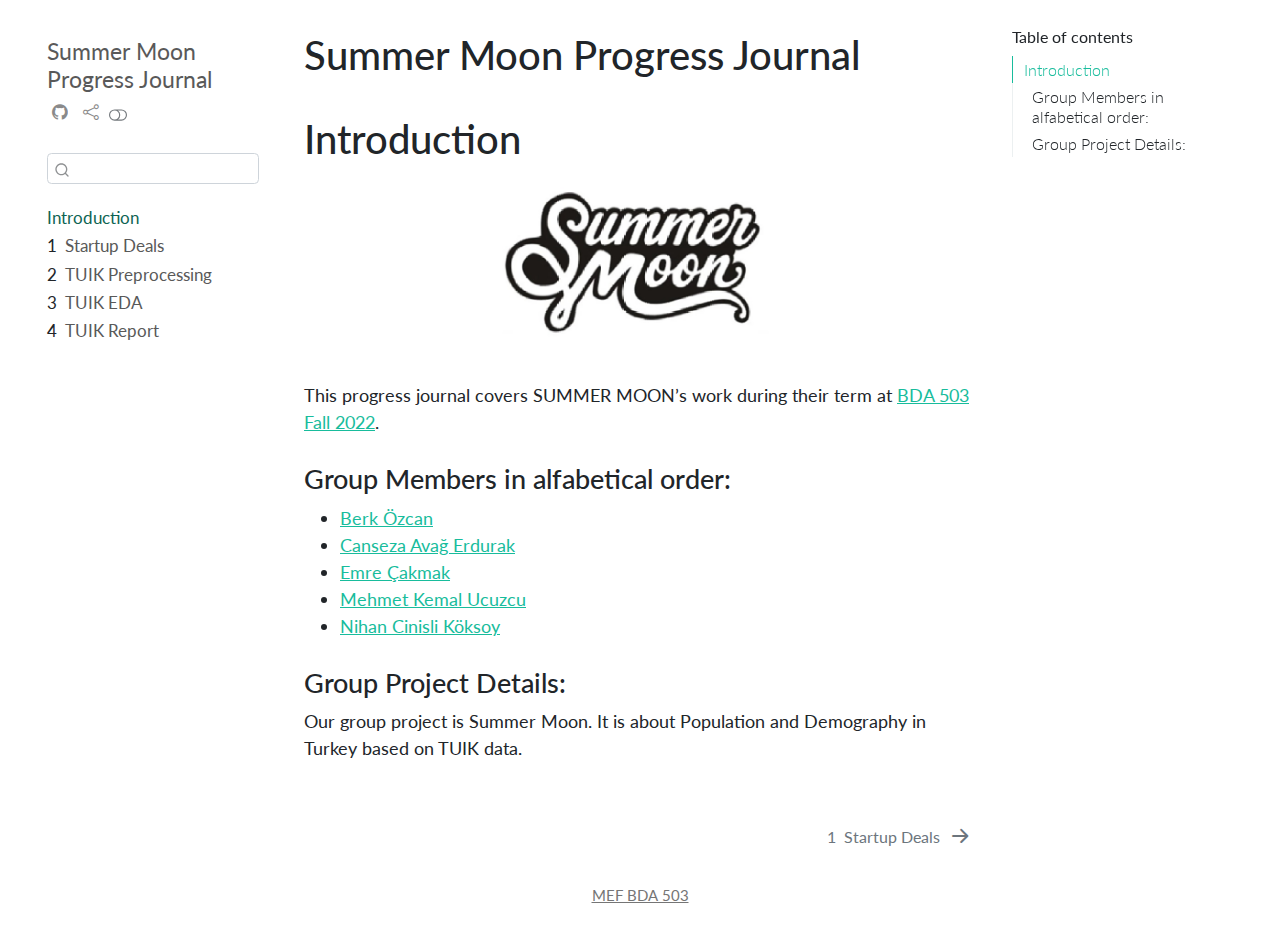
<file: docs/index.html>
<!DOCTYPE html>
<html xmlns="http://www.w3.org/1999/xhtml" lang="en" xml:lang="en"><head>

<meta charset="utf-8">
<meta name="generator" content="quarto-1.1.251">

<meta name="viewport" content="width=device-width, initial-scale=1.0, user-scalable=yes">


<title>Summer Moon Progress Journal</title>
<style>
code{white-space: pre-wrap;}
span.smallcaps{font-variant: small-caps;}
div.columns{display: flex; gap: min(4vw, 1.5em);}
div.column{flex: auto; overflow-x: auto;}
div.hanging-indent{margin-left: 1.5em; text-indent: -1.5em;}
ul.task-list{list-style: none;}
ul.task-list li input[type="checkbox"] {
  width: 0.8em;
  margin: 0 0.8em 0.2em -1.6em;
  vertical-align: middle;
}
</style>


<script src="site_libs/quarto-nav/quarto-nav.js"></script>
<script src="site_libs/quarto-nav/headroom.min.js"></script>
<script src="site_libs/clipboard/clipboard.min.js"></script>
<script src="site_libs/quarto-search/autocomplete.umd.js"></script>
<script src="site_libs/quarto-search/fuse.min.js"></script>
<script src="site_libs/quarto-search/quarto-search.js"></script>
<meta name="quarto:offset" content="./">
<link href="./assignment1.html" rel="next">
<script src="site_libs/quarto-html/quarto.js"></script>
<script src="site_libs/quarto-html/popper.min.js"></script>
<script src="site_libs/quarto-html/tippy.umd.min.js"></script>
<script src="site_libs/quarto-html/anchor.min.js"></script>
<link href="site_libs/quarto-html/tippy.css" rel="stylesheet">
<link href="site_libs/quarto-html/quarto-syntax-highlighting.css" rel="stylesheet" class="quarto-color-scheme" id="quarto-text-highlighting-styles">
<link href="site_libs/quarto-html/quarto-syntax-highlighting-dark.css" rel="prefetch" class="quarto-color-scheme quarto-color-alternate" id="quarto-text-highlighting-styles">
<script src="site_libs/bootstrap/bootstrap.min.js"></script>
<link href="site_libs/bootstrap/bootstrap-icons.css" rel="stylesheet">
<link href="site_libs/bootstrap/bootstrap.min.css" rel="stylesheet" class="quarto-color-scheme" id="quarto-bootstrap" data-mode="light">
<link href="site_libs/bootstrap/bootstrap-dark.min.css" rel="prefetch" class="quarto-color-scheme quarto-color-alternate" id="quarto-bootstrap" data-mode="dark">
<script id="quarto-search-options" type="application/json">{
  "location": "sidebar",
  "copy-button": false,
  "collapse-after": 3,
  "panel-placement": "start",
  "type": "textbox",
  "limit": 20,
  "language": {
    "search-no-results-text": "No results",
    "search-matching-documents-text": "matching documents",
    "search-copy-link-title": "Copy link to search",
    "search-hide-matches-text": "Hide additional matches",
    "search-more-match-text": "more match in this document",
    "search-more-matches-text": "more matches in this document",
    "search-clear-button-title": "Clear",
    "search-detached-cancel-button-title": "Cancel",
    "search-submit-button-title": "Submit"
  }
}</script>


</head>

<body class="nav-sidebar floating">

<div id="quarto-search-results"></div>
  <header id="quarto-header" class="headroom fixed-top">
  <nav class="quarto-secondary-nav" data-bs-toggle="collapse" data-bs-target="#quarto-sidebar" aria-controls="quarto-sidebar" aria-expanded="false" aria-label="Toggle sidebar navigation" onclick="if (window.quartoToggleHeadroom) { window.quartoToggleHeadroom(); }">
    <div class="container-fluid d-flex justify-content-between">
      <h1 class="quarto-secondary-nav-title">Summer Moon Progress Journal</h1>
      <button type="button" class="quarto-btn-toggle btn" aria-label="Show secondary navigation">
        <i class="bi bi-chevron-right"></i>
      </button>
    </div>
  </nav>
</header>
<!-- content -->
<div id="quarto-content" class="quarto-container page-columns page-rows-contents page-layout-article">
<!-- sidebar -->
  <nav id="quarto-sidebar" class="sidebar collapse sidebar-navigation floating overflow-auto">
    <div class="pt-lg-2 mt-2 text-left sidebar-header">
    <div class="sidebar-title mb-0 py-0">
      <a href="./">Summer Moon Progress Journal</a> 
        <div class="sidebar-tools-main tools-wide">
    <a href="https://github.com/pjournal/mef06g-summermoon" title="Source Code" class="sidebar-tool px-1"><i class="bi bi-github"></i></a>
    <a href="" title="Share" id="sidebar-tool-dropdown-0" class="sidebar-tool dropdown-toggle px-1" data-bs-toggle="dropdown" aria-expanded="false"><i class="bi bi-share"></i></a>
    <ul class="dropdown-menu" aria-labelledby="sidebar-tool-dropdown-0">
        <li>
          <a class="dropdown-item sidebar-tools-main-item" href="https://twitter.com/intent/tweet?url=|url|">
            <i class="bi bi-bi-twitter pe-1"></i>
          Twitter
          </a>
        </li>
        <li>
          <a class="dropdown-item sidebar-tools-main-item" href="https://www.facebook.com/sharer/sharer.php?u=|url|">
            <i class="bi bi-bi-facebook pe-1"></i>
          Facebook
          </a>
        </li>
    </ul>
  <a href="" class="quarto-color-scheme-toggle sidebar-tool" onclick="window.quartoToggleColorScheme(); return false;" title="Toggle dark mode"><i class="bi"></i></a>
</div>
    </div>
      </div>
      <div class="mt-2 flex-shrink-0 align-items-center">
        <div class="sidebar-search">
        <div id="quarto-search" class="" title="Search"></div>
        </div>
      </div>
    <div class="sidebar-menu-container"> 
    <ul class="list-unstyled mt-1">
        <li class="sidebar-item">
  <div class="sidebar-item-container"> 
  <a href="./index.html" class="sidebar-item-text sidebar-link active">Introduction</a>
  </div>
</li>
        <li class="sidebar-item">
  <div class="sidebar-item-container"> 
  <a href="./assignment1.html" class="sidebar-item-text sidebar-link"><span class="chapter-number">1</span>&nbsp; <span class="chapter-title">Startup Deals</span></a>
  </div>
</li>
        <li class="sidebar-item">
  <div class="sidebar-item-container"> 
  <a href="./tuik_preprocessing.html" class="sidebar-item-text sidebar-link"><span class="chapter-number">2</span>&nbsp; <span class="chapter-title">TUIK Preprocessing</span></a>
  </div>
</li>
        <li class="sidebar-item">
  <div class="sidebar-item-container"> 
  <a href="./tuik_eda.html" class="sidebar-item-text sidebar-link"><span class="chapter-number">3</span>&nbsp; <span class="chapter-title">TUIK EDA</span></a>
  </div>
</li>
        <li class="sidebar-item">
  <div class="sidebar-item-container"> 
  <a href="./tuik_report.html" class="sidebar-item-text sidebar-link"><span class="chapter-number">4</span>&nbsp; <span class="chapter-title">TUIK Report</span></a>
  </div>
</li>
    </ul>
    </div>
</nav>
<!-- margin-sidebar -->
    <div id="quarto-margin-sidebar" class="sidebar margin-sidebar">
        <nav id="TOC" role="doc-toc" class="toc-active">
    <h2 id="toc-title">Table of contents</h2>
   
  <ul>
  <li><a href="#introduction" id="toc-introduction" class="nav-link active" data-scroll-target="#introduction">Introduction</a>
  <ul class="collapse">
  <li><a href="#group-members-in-alfabetical-order" id="toc-group-members-in-alfabetical-order" class="nav-link" data-scroll-target="#group-members-in-alfabetical-order">Group Members in alfabetical order:</a></li>
  <li><a href="#group-project-details" id="toc-group-project-details" class="nav-link" data-scroll-target="#group-project-details">Group Project Details:</a></li>
  </ul></li>
  </ul>
</nav>
    </div>
<!-- main -->
<main class="content" id="quarto-document-content">

<header id="title-block-header" class="quarto-title-block default">
<div class="quarto-title">
<h1 class="title d-none d-lg-block">Summer Moon Progress Journal</h1>
</div>



<div class="quarto-title-meta">

    
    
  </div>
  

</header>

<section id="introduction" class="level1 unnumbered">
<h1 class="unnumbered">Introduction</h1>
<!-- DO NOT TOUCH THIS PART EXCEPT FILLING YOUR OR YOUR GROUP's NAME -->
<div class="quarto-figure quarto-figure-center">
<figure class="figure">
<p><img src="docs/summermoon.jpg" class="img-fluid figure-img" width="320"></p>
</figure>
</div>
<p>This progress journal covers SUMMER MOON’s work during their term at <a href="https://mef-bda503.github.io/fall22/">BDA 503 Fall 2022</a>.</p>
<section id="group-members-in-alfabetical-order" class="level3">
<h3 class="anchored" data-anchor-id="group-members-in-alfabetical-order">Group Members in alfabetical order:</h3>
<ul>
<li><a href="https://pjournal.github.io/mef06-berkozzcan/">Berk Özcan</a></li>
<li><a href="https://pjournal.github.io/mef06-avagcanseza/">Canseza Avağ Erdurak</a></li>
<li><a href="https://pjournal.github.io/mef06-cakmakem/">Emre Çakmak</a></li>
<li><a href="https://pjournal.github.io/mef06-mekucz/">Mehmet Kemal Ucuzcu</a></li>
<li><a href="https://pjournal.github.io/mef06-nihanck/">Nihan Cinisli Köksoy</a></li>
</ul>
</section>
<section id="group-project-details" class="level3">
<h3 class="anchored" data-anchor-id="group-project-details">Group Project Details:</h3>
<p>Our group project is Summer Moon. It is about Population and Demography in Turkey based on TUIK data.</p>


</section>
</section>

</main> <!-- /main -->
<script id="quarto-html-after-body" type="application/javascript">
window.document.addEventListener("DOMContentLoaded", function (event) {
  const toggleBodyColorMode = (bsSheetEl) => {
    const mode = bsSheetEl.getAttribute("data-mode");
    const bodyEl = window.document.querySelector("body");
    if (mode === "dark") {
      bodyEl.classList.add("quarto-dark");
      bodyEl.classList.remove("quarto-light");
    } else {
      bodyEl.classList.add("quarto-light");
      bodyEl.classList.remove("quarto-dark");
    }
  }
  const toggleBodyColorPrimary = () => {
    const bsSheetEl = window.document.querySelector("link#quarto-bootstrap");
    if (bsSheetEl) {
      toggleBodyColorMode(bsSheetEl);
    }
  }
  toggleBodyColorPrimary();  
  const disableStylesheet = (stylesheets) => {
    for (let i=0; i < stylesheets.length; i++) {
      const stylesheet = stylesheets[i];
      stylesheet.rel = 'prefetch';
    }
  }
  const enableStylesheet = (stylesheets) => {
    for (let i=0; i < stylesheets.length; i++) {
      const stylesheet = stylesheets[i];
      stylesheet.rel = 'stylesheet';
    }
  }
  const manageTransitions = (selector, allowTransitions) => {
    const els = window.document.querySelectorAll(selector);
    for (let i=0; i < els.length; i++) {
      const el = els[i];
      if (allowTransitions) {
        el.classList.remove('notransition');
      } else {
        el.classList.add('notransition');
      }
    }
  }
  const toggleColorMode = (alternate) => {
    // Switch the stylesheets
    const alternateStylesheets = window.document.querySelectorAll('link.quarto-color-scheme.quarto-color-alternate');
    manageTransitions('#quarto-margin-sidebar .nav-link', false);
    if (alternate) {
      enableStylesheet(alternateStylesheets);
      for (const sheetNode of alternateStylesheets) {
        if (sheetNode.id === "quarto-bootstrap") {
          toggleBodyColorMode(sheetNode);
        }
      }
    } else {
      disableStylesheet(alternateStylesheets);
      toggleBodyColorPrimary();
    }
    manageTransitions('#quarto-margin-sidebar .nav-link', true);
    // Switch the toggles
    const toggles = window.document.querySelectorAll('.quarto-color-scheme-toggle');
    for (let i=0; i < toggles.length; i++) {
      const toggle = toggles[i];
      if (toggle) {
        if (alternate) {
          toggle.classList.add("alternate");     
        } else {
          toggle.classList.remove("alternate");
        }
      }
    }
    // Hack to workaround the fact that safari doesn't
    // properly recolor the scrollbar when toggling (#1455)
    if (navigator.userAgent.indexOf('Safari') > 0 && navigator.userAgent.indexOf('Chrome') == -1) {
      manageTransitions("body", false);
      window.scrollTo(0, 1);
      setTimeout(() => {
        window.scrollTo(0, 0);
        manageTransitions("body", true);
      }, 40);  
    }
  }
  const isFileUrl = () => { 
    return window.location.protocol === 'file:';
  }
  const hasAlternateSentinel = () => {  
    let styleSentinel = getColorSchemeSentinel();
    if (styleSentinel !== null) {
      return styleSentinel === "alternate";
    } else {
      return false;
    }
  }
  const setStyleSentinel = (alternate) => {
    const value = alternate ? "alternate" : "default";
    if (!isFileUrl()) {
      window.localStorage.setItem("quarto-color-scheme", value);
    } else {
      localAlternateSentinel = value;
    }
  }
  const getColorSchemeSentinel = () => {
    if (!isFileUrl()) {
      const storageValue = window.localStorage.getItem("quarto-color-scheme");
      return storageValue != null ? storageValue : localAlternateSentinel;
    } else {
      return localAlternateSentinel;
    }
  }
  let localAlternateSentinel = 'default';
  // Dark / light mode switch
  window.quartoToggleColorScheme = () => {
    // Read the current dark / light value 
    let toAlternate = !hasAlternateSentinel();
    toggleColorMode(toAlternate);
    setStyleSentinel(toAlternate);
  };
  // Ensure there is a toggle, if there isn't float one in the top right
  if (window.document.querySelector('.quarto-color-scheme-toggle') === null) {
    const a = window.document.createElement('a');
    a.classList.add('top-right');
    a.classList.add('quarto-color-scheme-toggle');
    a.href = "";
    a.onclick = function() { try { window.quartoToggleColorScheme(); } catch {} return false; };
    const i = window.document.createElement("i");
    i.classList.add('bi');
    a.appendChild(i);
    window.document.body.appendChild(a);
  }
  // Switch to dark mode if need be
  if (hasAlternateSentinel()) {
    toggleColorMode(true);
  } 
  const icon = "";
  const anchorJS = new window.AnchorJS();
  anchorJS.options = {
    placement: 'right',
    icon: icon
  };
  anchorJS.add('.anchored');
  const clipboard = new window.ClipboardJS('.code-copy-button', {
    target: function(trigger) {
      return trigger.previousElementSibling;
    }
  });
  clipboard.on('success', function(e) {
    // button target
    const button = e.trigger;
    // don't keep focus
    button.blur();
    // flash "checked"
    button.classList.add('code-copy-button-checked');
    var currentTitle = button.getAttribute("title");
    button.setAttribute("title", "Copied!");
    setTimeout(function() {
      button.setAttribute("title", currentTitle);
      button.classList.remove('code-copy-button-checked');
    }, 1000);
    // clear code selection
    e.clearSelection();
  });
  function tippyHover(el, contentFn) {
    const config = {
      allowHTML: true,
      content: contentFn,
      maxWidth: 500,
      delay: 100,
      arrow: false,
      appendTo: function(el) {
          return el.parentElement;
      },
      interactive: true,
      interactiveBorder: 10,
      theme: 'quarto',
      placement: 'bottom-start'
    };
    window.tippy(el, config); 
  }
  const noterefs = window.document.querySelectorAll('a[role="doc-noteref"]');
  for (var i=0; i<noterefs.length; i++) {
    const ref = noterefs[i];
    tippyHover(ref, function() {
      // use id or data attribute instead here
      let href = ref.getAttribute('data-footnote-href') || ref.getAttribute('href');
      try { href = new URL(href).hash; } catch {}
      const id = href.replace(/^#\/?/, "");
      const note = window.document.getElementById(id);
      return note.innerHTML;
    });
  }
  var bibliorefs = window.document.querySelectorAll('a[role="doc-biblioref"]');
  for (var i=0; i<bibliorefs.length; i++) {
    const ref = bibliorefs[i];
    const cites = ref.parentNode.getAttribute('data-cites').split(' ');
    tippyHover(ref, function() {
      var popup = window.document.createElement('div');
      cites.forEach(function(cite) {
        var citeDiv = window.document.createElement('div');
        citeDiv.classList.add('hanging-indent');
        citeDiv.classList.add('csl-entry');
        var biblioDiv = window.document.getElementById('ref-' + cite);
        if (biblioDiv) {
          citeDiv.innerHTML = biblioDiv.innerHTML;
        }
        popup.appendChild(citeDiv);
      });
      return popup.innerHTML;
    });
  }
});
</script>
<nav class="page-navigation">
  <div class="nav-page nav-page-previous">
  </div>
  <div class="nav-page nav-page-next">
      <a href="./assignment1.html" class="pagination-link">
        <span class="nav-page-text"><span class="chapter-number">1</span>&nbsp; <span class="chapter-title">Startup Deals</span></span> <i class="bi bi-arrow-right-short"></i>
      </a>
  </div>
</nav>
</div> <!-- /content -->
<footer class="footer">
  <div class="nav-footer">
      <div class="nav-footer-center"><a href="https://mef-bda503.github.io">MEF BDA 503</a></div>
  </div>
</footer>



</body></html>
</file>
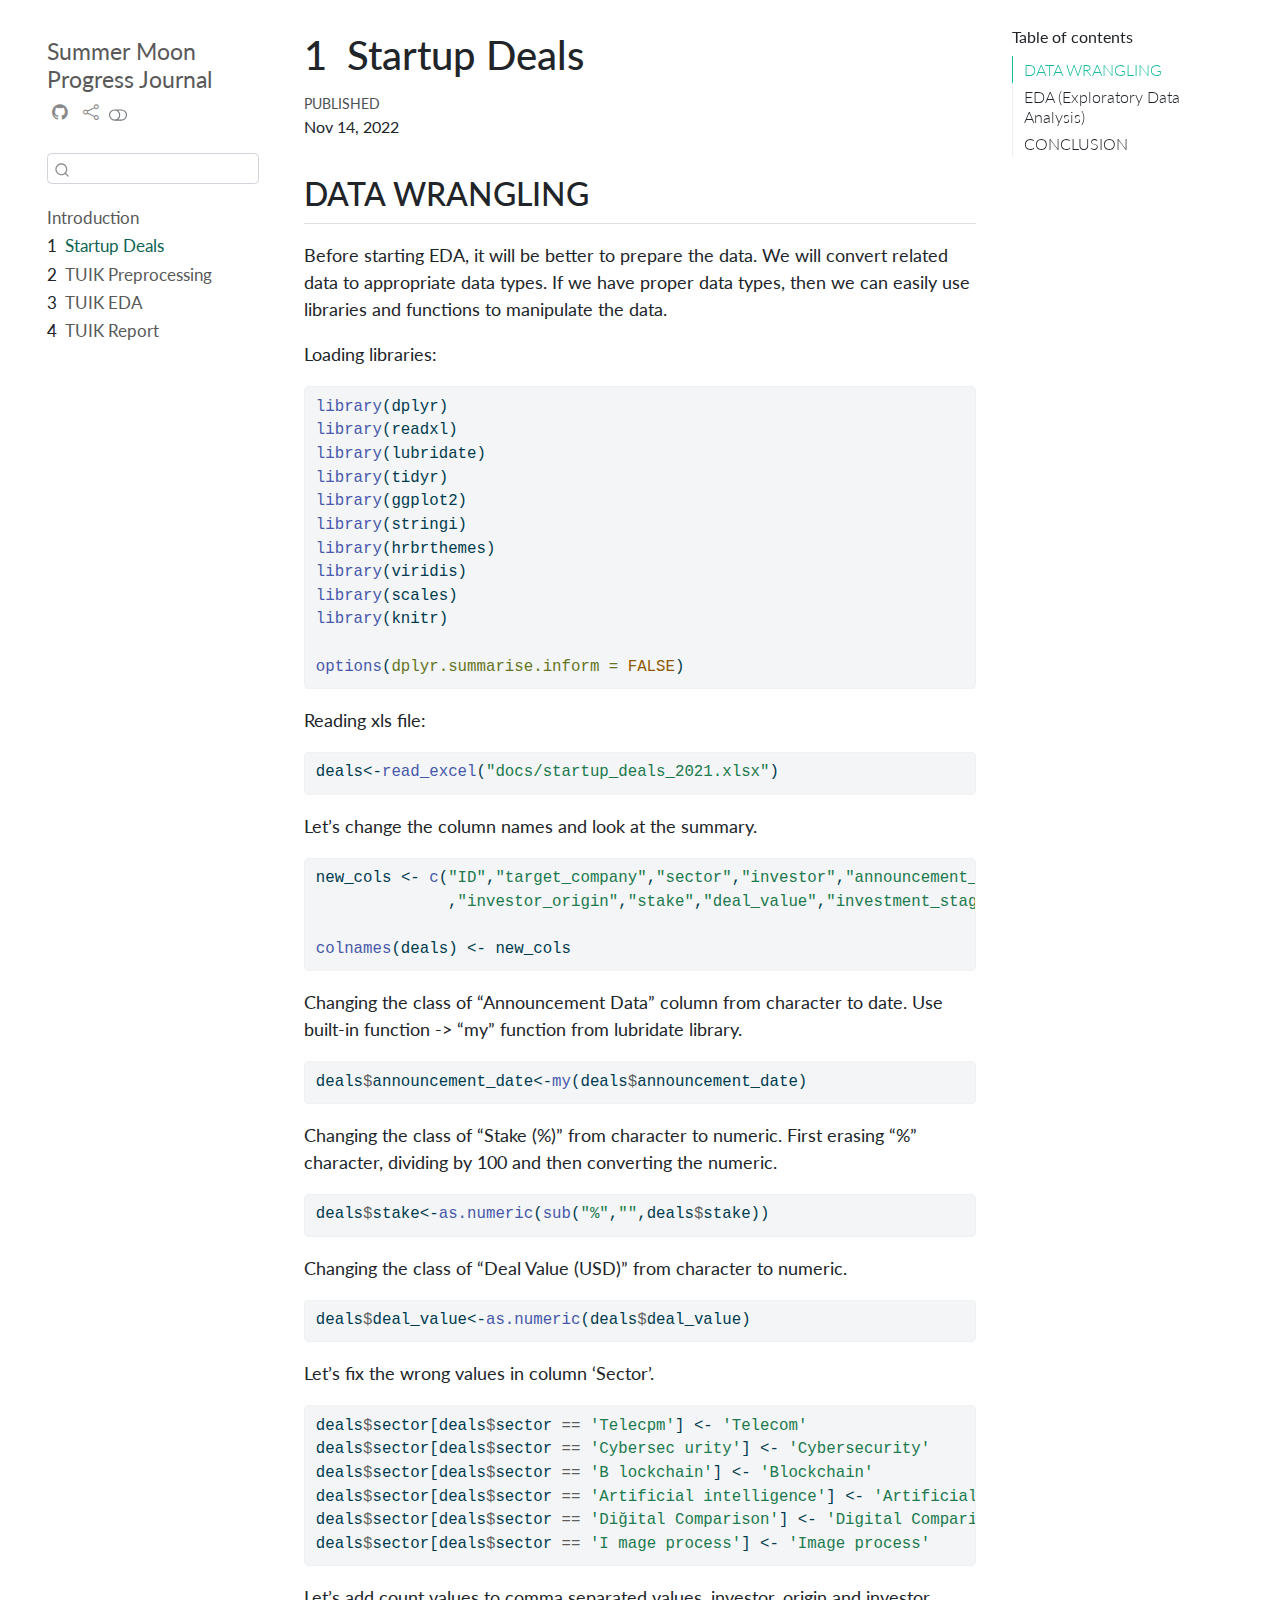
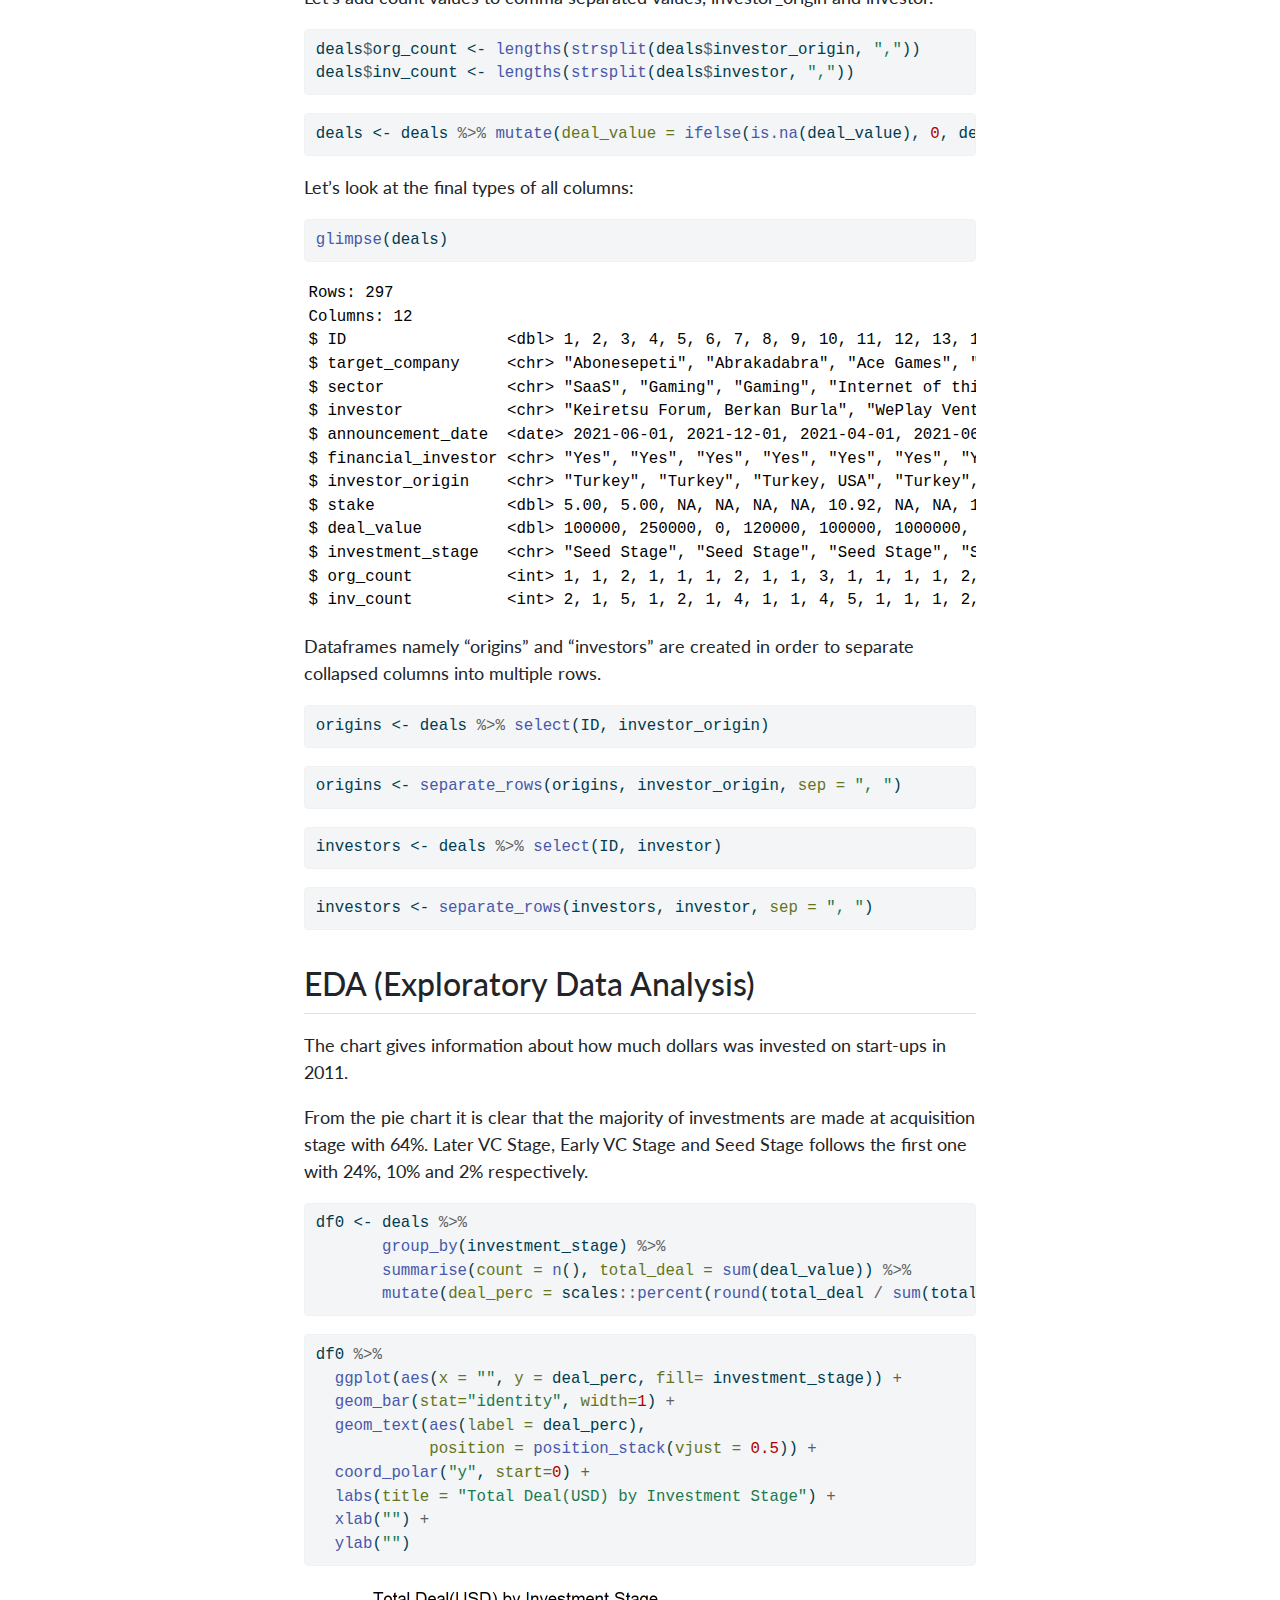
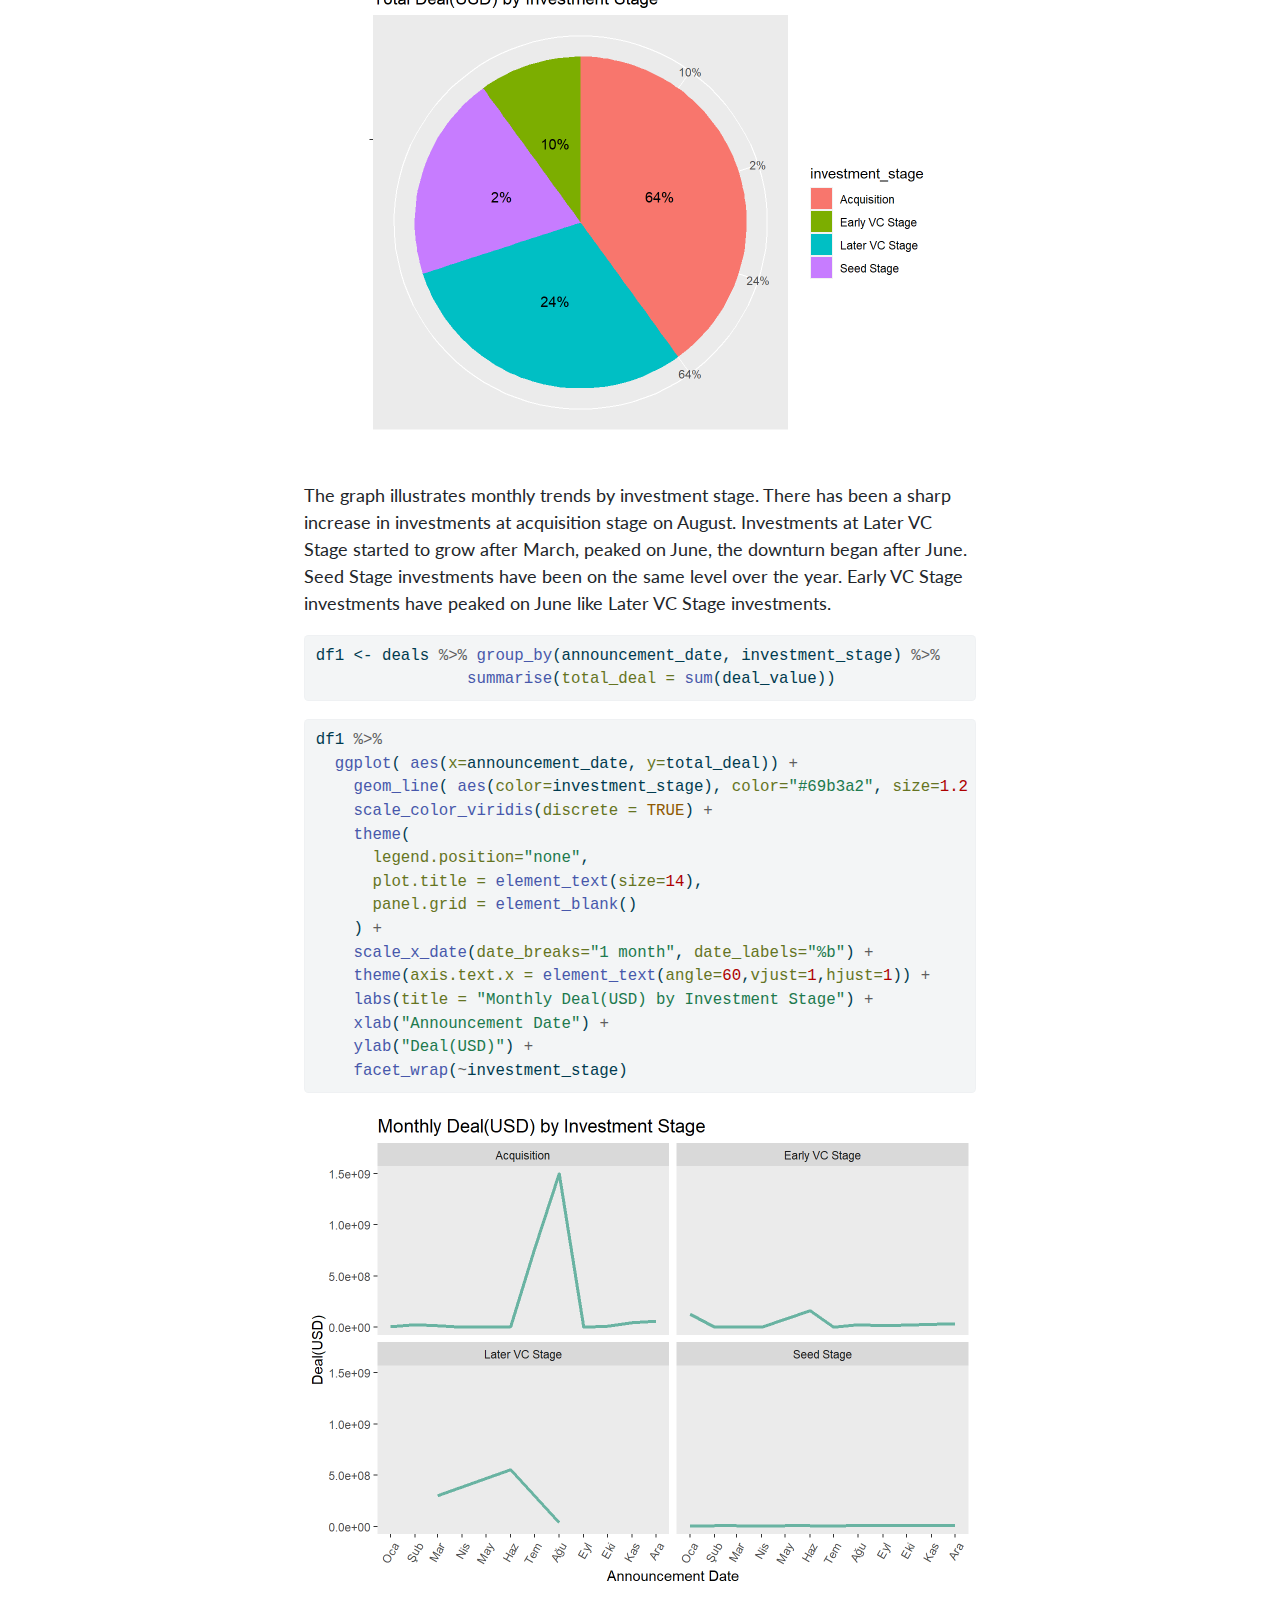
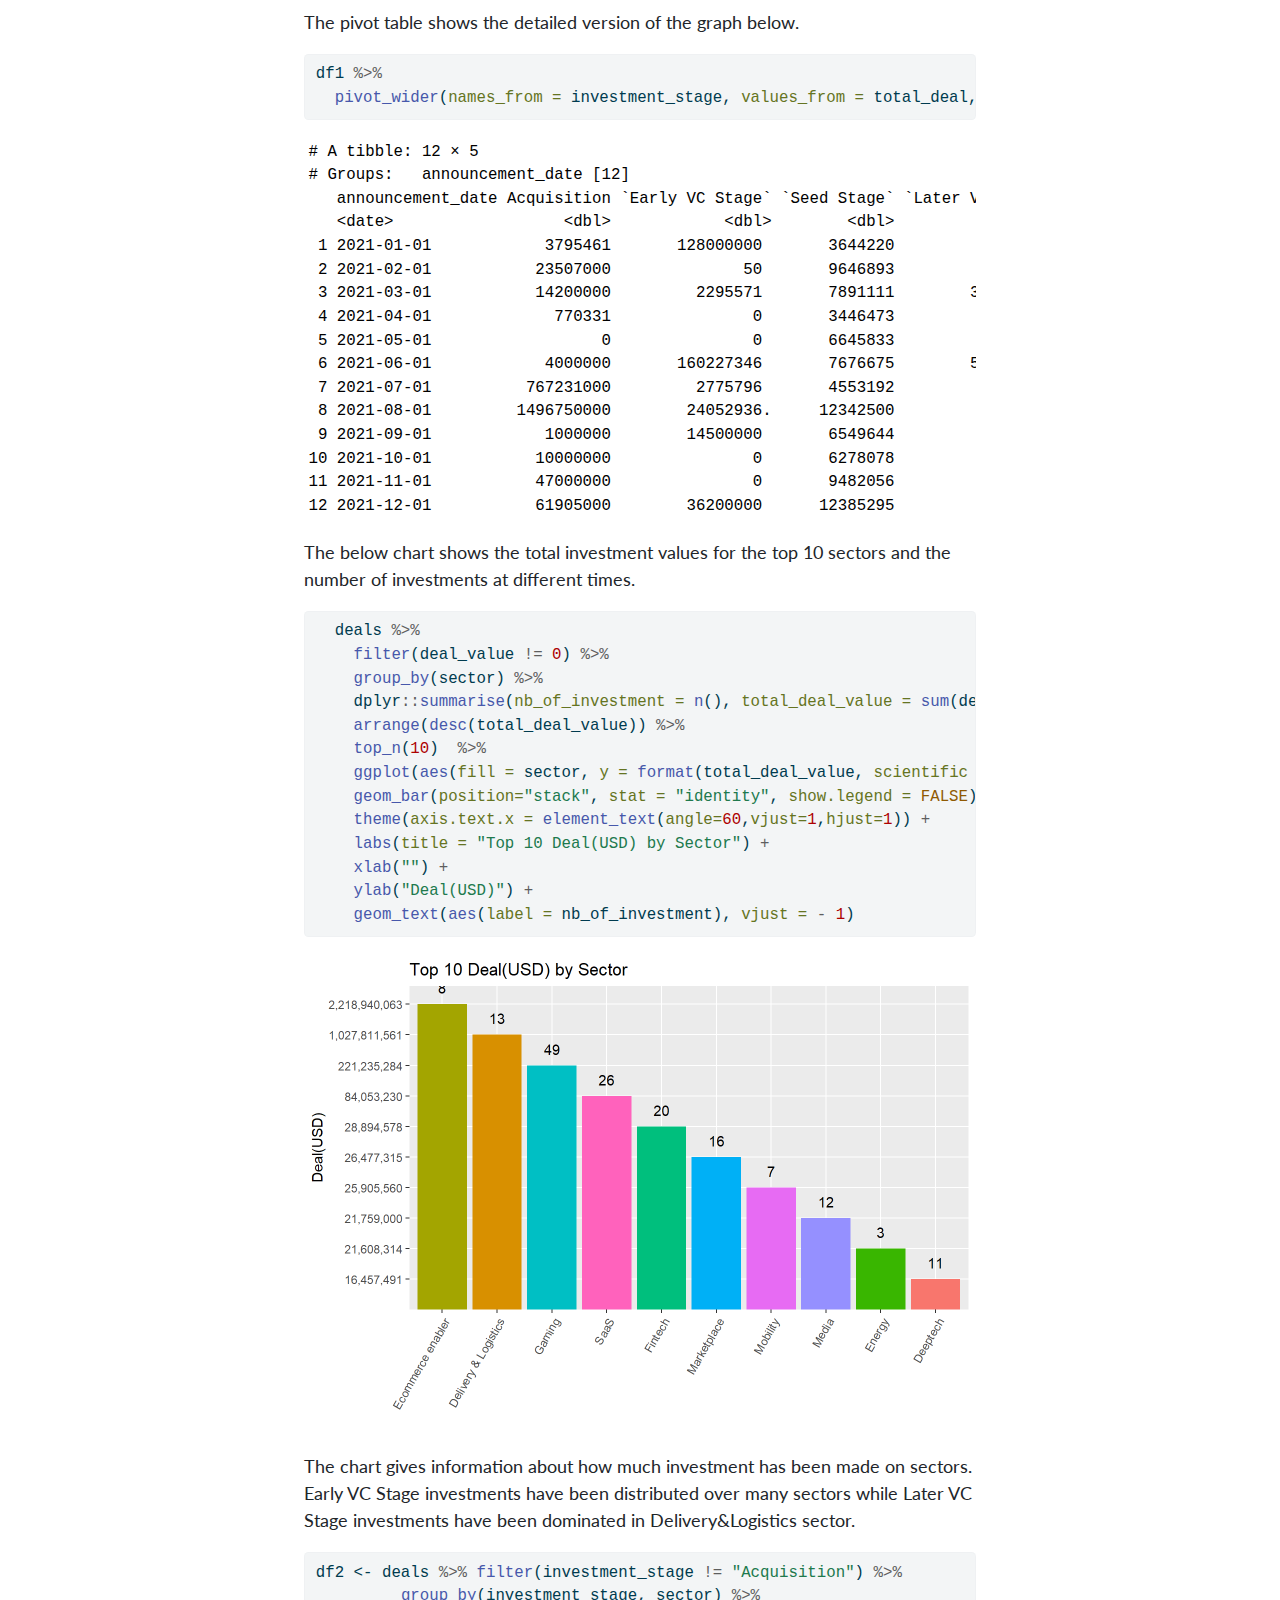
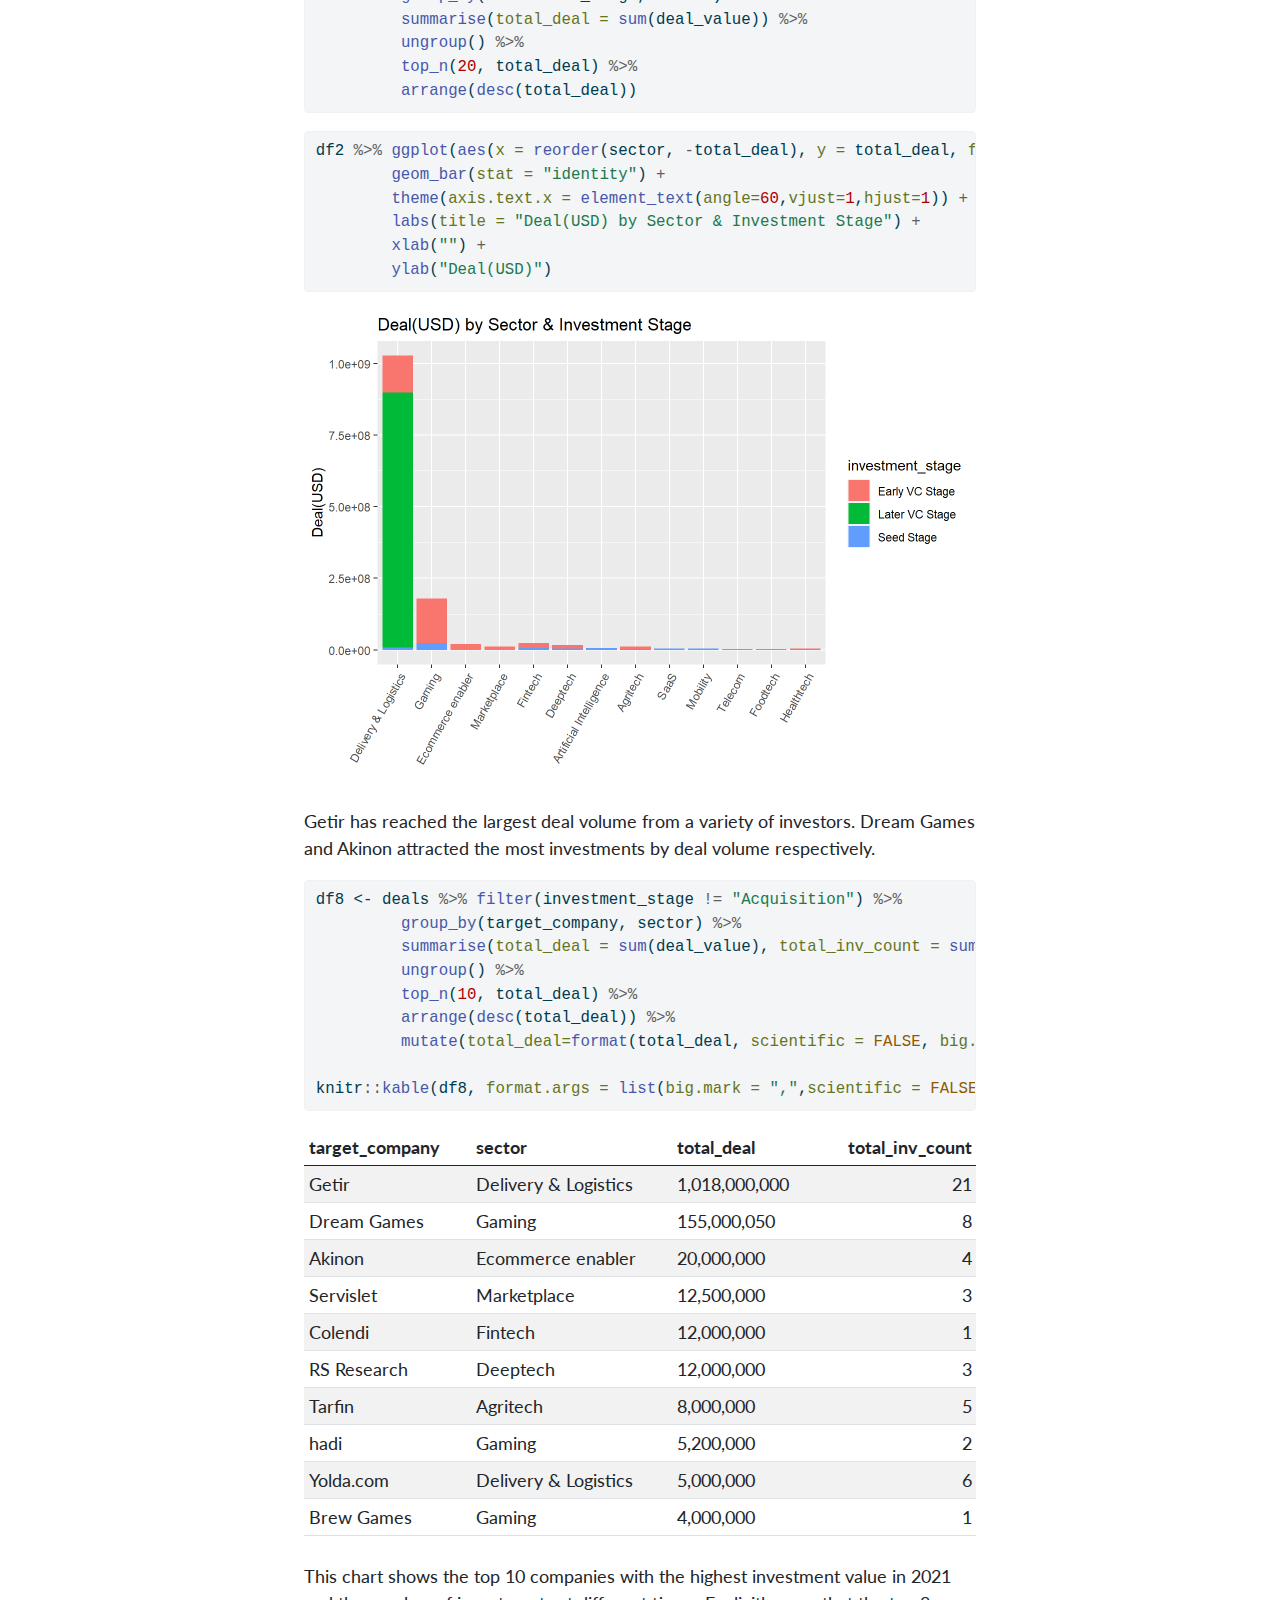
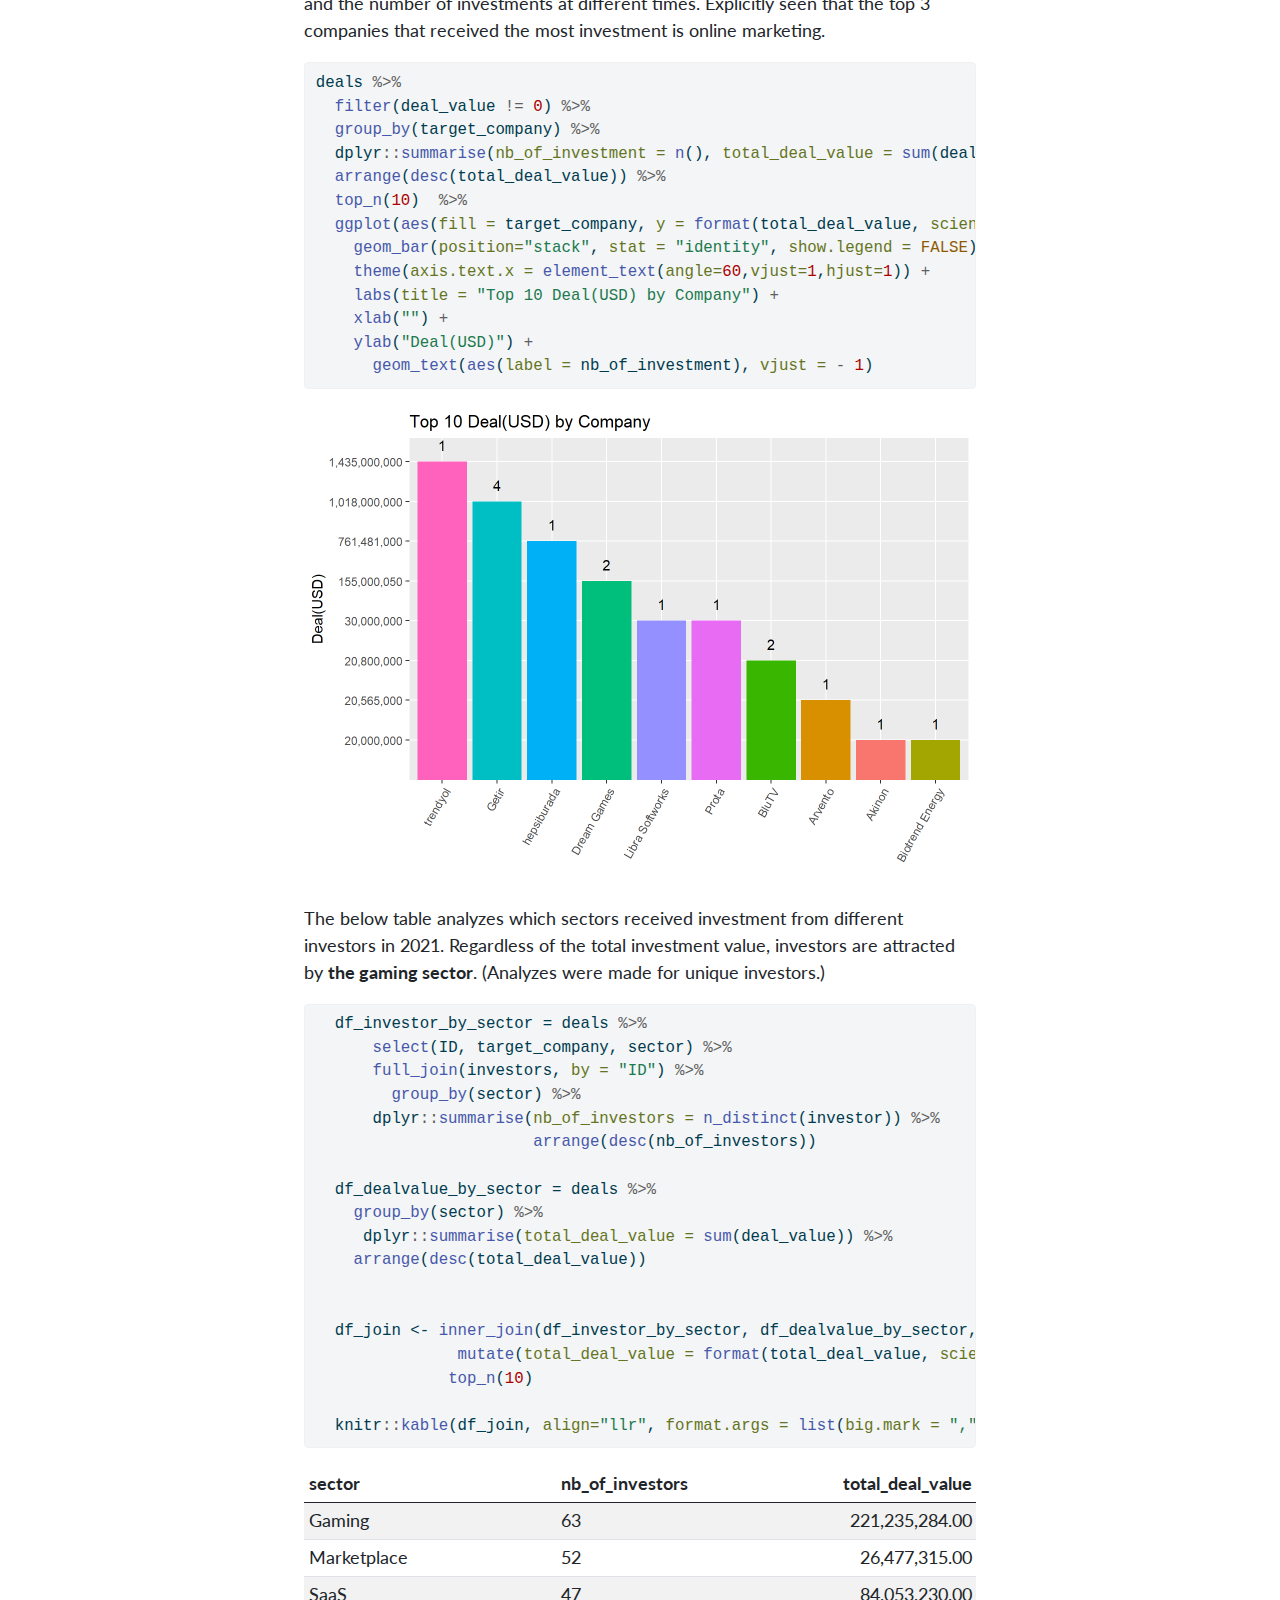
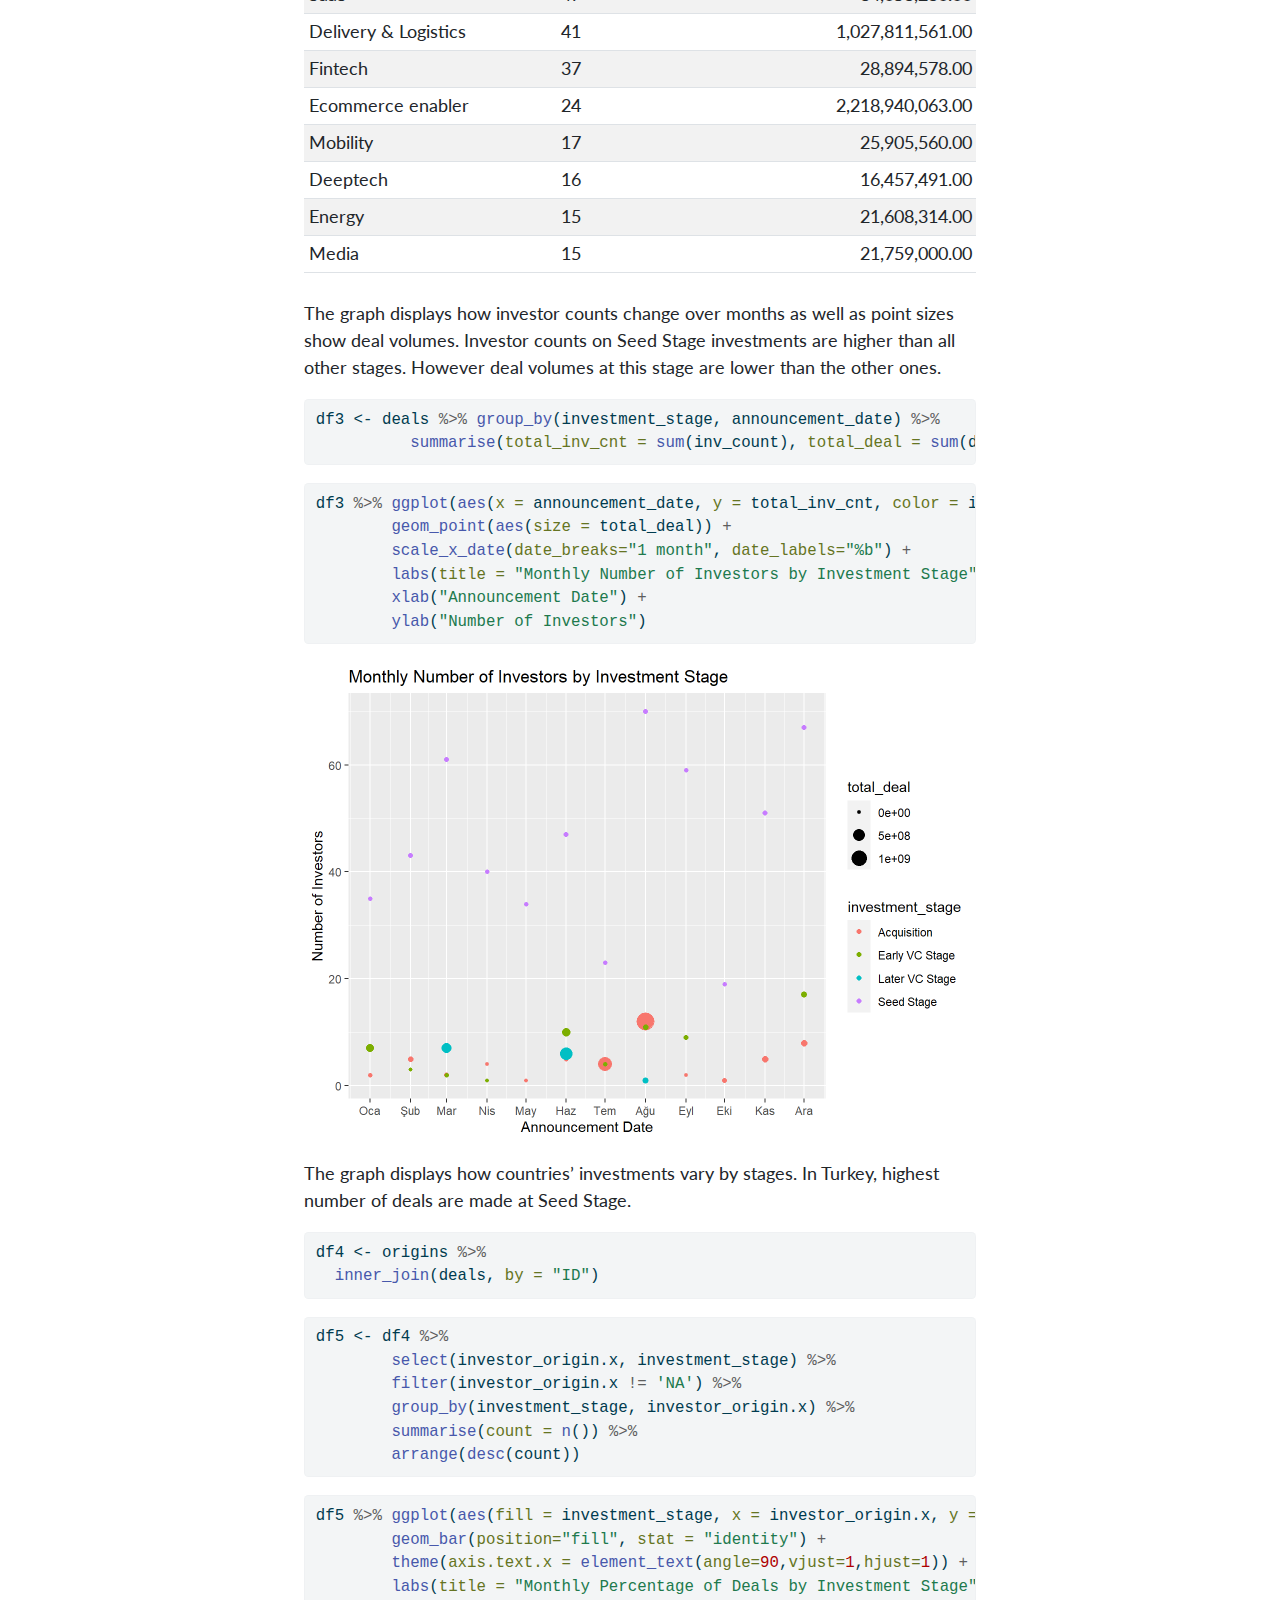
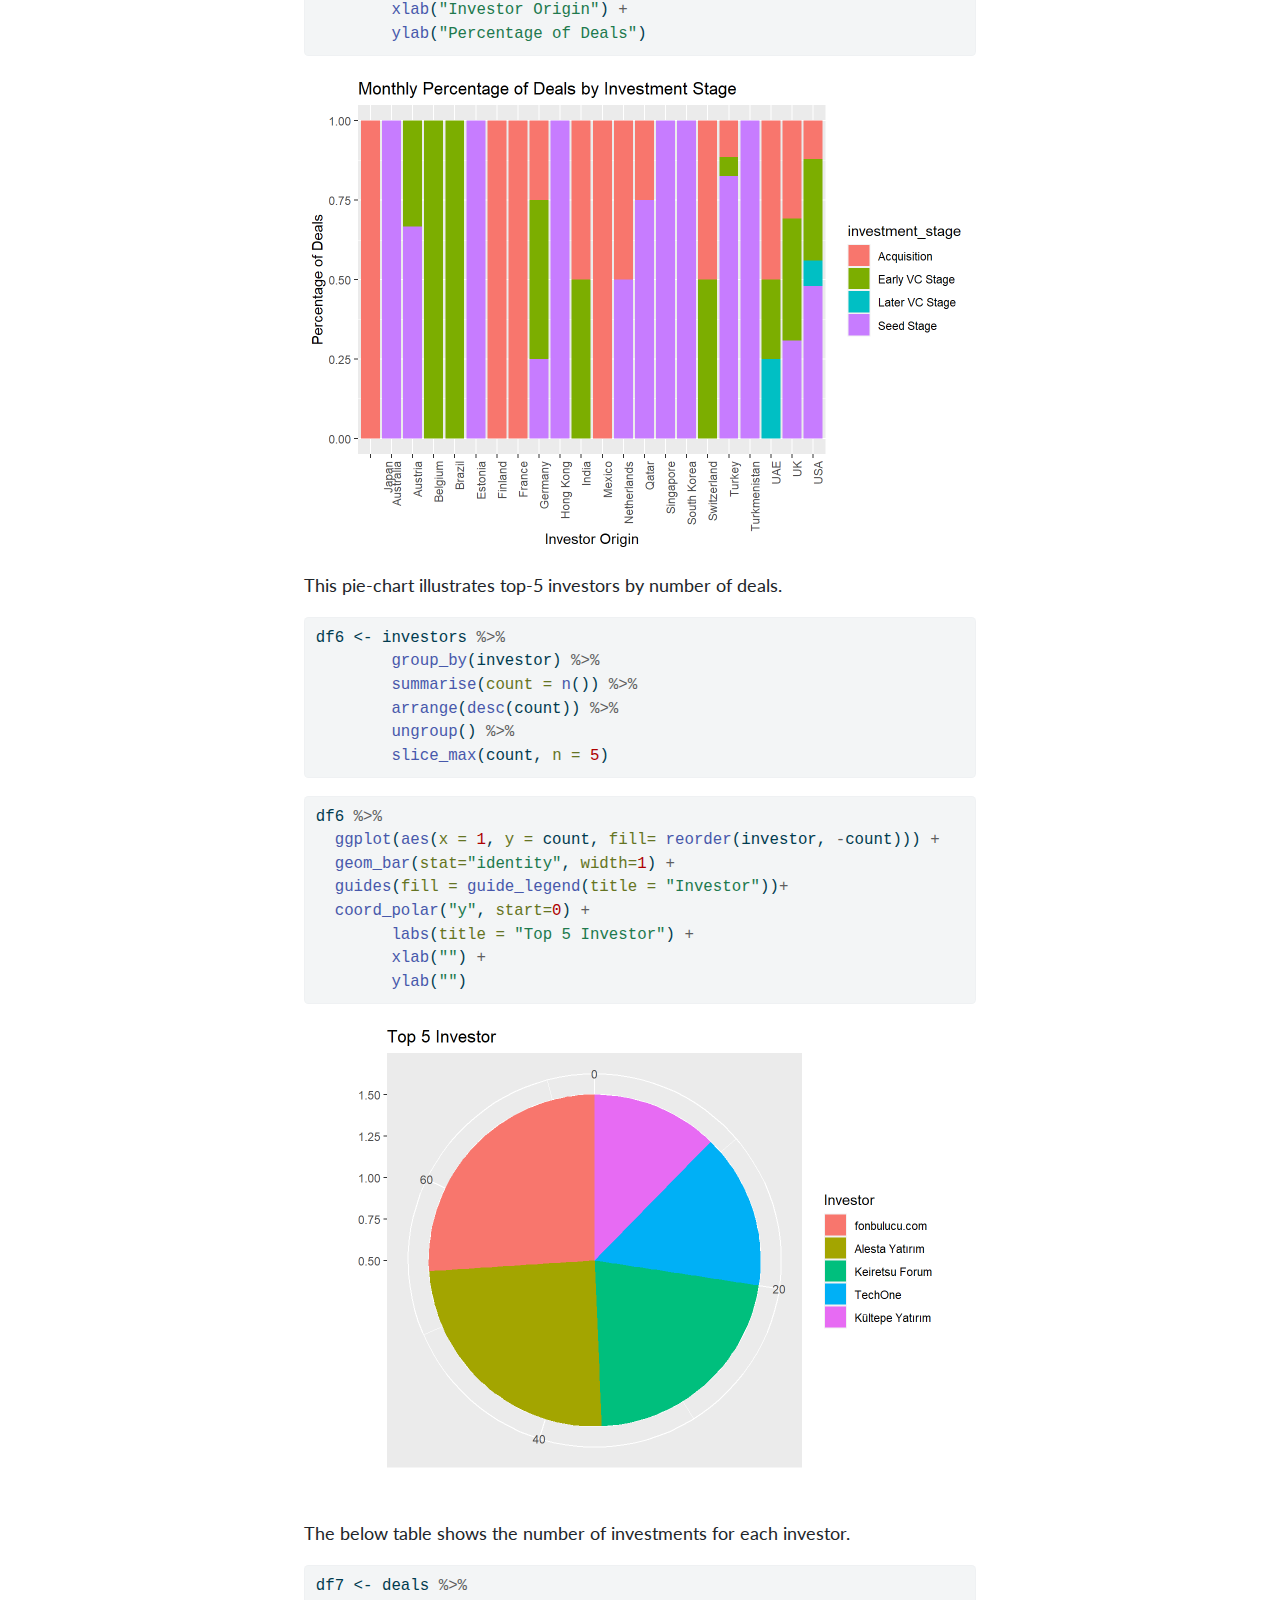
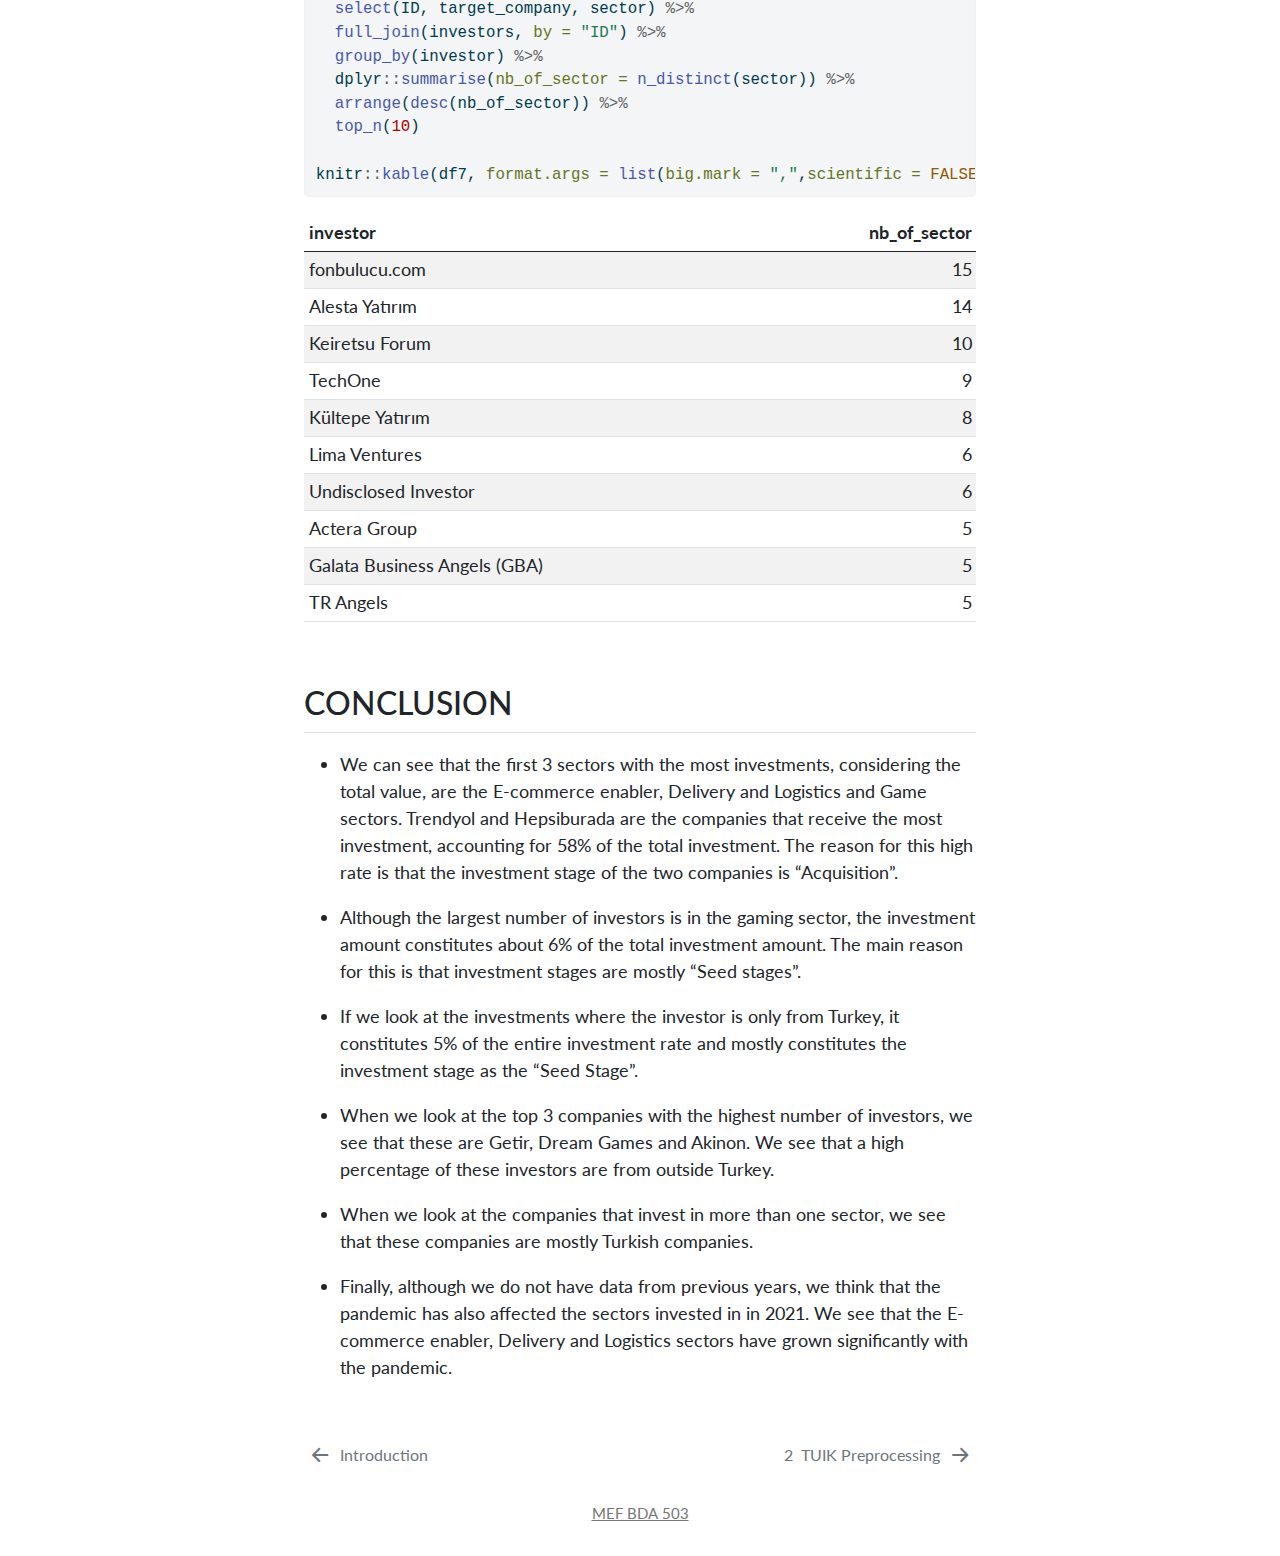
<file: docs/assignment1.html>
<!DOCTYPE html>
<html xmlns="http://www.w3.org/1999/xhtml" lang="en" xml:lang="en"><head>

<meta charset="utf-8">
<meta name="generator" content="quarto-1.1.251">

<meta name="viewport" content="width=device-width, initial-scale=1.0, user-scalable=yes">


<title>Summer Moon Progress Journal - 1&nbsp; Startup Deals</title>
<style>
code{white-space: pre-wrap;}
span.smallcaps{font-variant: small-caps;}
div.columns{display: flex; gap: min(4vw, 1.5em);}
div.column{flex: auto; overflow-x: auto;}
div.hanging-indent{margin-left: 1.5em; text-indent: -1.5em;}
ul.task-list{list-style: none;}
ul.task-list li input[type="checkbox"] {
  width: 0.8em;
  margin: 0 0.8em 0.2em -1.6em;
  vertical-align: middle;
}
pre > code.sourceCode { white-space: pre; position: relative; }
pre > code.sourceCode > span { display: inline-block; line-height: 1.25; }
pre > code.sourceCode > span:empty { height: 1.2em; }
.sourceCode { overflow: visible; }
code.sourceCode > span { color: inherit; text-decoration: inherit; }
div.sourceCode { margin: 1em 0; }
pre.sourceCode { margin: 0; }
@media screen {
div.sourceCode { overflow: auto; }
}
@media print {
pre > code.sourceCode { white-space: pre-wrap; }
pre > code.sourceCode > span { text-indent: -5em; padding-left: 5em; }
}
pre.numberSource code
  { counter-reset: source-line 0; }
pre.numberSource code > span
  { position: relative; left: -4em; counter-increment: source-line; }
pre.numberSource code > span > a:first-child::before
  { content: counter(source-line);
    position: relative; left: -1em; text-align: right; vertical-align: baseline;
    border: none; display: inline-block;
    -webkit-touch-callout: none; -webkit-user-select: none;
    -khtml-user-select: none; -moz-user-select: none;
    -ms-user-select: none; user-select: none;
    padding: 0 4px; width: 4em;
    color: #aaaaaa;
  }
pre.numberSource { margin-left: 3em; border-left: 1px solid #aaaaaa;  padding-left: 4px; }
div.sourceCode
  {   }
@media screen {
pre > code.sourceCode > span > a:first-child::before { text-decoration: underline; }
}
code span.al { color: #ff0000; font-weight: bold; } /* Alert */
code span.an { color: #60a0b0; font-weight: bold; font-style: italic; } /* Annotation */
code span.at { color: #7d9029; } /* Attribute */
code span.bn { color: #40a070; } /* BaseN */
code span.bu { color: #008000; } /* BuiltIn */
code span.cf { color: #007020; font-weight: bold; } /* ControlFlow */
code span.ch { color: #4070a0; } /* Char */
code span.cn { color: #880000; } /* Constant */
code span.co { color: #60a0b0; font-style: italic; } /* Comment */
code span.cv { color: #60a0b0; font-weight: bold; font-style: italic; } /* CommentVar */
code span.do { color: #ba2121; font-style: italic; } /* Documentation */
code span.dt { color: #902000; } /* DataType */
code span.dv { color: #40a070; } /* DecVal */
code span.er { color: #ff0000; font-weight: bold; } /* Error */
code span.ex { } /* Extension */
code span.fl { color: #40a070; } /* Float */
code span.fu { color: #06287e; } /* Function */
code span.im { color: #008000; font-weight: bold; } /* Import */
code span.in { color: #60a0b0; font-weight: bold; font-style: italic; } /* Information */
code span.kw { color: #007020; font-weight: bold; } /* Keyword */
code span.op { color: #666666; } /* Operator */
code span.ot { color: #007020; } /* Other */
code span.pp { color: #bc7a00; } /* Preprocessor */
code span.sc { color: #4070a0; } /* SpecialChar */
code span.ss { color: #bb6688; } /* SpecialString */
code span.st { color: #4070a0; } /* String */
code span.va { color: #19177c; } /* Variable */
code span.vs { color: #4070a0; } /* VerbatimString */
code span.wa { color: #60a0b0; font-weight: bold; font-style: italic; } /* Warning */
</style>


<script src="site_libs/quarto-nav/quarto-nav.js"></script>
<script src="site_libs/quarto-nav/headroom.min.js"></script>
<script src="site_libs/clipboard/clipboard.min.js"></script>
<script src="site_libs/quarto-search/autocomplete.umd.js"></script>
<script src="site_libs/quarto-search/fuse.min.js"></script>
<script src="site_libs/quarto-search/quarto-search.js"></script>
<meta name="quarto:offset" content="./">
<link href="./tuik_preprocessing.html" rel="next">
<link href="./index.html" rel="prev">
<script src="site_libs/quarto-html/quarto.js"></script>
<script src="site_libs/quarto-html/popper.min.js"></script>
<script src="site_libs/quarto-html/tippy.umd.min.js"></script>
<script src="site_libs/quarto-html/anchor.min.js"></script>
<link href="site_libs/quarto-html/tippy.css" rel="stylesheet">
<link href="site_libs/quarto-html/quarto-syntax-highlighting.css" rel="stylesheet" class="quarto-color-scheme" id="quarto-text-highlighting-styles">
<link href="site_libs/quarto-html/quarto-syntax-highlighting-dark.css" rel="prefetch" class="quarto-color-scheme quarto-color-alternate" id="quarto-text-highlighting-styles">
<script src="site_libs/bootstrap/bootstrap.min.js"></script>
<link href="site_libs/bootstrap/bootstrap-icons.css" rel="stylesheet">
<link href="site_libs/bootstrap/bootstrap.min.css" rel="stylesheet" class="quarto-color-scheme" id="quarto-bootstrap" data-mode="light">
<link href="site_libs/bootstrap/bootstrap-dark.min.css" rel="prefetch" class="quarto-color-scheme quarto-color-alternate" id="quarto-bootstrap" data-mode="dark">
<script id="quarto-search-options" type="application/json">{
  "location": "sidebar",
  "copy-button": false,
  "collapse-after": 3,
  "panel-placement": "start",
  "type": "textbox",
  "limit": 20,
  "language": {
    "search-no-results-text": "No results",
    "search-matching-documents-text": "matching documents",
    "search-copy-link-title": "Copy link to search",
    "search-hide-matches-text": "Hide additional matches",
    "search-more-match-text": "more match in this document",
    "search-more-matches-text": "more matches in this document",
    "search-clear-button-title": "Clear",
    "search-detached-cancel-button-title": "Cancel",
    "search-submit-button-title": "Submit"
  }
}</script>


</head>

<body class="nav-sidebar floating">

<div id="quarto-search-results"></div>
  <header id="quarto-header" class="headroom fixed-top">
  <nav class="quarto-secondary-nav" data-bs-toggle="collapse" data-bs-target="#quarto-sidebar" aria-controls="quarto-sidebar" aria-expanded="false" aria-label="Toggle sidebar navigation" onclick="if (window.quartoToggleHeadroom) { window.quartoToggleHeadroom(); }">
    <div class="container-fluid d-flex justify-content-between">
      <h1 class="quarto-secondary-nav-title"><span class="chapter-number">1</span>&nbsp; <span class="chapter-title">Startup Deals</span></h1>
      <button type="button" class="quarto-btn-toggle btn" aria-label="Show secondary navigation">
        <i class="bi bi-chevron-right"></i>
      </button>
    </div>
  </nav>
</header>
<!-- content -->
<div id="quarto-content" class="quarto-container page-columns page-rows-contents page-layout-article">
<!-- sidebar -->
  <nav id="quarto-sidebar" class="sidebar collapse sidebar-navigation floating overflow-auto">
    <div class="pt-lg-2 mt-2 text-left sidebar-header">
    <div class="sidebar-title mb-0 py-0">
      <a href="./">Summer Moon Progress Journal</a> 
        <div class="sidebar-tools-main tools-wide">
    <a href="https://github.com/pjournal/mef06g-summermoon" title="Source Code" class="sidebar-tool px-1"><i class="bi bi-github"></i></a>
    <a href="" title="Share" id="sidebar-tool-dropdown-0" class="sidebar-tool dropdown-toggle px-1" data-bs-toggle="dropdown" aria-expanded="false"><i class="bi bi-share"></i></a>
    <ul class="dropdown-menu" aria-labelledby="sidebar-tool-dropdown-0">
        <li>
          <a class="dropdown-item sidebar-tools-main-item" href="https://twitter.com/intent/tweet?url=|url|">
            <i class="bi bi-bi-twitter pe-1"></i>
          Twitter
          </a>
        </li>
        <li>
          <a class="dropdown-item sidebar-tools-main-item" href="https://www.facebook.com/sharer/sharer.php?u=|url|">
            <i class="bi bi-bi-facebook pe-1"></i>
          Facebook
          </a>
        </li>
    </ul>
  <a href="" class="quarto-color-scheme-toggle sidebar-tool" onclick="window.quartoToggleColorScheme(); return false;" title="Toggle dark mode"><i class="bi"></i></a>
</div>
    </div>
      </div>
      <div class="mt-2 flex-shrink-0 align-items-center">
        <div class="sidebar-search">
        <div id="quarto-search" class="" title="Search"></div>
        </div>
      </div>
    <div class="sidebar-menu-container"> 
    <ul class="list-unstyled mt-1">
        <li class="sidebar-item">
  <div class="sidebar-item-container"> 
  <a href="./index.html" class="sidebar-item-text sidebar-link">Introduction</a>
  </div>
</li>
        <li class="sidebar-item">
  <div class="sidebar-item-container"> 
  <a href="./assignment1.html" class="sidebar-item-text sidebar-link active"><span class="chapter-number">1</span>&nbsp; <span class="chapter-title">Startup Deals</span></a>
  </div>
</li>
        <li class="sidebar-item">
  <div class="sidebar-item-container"> 
  <a href="./tuik_preprocessing.html" class="sidebar-item-text sidebar-link"><span class="chapter-number">2</span>&nbsp; <span class="chapter-title">TUIK Preprocessing</span></a>
  </div>
</li>
        <li class="sidebar-item">
  <div class="sidebar-item-container"> 
  <a href="./tuik_eda.html" class="sidebar-item-text sidebar-link"><span class="chapter-number">3</span>&nbsp; <span class="chapter-title">TUIK EDA</span></a>
  </div>
</li>
        <li class="sidebar-item">
  <div class="sidebar-item-container"> 
  <a href="./tuik_report.html" class="sidebar-item-text sidebar-link"><span class="chapter-number">4</span>&nbsp; <span class="chapter-title">TUIK Report</span></a>
  </div>
</li>
    </ul>
    </div>
</nav>
<!-- margin-sidebar -->
    <div id="quarto-margin-sidebar" class="sidebar margin-sidebar">
        <nav id="TOC" role="doc-toc" class="toc-active">
    <h2 id="toc-title">Table of contents</h2>
   
  <ul>
  <li><a href="#data-wrangling" id="toc-data-wrangling" class="nav-link active" data-scroll-target="#data-wrangling">DATA WRANGLING</a></li>
  <li><a href="#eda-exploratory-data-analysis" id="toc-eda-exploratory-data-analysis" class="nav-link" data-scroll-target="#eda-exploratory-data-analysis">EDA (Exploratory Data Analysis)</a></li>
  <li><a href="#conclusion" id="toc-conclusion" class="nav-link" data-scroll-target="#conclusion">CONCLUSION</a></li>
  </ul>
</nav>
    </div>
<!-- main -->
<main class="content" id="quarto-document-content">

<header id="title-block-header" class="quarto-title-block default">
<div class="quarto-title">
<h1 class="title d-none d-lg-block"><span class="chapter-number">1</span>&nbsp; <span class="chapter-title">Startup Deals</span></h1>
</div>



<div class="quarto-title-meta">

    
    <div>
    <div class="quarto-title-meta-heading">Published</div>
    <div class="quarto-title-meta-contents">
      <p class="date">Nov 14, 2022</p>
    </div>
  </div>
    
  </div>
  

</header>

<section id="data-wrangling" class="level2">
<h2 class="anchored" data-anchor-id="data-wrangling">DATA WRANGLING</h2>
<p>Before starting EDA, it will be better to prepare the data. We will convert related data to appropriate data types. If we have proper data types, then we can easily use libraries and functions to manipulate the data.</p>
<p>Loading libraries:</p>
<div class="cell">
<div class="sourceCode cell-code" id="cb1"><pre class="sourceCode r code-with-copy"><code class="sourceCode r"><span id="cb1-1"><a href="#cb1-1" aria-hidden="true" tabindex="-1"></a><span class="fu">library</span>(dplyr)</span>
<span id="cb1-2"><a href="#cb1-2" aria-hidden="true" tabindex="-1"></a><span class="fu">library</span>(readxl)</span>
<span id="cb1-3"><a href="#cb1-3" aria-hidden="true" tabindex="-1"></a><span class="fu">library</span>(lubridate)</span>
<span id="cb1-4"><a href="#cb1-4" aria-hidden="true" tabindex="-1"></a><span class="fu">library</span>(tidyr)</span>
<span id="cb1-5"><a href="#cb1-5" aria-hidden="true" tabindex="-1"></a><span class="fu">library</span>(ggplot2)</span>
<span id="cb1-6"><a href="#cb1-6" aria-hidden="true" tabindex="-1"></a><span class="fu">library</span>(stringi)</span>
<span id="cb1-7"><a href="#cb1-7" aria-hidden="true" tabindex="-1"></a><span class="fu">library</span>(hrbrthemes)</span>
<span id="cb1-8"><a href="#cb1-8" aria-hidden="true" tabindex="-1"></a><span class="fu">library</span>(viridis)</span>
<span id="cb1-9"><a href="#cb1-9" aria-hidden="true" tabindex="-1"></a><span class="fu">library</span>(scales)</span>
<span id="cb1-10"><a href="#cb1-10" aria-hidden="true" tabindex="-1"></a><span class="fu">library</span>(knitr)</span>
<span id="cb1-11"><a href="#cb1-11" aria-hidden="true" tabindex="-1"></a></span>
<span id="cb1-12"><a href="#cb1-12" aria-hidden="true" tabindex="-1"></a><span class="fu">options</span>(<span class="at">dplyr.summarise.inform =</span> <span class="cn">FALSE</span>)</span></code><button title="Copy to Clipboard" class="code-copy-button"><i class="bi"></i></button></pre></div>
</div>
<p>Reading xls file:</p>
<div class="cell">
<div class="sourceCode cell-code" id="cb2"><pre class="sourceCode r code-with-copy"><code class="sourceCode r"><span id="cb2-1"><a href="#cb2-1" aria-hidden="true" tabindex="-1"></a>deals<span class="ot">&lt;-</span><span class="fu">read_excel</span>(<span class="st">"docs/startup_deals_2021.xlsx"</span>)</span></code><button title="Copy to Clipboard" class="code-copy-button"><i class="bi"></i></button></pre></div>
</div>
<p>Let’s change the column names and look at the summary.</p>
<div class="cell">
<div class="sourceCode cell-code" id="cb3"><pre class="sourceCode r code-with-copy"><code class="sourceCode r"><span id="cb3-1"><a href="#cb3-1" aria-hidden="true" tabindex="-1"></a>new_cols <span class="ot">&lt;-</span> <span class="fu">c</span>(<span class="st">"ID"</span>,<span class="st">"target_company"</span>,<span class="st">"sector"</span>,<span class="st">"investor"</span>,<span class="st">"announcement_date"</span>,<span class="st">"financial_investor"</span></span>
<span id="cb3-2"><a href="#cb3-2" aria-hidden="true" tabindex="-1"></a>              ,<span class="st">"investor_origin"</span>,<span class="st">"stake"</span>,<span class="st">"deal_value"</span>,<span class="st">"investment_stage"</span>)</span>
<span id="cb3-3"><a href="#cb3-3" aria-hidden="true" tabindex="-1"></a></span>
<span id="cb3-4"><a href="#cb3-4" aria-hidden="true" tabindex="-1"></a><span class="fu">colnames</span>(deals) <span class="ot">&lt;-</span> new_cols</span></code><button title="Copy to Clipboard" class="code-copy-button"><i class="bi"></i></button></pre></div>
</div>
<p>Changing the class of “Announcement Data” column from character to date. Use built-in function -&gt; “my” function from lubridate library.</p>
<div class="cell">
<div class="sourceCode cell-code" id="cb4"><pre class="sourceCode r code-with-copy"><code class="sourceCode r"><span id="cb4-1"><a href="#cb4-1" aria-hidden="true" tabindex="-1"></a>deals<span class="sc">$</span>announcement_date<span class="ot">&lt;-</span><span class="fu">my</span>(deals<span class="sc">$</span>announcement_date)</span></code><button title="Copy to Clipboard" class="code-copy-button"><i class="bi"></i></button></pre></div>
</div>
<p>Changing the class of “Stake (%)” from character to numeric. First erasing “%” character, dividing by 100 and then converting the numeric.</p>
<div class="cell">
<div class="sourceCode cell-code" id="cb5"><pre class="sourceCode r code-with-copy"><code class="sourceCode r"><span id="cb5-1"><a href="#cb5-1" aria-hidden="true" tabindex="-1"></a>deals<span class="sc">$</span>stake<span class="ot">&lt;-</span><span class="fu">as.numeric</span>(<span class="fu">sub</span>(<span class="st">"%"</span>,<span class="st">""</span>,deals<span class="sc">$</span>stake))</span></code><button title="Copy to Clipboard" class="code-copy-button"><i class="bi"></i></button></pre></div>
</div>
<p>Changing the class of “Deal Value (USD)” from character to numeric.</p>
<div class="cell">
<div class="sourceCode cell-code" id="cb6"><pre class="sourceCode r code-with-copy"><code class="sourceCode r"><span id="cb6-1"><a href="#cb6-1" aria-hidden="true" tabindex="-1"></a>deals<span class="sc">$</span>deal_value<span class="ot">&lt;-</span><span class="fu">as.numeric</span>(deals<span class="sc">$</span>deal_value)</span></code><button title="Copy to Clipboard" class="code-copy-button"><i class="bi"></i></button></pre></div>
</div>
<p>Let’s fix the wrong values in column ‘Sector’.</p>
<div class="cell">
<div class="sourceCode cell-code" id="cb7"><pre class="sourceCode r code-with-copy"><code class="sourceCode r"><span id="cb7-1"><a href="#cb7-1" aria-hidden="true" tabindex="-1"></a>deals<span class="sc">$</span>sector[deals<span class="sc">$</span>sector <span class="sc">==</span> <span class="st">'Telecpm'</span>] <span class="ot">&lt;-</span> <span class="st">'Telecom'</span></span>
<span id="cb7-2"><a href="#cb7-2" aria-hidden="true" tabindex="-1"></a>deals<span class="sc">$</span>sector[deals<span class="sc">$</span>sector <span class="sc">==</span> <span class="st">'Cybersec urity'</span>] <span class="ot">&lt;-</span> <span class="st">'Cybersecurity'</span></span>
<span id="cb7-3"><a href="#cb7-3" aria-hidden="true" tabindex="-1"></a>deals<span class="sc">$</span>sector[deals<span class="sc">$</span>sector <span class="sc">==</span> <span class="st">'B lockchain'</span>] <span class="ot">&lt;-</span> <span class="st">'Blockchain'</span></span>
<span id="cb7-4"><a href="#cb7-4" aria-hidden="true" tabindex="-1"></a>deals<span class="sc">$</span>sector[deals<span class="sc">$</span>sector <span class="sc">==</span> <span class="st">'Artificial intelligence'</span>] <span class="ot">&lt;-</span> <span class="st">'Artificial Intelligence'</span></span>
<span id="cb7-5"><a href="#cb7-5" aria-hidden="true" tabindex="-1"></a>deals<span class="sc">$</span>sector[deals<span class="sc">$</span>sector <span class="sc">==</span> <span class="st">'Diğital Comparison'</span>] <span class="ot">&lt;-</span> <span class="st">'Digital Comparison'</span></span>
<span id="cb7-6"><a href="#cb7-6" aria-hidden="true" tabindex="-1"></a>deals<span class="sc">$</span>sector[deals<span class="sc">$</span>sector <span class="sc">==</span> <span class="st">'I mage process'</span>] <span class="ot">&lt;-</span> <span class="st">'Image process'</span></span></code><button title="Copy to Clipboard" class="code-copy-button"><i class="bi"></i></button></pre></div>
</div>
<p>Let’s add count values to comma separated values, investor_origin and investor.</p>
<div class="cell">
<div class="sourceCode cell-code" id="cb8"><pre class="sourceCode r code-with-copy"><code class="sourceCode r"><span id="cb8-1"><a href="#cb8-1" aria-hidden="true" tabindex="-1"></a>deals<span class="sc">$</span>org_count <span class="ot">&lt;-</span> <span class="fu">lengths</span>(<span class="fu">strsplit</span>(deals<span class="sc">$</span>investor_origin, <span class="st">","</span>))</span>
<span id="cb8-2"><a href="#cb8-2" aria-hidden="true" tabindex="-1"></a>deals<span class="sc">$</span>inv_count <span class="ot">&lt;-</span> <span class="fu">lengths</span>(<span class="fu">strsplit</span>(deals<span class="sc">$</span>investor, <span class="st">","</span>))</span></code><button title="Copy to Clipboard" class="code-copy-button"><i class="bi"></i></button></pre></div>
</div>
<div class="cell">
<div class="sourceCode cell-code" id="cb9"><pre class="sourceCode r code-with-copy"><code class="sourceCode r"><span id="cb9-1"><a href="#cb9-1" aria-hidden="true" tabindex="-1"></a>deals <span class="ot">&lt;-</span> deals <span class="sc">%&gt;%</span> <span class="fu">mutate</span>(<span class="at">deal_value =</span> <span class="fu">ifelse</span>(<span class="fu">is.na</span>(deal_value), <span class="dv">0</span>, deal_value))</span></code><button title="Copy to Clipboard" class="code-copy-button"><i class="bi"></i></button></pre></div>
</div>
<p>Let’s look at the final types of all columns:</p>
<div class="cell">
<div class="sourceCode cell-code" id="cb10"><pre class="sourceCode r code-with-copy"><code class="sourceCode r"><span id="cb10-1"><a href="#cb10-1" aria-hidden="true" tabindex="-1"></a><span class="fu">glimpse</span>(deals)</span></code><button title="Copy to Clipboard" class="code-copy-button"><i class="bi"></i></button></pre></div>
<div class="cell-output cell-output-stdout">
<pre><code>Rows: 297
Columns: 12
$ ID                 &lt;dbl&gt; 1, 2, 3, 4, 5, 6, 7, 8, 9, 10, 11, 12, 13, 14, 15, …
$ target_company     &lt;chr&gt; "Abonesepeti", "Abrakadabra", "Ace Games", "Adlema"…
$ sector             &lt;chr&gt; "SaaS", "Gaming", "Gaming", "Internet of things", "…
$ investor           &lt;chr&gt; "Keiretsu Forum, Berkan Burla", "WePlay Ventures", …
$ announcement_date  &lt;date&gt; 2021-06-01, 2021-12-01, 2021-04-01, 2021-06-01, 20…
$ financial_investor &lt;chr&gt; "Yes", "Yes", "Yes", "Yes", "Yes", "Yes", "Yes", "Y…
$ investor_origin    &lt;chr&gt; "Turkey", "Turkey", "Turkey, USA", "Turkey", "Turke…
$ stake              &lt;dbl&gt; 5.00, 5.00, NA, NA, NA, NA, 10.92, NA, NA, 15.38, N…
$ deal_value         &lt;dbl&gt; 100000, 250000, 0, 120000, 100000, 1000000, 250000,…
$ investment_stage   &lt;chr&gt; "Seed Stage", "Seed Stage", "Seed Stage", "Seed Sta…
$ org_count          &lt;int&gt; 1, 1, 2, 1, 1, 1, 2, 1, 1, 3, 1, 1, 1, 1, 2, 1, 1, …
$ inv_count          &lt;int&gt; 2, 1, 5, 1, 2, 1, 4, 1, 1, 4, 5, 1, 1, 1, 2, 1, 1, …</code></pre>
</div>
</div>
<p>Dataframes namely “origins” and “investors” are created in order to separate collapsed columns into multiple rows.</p>
<div class="cell">
<div class="sourceCode cell-code" id="cb12"><pre class="sourceCode r code-with-copy"><code class="sourceCode r"><span id="cb12-1"><a href="#cb12-1" aria-hidden="true" tabindex="-1"></a>origins <span class="ot">&lt;-</span> deals <span class="sc">%&gt;%</span> <span class="fu">select</span>(ID, investor_origin)</span></code><button title="Copy to Clipboard" class="code-copy-button"><i class="bi"></i></button></pre></div>
</div>
<div class="cell">
<div class="sourceCode cell-code" id="cb13"><pre class="sourceCode r code-with-copy"><code class="sourceCode r"><span id="cb13-1"><a href="#cb13-1" aria-hidden="true" tabindex="-1"></a>origins <span class="ot">&lt;-</span> <span class="fu">separate_rows</span>(origins, investor_origin, <span class="at">sep =</span> <span class="st">", "</span>)</span></code><button title="Copy to Clipboard" class="code-copy-button"><i class="bi"></i></button></pre></div>
</div>
<div class="cell">
<div class="sourceCode cell-code" id="cb14"><pre class="sourceCode r code-with-copy"><code class="sourceCode r"><span id="cb14-1"><a href="#cb14-1" aria-hidden="true" tabindex="-1"></a>investors <span class="ot">&lt;-</span> deals <span class="sc">%&gt;%</span> <span class="fu">select</span>(ID, investor)</span></code><button title="Copy to Clipboard" class="code-copy-button"><i class="bi"></i></button></pre></div>
</div>
<div class="cell">
<div class="sourceCode cell-code" id="cb15"><pre class="sourceCode r code-with-copy"><code class="sourceCode r"><span id="cb15-1"><a href="#cb15-1" aria-hidden="true" tabindex="-1"></a>investors <span class="ot">&lt;-</span> <span class="fu">separate_rows</span>(investors, investor, <span class="at">sep =</span> <span class="st">", "</span>)</span></code><button title="Copy to Clipboard" class="code-copy-button"><i class="bi"></i></button></pre></div>
</div>
</section>
<section id="eda-exploratory-data-analysis" class="level2">
<h2 class="anchored" data-anchor-id="eda-exploratory-data-analysis">EDA (Exploratory Data Analysis)</h2>
<p>The chart gives information about how much dollars was invested on start-ups in 2011.</p>
<p>From the pie chart it is clear that the majority of investments are made at acquisition stage with 64%. Later VC Stage, Early VC Stage and Seed Stage follows the first one with 24%, 10% and 2% respectively.</p>
<div class="cell">
<div class="sourceCode cell-code" id="cb16"><pre class="sourceCode r code-with-copy"><code class="sourceCode r"><span id="cb16-1"><a href="#cb16-1" aria-hidden="true" tabindex="-1"></a>df0 <span class="ot">&lt;-</span> deals <span class="sc">%&gt;%</span> </span>
<span id="cb16-2"><a href="#cb16-2" aria-hidden="true" tabindex="-1"></a>       <span class="fu">group_by</span>(investment_stage) <span class="sc">%&gt;%</span> </span>
<span id="cb16-3"><a href="#cb16-3" aria-hidden="true" tabindex="-1"></a>       <span class="fu">summarise</span>(<span class="at">count =</span> <span class="fu">n</span>(), <span class="at">total_deal =</span> <span class="fu">sum</span>(deal_value)) <span class="sc">%&gt;%</span></span>
<span id="cb16-4"><a href="#cb16-4" aria-hidden="true" tabindex="-1"></a>       <span class="fu">mutate</span>(<span class="at">deal_perc =</span> scales<span class="sc">::</span><span class="fu">percent</span>(<span class="fu">round</span>(total_deal <span class="sc">/</span> <span class="fu">sum</span>(total_deal), <span class="dv">2</span>)))</span></code><button title="Copy to Clipboard" class="code-copy-button"><i class="bi"></i></button></pre></div>
</div>
<div class="cell">
<div class="sourceCode cell-code" id="cb17"><pre class="sourceCode r code-with-copy"><code class="sourceCode r"><span id="cb17-1"><a href="#cb17-1" aria-hidden="true" tabindex="-1"></a>df0 <span class="sc">%&gt;%</span></span>
<span id="cb17-2"><a href="#cb17-2" aria-hidden="true" tabindex="-1"></a>  <span class="fu">ggplot</span>(<span class="fu">aes</span>(<span class="at">x =</span> <span class="st">""</span>, <span class="at">y =</span> deal_perc, <span class="at">fill=</span> investment_stage)) <span class="sc">+</span></span>
<span id="cb17-3"><a href="#cb17-3" aria-hidden="true" tabindex="-1"></a>  <span class="fu">geom_bar</span>(<span class="at">stat=</span><span class="st">"identity"</span>, <span class="at">width=</span><span class="dv">1</span>) <span class="sc">+</span></span>
<span id="cb17-4"><a href="#cb17-4" aria-hidden="true" tabindex="-1"></a>  <span class="fu">geom_text</span>(<span class="fu">aes</span>(<span class="at">label =</span> deal_perc),</span>
<span id="cb17-5"><a href="#cb17-5" aria-hidden="true" tabindex="-1"></a>            <span class="at">position =</span> <span class="fu">position_stack</span>(<span class="at">vjust =</span> <span class="fl">0.5</span>)) <span class="sc">+</span></span>
<span id="cb17-6"><a href="#cb17-6" aria-hidden="true" tabindex="-1"></a>  <span class="fu">coord_polar</span>(<span class="st">"y"</span>, <span class="at">start=</span><span class="dv">0</span>) <span class="sc">+</span></span>
<span id="cb17-7"><a href="#cb17-7" aria-hidden="true" tabindex="-1"></a>  <span class="fu">labs</span>(<span class="at">title =</span> <span class="st">"Total Deal(USD) by Investment Stage"</span>) <span class="sc">+</span></span>
<span id="cb17-8"><a href="#cb17-8" aria-hidden="true" tabindex="-1"></a>  <span class="fu">xlab</span>(<span class="st">""</span>) <span class="sc">+</span></span>
<span id="cb17-9"><a href="#cb17-9" aria-hidden="true" tabindex="-1"></a>  <span class="fu">ylab</span>(<span class="st">""</span>)</span></code><button title="Copy to Clipboard" class="code-copy-button"><i class="bi"></i></button></pre></div>
<div class="cell-output-display">
<p><img src="assignment1_files/figure-html/unnamed-chunk-16-1.png" class="img-fluid" width="672"></p>
</div>
</div>
<p>The graph illustrates monthly trends by investment stage. There has been a sharp increase in investments at acquisition stage on August. Investments at Later VC Stage started to grow after March, peaked on June, the downturn began after June. Seed Stage investments have been on the same level over the year. Early VC Stage investments have peaked on June like Later VC Stage investments.</p>
<div class="cell">
<div class="sourceCode cell-code" id="cb18"><pre class="sourceCode r code-with-copy"><code class="sourceCode r"><span id="cb18-1"><a href="#cb18-1" aria-hidden="true" tabindex="-1"></a>df1 <span class="ot">&lt;-</span> deals <span class="sc">%&gt;%</span> <span class="fu">group_by</span>(announcement_date, investment_stage) <span class="sc">%&gt;%</span> </span>
<span id="cb18-2"><a href="#cb18-2" aria-hidden="true" tabindex="-1"></a>                <span class="fu">summarise</span>(<span class="at">total_deal =</span> <span class="fu">sum</span>(deal_value))</span></code><button title="Copy to Clipboard" class="code-copy-button"><i class="bi"></i></button></pre></div>
</div>
<div class="cell">
<div class="sourceCode cell-code" id="cb19"><pre class="sourceCode r code-with-copy"><code class="sourceCode r"><span id="cb19-1"><a href="#cb19-1" aria-hidden="true" tabindex="-1"></a>df1 <span class="sc">%&gt;%</span></span>
<span id="cb19-2"><a href="#cb19-2" aria-hidden="true" tabindex="-1"></a>  <span class="fu">ggplot</span>( <span class="fu">aes</span>(<span class="at">x=</span>announcement_date, <span class="at">y=</span>total_deal)) <span class="sc">+</span></span>
<span id="cb19-3"><a href="#cb19-3" aria-hidden="true" tabindex="-1"></a>    <span class="fu">geom_line</span>( <span class="fu">aes</span>(<span class="at">color=</span>investment_stage), <span class="at">color=</span><span class="st">"#69b3a2"</span>, <span class="at">size=</span><span class="fl">1.2</span> )<span class="sc">+</span></span>
<span id="cb19-4"><a href="#cb19-4" aria-hidden="true" tabindex="-1"></a>    <span class="fu">scale_color_viridis</span>(<span class="at">discrete =</span> <span class="cn">TRUE</span>) <span class="sc">+</span></span>
<span id="cb19-5"><a href="#cb19-5" aria-hidden="true" tabindex="-1"></a>    <span class="fu">theme</span>(</span>
<span id="cb19-6"><a href="#cb19-6" aria-hidden="true" tabindex="-1"></a>      <span class="at">legend.position=</span><span class="st">"none"</span>,</span>
<span id="cb19-7"><a href="#cb19-7" aria-hidden="true" tabindex="-1"></a>      <span class="at">plot.title =</span> <span class="fu">element_text</span>(<span class="at">size=</span><span class="dv">14</span>),</span>
<span id="cb19-8"><a href="#cb19-8" aria-hidden="true" tabindex="-1"></a>      <span class="at">panel.grid =</span> <span class="fu">element_blank</span>()</span>
<span id="cb19-9"><a href="#cb19-9" aria-hidden="true" tabindex="-1"></a>    ) <span class="sc">+</span></span>
<span id="cb19-10"><a href="#cb19-10" aria-hidden="true" tabindex="-1"></a>    <span class="fu">scale_x_date</span>(<span class="at">date_breaks=</span><span class="st">"1 month"</span>, <span class="at">date_labels=</span><span class="st">"%b"</span>) <span class="sc">+</span></span>
<span id="cb19-11"><a href="#cb19-11" aria-hidden="true" tabindex="-1"></a>    <span class="fu">theme</span>(<span class="at">axis.text.x =</span> <span class="fu">element_text</span>(<span class="at">angle=</span><span class="dv">60</span>,<span class="at">vjust=</span><span class="dv">1</span>,<span class="at">hjust=</span><span class="dv">1</span>)) <span class="sc">+</span></span>
<span id="cb19-12"><a href="#cb19-12" aria-hidden="true" tabindex="-1"></a>    <span class="fu">labs</span>(<span class="at">title =</span> <span class="st">"Monthly Deal(USD) by Investment Stage"</span>) <span class="sc">+</span></span>
<span id="cb19-13"><a href="#cb19-13" aria-hidden="true" tabindex="-1"></a>    <span class="fu">xlab</span>(<span class="st">"Announcement Date"</span>) <span class="sc">+</span></span>
<span id="cb19-14"><a href="#cb19-14" aria-hidden="true" tabindex="-1"></a>    <span class="fu">ylab</span>(<span class="st">"Deal(USD)"</span>) <span class="sc">+</span></span>
<span id="cb19-15"><a href="#cb19-15" aria-hidden="true" tabindex="-1"></a>    <span class="fu">facet_wrap</span>(<span class="sc">~</span>investment_stage)</span></code><button title="Copy to Clipboard" class="code-copy-button"><i class="bi"></i></button></pre></div>
<div class="cell-output-display">
<p><img src="assignment1_files/figure-html/unnamed-chunk-18-1.png" class="img-fluid" width="672"></p>
</div>
</div>
<p>The pivot table shows the detailed version of the graph below.</p>
<div class="cell">
<div class="sourceCode cell-code" id="cb20"><pre class="sourceCode r code-with-copy"><code class="sourceCode r"><span id="cb20-1"><a href="#cb20-1" aria-hidden="true" tabindex="-1"></a>df1 <span class="sc">%&gt;%</span> </span>
<span id="cb20-2"><a href="#cb20-2" aria-hidden="true" tabindex="-1"></a>  <span class="fu">pivot_wider</span>(<span class="at">names_from =</span> investment_stage, <span class="at">values_from =</span> total_deal, <span class="at">values_fill =</span> <span class="dv">0</span>)</span></code><button title="Copy to Clipboard" class="code-copy-button"><i class="bi"></i></button></pre></div>
<div class="cell-output cell-output-stdout">
<pre><code># A tibble: 12 × 5
# Groups:   announcement_date [12]
   announcement_date Acquisition `Early VC Stage` `Seed Stage` `Later VC Stage`
   &lt;date&gt;                  &lt;dbl&gt;            &lt;dbl&gt;        &lt;dbl&gt;            &lt;dbl&gt;
 1 2021-01-01            3795461       128000000       3644220                0
 2 2021-02-01           23507000              50       9646893                0
 3 2021-03-01           14200000         2295571       7891111        300000000
 4 2021-04-01             770331               0       3446473                0
 5 2021-05-01                  0               0       6645833                0
 6 2021-06-01            4000000       160227346       7676675        555000000
 7 2021-07-01          767231000         2775796       4553192                0
 8 2021-08-01         1496750000        24052936.     12342500         35000000
 9 2021-09-01            1000000        14500000       6549644                0
10 2021-10-01           10000000               0       6278078                0
11 2021-11-01           47000000               0       9482056                0
12 2021-12-01           61905000        36200000      12385295                0</code></pre>
</div>
</div>
<p>The below chart shows the total investment values for the top 10 sectors and the number of investments at different times.</p>
<div class="cell">
<div class="sourceCode cell-code" id="cb22"><pre class="sourceCode r code-with-copy"><code class="sourceCode r"><span id="cb22-1"><a href="#cb22-1" aria-hidden="true" tabindex="-1"></a>  deals <span class="sc">%&gt;%</span></span>
<span id="cb22-2"><a href="#cb22-2" aria-hidden="true" tabindex="-1"></a>    <span class="fu">filter</span>(deal_value <span class="sc">!=</span> <span class="dv">0</span>) <span class="sc">%&gt;%</span></span>
<span id="cb22-3"><a href="#cb22-3" aria-hidden="true" tabindex="-1"></a>    <span class="fu">group_by</span>(sector) <span class="sc">%&gt;%</span>  </span>
<span id="cb22-4"><a href="#cb22-4" aria-hidden="true" tabindex="-1"></a>    dplyr<span class="sc">::</span><span class="fu">summarise</span>(<span class="at">nb_of_investment =</span> <span class="fu">n</span>(), <span class="at">total_deal_value =</span> <span class="fu">sum</span>(deal_value)) <span class="sc">%&gt;%</span></span>
<span id="cb22-5"><a href="#cb22-5" aria-hidden="true" tabindex="-1"></a>    <span class="fu">arrange</span>(<span class="fu">desc</span>(total_deal_value)) <span class="sc">%&gt;%</span></span>
<span id="cb22-6"><a href="#cb22-6" aria-hidden="true" tabindex="-1"></a>    <span class="fu">top_n</span>(<span class="dv">10</span>)  <span class="sc">%&gt;%</span></span>
<span id="cb22-7"><a href="#cb22-7" aria-hidden="true" tabindex="-1"></a>    <span class="fu">ggplot</span>(<span class="fu">aes</span>(<span class="at">fill =</span> sector, <span class="at">y =</span> <span class="fu">format</span>(total_deal_value, <span class="at">scientific =</span> <span class="cn">FALSE</span>, <span class="at">big.mark =</span> <span class="st">","</span>) , <span class="at">x =</span> <span class="fu">reorder</span>(sector, <span class="sc">-</span>total_deal_value)) ) <span class="sc">+</span> </span>
<span id="cb22-8"><a href="#cb22-8" aria-hidden="true" tabindex="-1"></a>    <span class="fu">geom_bar</span>(<span class="at">position=</span><span class="st">"stack"</span>, <span class="at">stat =</span> <span class="st">"identity"</span>, <span class="at">show.legend =</span> <span class="cn">FALSE</span>) <span class="sc">+</span></span>
<span id="cb22-9"><a href="#cb22-9" aria-hidden="true" tabindex="-1"></a>    <span class="fu">theme</span>(<span class="at">axis.text.x =</span> <span class="fu">element_text</span>(<span class="at">angle=</span><span class="dv">60</span>,<span class="at">vjust=</span><span class="dv">1</span>,<span class="at">hjust=</span><span class="dv">1</span>)) <span class="sc">+</span></span>
<span id="cb22-10"><a href="#cb22-10" aria-hidden="true" tabindex="-1"></a>    <span class="fu">labs</span>(<span class="at">title =</span> <span class="st">"Top 10 Deal(USD) by Sector"</span>) <span class="sc">+</span></span>
<span id="cb22-11"><a href="#cb22-11" aria-hidden="true" tabindex="-1"></a>    <span class="fu">xlab</span>(<span class="st">""</span>) <span class="sc">+</span></span>
<span id="cb22-12"><a href="#cb22-12" aria-hidden="true" tabindex="-1"></a>    <span class="fu">ylab</span>(<span class="st">"Deal(USD)"</span>) <span class="sc">+</span></span>
<span id="cb22-13"><a href="#cb22-13" aria-hidden="true" tabindex="-1"></a>    <span class="fu">geom_text</span>(<span class="fu">aes</span>(<span class="at">label =</span> nb_of_investment), <span class="at">vjust =</span> <span class="sc">-</span> <span class="dv">1</span>)</span></code><button title="Copy to Clipboard" class="code-copy-button"><i class="bi"></i></button></pre></div>
<div class="cell-output-display">
<p><img src="assignment1_files/figure-html/unnamed-chunk-20-1.png" class="img-fluid" width="672"></p>
</div>
</div>
<p>The chart gives information about how much investment has been made on sectors. Early VC Stage investments have been distributed over many sectors while Later VC Stage investments have been dominated in Delivery&amp;Logistics sector.</p>
<div class="cell">
<div class="sourceCode cell-code" id="cb23"><pre class="sourceCode r code-with-copy"><code class="sourceCode r"><span id="cb23-1"><a href="#cb23-1" aria-hidden="true" tabindex="-1"></a>df2 <span class="ot">&lt;-</span> deals <span class="sc">%&gt;%</span> <span class="fu">filter</span>(investment_stage <span class="sc">!=</span> <span class="st">"Acquisition"</span>) <span class="sc">%&gt;%</span></span>
<span id="cb23-2"><a href="#cb23-2" aria-hidden="true" tabindex="-1"></a>         <span class="fu">group_by</span>(investment_stage, sector) <span class="sc">%&gt;%</span></span>
<span id="cb23-3"><a href="#cb23-3" aria-hidden="true" tabindex="-1"></a>         <span class="fu">summarise</span>(<span class="at">total_deal =</span> <span class="fu">sum</span>(deal_value)) <span class="sc">%&gt;%</span></span>
<span id="cb23-4"><a href="#cb23-4" aria-hidden="true" tabindex="-1"></a>         <span class="fu">ungroup</span>() <span class="sc">%&gt;%</span></span>
<span id="cb23-5"><a href="#cb23-5" aria-hidden="true" tabindex="-1"></a>         <span class="fu">top_n</span>(<span class="dv">20</span>, total_deal) <span class="sc">%&gt;%</span></span>
<span id="cb23-6"><a href="#cb23-6" aria-hidden="true" tabindex="-1"></a>         <span class="fu">arrange</span>(<span class="fu">desc</span>(total_deal))</span></code><button title="Copy to Clipboard" class="code-copy-button"><i class="bi"></i></button></pre></div>
</div>
<div class="cell">
<div class="sourceCode cell-code" id="cb24"><pre class="sourceCode r code-with-copy"><code class="sourceCode r"><span id="cb24-1"><a href="#cb24-1" aria-hidden="true" tabindex="-1"></a>df2 <span class="sc">%&gt;%</span> <span class="fu">ggplot</span>(<span class="fu">aes</span>(<span class="at">x =</span> <span class="fu">reorder</span>(sector, <span class="sc">-</span>total_deal), <span class="at">y =</span> total_deal, <span class="at">fill =</span> investment_stage)) <span class="sc">+</span></span>
<span id="cb24-2"><a href="#cb24-2" aria-hidden="true" tabindex="-1"></a>        <span class="fu">geom_bar</span>(<span class="at">stat =</span> <span class="st">"identity"</span>) <span class="sc">+</span> </span>
<span id="cb24-3"><a href="#cb24-3" aria-hidden="true" tabindex="-1"></a>        <span class="fu">theme</span>(<span class="at">axis.text.x =</span> <span class="fu">element_text</span>(<span class="at">angle=</span><span class="dv">60</span>,<span class="at">vjust=</span><span class="dv">1</span>,<span class="at">hjust=</span><span class="dv">1</span>)) <span class="sc">+</span></span>
<span id="cb24-4"><a href="#cb24-4" aria-hidden="true" tabindex="-1"></a>        <span class="fu">labs</span>(<span class="at">title =</span> <span class="st">"Deal(USD) by Sector &amp; Investment Stage"</span>) <span class="sc">+</span></span>
<span id="cb24-5"><a href="#cb24-5" aria-hidden="true" tabindex="-1"></a>        <span class="fu">xlab</span>(<span class="st">""</span>) <span class="sc">+</span></span>
<span id="cb24-6"><a href="#cb24-6" aria-hidden="true" tabindex="-1"></a>        <span class="fu">ylab</span>(<span class="st">"Deal(USD)"</span>)</span></code><button title="Copy to Clipboard" class="code-copy-button"><i class="bi"></i></button></pre></div>
<div class="cell-output-display">
<p><img src="assignment1_files/figure-html/unnamed-chunk-22-1.png" class="img-fluid" width="672"></p>
</div>
</div>
<p>Getir has reached the largest deal volume from a variety of investors. Dream Games and Akinon attracted the most investments by deal volume respectively.</p>
<div class="cell">
<div class="sourceCode cell-code" id="cb25"><pre class="sourceCode r code-with-copy"><code class="sourceCode r"><span id="cb25-1"><a href="#cb25-1" aria-hidden="true" tabindex="-1"></a>df8 <span class="ot">&lt;-</span> deals <span class="sc">%&gt;%</span> <span class="fu">filter</span>(investment_stage <span class="sc">!=</span> <span class="st">"Acquisition"</span>) <span class="sc">%&gt;%</span></span>
<span id="cb25-2"><a href="#cb25-2" aria-hidden="true" tabindex="-1"></a>         <span class="fu">group_by</span>(target_company, sector) <span class="sc">%&gt;%</span></span>
<span id="cb25-3"><a href="#cb25-3" aria-hidden="true" tabindex="-1"></a>         <span class="fu">summarise</span>(<span class="at">total_deal =</span> <span class="fu">sum</span>(deal_value), <span class="at">total_inv_count =</span> <span class="fu">sum</span>(inv_count)) <span class="sc">%&gt;%</span></span>
<span id="cb25-4"><a href="#cb25-4" aria-hidden="true" tabindex="-1"></a>         <span class="fu">ungroup</span>() <span class="sc">%&gt;%</span></span>
<span id="cb25-5"><a href="#cb25-5" aria-hidden="true" tabindex="-1"></a>         <span class="fu">top_n</span>(<span class="dv">10</span>, total_deal) <span class="sc">%&gt;%</span></span>
<span id="cb25-6"><a href="#cb25-6" aria-hidden="true" tabindex="-1"></a>         <span class="fu">arrange</span>(<span class="fu">desc</span>(total_deal)) <span class="sc">%&gt;%</span></span>
<span id="cb25-7"><a href="#cb25-7" aria-hidden="true" tabindex="-1"></a>         <span class="fu">mutate</span>(<span class="at">total_deal=</span><span class="fu">format</span>(total_deal, <span class="at">scientific =</span> <span class="cn">FALSE</span>, <span class="at">big.mark =</span> <span class="st">","</span>))</span>
<span id="cb25-8"><a href="#cb25-8" aria-hidden="true" tabindex="-1"></a></span>
<span id="cb25-9"><a href="#cb25-9" aria-hidden="true" tabindex="-1"></a>knitr<span class="sc">::</span><span class="fu">kable</span>(df8, <span class="at">format.args =</span> <span class="fu">list</span>(<span class="at">big.mark =</span> <span class="st">","</span>,<span class="at">scientific =</span> <span class="cn">FALSE</span>))</span></code><button title="Copy to Clipboard" class="code-copy-button"><i class="bi"></i></button></pre></div>
<div class="cell-output-display">
<table class="table table-sm table-striped">
<thead>
<tr class="header">
<th style="text-align: left;">target_company</th>
<th style="text-align: left;">sector</th>
<th style="text-align: left;">total_deal</th>
<th style="text-align: right;">total_inv_count</th>
</tr>
</thead>
<tbody>
<tr class="odd">
<td style="text-align: left;">Getir</td>
<td style="text-align: left;">Delivery &amp; Logistics</td>
<td style="text-align: left;">1,018,000,000</td>
<td style="text-align: right;">21</td>
</tr>
<tr class="even">
<td style="text-align: left;">Dream Games</td>
<td style="text-align: left;">Gaming</td>
<td style="text-align: left;">155,000,050</td>
<td style="text-align: right;">8</td>
</tr>
<tr class="odd">
<td style="text-align: left;">Akinon</td>
<td style="text-align: left;">Ecommerce enabler</td>
<td style="text-align: left;">20,000,000</td>
<td style="text-align: right;">4</td>
</tr>
<tr class="even">
<td style="text-align: left;">Servislet</td>
<td style="text-align: left;">Marketplace</td>
<td style="text-align: left;">12,500,000</td>
<td style="text-align: right;">3</td>
</tr>
<tr class="odd">
<td style="text-align: left;">Colendi</td>
<td style="text-align: left;">Fintech</td>
<td style="text-align: left;">12,000,000</td>
<td style="text-align: right;">1</td>
</tr>
<tr class="even">
<td style="text-align: left;">RS Research</td>
<td style="text-align: left;">Deeptech</td>
<td style="text-align: left;">12,000,000</td>
<td style="text-align: right;">3</td>
</tr>
<tr class="odd">
<td style="text-align: left;">Tarfin</td>
<td style="text-align: left;">Agritech</td>
<td style="text-align: left;">8,000,000</td>
<td style="text-align: right;">5</td>
</tr>
<tr class="even">
<td style="text-align: left;">hadi</td>
<td style="text-align: left;">Gaming</td>
<td style="text-align: left;">5,200,000</td>
<td style="text-align: right;">2</td>
</tr>
<tr class="odd">
<td style="text-align: left;">Yolda.com</td>
<td style="text-align: left;">Delivery &amp; Logistics</td>
<td style="text-align: left;">5,000,000</td>
<td style="text-align: right;">6</td>
</tr>
<tr class="even">
<td style="text-align: left;">Brew Games</td>
<td style="text-align: left;">Gaming</td>
<td style="text-align: left;">4,000,000</td>
<td style="text-align: right;">1</td>
</tr>
</tbody>
</table>
</div>
</div>
<p>This chart shows the top 10 companies with the highest investment value in 2021 and the number of investments at different times. Explicitly seen that the top 3 companies that received the most investment is online marketing.</p>
<div class="cell">
<div class="sourceCode cell-code" id="cb26"><pre class="sourceCode r code-with-copy"><code class="sourceCode r"><span id="cb26-1"><a href="#cb26-1" aria-hidden="true" tabindex="-1"></a>deals <span class="sc">%&gt;%</span></span>
<span id="cb26-2"><a href="#cb26-2" aria-hidden="true" tabindex="-1"></a>  <span class="fu">filter</span>(deal_value <span class="sc">!=</span> <span class="dv">0</span>) <span class="sc">%&gt;%</span></span>
<span id="cb26-3"><a href="#cb26-3" aria-hidden="true" tabindex="-1"></a>  <span class="fu">group_by</span>(target_company) <span class="sc">%&gt;%</span>  </span>
<span id="cb26-4"><a href="#cb26-4" aria-hidden="true" tabindex="-1"></a>  dplyr<span class="sc">::</span><span class="fu">summarise</span>(<span class="at">nb_of_investment =</span> <span class="fu">n</span>(), <span class="at">total_deal_value =</span> <span class="fu">sum</span>(deal_value)) <span class="sc">%&gt;%</span></span>
<span id="cb26-5"><a href="#cb26-5" aria-hidden="true" tabindex="-1"></a>  <span class="fu">arrange</span>(<span class="fu">desc</span>(total_deal_value)) <span class="sc">%&gt;%</span></span>
<span id="cb26-6"><a href="#cb26-6" aria-hidden="true" tabindex="-1"></a>  <span class="fu">top_n</span>(<span class="dv">10</span>)  <span class="sc">%&gt;%</span></span>
<span id="cb26-7"><a href="#cb26-7" aria-hidden="true" tabindex="-1"></a>  <span class="fu">ggplot</span>(<span class="fu">aes</span>(<span class="at">fill =</span> target_company, <span class="at">y =</span> <span class="fu">format</span>(total_deal_value, <span class="at">scientific =</span> <span class="cn">FALSE</span>, <span class="at">big.mark =</span> <span class="st">","</span>) , <span class="at">x =</span> <span class="fu">reorder</span>(target_company, <span class="sc">-</span>total_deal_value)) ) <span class="sc">+</span> </span>
<span id="cb26-8"><a href="#cb26-8" aria-hidden="true" tabindex="-1"></a>    <span class="fu">geom_bar</span>(<span class="at">position=</span><span class="st">"stack"</span>, <span class="at">stat =</span> <span class="st">"identity"</span>, <span class="at">show.legend =</span> <span class="cn">FALSE</span>) <span class="sc">+</span></span>
<span id="cb26-9"><a href="#cb26-9" aria-hidden="true" tabindex="-1"></a>    <span class="fu">theme</span>(<span class="at">axis.text.x =</span> <span class="fu">element_text</span>(<span class="at">angle=</span><span class="dv">60</span>,<span class="at">vjust=</span><span class="dv">1</span>,<span class="at">hjust=</span><span class="dv">1</span>)) <span class="sc">+</span></span>
<span id="cb26-10"><a href="#cb26-10" aria-hidden="true" tabindex="-1"></a>    <span class="fu">labs</span>(<span class="at">title =</span> <span class="st">"Top 10 Deal(USD) by Company"</span>) <span class="sc">+</span></span>
<span id="cb26-11"><a href="#cb26-11" aria-hidden="true" tabindex="-1"></a>    <span class="fu">xlab</span>(<span class="st">""</span>) <span class="sc">+</span></span>
<span id="cb26-12"><a href="#cb26-12" aria-hidden="true" tabindex="-1"></a>    <span class="fu">ylab</span>(<span class="st">"Deal(USD)"</span>) <span class="sc">+</span></span>
<span id="cb26-13"><a href="#cb26-13" aria-hidden="true" tabindex="-1"></a>      <span class="fu">geom_text</span>(<span class="fu">aes</span>(<span class="at">label =</span> nb_of_investment), <span class="at">vjust =</span> <span class="sc">-</span> <span class="dv">1</span>)</span></code><button title="Copy to Clipboard" class="code-copy-button"><i class="bi"></i></button></pre></div>
<div class="cell-output-display">
<p><img src="assignment1_files/figure-html/unnamed-chunk-24-1.png" class="img-fluid" width="672"></p>
</div>
</div>
<p>The below table analyzes which sectors received investment from different investors in 2021. Regardless of the total investment value, investors are attracted by <strong>the gaming sector</strong>. (Analyzes were made for unique investors.)</p>
<div class="cell">
<div class="sourceCode cell-code" id="cb27"><pre class="sourceCode r code-with-copy"><code class="sourceCode r"><span id="cb27-1"><a href="#cb27-1" aria-hidden="true" tabindex="-1"></a>  df_investor_by_sector <span class="ot">=</span> deals <span class="sc">%&gt;%</span></span>
<span id="cb27-2"><a href="#cb27-2" aria-hidden="true" tabindex="-1"></a>      <span class="fu">select</span>(ID, target_company, sector) <span class="sc">%&gt;%</span></span>
<span id="cb27-3"><a href="#cb27-3" aria-hidden="true" tabindex="-1"></a>      <span class="fu">full_join</span>(investors, <span class="at">by =</span> <span class="st">"ID"</span>) <span class="sc">%&gt;%</span></span>
<span id="cb27-4"><a href="#cb27-4" aria-hidden="true" tabindex="-1"></a>        <span class="fu">group_by</span>(sector) <span class="sc">%&gt;%</span>  </span>
<span id="cb27-5"><a href="#cb27-5" aria-hidden="true" tabindex="-1"></a>      dplyr<span class="sc">::</span><span class="fu">summarise</span>(<span class="at">nb_of_investors =</span> <span class="fu">n_distinct</span>(investor)) <span class="sc">%&gt;%</span></span>
<span id="cb27-6"><a href="#cb27-6" aria-hidden="true" tabindex="-1"></a>                       <span class="fu">arrange</span>(<span class="fu">desc</span>(nb_of_investors))</span>
<span id="cb27-7"><a href="#cb27-7" aria-hidden="true" tabindex="-1"></a></span>
<span id="cb27-8"><a href="#cb27-8" aria-hidden="true" tabindex="-1"></a>  df_dealvalue_by_sector <span class="ot">=</span> deals <span class="sc">%&gt;%</span></span>
<span id="cb27-9"><a href="#cb27-9" aria-hidden="true" tabindex="-1"></a>    <span class="fu">group_by</span>(sector) <span class="sc">%&gt;%</span>  </span>
<span id="cb27-10"><a href="#cb27-10" aria-hidden="true" tabindex="-1"></a>     dplyr<span class="sc">::</span><span class="fu">summarise</span>(<span class="at">total_deal_value =</span> <span class="fu">sum</span>(deal_value)) <span class="sc">%&gt;%</span></span>
<span id="cb27-11"><a href="#cb27-11" aria-hidden="true" tabindex="-1"></a>    <span class="fu">arrange</span>(<span class="fu">desc</span>(total_deal_value))  </span>
<span id="cb27-12"><a href="#cb27-12" aria-hidden="true" tabindex="-1"></a></span>
<span id="cb27-13"><a href="#cb27-13" aria-hidden="true" tabindex="-1"></a></span>
<span id="cb27-14"><a href="#cb27-14" aria-hidden="true" tabindex="-1"></a>  df_join <span class="ot">&lt;-</span> <span class="fu">inner_join</span>(df_investor_by_sector, df_dealvalue_by_sector, <span class="at">by=</span><span class="st">"sector"</span>) <span class="sc">%&gt;%</span></span>
<span id="cb27-15"><a href="#cb27-15" aria-hidden="true" tabindex="-1"></a>               <span class="fu">mutate</span>(<span class="at">total_deal_value =</span> <span class="fu">format</span>(total_deal_value, <span class="at">scientific =</span> <span class="cn">FALSE</span>, <span class="at">big.mark =</span> <span class="st">","</span>)) <span class="sc">%&gt;%</span></span>
<span id="cb27-16"><a href="#cb27-16" aria-hidden="true" tabindex="-1"></a>              <span class="fu">top_n</span>(<span class="dv">10</span>)</span>
<span id="cb27-17"><a href="#cb27-17" aria-hidden="true" tabindex="-1"></a>  </span>
<span id="cb27-18"><a href="#cb27-18" aria-hidden="true" tabindex="-1"></a>  knitr<span class="sc">::</span><span class="fu">kable</span>(df_join, <span class="at">align=</span><span class="st">"llr"</span>, <span class="at">format.args =</span> <span class="fu">list</span>(<span class="at">big.mark =</span> <span class="st">","</span>,<span class="at">scientific =</span> <span class="cn">FALSE</span>))</span></code><button title="Copy to Clipboard" class="code-copy-button"><i class="bi"></i></button></pre></div>
<div class="cell-output-display">
<table class="table table-sm table-striped">
<thead>
<tr class="header">
<th style="text-align: left;">sector</th>
<th style="text-align: left;">nb_of_investors</th>
<th style="text-align: right;">total_deal_value</th>
</tr>
</thead>
<tbody>
<tr class="odd">
<td style="text-align: left;">Gaming</td>
<td style="text-align: left;">63</td>
<td style="text-align: right;">221,235,284.00</td>
</tr>
<tr class="even">
<td style="text-align: left;">Marketplace</td>
<td style="text-align: left;">52</td>
<td style="text-align: right;">26,477,315.00</td>
</tr>
<tr class="odd">
<td style="text-align: left;">SaaS</td>
<td style="text-align: left;">47</td>
<td style="text-align: right;">84,053,230.00</td>
</tr>
<tr class="even">
<td style="text-align: left;">Delivery &amp; Logistics</td>
<td style="text-align: left;">41</td>
<td style="text-align: right;">1,027,811,561.00</td>
</tr>
<tr class="odd">
<td style="text-align: left;">Fintech</td>
<td style="text-align: left;">37</td>
<td style="text-align: right;">28,894,578.00</td>
</tr>
<tr class="even">
<td style="text-align: left;">Ecommerce enabler</td>
<td style="text-align: left;">24</td>
<td style="text-align: right;">2,218,940,063.00</td>
</tr>
<tr class="odd">
<td style="text-align: left;">Mobility</td>
<td style="text-align: left;">17</td>
<td style="text-align: right;">25,905,560.00</td>
</tr>
<tr class="even">
<td style="text-align: left;">Deeptech</td>
<td style="text-align: left;">16</td>
<td style="text-align: right;">16,457,491.00</td>
</tr>
<tr class="odd">
<td style="text-align: left;">Energy</td>
<td style="text-align: left;">15</td>
<td style="text-align: right;">21,608,314.00</td>
</tr>
<tr class="even">
<td style="text-align: left;">Media</td>
<td style="text-align: left;">15</td>
<td style="text-align: right;">21,759,000.00</td>
</tr>
</tbody>
</table>
</div>
</div>
<p>The graph displays how investor counts change over months as well as point sizes show deal volumes. Investor counts on Seed Stage investments are higher than all other stages. However deal volumes at this stage are lower than the other ones.</p>
<div class="cell">
<div class="sourceCode cell-code" id="cb28"><pre class="sourceCode r code-with-copy"><code class="sourceCode r"><span id="cb28-1"><a href="#cb28-1" aria-hidden="true" tabindex="-1"></a>df3 <span class="ot">&lt;-</span> deals <span class="sc">%&gt;%</span> <span class="fu">group_by</span>(investment_stage, announcement_date) <span class="sc">%&gt;%</span></span>
<span id="cb28-2"><a href="#cb28-2" aria-hidden="true" tabindex="-1"></a>          <span class="fu">summarise</span>(<span class="at">total_inv_cnt =</span> <span class="fu">sum</span>(inv_count), <span class="at">total_deal =</span> <span class="fu">sum</span>(deal_value))</span></code><button title="Copy to Clipboard" class="code-copy-button"><i class="bi"></i></button></pre></div>
</div>
<div class="cell">
<div class="sourceCode cell-code" id="cb29"><pre class="sourceCode r code-with-copy"><code class="sourceCode r"><span id="cb29-1"><a href="#cb29-1" aria-hidden="true" tabindex="-1"></a>df3 <span class="sc">%&gt;%</span> <span class="fu">ggplot</span>(<span class="fu">aes</span>(<span class="at">x =</span> announcement_date, <span class="at">y =</span> total_inv_cnt, <span class="at">color =</span> investment_stage)) <span class="sc">+</span> </span>
<span id="cb29-2"><a href="#cb29-2" aria-hidden="true" tabindex="-1"></a>        <span class="fu">geom_point</span>(<span class="fu">aes</span>(<span class="at">size =</span> total_deal)) <span class="sc">+</span></span>
<span id="cb29-3"><a href="#cb29-3" aria-hidden="true" tabindex="-1"></a>        <span class="fu">scale_x_date</span>(<span class="at">date_breaks=</span><span class="st">"1 month"</span>, <span class="at">date_labels=</span><span class="st">"%b"</span>) <span class="sc">+</span></span>
<span id="cb29-4"><a href="#cb29-4" aria-hidden="true" tabindex="-1"></a>        <span class="fu">labs</span>(<span class="at">title =</span> <span class="st">"Monthly Number of Investors by Investment Stage"</span>) <span class="sc">+</span></span>
<span id="cb29-5"><a href="#cb29-5" aria-hidden="true" tabindex="-1"></a>        <span class="fu">xlab</span>(<span class="st">"Announcement Date"</span>) <span class="sc">+</span></span>
<span id="cb29-6"><a href="#cb29-6" aria-hidden="true" tabindex="-1"></a>        <span class="fu">ylab</span>(<span class="st">"Number of Investors"</span>)</span></code><button title="Copy to Clipboard" class="code-copy-button"><i class="bi"></i></button></pre></div>
<div class="cell-output-display">
<p><img src="assignment1_files/figure-html/unnamed-chunk-27-1.png" class="img-fluid" width="672"></p>
</div>
</div>
<p>The graph displays how countries’ investments vary by stages. In Turkey, highest number of deals are made at Seed Stage.</p>
<div class="cell">
<div class="sourceCode cell-code" id="cb30"><pre class="sourceCode r code-with-copy"><code class="sourceCode r"><span id="cb30-1"><a href="#cb30-1" aria-hidden="true" tabindex="-1"></a>df4 <span class="ot">&lt;-</span> origins <span class="sc">%&gt;%</span> </span>
<span id="cb30-2"><a href="#cb30-2" aria-hidden="true" tabindex="-1"></a>  <span class="fu">inner_join</span>(deals, <span class="at">by =</span> <span class="st">"ID"</span>)</span></code><button title="Copy to Clipboard" class="code-copy-button"><i class="bi"></i></button></pre></div>
</div>
<div class="cell">
<div class="sourceCode cell-code" id="cb31"><pre class="sourceCode r code-with-copy"><code class="sourceCode r"><span id="cb31-1"><a href="#cb31-1" aria-hidden="true" tabindex="-1"></a>df5 <span class="ot">&lt;-</span> df4 <span class="sc">%&gt;%</span> </span>
<span id="cb31-2"><a href="#cb31-2" aria-hidden="true" tabindex="-1"></a>        <span class="fu">select</span>(investor_origin.x, investment_stage) <span class="sc">%&gt;%</span> </span>
<span id="cb31-3"><a href="#cb31-3" aria-hidden="true" tabindex="-1"></a>        <span class="fu">filter</span>(investor_origin.x <span class="sc">!=</span> <span class="st">'NA'</span>) <span class="sc">%&gt;%</span></span>
<span id="cb31-4"><a href="#cb31-4" aria-hidden="true" tabindex="-1"></a>        <span class="fu">group_by</span>(investment_stage, investor_origin.x) <span class="sc">%&gt;%</span></span>
<span id="cb31-5"><a href="#cb31-5" aria-hidden="true" tabindex="-1"></a>        <span class="fu">summarise</span>(<span class="at">count =</span> <span class="fu">n</span>()) <span class="sc">%&gt;%</span></span>
<span id="cb31-6"><a href="#cb31-6" aria-hidden="true" tabindex="-1"></a>        <span class="fu">arrange</span>(<span class="fu">desc</span>(count))</span></code><button title="Copy to Clipboard" class="code-copy-button"><i class="bi"></i></button></pre></div>
</div>
<div class="cell">
<div class="sourceCode cell-code" id="cb32"><pre class="sourceCode r code-with-copy"><code class="sourceCode r"><span id="cb32-1"><a href="#cb32-1" aria-hidden="true" tabindex="-1"></a>df5 <span class="sc">%&gt;%</span> <span class="fu">ggplot</span>(<span class="fu">aes</span>(<span class="at">fill =</span> investment_stage, <span class="at">x =</span> investor_origin.x, <span class="at">y =</span> count))  <span class="sc">+</span> </span>
<span id="cb32-2"><a href="#cb32-2" aria-hidden="true" tabindex="-1"></a>        <span class="fu">geom_bar</span>(<span class="at">position=</span><span class="st">"fill"</span>, <span class="at">stat =</span> <span class="st">"identity"</span>) <span class="sc">+</span> </span>
<span id="cb32-3"><a href="#cb32-3" aria-hidden="true" tabindex="-1"></a>        <span class="fu">theme</span>(<span class="at">axis.text.x =</span> <span class="fu">element_text</span>(<span class="at">angle=</span><span class="dv">90</span>,<span class="at">vjust=</span><span class="dv">1</span>,<span class="at">hjust=</span><span class="dv">1</span>)) <span class="sc">+</span></span>
<span id="cb32-4"><a href="#cb32-4" aria-hidden="true" tabindex="-1"></a>        <span class="fu">labs</span>(<span class="at">title =</span> <span class="st">"Monthly Percentage of Deals by Investment Stage"</span>) <span class="sc">+</span></span>
<span id="cb32-5"><a href="#cb32-5" aria-hidden="true" tabindex="-1"></a>        <span class="fu">xlab</span>(<span class="st">"Investor Origin"</span>) <span class="sc">+</span></span>
<span id="cb32-6"><a href="#cb32-6" aria-hidden="true" tabindex="-1"></a>        <span class="fu">ylab</span>(<span class="st">"Percentage of Deals"</span>)</span></code><button title="Copy to Clipboard" class="code-copy-button"><i class="bi"></i></button></pre></div>
<div class="cell-output-display">
<p><img src="assignment1_files/figure-html/unnamed-chunk-30-1.png" class="img-fluid" width="672"></p>
</div>
</div>
<p>This pie-chart illustrates top-5 investors by number of deals.</p>
<div class="cell">
<div class="sourceCode cell-code" id="cb33"><pre class="sourceCode r code-with-copy"><code class="sourceCode r"><span id="cb33-1"><a href="#cb33-1" aria-hidden="true" tabindex="-1"></a>df6 <span class="ot">&lt;-</span> investors <span class="sc">%&gt;%</span> </span>
<span id="cb33-2"><a href="#cb33-2" aria-hidden="true" tabindex="-1"></a>        <span class="fu">group_by</span>(investor) <span class="sc">%&gt;%</span></span>
<span id="cb33-3"><a href="#cb33-3" aria-hidden="true" tabindex="-1"></a>        <span class="fu">summarise</span>(<span class="at">count =</span> <span class="fu">n</span>()) <span class="sc">%&gt;%</span></span>
<span id="cb33-4"><a href="#cb33-4" aria-hidden="true" tabindex="-1"></a>        <span class="fu">arrange</span>(<span class="fu">desc</span>(count)) <span class="sc">%&gt;%</span></span>
<span id="cb33-5"><a href="#cb33-5" aria-hidden="true" tabindex="-1"></a>        <span class="fu">ungroup</span>() <span class="sc">%&gt;%</span></span>
<span id="cb33-6"><a href="#cb33-6" aria-hidden="true" tabindex="-1"></a>        <span class="fu">slice_max</span>(count, <span class="at">n =</span> <span class="dv">5</span>)</span></code><button title="Copy to Clipboard" class="code-copy-button"><i class="bi"></i></button></pre></div>
</div>
<div class="cell">
<div class="sourceCode cell-code" id="cb34"><pre class="sourceCode r code-with-copy"><code class="sourceCode r"><span id="cb34-1"><a href="#cb34-1" aria-hidden="true" tabindex="-1"></a>df6 <span class="sc">%&gt;%</span></span>
<span id="cb34-2"><a href="#cb34-2" aria-hidden="true" tabindex="-1"></a>  <span class="fu">ggplot</span>(<span class="fu">aes</span>(<span class="at">x =</span> <span class="dv">1</span>, <span class="at">y =</span> count, <span class="at">fill=</span> <span class="fu">reorder</span>(investor, <span class="sc">-</span>count))) <span class="sc">+</span></span>
<span id="cb34-3"><a href="#cb34-3" aria-hidden="true" tabindex="-1"></a>  <span class="fu">geom_bar</span>(<span class="at">stat=</span><span class="st">"identity"</span>, <span class="at">width=</span><span class="dv">1</span>) <span class="sc">+</span></span>
<span id="cb34-4"><a href="#cb34-4" aria-hidden="true" tabindex="-1"></a>  <span class="fu">guides</span>(<span class="at">fill =</span> <span class="fu">guide_legend</span>(<span class="at">title =</span> <span class="st">"Investor"</span>))<span class="sc">+</span></span>
<span id="cb34-5"><a href="#cb34-5" aria-hidden="true" tabindex="-1"></a>  <span class="fu">coord_polar</span>(<span class="st">"y"</span>, <span class="at">start=</span><span class="dv">0</span>) <span class="sc">+</span></span>
<span id="cb34-6"><a href="#cb34-6" aria-hidden="true" tabindex="-1"></a>        <span class="fu">labs</span>(<span class="at">title =</span> <span class="st">"Top 5 Investor"</span>) <span class="sc">+</span></span>
<span id="cb34-7"><a href="#cb34-7" aria-hidden="true" tabindex="-1"></a>        <span class="fu">xlab</span>(<span class="st">""</span>) <span class="sc">+</span></span>
<span id="cb34-8"><a href="#cb34-8" aria-hidden="true" tabindex="-1"></a>        <span class="fu">ylab</span>(<span class="st">""</span>)</span></code><button title="Copy to Clipboard" class="code-copy-button"><i class="bi"></i></button></pre></div>
<div class="cell-output-display">
<p><img src="assignment1_files/figure-html/unnamed-chunk-32-1.png" class="img-fluid" width="672"></p>
</div>
</div>
<p>The below table shows the number of investments for each investor.</p>
<div class="cell">
<div class="sourceCode cell-code" id="cb35"><pre class="sourceCode r code-with-copy"><code class="sourceCode r"><span id="cb35-1"><a href="#cb35-1" aria-hidden="true" tabindex="-1"></a>df7 <span class="ot">&lt;-</span> deals <span class="sc">%&gt;%</span></span>
<span id="cb35-2"><a href="#cb35-2" aria-hidden="true" tabindex="-1"></a>  <span class="fu">select</span>(ID, target_company, sector) <span class="sc">%&gt;%</span></span>
<span id="cb35-3"><a href="#cb35-3" aria-hidden="true" tabindex="-1"></a>  <span class="fu">full_join</span>(investors, <span class="at">by =</span> <span class="st">"ID"</span>) <span class="sc">%&gt;%</span></span>
<span id="cb35-4"><a href="#cb35-4" aria-hidden="true" tabindex="-1"></a>  <span class="fu">group_by</span>(investor) <span class="sc">%&gt;%</span>  </span>
<span id="cb35-5"><a href="#cb35-5" aria-hidden="true" tabindex="-1"></a>  dplyr<span class="sc">::</span><span class="fu">summarise</span>(<span class="at">nb_of_sector =</span> <span class="fu">n_distinct</span>(sector)) <span class="sc">%&gt;%</span></span>
<span id="cb35-6"><a href="#cb35-6" aria-hidden="true" tabindex="-1"></a>  <span class="fu">arrange</span>(<span class="fu">desc</span>(nb_of_sector)) <span class="sc">%&gt;%</span></span>
<span id="cb35-7"><a href="#cb35-7" aria-hidden="true" tabindex="-1"></a>  <span class="fu">top_n</span>(<span class="dv">10</span>)</span>
<span id="cb35-8"><a href="#cb35-8" aria-hidden="true" tabindex="-1"></a></span>
<span id="cb35-9"><a href="#cb35-9" aria-hidden="true" tabindex="-1"></a>knitr<span class="sc">::</span><span class="fu">kable</span>(df7, <span class="at">format.args =</span> <span class="fu">list</span>(<span class="at">big.mark =</span> <span class="st">","</span>,<span class="at">scientific =</span> <span class="cn">FALSE</span>))</span></code><button title="Copy to Clipboard" class="code-copy-button"><i class="bi"></i></button></pre></div>
<div class="cell-output-display">
<table class="table table-sm table-striped">
<thead>
<tr class="header">
<th style="text-align: left;">investor</th>
<th style="text-align: right;">nb_of_sector</th>
</tr>
</thead>
<tbody>
<tr class="odd">
<td style="text-align: left;">fonbulucu.com</td>
<td style="text-align: right;">15</td>
</tr>
<tr class="even">
<td style="text-align: left;">Alesta Yatırım</td>
<td style="text-align: right;">14</td>
</tr>
<tr class="odd">
<td style="text-align: left;">Keiretsu Forum</td>
<td style="text-align: right;">10</td>
</tr>
<tr class="even">
<td style="text-align: left;">TechOne</td>
<td style="text-align: right;">9</td>
</tr>
<tr class="odd">
<td style="text-align: left;">Kültepe Yatırım</td>
<td style="text-align: right;">8</td>
</tr>
<tr class="even">
<td style="text-align: left;">Lima Ventures</td>
<td style="text-align: right;">6</td>
</tr>
<tr class="odd">
<td style="text-align: left;">Undisclosed Investor</td>
<td style="text-align: right;">6</td>
</tr>
<tr class="even">
<td style="text-align: left;">Actera Group</td>
<td style="text-align: right;">5</td>
</tr>
<tr class="odd">
<td style="text-align: left;">Galata Business Angels (GBA)</td>
<td style="text-align: right;">5</td>
</tr>
<tr class="even">
<td style="text-align: left;">TR Angels</td>
<td style="text-align: right;">5</td>
</tr>
</tbody>
</table>
</div>
</div>
</section>
<section id="conclusion" class="level2">
<h2 class="anchored" data-anchor-id="conclusion">CONCLUSION</h2>
<ul>
<li><p>We can see that the first 3 sectors with the most investments, considering the total value, are the E-commerce enabler, Delivery and Logistics and Game sectors. Trendyol and Hepsiburada are the companies that receive the most investment, accounting for 58% of the total investment. The reason for this high rate is that the investment stage of the two companies is “Acquisition”.</p></li>
<li><p>Although the largest number of investors is in the gaming sector, the investment amount constitutes about 6% of the total investment amount. The main reason for this is that investment stages are mostly “Seed stages”.</p></li>
<li><p>If we look at the investments where the investor is only from Turkey, it constitutes 5% of the entire investment rate and mostly constitutes the investment stage as the “Seed Stage”.</p></li>
<li><p>When we look at the top 3 companies with the highest number of investors, we see that these are Getir, Dream Games and Akinon. We see that a high percentage of these investors are from outside Turkey.</p></li>
<li><p>When we look at the companies that invest in more than one sector, we see that these companies are mostly Turkish companies.</p></li>
<li><p>Finally, although we do not have data from previous years, we think that the pandemic has also affected the sectors invested in in 2021. We see that the E-commerce enabler, Delivery and Logistics sectors have grown significantly with the pandemic.</p></li>
</ul>


</section>

</main> <!-- /main -->
<script id="quarto-html-after-body" type="application/javascript">
window.document.addEventListener("DOMContentLoaded", function (event) {
  const toggleBodyColorMode = (bsSheetEl) => {
    const mode = bsSheetEl.getAttribute("data-mode");
    const bodyEl = window.document.querySelector("body");
    if (mode === "dark") {
      bodyEl.classList.add("quarto-dark");
      bodyEl.classList.remove("quarto-light");
    } else {
      bodyEl.classList.add("quarto-light");
      bodyEl.classList.remove("quarto-dark");
    }
  }
  const toggleBodyColorPrimary = () => {
    const bsSheetEl = window.document.querySelector("link#quarto-bootstrap");
    if (bsSheetEl) {
      toggleBodyColorMode(bsSheetEl);
    }
  }
  toggleBodyColorPrimary();  
  const disableStylesheet = (stylesheets) => {
    for (let i=0; i < stylesheets.length; i++) {
      const stylesheet = stylesheets[i];
      stylesheet.rel = 'prefetch';
    }
  }
  const enableStylesheet = (stylesheets) => {
    for (let i=0; i < stylesheets.length; i++) {
      const stylesheet = stylesheets[i];
      stylesheet.rel = 'stylesheet';
    }
  }
  const manageTransitions = (selector, allowTransitions) => {
    const els = window.document.querySelectorAll(selector);
    for (let i=0; i < els.length; i++) {
      const el = els[i];
      if (allowTransitions) {
        el.classList.remove('notransition');
      } else {
        el.classList.add('notransition');
      }
    }
  }
  const toggleColorMode = (alternate) => {
    // Switch the stylesheets
    const alternateStylesheets = window.document.querySelectorAll('link.quarto-color-scheme.quarto-color-alternate');
    manageTransitions('#quarto-margin-sidebar .nav-link', false);
    if (alternate) {
      enableStylesheet(alternateStylesheets);
      for (const sheetNode of alternateStylesheets) {
        if (sheetNode.id === "quarto-bootstrap") {
          toggleBodyColorMode(sheetNode);
        }
      }
    } else {
      disableStylesheet(alternateStylesheets);
      toggleBodyColorPrimary();
    }
    manageTransitions('#quarto-margin-sidebar .nav-link', true);
    // Switch the toggles
    const toggles = window.document.querySelectorAll('.quarto-color-scheme-toggle');
    for (let i=0; i < toggles.length; i++) {
      const toggle = toggles[i];
      if (toggle) {
        if (alternate) {
          toggle.classList.add("alternate");     
        } else {
          toggle.classList.remove("alternate");
        }
      }
    }
    // Hack to workaround the fact that safari doesn't
    // properly recolor the scrollbar when toggling (#1455)
    if (navigator.userAgent.indexOf('Safari') > 0 && navigator.userAgent.indexOf('Chrome') == -1) {
      manageTransitions("body", false);
      window.scrollTo(0, 1);
      setTimeout(() => {
        window.scrollTo(0, 0);
        manageTransitions("body", true);
      }, 40);  
    }
  }
  const isFileUrl = () => { 
    return window.location.protocol === 'file:';
  }
  const hasAlternateSentinel = () => {  
    let styleSentinel = getColorSchemeSentinel();
    if (styleSentinel !== null) {
      return styleSentinel === "alternate";
    } else {
      return false;
    }
  }
  const setStyleSentinel = (alternate) => {
    const value = alternate ? "alternate" : "default";
    if (!isFileUrl()) {
      window.localStorage.setItem("quarto-color-scheme", value);
    } else {
      localAlternateSentinel = value;
    }
  }
  const getColorSchemeSentinel = () => {
    if (!isFileUrl()) {
      const storageValue = window.localStorage.getItem("quarto-color-scheme");
      return storageValue != null ? storageValue : localAlternateSentinel;
    } else {
      return localAlternateSentinel;
    }
  }
  let localAlternateSentinel = 'default';
  // Dark / light mode switch
  window.quartoToggleColorScheme = () => {
    // Read the current dark / light value 
    let toAlternate = !hasAlternateSentinel();
    toggleColorMode(toAlternate);
    setStyleSentinel(toAlternate);
  };
  // Ensure there is a toggle, if there isn't float one in the top right
  if (window.document.querySelector('.quarto-color-scheme-toggle') === null) {
    const a = window.document.createElement('a');
    a.classList.add('top-right');
    a.classList.add('quarto-color-scheme-toggle');
    a.href = "";
    a.onclick = function() { try { window.quartoToggleColorScheme(); } catch {} return false; };
    const i = window.document.createElement("i");
    i.classList.add('bi');
    a.appendChild(i);
    window.document.body.appendChild(a);
  }
  // Switch to dark mode if need be
  if (hasAlternateSentinel()) {
    toggleColorMode(true);
  } 
  const icon = "";
  const anchorJS = new window.AnchorJS();
  anchorJS.options = {
    placement: 'right',
    icon: icon
  };
  anchorJS.add('.anchored');
  const clipboard = new window.ClipboardJS('.code-copy-button', {
    target: function(trigger) {
      return trigger.previousElementSibling;
    }
  });
  clipboard.on('success', function(e) {
    // button target
    const button = e.trigger;
    // don't keep focus
    button.blur();
    // flash "checked"
    button.classList.add('code-copy-button-checked');
    var currentTitle = button.getAttribute("title");
    button.setAttribute("title", "Copied!");
    setTimeout(function() {
      button.setAttribute("title", currentTitle);
      button.classList.remove('code-copy-button-checked');
    }, 1000);
    // clear code selection
    e.clearSelection();
  });
  function tippyHover(el, contentFn) {
    const config = {
      allowHTML: true,
      content: contentFn,
      maxWidth: 500,
      delay: 100,
      arrow: false,
      appendTo: function(el) {
          return el.parentElement;
      },
      interactive: true,
      interactiveBorder: 10,
      theme: 'quarto',
      placement: 'bottom-start'
    };
    window.tippy(el, config); 
  }
  const noterefs = window.document.querySelectorAll('a[role="doc-noteref"]');
  for (var i=0; i<noterefs.length; i++) {
    const ref = noterefs[i];
    tippyHover(ref, function() {
      // use id or data attribute instead here
      let href = ref.getAttribute('data-footnote-href') || ref.getAttribute('href');
      try { href = new URL(href).hash; } catch {}
      const id = href.replace(/^#\/?/, "");
      const note = window.document.getElementById(id);
      return note.innerHTML;
    });
  }
  var bibliorefs = window.document.querySelectorAll('a[role="doc-biblioref"]');
  for (var i=0; i<bibliorefs.length; i++) {
    const ref = bibliorefs[i];
    const cites = ref.parentNode.getAttribute('data-cites').split(' ');
    tippyHover(ref, function() {
      var popup = window.document.createElement('div');
      cites.forEach(function(cite) {
        var citeDiv = window.document.createElement('div');
        citeDiv.classList.add('hanging-indent');
        citeDiv.classList.add('csl-entry');
        var biblioDiv = window.document.getElementById('ref-' + cite);
        if (biblioDiv) {
          citeDiv.innerHTML = biblioDiv.innerHTML;
        }
        popup.appendChild(citeDiv);
      });
      return popup.innerHTML;
    });
  }
});
</script>
<nav class="page-navigation">
  <div class="nav-page nav-page-previous">
      <a href="./index.html" class="pagination-link">
        <i class="bi bi-arrow-left-short"></i> <span class="nav-page-text">Introduction</span>
      </a>          
  </div>
  <div class="nav-page nav-page-next">
      <a href="./tuik_preprocessing.html" class="pagination-link">
        <span class="nav-page-text"><span class="chapter-number">2</span>&nbsp; <span class="chapter-title">TUIK Preprocessing</span></span> <i class="bi bi-arrow-right-short"></i>
      </a>
  </div>
</nav>
</div> <!-- /content -->
<footer class="footer">
  <div class="nav-footer">
      <div class="nav-footer-center"><a href="https://mef-bda503.github.io">MEF BDA 503</a></div>
  </div>
</footer>



</body></html>
</file>
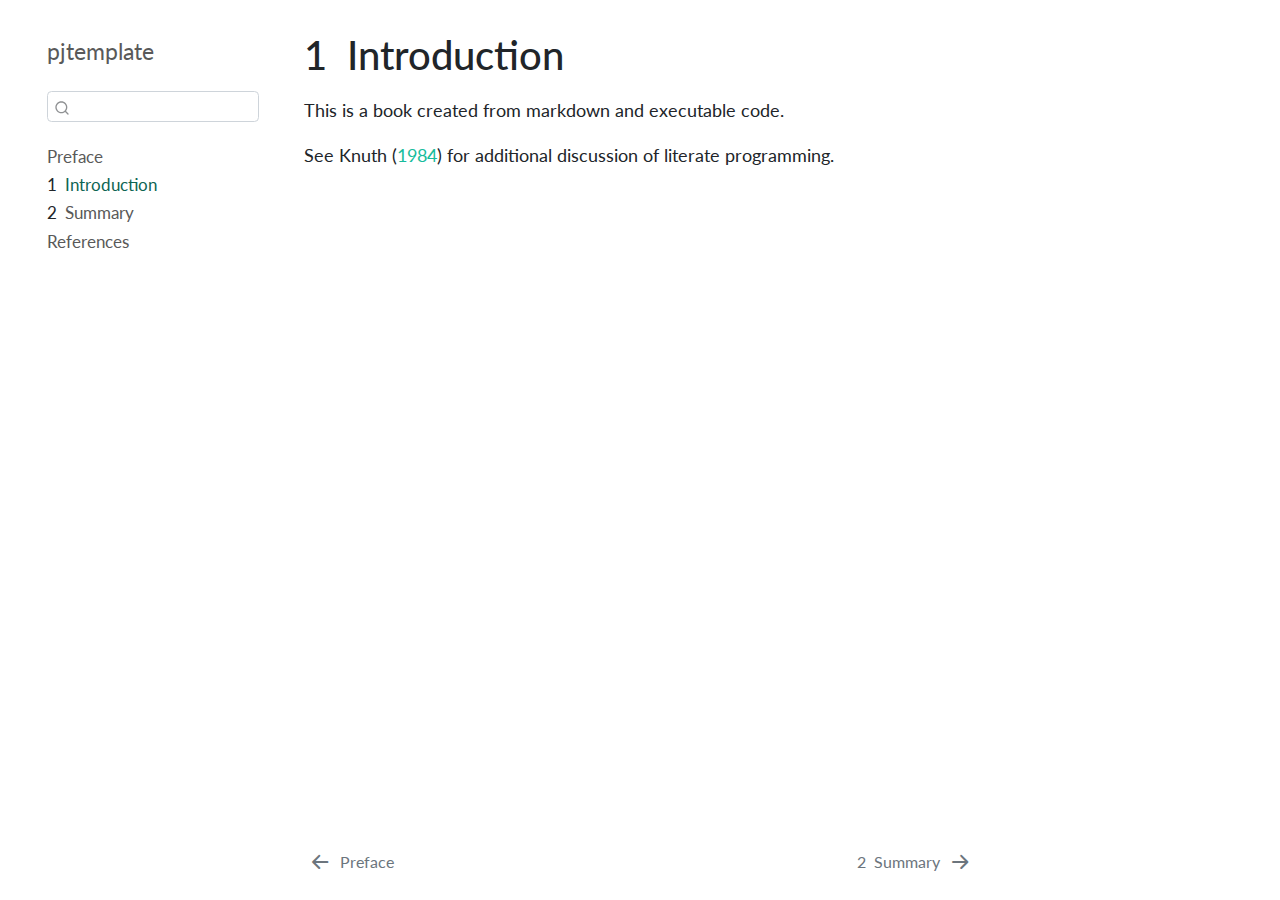
<file: docs/intro.html>
<!DOCTYPE html>
<html xmlns="http://www.w3.org/1999/xhtml" lang="en" xml:lang="en"><head>

<meta charset="utf-8">
<meta name="generator" content="quarto-1.0.38">

<meta name="viewport" content="width=device-width, initial-scale=1.0, user-scalable=yes">


<title>pjtemplate - 1&nbsp; Introduction</title>
<style>
code{white-space: pre-wrap;}
span.smallcaps{font-variant: small-caps;}
span.underline{text-decoration: underline;}
div.column{display: inline-block; vertical-align: top; width: 50%;}
div.hanging-indent{margin-left: 1.5em; text-indent: -1.5em;}
ul.task-list{list-style: none;}
div.csl-bib-body { }
div.csl-entry {
  clear: both;
}
.hanging div.csl-entry {
  margin-left:2em;
  text-indent:-2em;
}
div.csl-left-margin {
  min-width:2em;
  float:left;
}
div.csl-right-inline {
  margin-left:2em;
  padding-left:1em;
}
div.csl-indent {
  margin-left: 2em;
}
</style>


<script src="site_libs/quarto-nav/quarto-nav.js"></script>
<script src="site_libs/quarto-nav/headroom.min.js"></script>
<script src="site_libs/clipboard/clipboard.min.js"></script>
<script src="site_libs/quarto-search/autocomplete.umd.js"></script>
<script src="site_libs/quarto-search/fuse.min.js"></script>
<script src="site_libs/quarto-search/quarto-search.js"></script>
<meta name="quarto:offset" content="./">
<link href="./summary.html" rel="next">
<link href="./index.html" rel="prev">
<script src="site_libs/quarto-html/quarto.js"></script>
<script src="site_libs/quarto-html/popper.min.js"></script>
<script src="site_libs/quarto-html/tippy.umd.min.js"></script>
<script src="site_libs/quarto-html/anchor.min.js"></script>
<link href="site_libs/quarto-html/tippy.css" rel="stylesheet">
<link href="site_libs/quarto-html/quarto-syntax-highlighting.css" rel="stylesheet" id="quarto-text-highlighting-styles">
<script src="site_libs/bootstrap/bootstrap.min.js"></script>
<link href="site_libs/bootstrap/bootstrap-icons.css" rel="stylesheet">
<link href="site_libs/bootstrap/bootstrap.min.css" rel="stylesheet" id="quarto-bootstrap" data-mode="light">
<script id="quarto-search-options" type="application/json">{
  "location": "sidebar",
  "copy-button": false,
  "collapse-after": 3,
  "panel-placement": "start",
  "type": "textbox",
  "limit": 20,
  "language": {
    "search-no-results-text": "No results",
    "search-matching-documents-text": "matching documents",
    "search-copy-link-title": "Copy link to search",
    "search-hide-matches-text": "Hide additional matches",
    "search-more-match-text": "more match in this document",
    "search-more-matches-text": "more matches in this document",
    "search-clear-button-title": "Clear",
    "search-detached-cancel-button-title": "Cancel",
    "search-submit-button-title": "Submit"
  }
}</script>


</head>

<body class="nav-sidebar floating">

<div id="quarto-search-results"></div>
  <header id="quarto-header" class="headroom fixed-top">
  <nav class="quarto-secondary-nav" data-bs-toggle="collapse" data-bs-target="#quarto-sidebar" aria-controls="quarto-sidebar" aria-expanded="false" aria-label="Toggle sidebar navigation" onclick="if (window.quartoToggleHeadroom) { window.quartoToggleHeadroom(); }">
    <div class="container-fluid d-flex justify-content-between">
      <h1 class="quarto-secondary-nav-title"><span class="chapter-number">1</span>&nbsp; <span class="chapter-title">Introduction</span></h1>
      <button type="button" class="quarto-btn-toggle btn" aria-label="Show secondary navigation">
        <i class="bi bi-chevron-right"></i>
      </button>
    </div>
  </nav>
</header>
<!-- content -->
<div id="quarto-content" class="quarto-container page-columns page-rows-contents page-layout-article">
<!-- sidebar -->
  <nav id="quarto-sidebar" class="sidebar collapse sidebar-navigation floating overflow-auto">
    <div class="pt-lg-2 mt-2 text-left sidebar-header">
    <div class="sidebar-title mb-0 py-0">
      <a href="./">pjtemplate</a> 
    </div>
      </div>
      <div class="mt-2 flex-shrink-0 align-items-center">
        <div class="sidebar-search">
        <div id="quarto-search" class="" title="Search"></div>
        </div>
      </div>
    <div class="sidebar-menu-container"> 
    <ul class="list-unstyled mt-1">
        <li class="sidebar-item">
  <div class="sidebar-item-container"> 
  <a href="./index.html" class="sidebar-item-text sidebar-link">Preface</a>
  </div>
</li>
        <li class="sidebar-item">
  <div class="sidebar-item-container"> 
  <a href="./intro.html" class="sidebar-item-text sidebar-link active"><span class="chapter-number">1</span>&nbsp; <span class="chapter-title">Introduction</span></a>
  </div>
</li>
        <li class="sidebar-item">
  <div class="sidebar-item-container"> 
  <a href="./summary.html" class="sidebar-item-text sidebar-link"><span class="chapter-number">2</span>&nbsp; <span class="chapter-title">Summary</span></a>
  </div>
</li>
        <li class="sidebar-item">
  <div class="sidebar-item-container"> 
  <a href="./references.html" class="sidebar-item-text sidebar-link">References</a>
  </div>
</li>
    </ul>
    </div>
</nav>
<!-- margin-sidebar -->
    <div id="quarto-margin-sidebar" class="sidebar margin-sidebar">
        
    </div>
<!-- main -->
<main class="content" id="quarto-document-content">

<header id="title-block-header" class="quarto-title-block default">
<div class="quarto-title">
<h1 class="title d-none d-lg-block"><span class="chapter-number">1</span>&nbsp; <span class="chapter-title">Introduction</span></h1>
</div>



<div class="quarto-title-meta">

    
    
  </div>
  

</header>

<p>This is a book created from markdown and executable code.</p>
<p>See <span class="citation" data-cites="knuth84">Knuth (<a href="references.html#ref-knuth84" role="doc-biblioref">1984</a>)</span> for additional discussion of literate programming.</p>


<div id="refs" class="references csl-bib-body hanging-indent" role="doc-bibliography" style="display: none">
<div id="ref-knuth84" class="csl-entry" role="doc-biblioentry">
Knuth, Donald E. 1984. <span>“Literate Programming.”</span> <em>Comput. J.</em> 27 (2): 97–111. <a href="https://doi.org/10.1093/comjnl/27.2.97">https://doi.org/10.1093/comjnl/27.2.97</a>.
</div>
</div>

</main> <!-- /main -->
<script id="quarto-html-after-body" type="application/javascript">
window.document.addEventListener("DOMContentLoaded", function (event) {
  const toggleBodyColorMode = (bsSheetEl) => {
    const mode = bsSheetEl.getAttribute("data-mode");
    const bodyEl = window.document.querySelector("body");
    if (mode === "dark") {
      bodyEl.classList.add("quarto-dark");
      bodyEl.classList.remove("quarto-light");
    } else {
      bodyEl.classList.add("quarto-light");
      bodyEl.classList.remove("quarto-dark");
    }
  }
  const toggleBodyColorPrimary = () => {
    const bsSheetEl = window.document.querySelector("link#quarto-bootstrap");
    if (bsSheetEl) {
      toggleBodyColorMode(bsSheetEl);
    }
  }
  toggleBodyColorPrimary();  
  const icon = "";
  const anchorJS = new window.AnchorJS();
  anchorJS.options = {
    placement: 'right',
    icon: icon
  };
  anchorJS.add('.anchored');
  const clipboard = new window.ClipboardJS('.code-copy-button', {
    target: function(trigger) {
      return trigger.previousElementSibling;
    }
  });
  clipboard.on('success', function(e) {
    // button target
    const button = e.trigger;
    // don't keep focus
    button.blur();
    // flash "checked"
    button.classList.add('code-copy-button-checked');
    var currentTitle = button.getAttribute("title");
    button.setAttribute("title", "Copied!");
    setTimeout(function() {
      button.setAttribute("title", currentTitle);
      button.classList.remove('code-copy-button-checked');
    }, 1000);
    // clear code selection
    e.clearSelection();
  });
  function tippyHover(el, contentFn) {
    const config = {
      allowHTML: true,
      content: contentFn,
      maxWidth: 500,
      delay: 100,
      arrow: false,
      appendTo: function(el) {
          return el.parentElement;
      },
      interactive: true,
      interactiveBorder: 10,
      theme: 'quarto',
      placement: 'bottom-start'
    };
    window.tippy(el, config); 
  }
  const noterefs = window.document.querySelectorAll('a[role="doc-noteref"]');
  for (var i=0; i<noterefs.length; i++) {
    const ref = noterefs[i];
    tippyHover(ref, function() {
      let href = ref.getAttribute('href');
      try { href = new URL(href).hash; } catch {}
      const id = href.replace(/^#\/?/, "");
      const note = window.document.getElementById(id);
      return note.innerHTML;
    });
  }
  var bibliorefs = window.document.querySelectorAll('a[role="doc-biblioref"]');
  for (var i=0; i<bibliorefs.length; i++) {
    const ref = bibliorefs[i];
    const cites = ref.parentNode.getAttribute('data-cites').split(' ');
    tippyHover(ref, function() {
      var popup = window.document.createElement('div');
      cites.forEach(function(cite) {
        var citeDiv = window.document.createElement('div');
        citeDiv.classList.add('hanging-indent');
        citeDiv.classList.add('csl-entry');
        var biblioDiv = window.document.getElementById('ref-' + cite);
        if (biblioDiv) {
          citeDiv.innerHTML = biblioDiv.innerHTML;
        }
        popup.appendChild(citeDiv);
      });
      return popup.innerHTML;
    });
  }
});
</script>
<nav class="page-navigation">
  <div class="nav-page nav-page-previous">
      <a href="./index.html" class="pagination-link">
        <i class="bi bi-arrow-left-short"></i> <span class="nav-page-text">Preface</span>
      </a>          
  </div>
  <div class="nav-page nav-page-next">
      <a href="./summary.html" class="pagination-link">
        <span class="nav-page-text"><span class="chapter-number">2</span>&nbsp; <span class="chapter-title">Summary</span></span> <i class="bi bi-arrow-right-short"></i>
      </a>
  </div>
</nav>
</div> <!-- /content -->



</body></html>
</file>
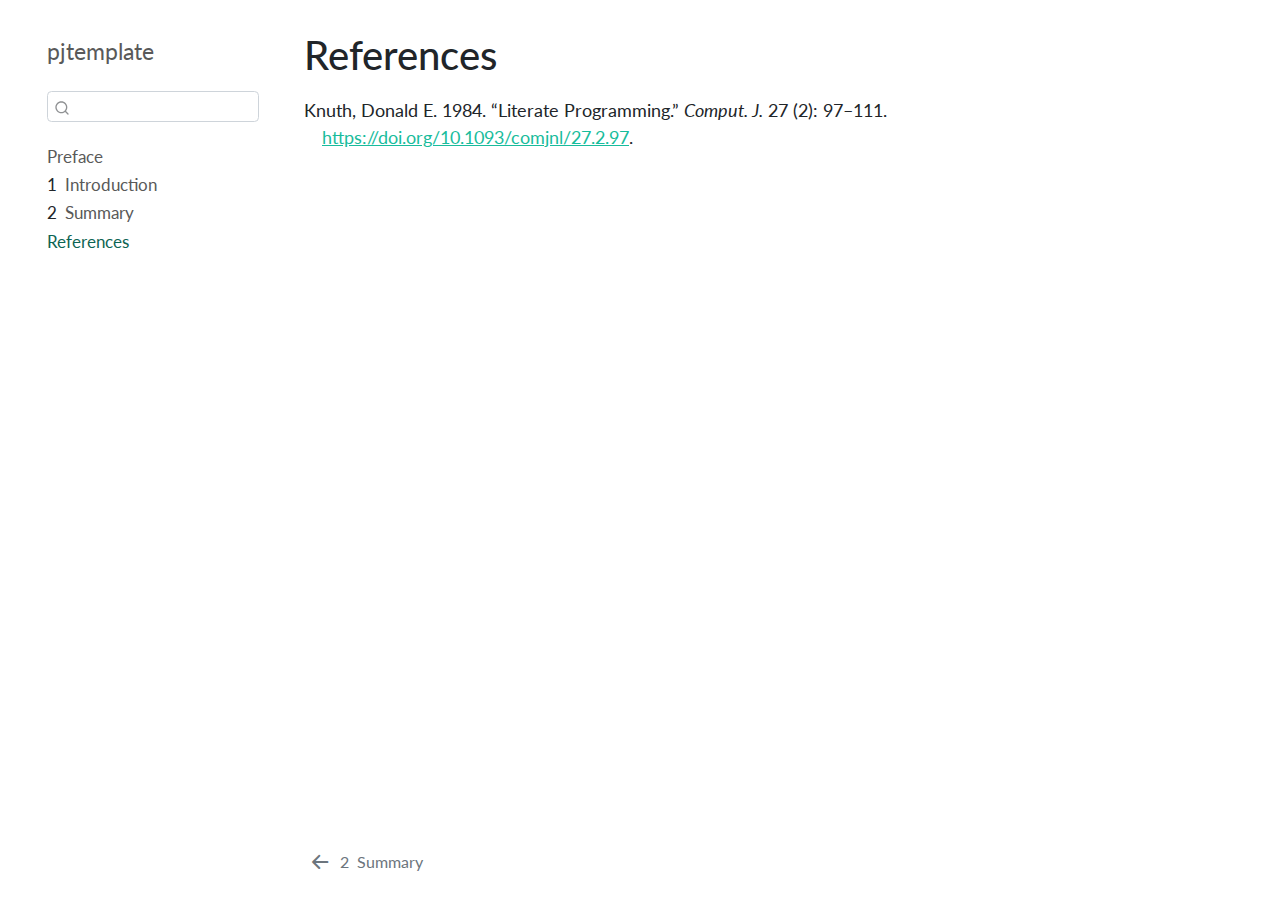
<file: docs/references.html>
<!DOCTYPE html>
<html xmlns="http://www.w3.org/1999/xhtml" lang="en" xml:lang="en"><head>

<meta charset="utf-8">
<meta name="generator" content="quarto-1.0.38">

<meta name="viewport" content="width=device-width, initial-scale=1.0, user-scalable=yes">


<title>pjtemplate - References</title>
<style>
code{white-space: pre-wrap;}
span.smallcaps{font-variant: small-caps;}
span.underline{text-decoration: underline;}
div.column{display: inline-block; vertical-align: top; width: 50%;}
div.hanging-indent{margin-left: 1.5em; text-indent: -1.5em;}
ul.task-list{list-style: none;}
div.csl-bib-body { }
div.csl-entry {
  clear: both;
}
.hanging div.csl-entry {
  margin-left:2em;
  text-indent:-2em;
}
div.csl-left-margin {
  min-width:2em;
  float:left;
}
div.csl-right-inline {
  margin-left:2em;
  padding-left:1em;
}
div.csl-indent {
  margin-left: 2em;
}
</style>


<script src="site_libs/quarto-nav/quarto-nav.js"></script>
<script src="site_libs/quarto-nav/headroom.min.js"></script>
<script src="site_libs/clipboard/clipboard.min.js"></script>
<script src="site_libs/quarto-search/autocomplete.umd.js"></script>
<script src="site_libs/quarto-search/fuse.min.js"></script>
<script src="site_libs/quarto-search/quarto-search.js"></script>
<meta name="quarto:offset" content="./">
<link href="./summary.html" rel="prev">
<script src="site_libs/quarto-html/quarto.js"></script>
<script src="site_libs/quarto-html/popper.min.js"></script>
<script src="site_libs/quarto-html/tippy.umd.min.js"></script>
<script src="site_libs/quarto-html/anchor.min.js"></script>
<link href="site_libs/quarto-html/tippy.css" rel="stylesheet">
<link href="site_libs/quarto-html/quarto-syntax-highlighting.css" rel="stylesheet" id="quarto-text-highlighting-styles">
<script src="site_libs/bootstrap/bootstrap.min.js"></script>
<link href="site_libs/bootstrap/bootstrap-icons.css" rel="stylesheet">
<link href="site_libs/bootstrap/bootstrap.min.css" rel="stylesheet" id="quarto-bootstrap" data-mode="light">
<script id="quarto-search-options" type="application/json">{
  "location": "sidebar",
  "copy-button": false,
  "collapse-after": 3,
  "panel-placement": "start",
  "type": "textbox",
  "limit": 20,
  "language": {
    "search-no-results-text": "No results",
    "search-matching-documents-text": "matching documents",
    "search-copy-link-title": "Copy link to search",
    "search-hide-matches-text": "Hide additional matches",
    "search-more-match-text": "more match in this document",
    "search-more-matches-text": "more matches in this document",
    "search-clear-button-title": "Clear",
    "search-detached-cancel-button-title": "Cancel",
    "search-submit-button-title": "Submit"
  }
}</script>


</head>

<body class="nav-sidebar floating">

<div id="quarto-search-results"></div>
  <header id="quarto-header" class="headroom fixed-top">
  <nav class="quarto-secondary-nav" data-bs-toggle="collapse" data-bs-target="#quarto-sidebar" aria-controls="quarto-sidebar" aria-expanded="false" aria-label="Toggle sidebar navigation" onclick="if (window.quartoToggleHeadroom) { window.quartoToggleHeadroom(); }">
    <div class="container-fluid d-flex justify-content-between">
      <h1 class="quarto-secondary-nav-title">References</h1>
      <button type="button" class="quarto-btn-toggle btn" aria-label="Show secondary navigation">
        <i class="bi bi-chevron-right"></i>
      </button>
    </div>
  </nav>
</header>
<!-- content -->
<div id="quarto-content" class="quarto-container page-columns page-rows-contents page-layout-article">
<!-- sidebar -->
  <nav id="quarto-sidebar" class="sidebar collapse sidebar-navigation floating overflow-auto">
    <div class="pt-lg-2 mt-2 text-left sidebar-header">
    <div class="sidebar-title mb-0 py-0">
      <a href="./">pjtemplate</a> 
    </div>
      </div>
      <div class="mt-2 flex-shrink-0 align-items-center">
        <div class="sidebar-search">
        <div id="quarto-search" class="" title="Search"></div>
        </div>
      </div>
    <div class="sidebar-menu-container"> 
    <ul class="list-unstyled mt-1">
        <li class="sidebar-item">
  <div class="sidebar-item-container"> 
  <a href="./index.html" class="sidebar-item-text sidebar-link">Preface</a>
  </div>
</li>
        <li class="sidebar-item">
  <div class="sidebar-item-container"> 
  <a href="./intro.html" class="sidebar-item-text sidebar-link"><span class="chapter-number">1</span>&nbsp; <span class="chapter-title">Introduction</span></a>
  </div>
</li>
        <li class="sidebar-item">
  <div class="sidebar-item-container"> 
  <a href="./summary.html" class="sidebar-item-text sidebar-link"><span class="chapter-number">2</span>&nbsp; <span class="chapter-title">Summary</span></a>
  </div>
</li>
        <li class="sidebar-item">
  <div class="sidebar-item-container"> 
  <a href="./references.html" class="sidebar-item-text sidebar-link active">References</a>
  </div>
</li>
    </ul>
    </div>
</nav>
<!-- margin-sidebar -->
    <div id="quarto-margin-sidebar" class="sidebar margin-sidebar">
        
    </div>
<!-- main -->
<main class="content" id="quarto-document-content">

<header id="title-block-header" class="quarto-title-block default">
<div class="quarto-title">
<h1 class="title d-none d-lg-block">References</h1>
</div>



<div class="quarto-title-meta">

    
    
  </div>
  

</header>

<div id="refs" class="references csl-bib-body hanging-indent" role="doc-bibliography">
<div id="ref-knuth84" class="csl-entry" role="doc-biblioentry">
Knuth, Donald E. 1984. <span>“Literate Programming.”</span> <em>Comput.
J.</em> 27 (2): 97–111. <a href="https://doi.org/10.1093/comjnl/27.2.97">https://doi.org/10.1093/comjnl/27.2.97</a>.
</div>
</div>



</main> <!-- /main -->
<script id="quarto-html-after-body" type="application/javascript">
window.document.addEventListener("DOMContentLoaded", function (event) {
  const toggleBodyColorMode = (bsSheetEl) => {
    const mode = bsSheetEl.getAttribute("data-mode");
    const bodyEl = window.document.querySelector("body");
    if (mode === "dark") {
      bodyEl.classList.add("quarto-dark");
      bodyEl.classList.remove("quarto-light");
    } else {
      bodyEl.classList.add("quarto-light");
      bodyEl.classList.remove("quarto-dark");
    }
  }
  const toggleBodyColorPrimary = () => {
    const bsSheetEl = window.document.querySelector("link#quarto-bootstrap");
    if (bsSheetEl) {
      toggleBodyColorMode(bsSheetEl);
    }
  }
  toggleBodyColorPrimary();  
  const icon = "";
  const anchorJS = new window.AnchorJS();
  anchorJS.options = {
    placement: 'right',
    icon: icon
  };
  anchorJS.add('.anchored');
  const clipboard = new window.ClipboardJS('.code-copy-button', {
    target: function(trigger) {
      return trigger.previousElementSibling;
    }
  });
  clipboard.on('success', function(e) {
    // button target
    const button = e.trigger;
    // don't keep focus
    button.blur();
    // flash "checked"
    button.classList.add('code-copy-button-checked');
    var currentTitle = button.getAttribute("title");
    button.setAttribute("title", "Copied!");
    setTimeout(function() {
      button.setAttribute("title", currentTitle);
      button.classList.remove('code-copy-button-checked');
    }, 1000);
    // clear code selection
    e.clearSelection();
  });
  function tippyHover(el, contentFn) {
    const config = {
      allowHTML: true,
      content: contentFn,
      maxWidth: 500,
      delay: 100,
      arrow: false,
      appendTo: function(el) {
          return el.parentElement;
      },
      interactive: true,
      interactiveBorder: 10,
      theme: 'quarto',
      placement: 'bottom-start'
    };
    window.tippy(el, config); 
  }
  const noterefs = window.document.querySelectorAll('a[role="doc-noteref"]');
  for (var i=0; i<noterefs.length; i++) {
    const ref = noterefs[i];
    tippyHover(ref, function() {
      let href = ref.getAttribute('href');
      try { href = new URL(href).hash; } catch {}
      const id = href.replace(/^#\/?/, "");
      const note = window.document.getElementById(id);
      return note.innerHTML;
    });
  }
  var bibliorefs = window.document.querySelectorAll('a[role="doc-biblioref"]');
  for (var i=0; i<bibliorefs.length; i++) {
    const ref = bibliorefs[i];
    const cites = ref.parentNode.getAttribute('data-cites').split(' ');
    tippyHover(ref, function() {
      var popup = window.document.createElement('div');
      cites.forEach(function(cite) {
        var citeDiv = window.document.createElement('div');
        citeDiv.classList.add('hanging-indent');
        citeDiv.classList.add('csl-entry');
        var biblioDiv = window.document.getElementById('ref-' + cite);
        if (biblioDiv) {
          citeDiv.innerHTML = biblioDiv.innerHTML;
        }
        popup.appendChild(citeDiv);
      });
      return popup.innerHTML;
    });
  }
});
</script>
<nav class="page-navigation">
  <div class="nav-page nav-page-previous">
      <a href="./summary.html" class="pagination-link">
        <i class="bi bi-arrow-left-short"></i> <span class="nav-page-text"><span class="chapter-number">2</span>&nbsp; <span class="chapter-title">Summary</span></span>
      </a>          
  </div>
  <div class="nav-page nav-page-next">
  </div>
</nav>
</div> <!-- /content -->



</body></html>
</file>
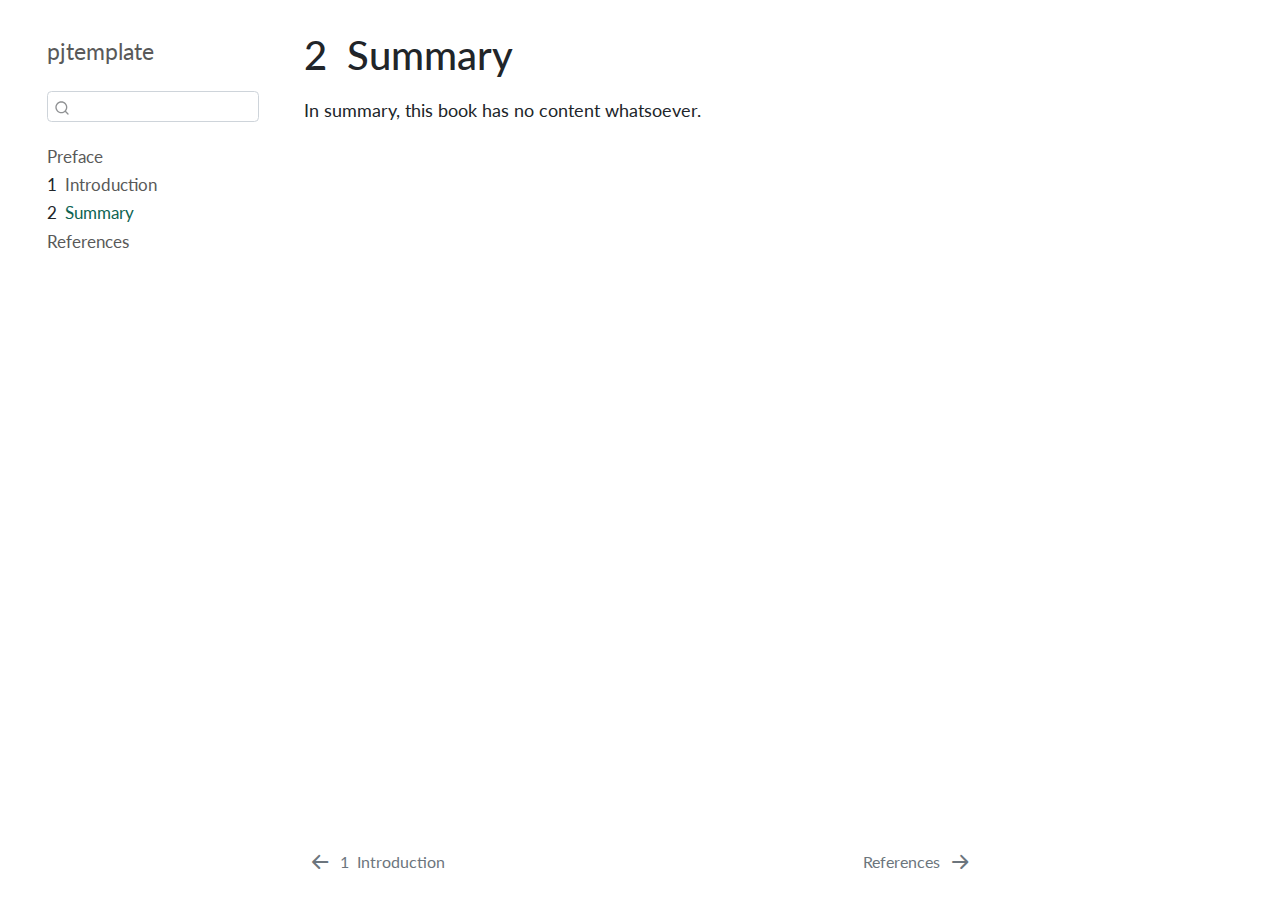
<file: docs/summary.html>
<!DOCTYPE html>
<html xmlns="http://www.w3.org/1999/xhtml" lang="en" xml:lang="en"><head>

<meta charset="utf-8">
<meta name="generator" content="quarto-1.0.38">

<meta name="viewport" content="width=device-width, initial-scale=1.0, user-scalable=yes">


<title>pjtemplate - 2&nbsp; Summary</title>
<style>
code{white-space: pre-wrap;}
span.smallcaps{font-variant: small-caps;}
span.underline{text-decoration: underline;}
div.column{display: inline-block; vertical-align: top; width: 50%;}
div.hanging-indent{margin-left: 1.5em; text-indent: -1.5em;}
ul.task-list{list-style: none;}
</style>


<script src="site_libs/quarto-nav/quarto-nav.js"></script>
<script src="site_libs/quarto-nav/headroom.min.js"></script>
<script src="site_libs/clipboard/clipboard.min.js"></script>
<script src="site_libs/quarto-search/autocomplete.umd.js"></script>
<script src="site_libs/quarto-search/fuse.min.js"></script>
<script src="site_libs/quarto-search/quarto-search.js"></script>
<meta name="quarto:offset" content="./">
<link href="./references.html" rel="next">
<link href="./intro.html" rel="prev">
<script src="site_libs/quarto-html/quarto.js"></script>
<script src="site_libs/quarto-html/popper.min.js"></script>
<script src="site_libs/quarto-html/tippy.umd.min.js"></script>
<script src="site_libs/quarto-html/anchor.min.js"></script>
<link href="site_libs/quarto-html/tippy.css" rel="stylesheet">
<link href="site_libs/quarto-html/quarto-syntax-highlighting.css" rel="stylesheet" id="quarto-text-highlighting-styles">
<script src="site_libs/bootstrap/bootstrap.min.js"></script>
<link href="site_libs/bootstrap/bootstrap-icons.css" rel="stylesheet">
<link href="site_libs/bootstrap/bootstrap.min.css" rel="stylesheet" id="quarto-bootstrap" data-mode="light">
<script id="quarto-search-options" type="application/json">{
  "location": "sidebar",
  "copy-button": false,
  "collapse-after": 3,
  "panel-placement": "start",
  "type": "textbox",
  "limit": 20,
  "language": {
    "search-no-results-text": "No results",
    "search-matching-documents-text": "matching documents",
    "search-copy-link-title": "Copy link to search",
    "search-hide-matches-text": "Hide additional matches",
    "search-more-match-text": "more match in this document",
    "search-more-matches-text": "more matches in this document",
    "search-clear-button-title": "Clear",
    "search-detached-cancel-button-title": "Cancel",
    "search-submit-button-title": "Submit"
  }
}</script>


</head>

<body class="nav-sidebar floating">

<div id="quarto-search-results"></div>
  <header id="quarto-header" class="headroom fixed-top">
  <nav class="quarto-secondary-nav" data-bs-toggle="collapse" data-bs-target="#quarto-sidebar" aria-controls="quarto-sidebar" aria-expanded="false" aria-label="Toggle sidebar navigation" onclick="if (window.quartoToggleHeadroom) { window.quartoToggleHeadroom(); }">
    <div class="container-fluid d-flex justify-content-between">
      <h1 class="quarto-secondary-nav-title"><span class="chapter-number">2</span>&nbsp; <span class="chapter-title">Summary</span></h1>
      <button type="button" class="quarto-btn-toggle btn" aria-label="Show secondary navigation">
        <i class="bi bi-chevron-right"></i>
      </button>
    </div>
  </nav>
</header>
<!-- content -->
<div id="quarto-content" class="quarto-container page-columns page-rows-contents page-layout-article">
<!-- sidebar -->
  <nav id="quarto-sidebar" class="sidebar collapse sidebar-navigation floating overflow-auto">
    <div class="pt-lg-2 mt-2 text-left sidebar-header">
    <div class="sidebar-title mb-0 py-0">
      <a href="./">pjtemplate</a> 
    </div>
      </div>
      <div class="mt-2 flex-shrink-0 align-items-center">
        <div class="sidebar-search">
        <div id="quarto-search" class="" title="Search"></div>
        </div>
      </div>
    <div class="sidebar-menu-container"> 
    <ul class="list-unstyled mt-1">
        <li class="sidebar-item">
  <div class="sidebar-item-container"> 
  <a href="./index.html" class="sidebar-item-text sidebar-link">Preface</a>
  </div>
</li>
        <li class="sidebar-item">
  <div class="sidebar-item-container"> 
  <a href="./intro.html" class="sidebar-item-text sidebar-link"><span class="chapter-number">1</span>&nbsp; <span class="chapter-title">Introduction</span></a>
  </div>
</li>
        <li class="sidebar-item">
  <div class="sidebar-item-container"> 
  <a href="./summary.html" class="sidebar-item-text sidebar-link active"><span class="chapter-number">2</span>&nbsp; <span class="chapter-title">Summary</span></a>
  </div>
</li>
        <li class="sidebar-item">
  <div class="sidebar-item-container"> 
  <a href="./references.html" class="sidebar-item-text sidebar-link">References</a>
  </div>
</li>
    </ul>
    </div>
</nav>
<!-- margin-sidebar -->
    <div id="quarto-margin-sidebar" class="sidebar margin-sidebar">
        
    </div>
<!-- main -->
<main class="content" id="quarto-document-content">

<header id="title-block-header" class="quarto-title-block default">
<div class="quarto-title">
<h1 class="title d-none d-lg-block"><span class="chapter-number">2</span>&nbsp; <span class="chapter-title">Summary</span></h1>
</div>



<div class="quarto-title-meta">

    
    
  </div>
  

</header>

<p>In summary, this book has no content whatsoever.</p>



</main> <!-- /main -->
<script id="quarto-html-after-body" type="application/javascript">
window.document.addEventListener("DOMContentLoaded", function (event) {
  const toggleBodyColorMode = (bsSheetEl) => {
    const mode = bsSheetEl.getAttribute("data-mode");
    const bodyEl = window.document.querySelector("body");
    if (mode === "dark") {
      bodyEl.classList.add("quarto-dark");
      bodyEl.classList.remove("quarto-light");
    } else {
      bodyEl.classList.add("quarto-light");
      bodyEl.classList.remove("quarto-dark");
    }
  }
  const toggleBodyColorPrimary = () => {
    const bsSheetEl = window.document.querySelector("link#quarto-bootstrap");
    if (bsSheetEl) {
      toggleBodyColorMode(bsSheetEl);
    }
  }
  toggleBodyColorPrimary();  
  const icon = "";
  const anchorJS = new window.AnchorJS();
  anchorJS.options = {
    placement: 'right',
    icon: icon
  };
  anchorJS.add('.anchored');
  const clipboard = new window.ClipboardJS('.code-copy-button', {
    target: function(trigger) {
      return trigger.previousElementSibling;
    }
  });
  clipboard.on('success', function(e) {
    // button target
    const button = e.trigger;
    // don't keep focus
    button.blur();
    // flash "checked"
    button.classList.add('code-copy-button-checked');
    var currentTitle = button.getAttribute("title");
    button.setAttribute("title", "Copied!");
    setTimeout(function() {
      button.setAttribute("title", currentTitle);
      button.classList.remove('code-copy-button-checked');
    }, 1000);
    // clear code selection
    e.clearSelection();
  });
  function tippyHover(el, contentFn) {
    const config = {
      allowHTML: true,
      content: contentFn,
      maxWidth: 500,
      delay: 100,
      arrow: false,
      appendTo: function(el) {
          return el.parentElement;
      },
      interactive: true,
      interactiveBorder: 10,
      theme: 'quarto',
      placement: 'bottom-start'
    };
    window.tippy(el, config); 
  }
  const noterefs = window.document.querySelectorAll('a[role="doc-noteref"]');
  for (var i=0; i<noterefs.length; i++) {
    const ref = noterefs[i];
    tippyHover(ref, function() {
      let href = ref.getAttribute('href');
      try { href = new URL(href).hash; } catch {}
      const id = href.replace(/^#\/?/, "");
      const note = window.document.getElementById(id);
      return note.innerHTML;
    });
  }
  var bibliorefs = window.document.querySelectorAll('a[role="doc-biblioref"]');
  for (var i=0; i<bibliorefs.length; i++) {
    const ref = bibliorefs[i];
    const cites = ref.parentNode.getAttribute('data-cites').split(' ');
    tippyHover(ref, function() {
      var popup = window.document.createElement('div');
      cites.forEach(function(cite) {
        var citeDiv = window.document.createElement('div');
        citeDiv.classList.add('hanging-indent');
        citeDiv.classList.add('csl-entry');
        var biblioDiv = window.document.getElementById('ref-' + cite);
        if (biblioDiv) {
          citeDiv.innerHTML = biblioDiv.innerHTML;
        }
        popup.appendChild(citeDiv);
      });
      return popup.innerHTML;
    });
  }
});
</script>
<nav class="page-navigation">
  <div class="nav-page nav-page-previous">
      <a href="./intro.html" class="pagination-link">
        <i class="bi bi-arrow-left-short"></i> <span class="nav-page-text"><span class="chapter-number">1</span>&nbsp; <span class="chapter-title">Introduction</span></span>
      </a>          
  </div>
  <div class="nav-page nav-page-next">
      <a href="./references.html" class="pagination-link">
        <span class="nav-page-text">References</span> <i class="bi bi-arrow-right-short"></i>
      </a>
  </div>
</nav>
</div> <!-- /content -->



</body></html>
</file>
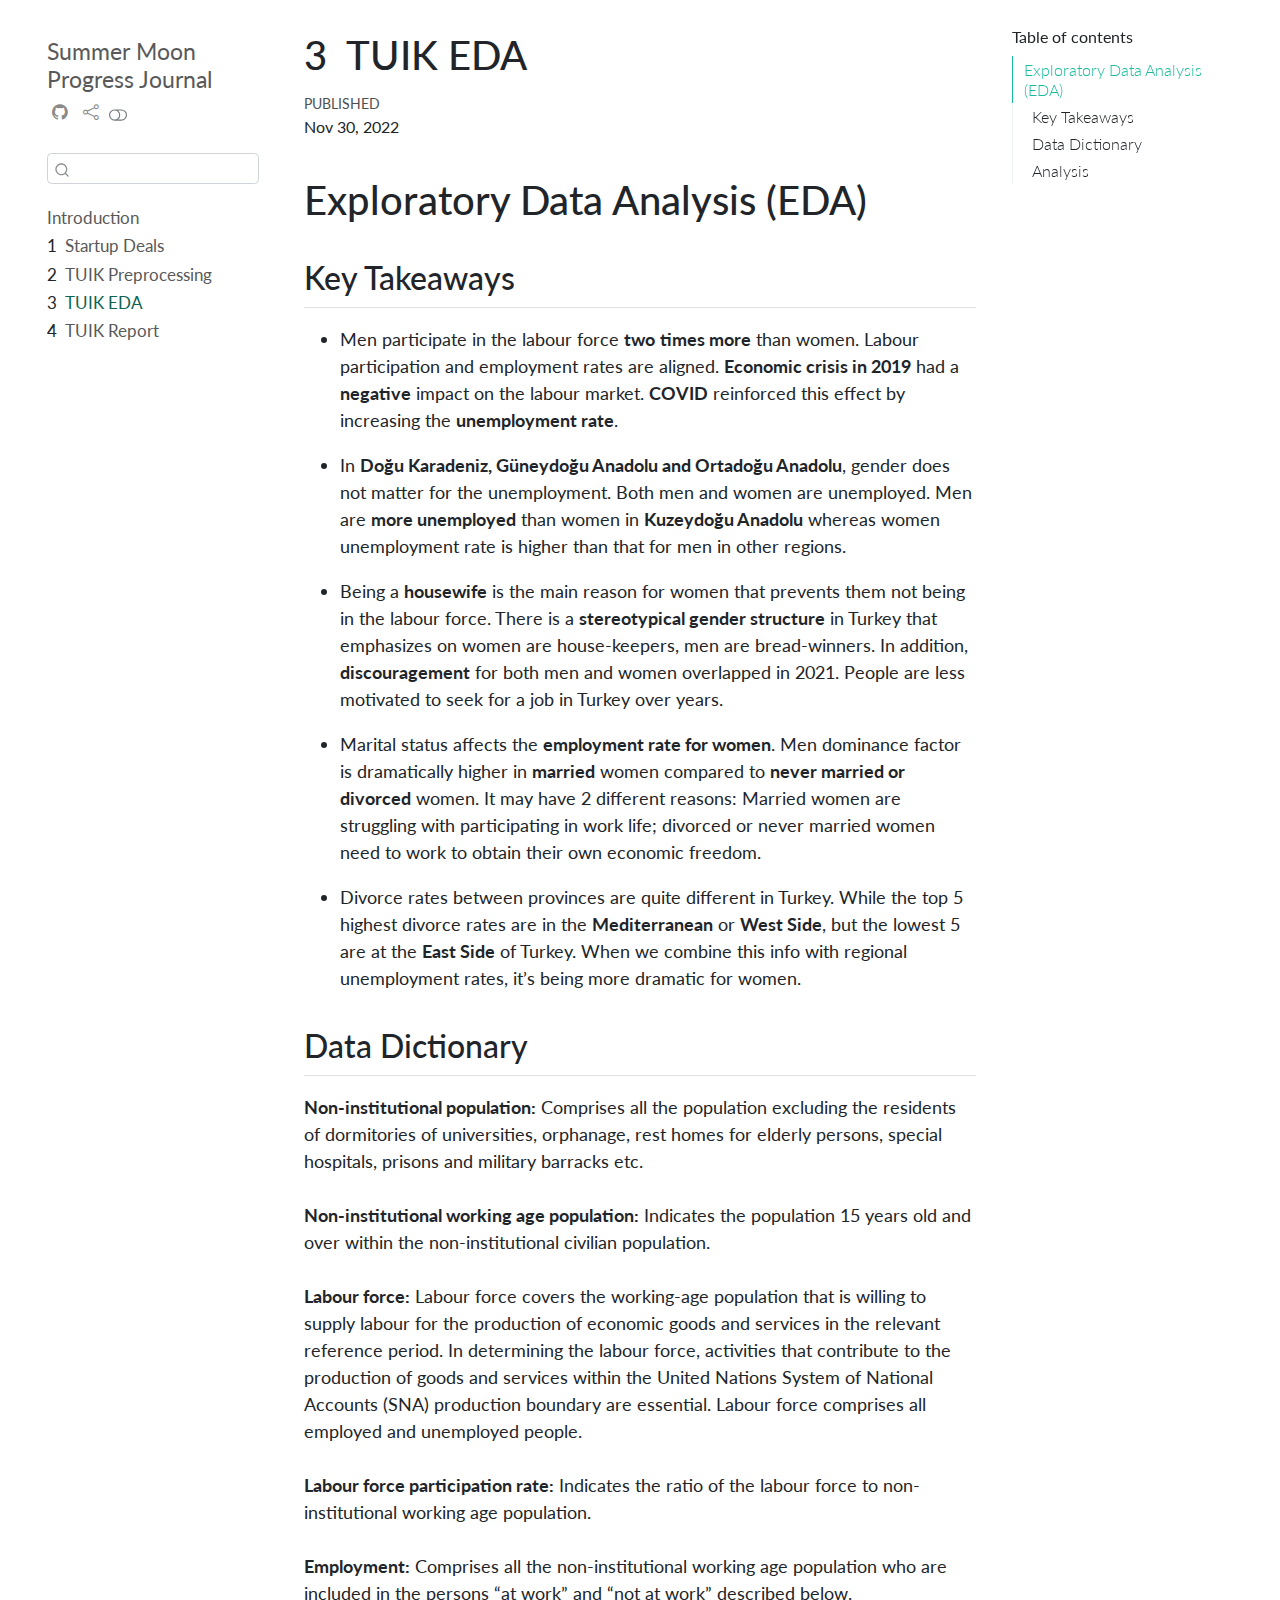
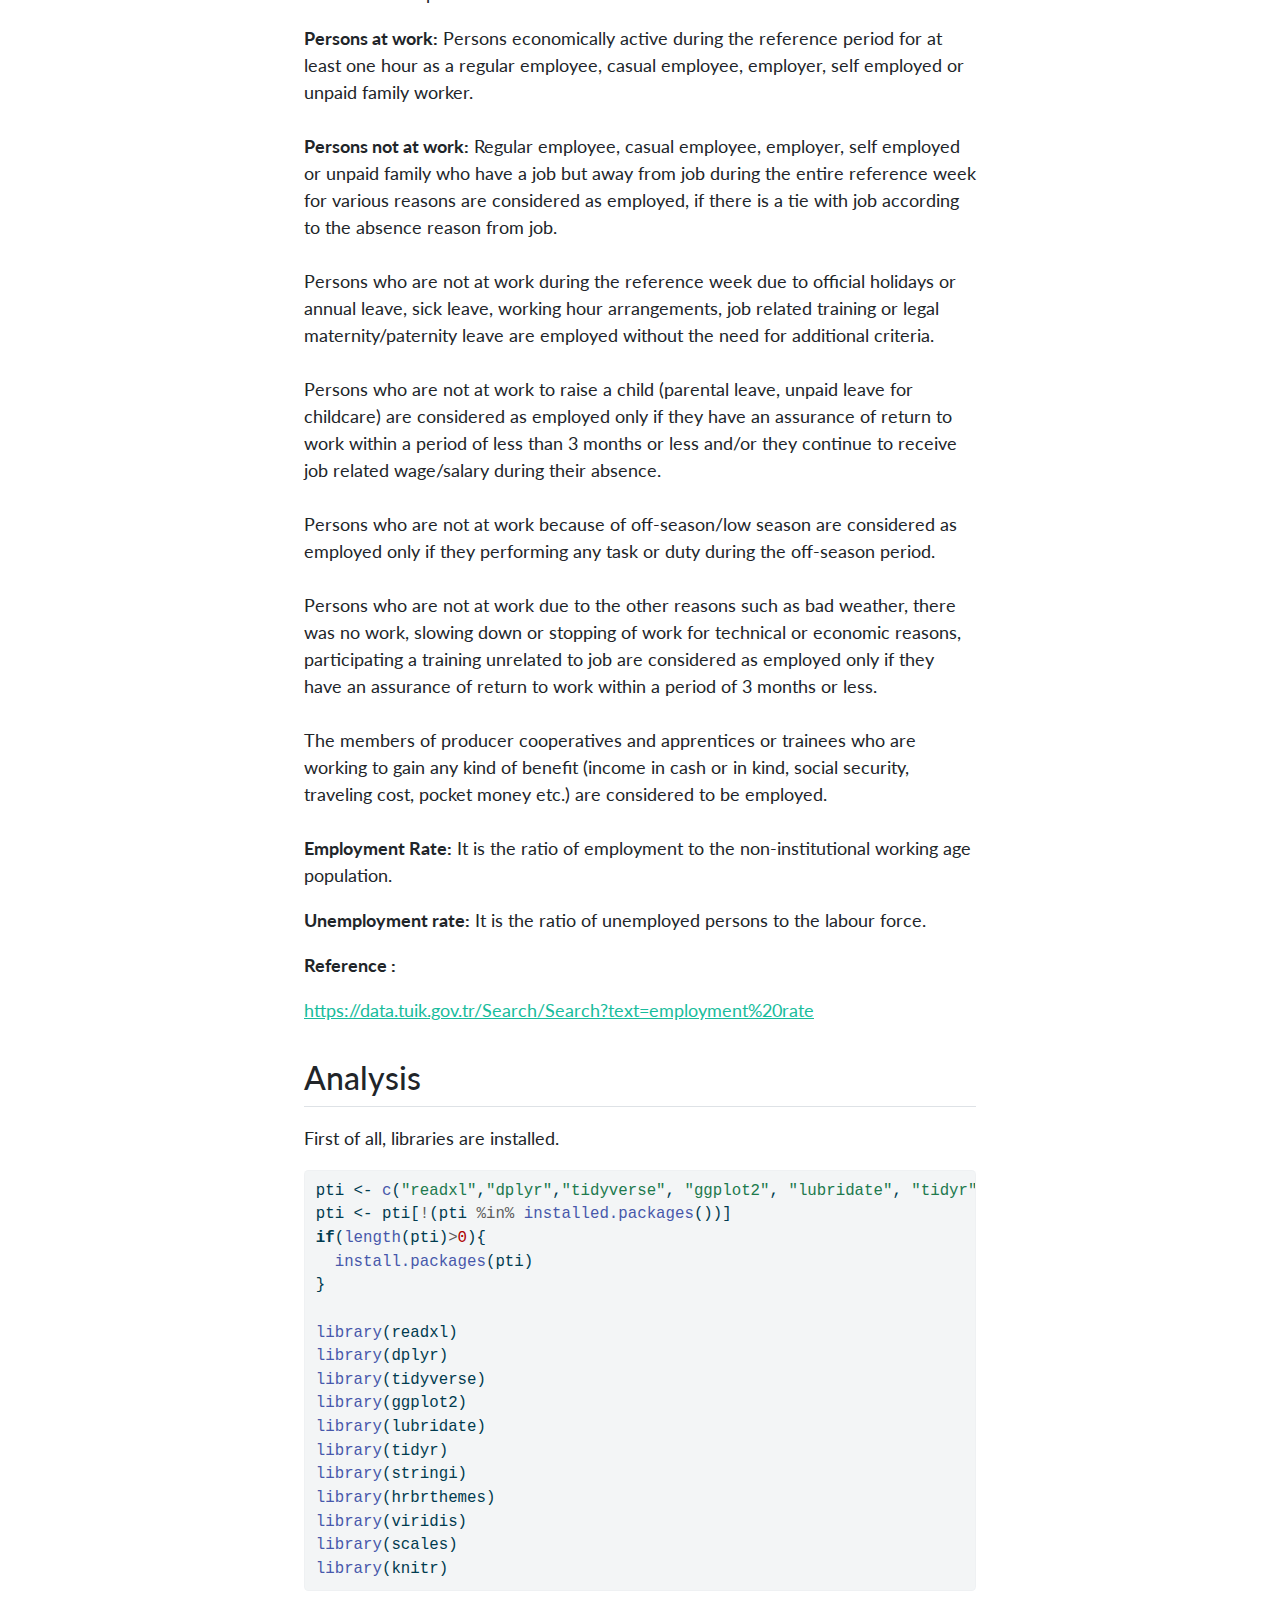
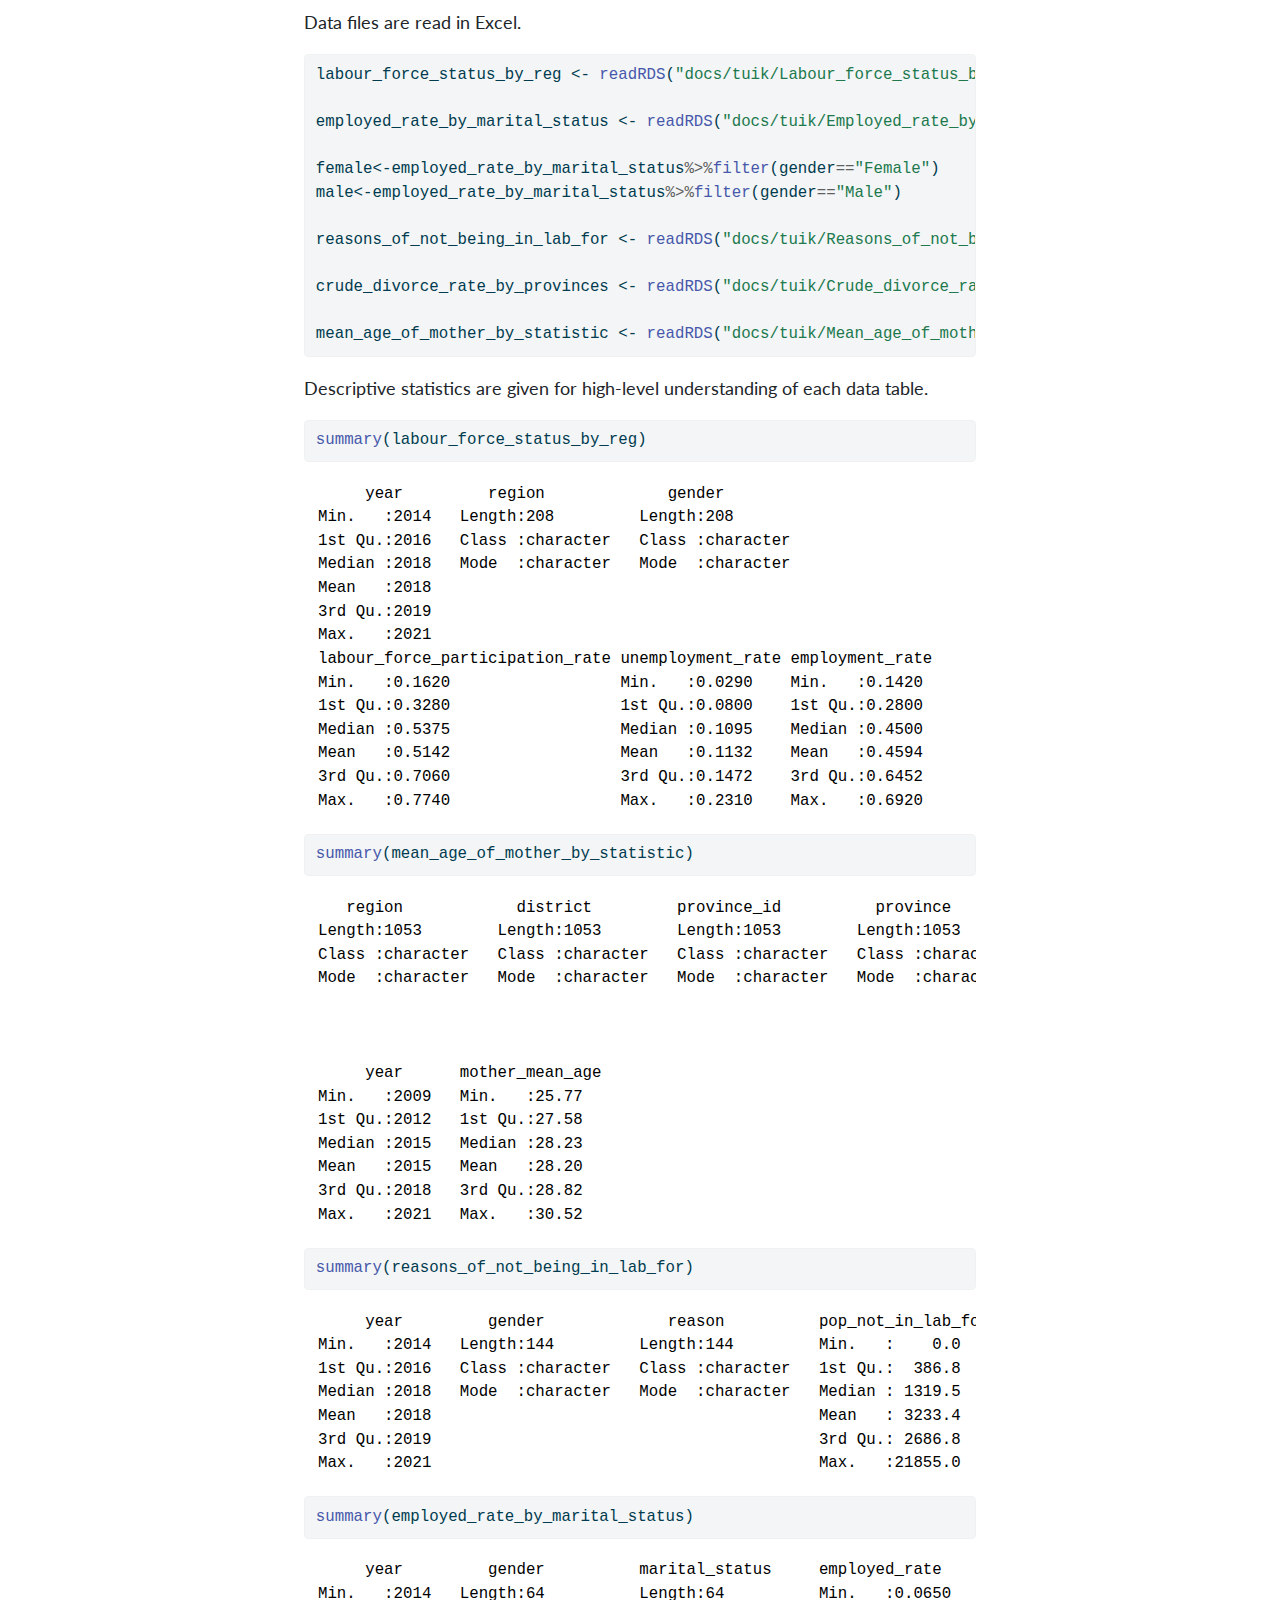
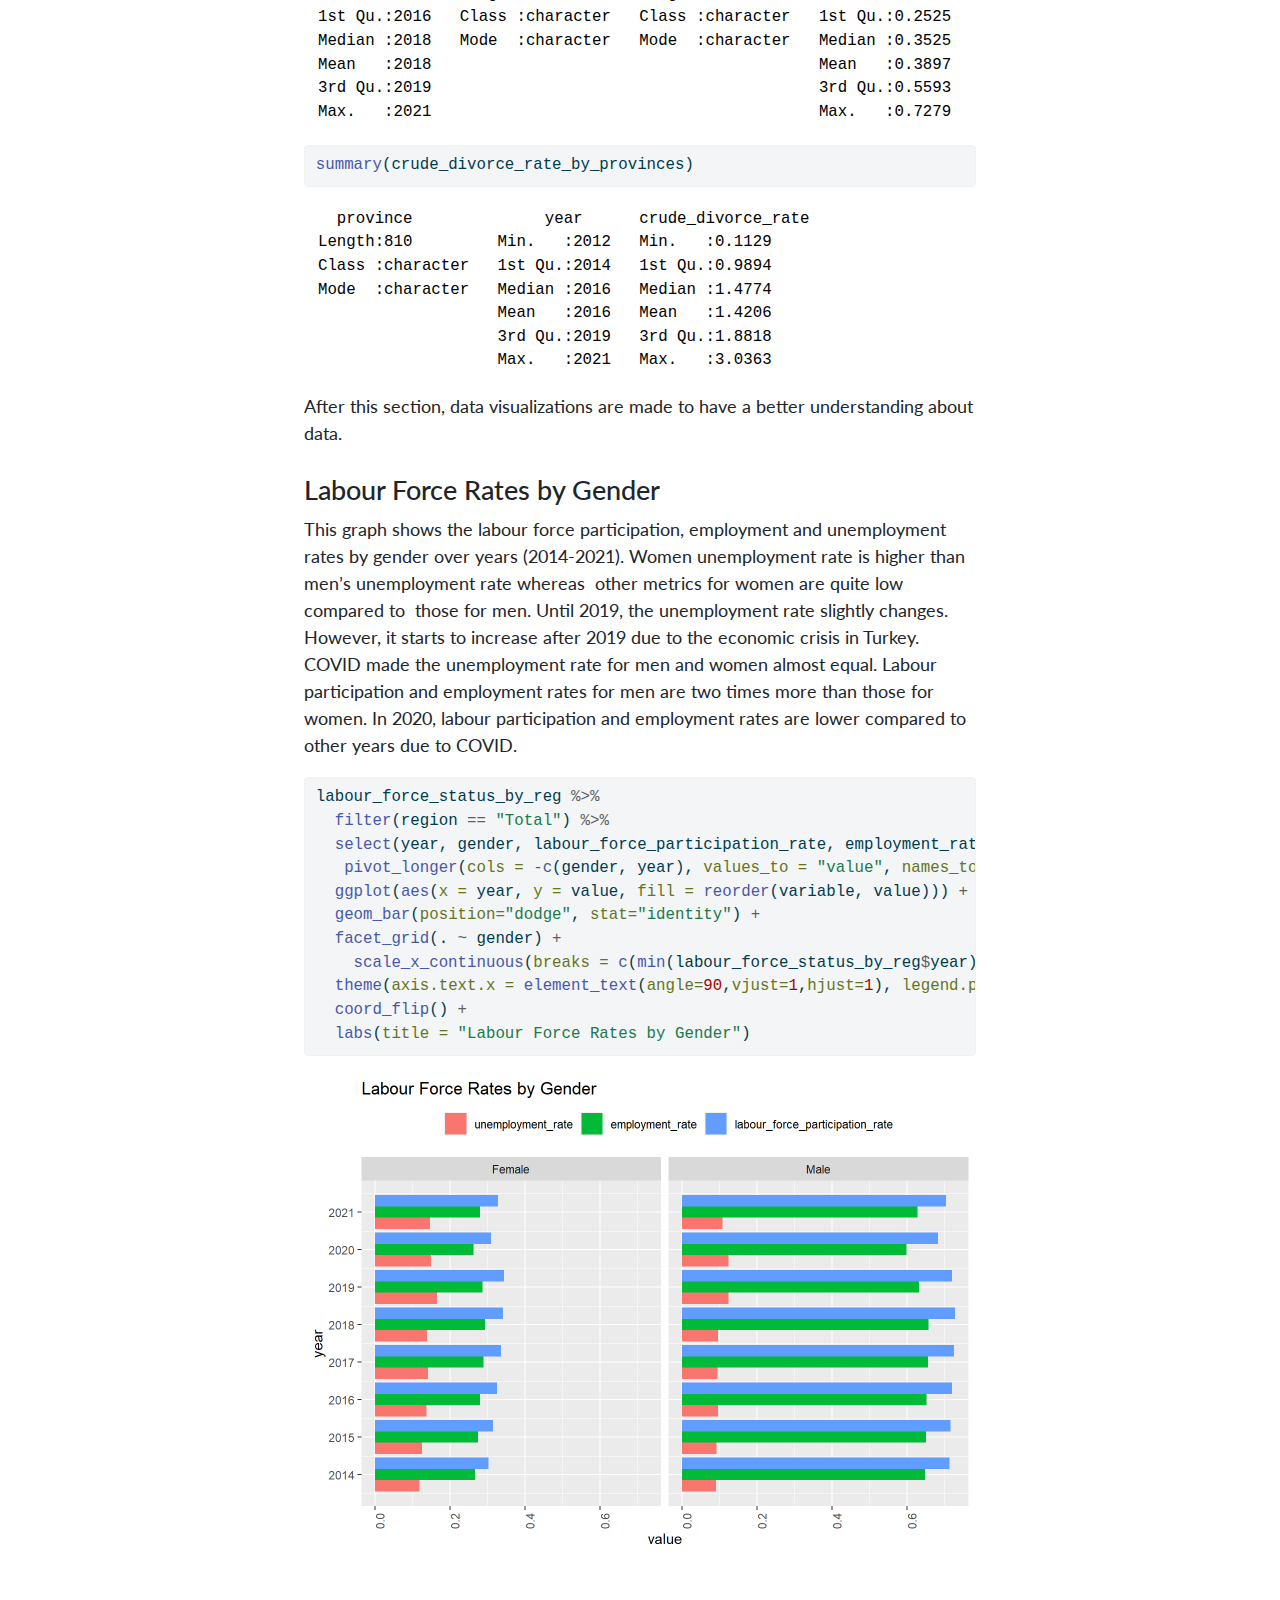
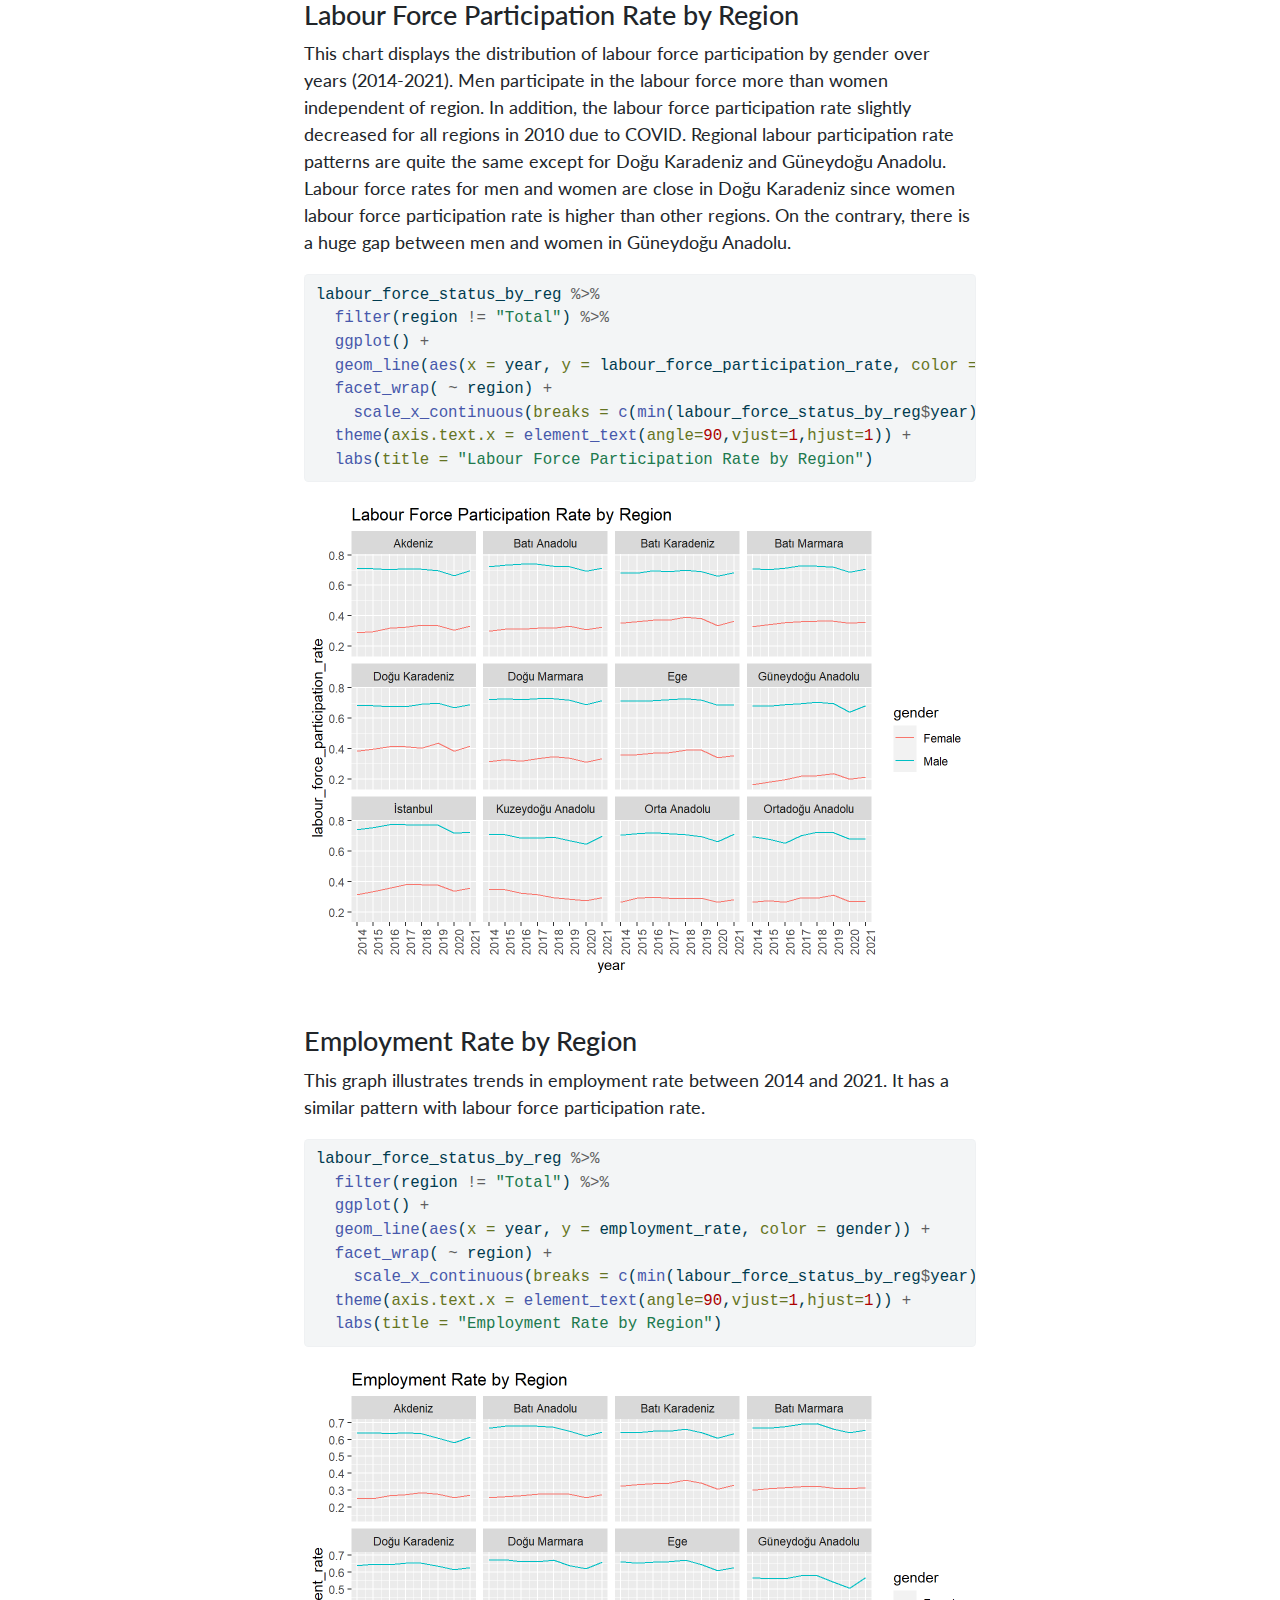
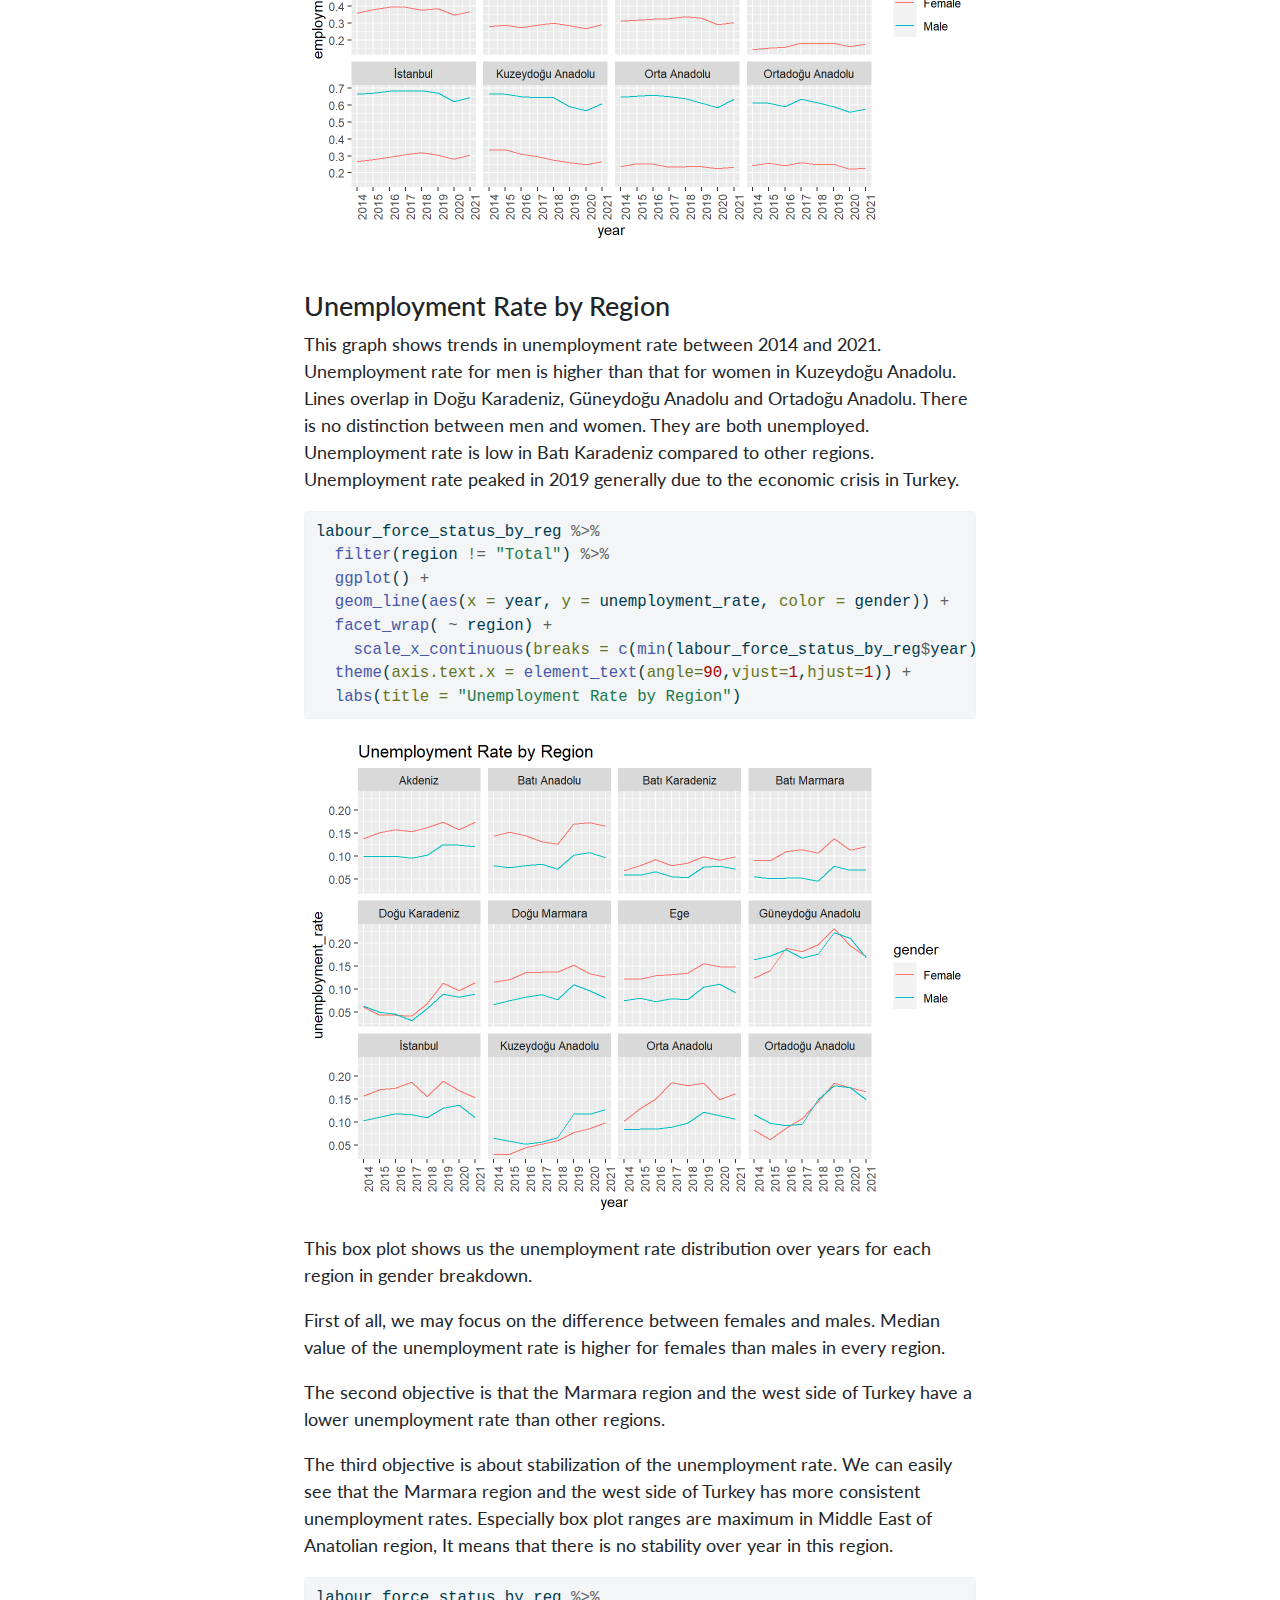
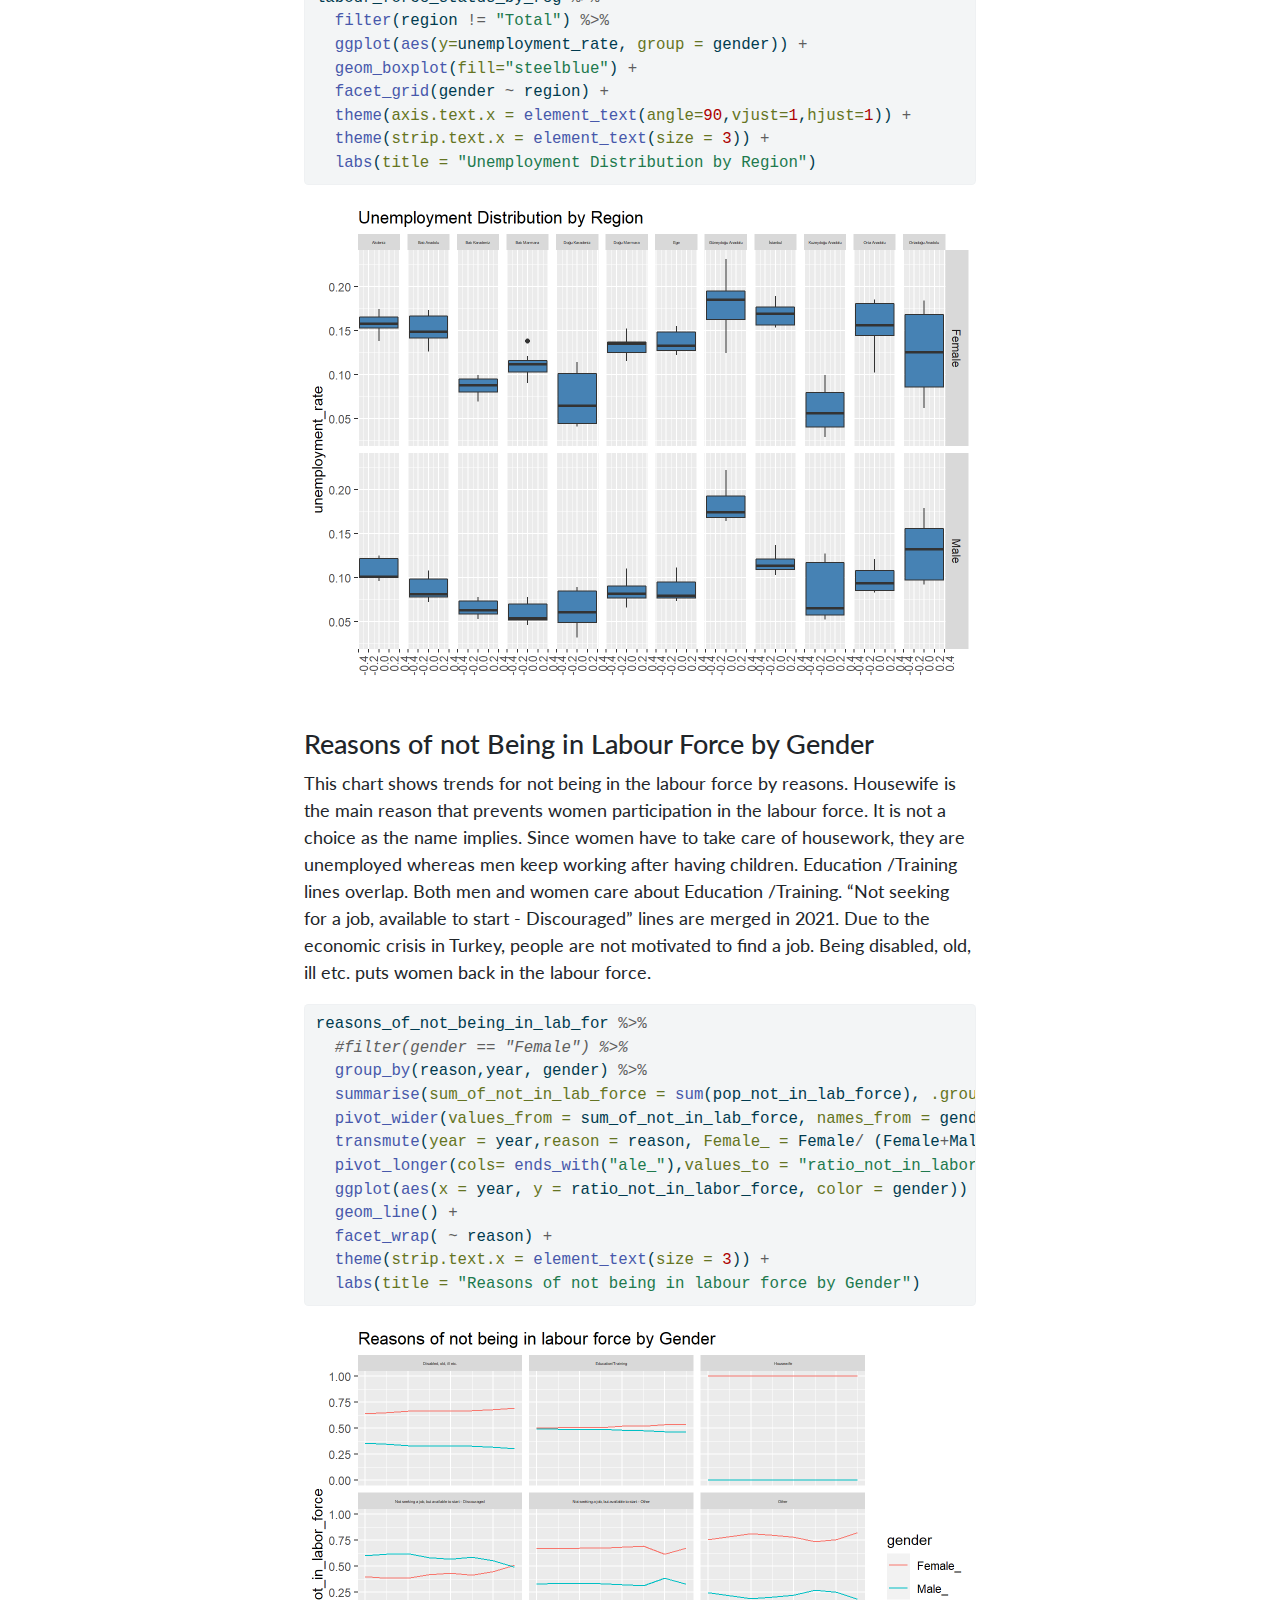
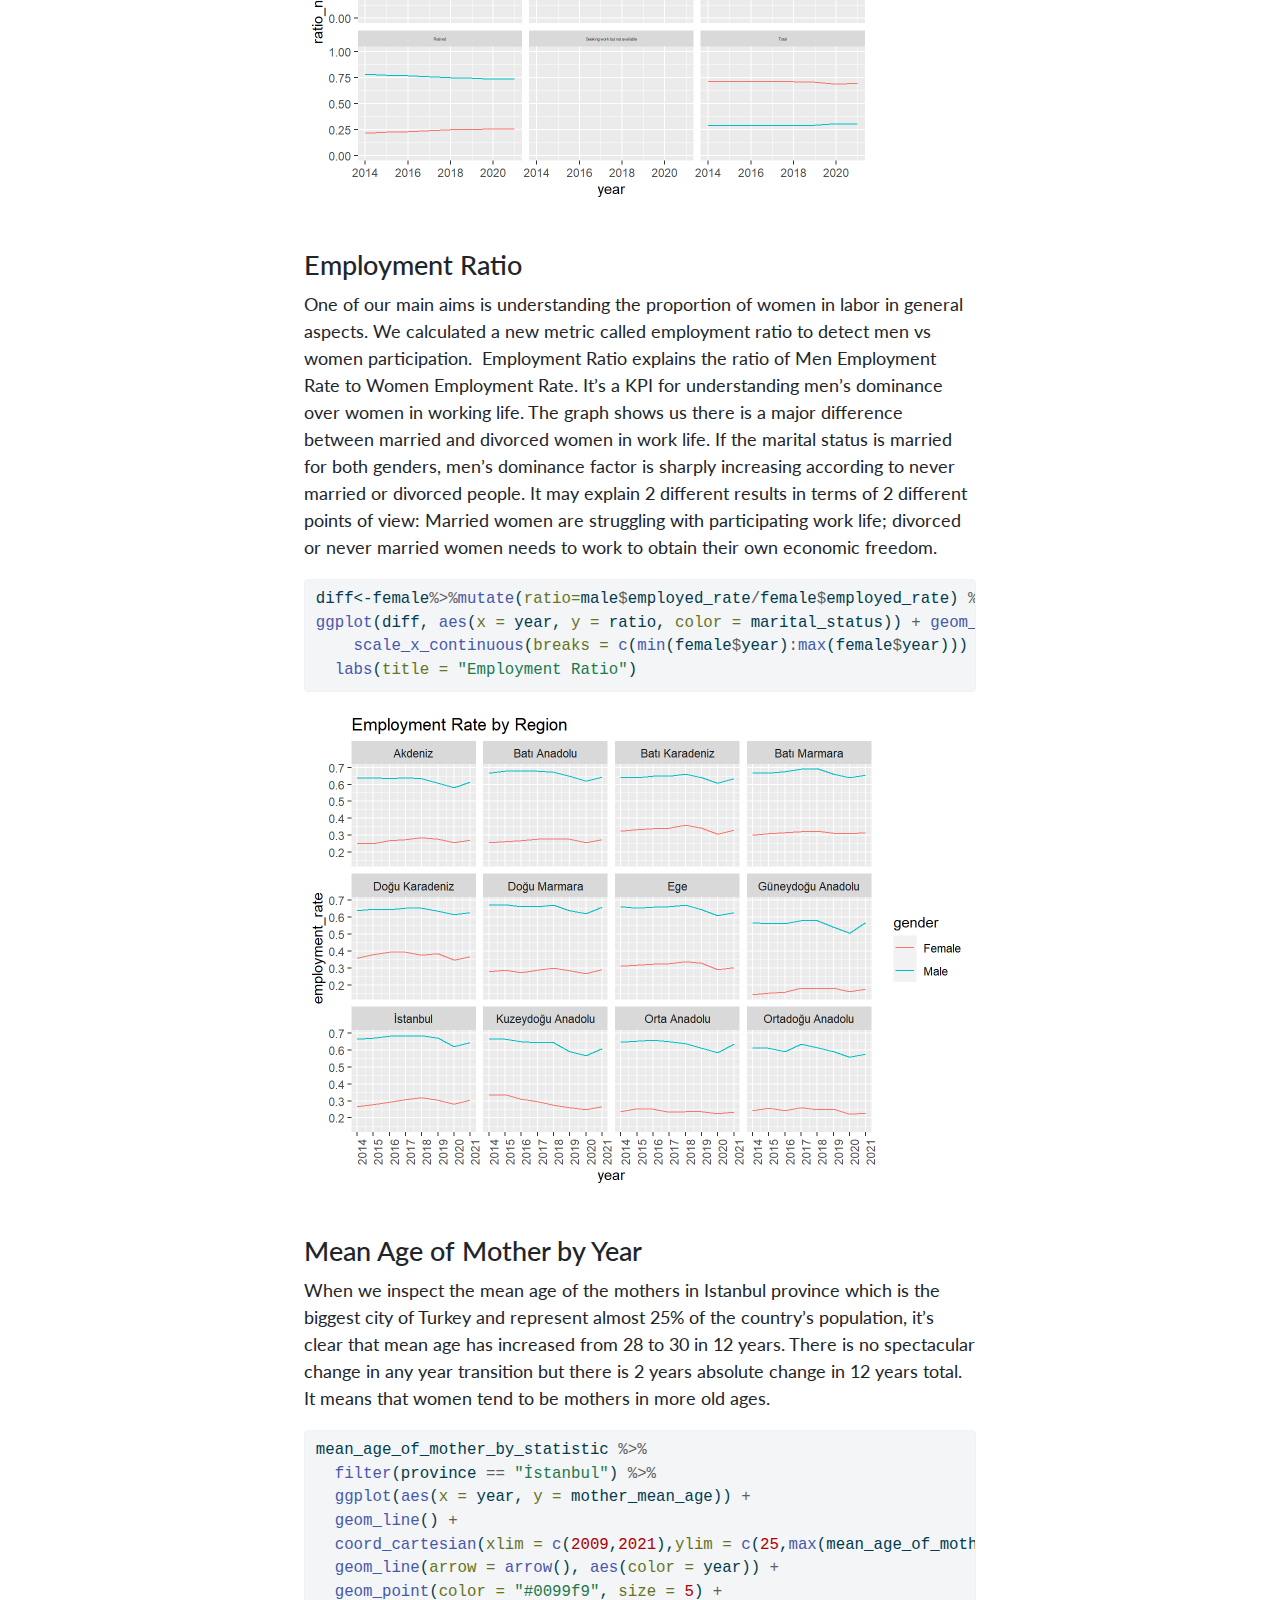
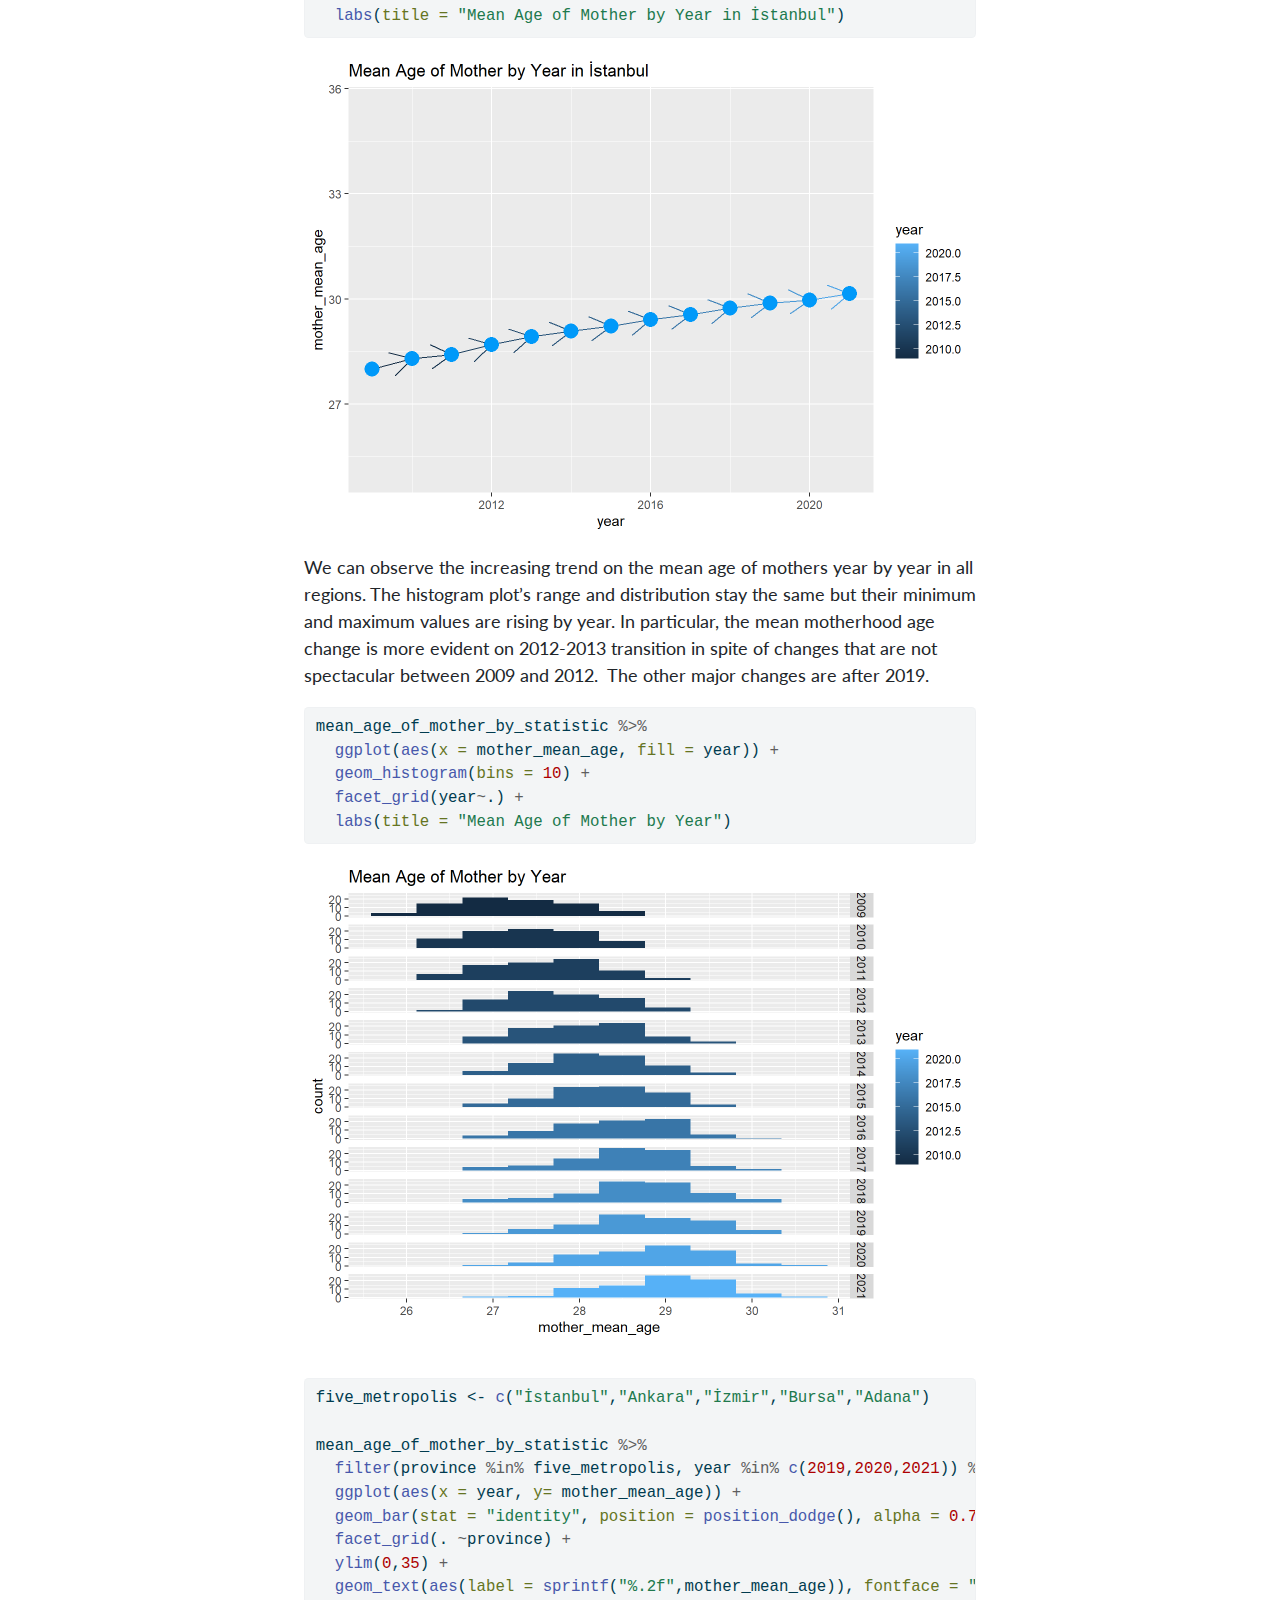
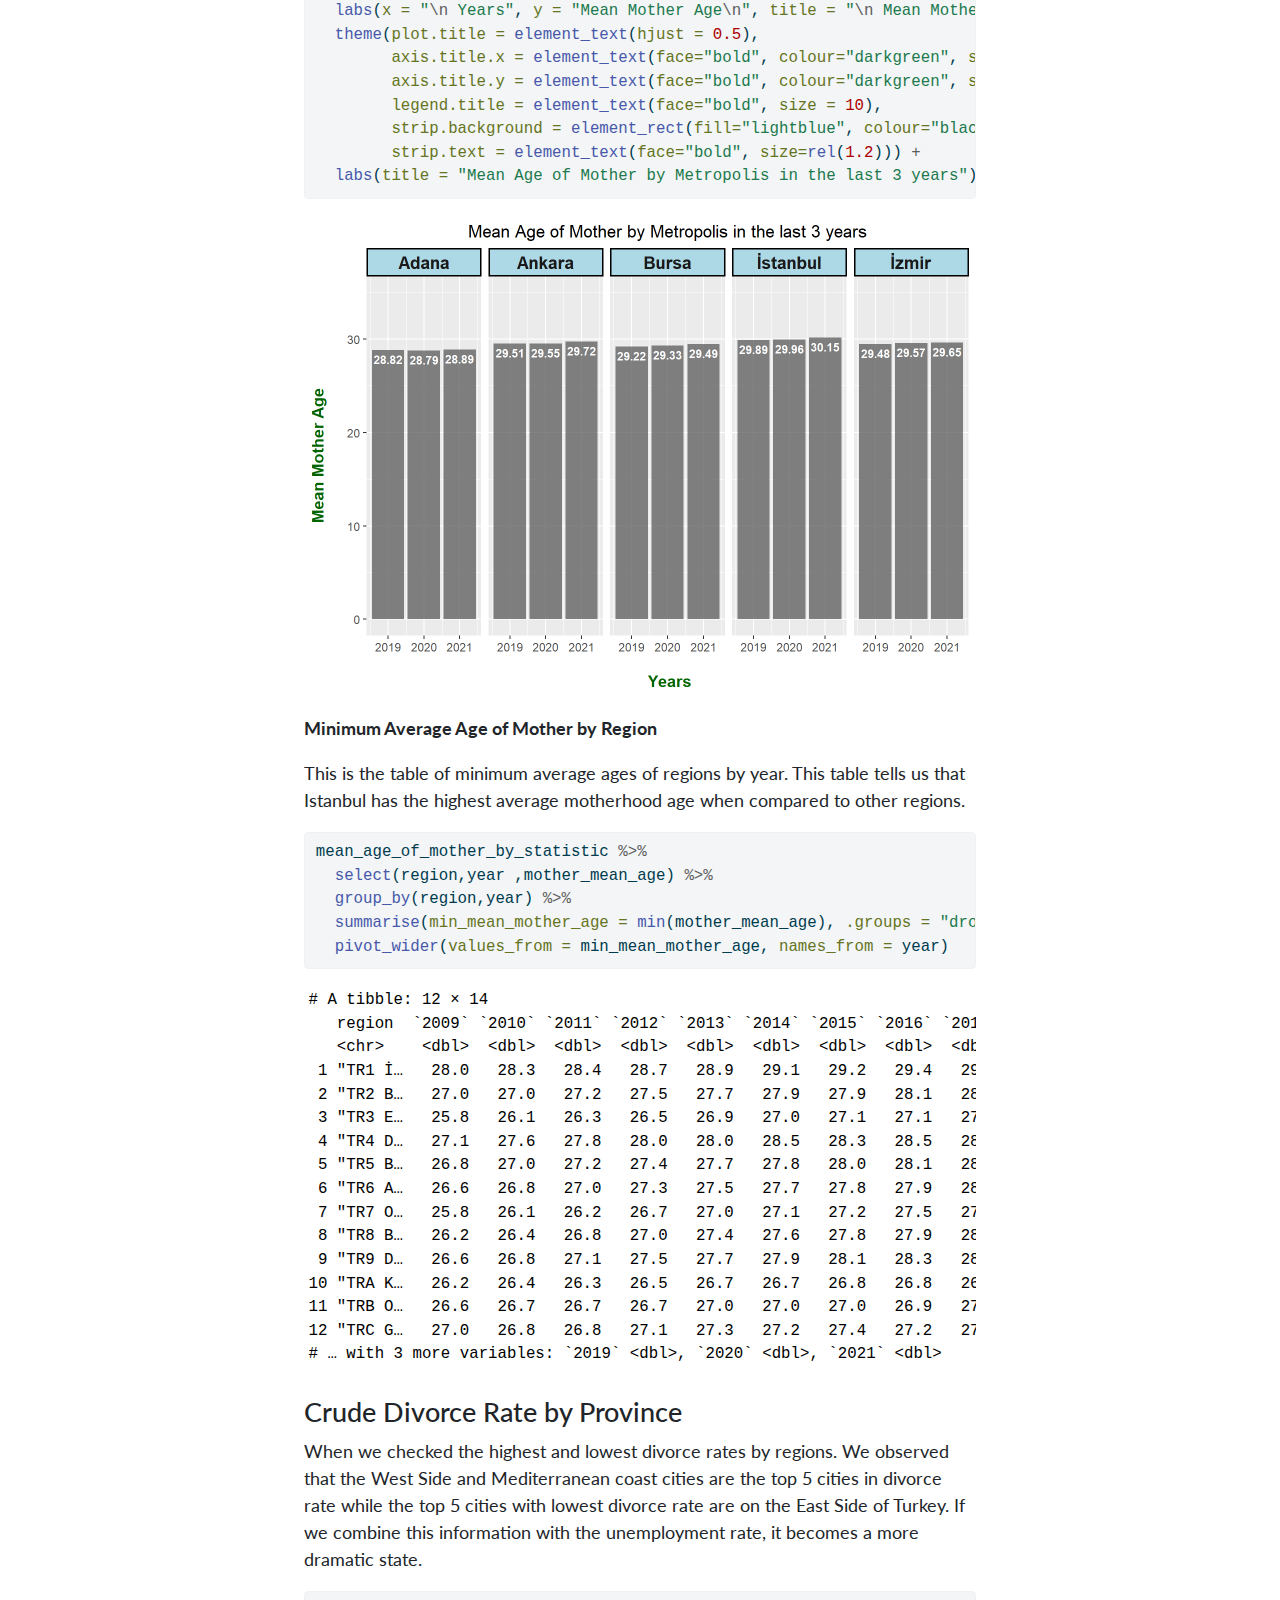
<file: docs/tuik_eda.html>
<!DOCTYPE html>
<html xmlns="http://www.w3.org/1999/xhtml" lang="en" xml:lang="en"><head>

<meta charset="utf-8">
<meta name="generator" content="quarto-1.1.251">

<meta name="viewport" content="width=device-width, initial-scale=1.0, user-scalable=yes">


<title>Summer Moon Progress Journal - 3&nbsp; TUIK EDA</title>
<style>
code{white-space: pre-wrap;}
span.smallcaps{font-variant: small-caps;}
div.columns{display: flex; gap: min(4vw, 1.5em);}
div.column{flex: auto; overflow-x: auto;}
div.hanging-indent{margin-left: 1.5em; text-indent: -1.5em;}
ul.task-list{list-style: none;}
ul.task-list li input[type="checkbox"] {
  width: 0.8em;
  margin: 0 0.8em 0.2em -1.6em;
  vertical-align: middle;
}
pre > code.sourceCode { white-space: pre; position: relative; }
pre > code.sourceCode > span { display: inline-block; line-height: 1.25; }
pre > code.sourceCode > span:empty { height: 1.2em; }
.sourceCode { overflow: visible; }
code.sourceCode > span { color: inherit; text-decoration: inherit; }
div.sourceCode { margin: 1em 0; }
pre.sourceCode { margin: 0; }
@media screen {
div.sourceCode { overflow: auto; }
}
@media print {
pre > code.sourceCode { white-space: pre-wrap; }
pre > code.sourceCode > span { text-indent: -5em; padding-left: 5em; }
}
pre.numberSource code
  { counter-reset: source-line 0; }
pre.numberSource code > span
  { position: relative; left: -4em; counter-increment: source-line; }
pre.numberSource code > span > a:first-child::before
  { content: counter(source-line);
    position: relative; left: -1em; text-align: right; vertical-align: baseline;
    border: none; display: inline-block;
    -webkit-touch-callout: none; -webkit-user-select: none;
    -khtml-user-select: none; -moz-user-select: none;
    -ms-user-select: none; user-select: none;
    padding: 0 4px; width: 4em;
    color: #aaaaaa;
  }
pre.numberSource { margin-left: 3em; border-left: 1px solid #aaaaaa;  padding-left: 4px; }
div.sourceCode
  {   }
@media screen {
pre > code.sourceCode > span > a:first-child::before { text-decoration: underline; }
}
code span.al { color: #ff0000; font-weight: bold; } /* Alert */
code span.an { color: #60a0b0; font-weight: bold; font-style: italic; } /* Annotation */
code span.at { color: #7d9029; } /* Attribute */
code span.bn { color: #40a070; } /* BaseN */
code span.bu { color: #008000; } /* BuiltIn */
code span.cf { color: #007020; font-weight: bold; } /* ControlFlow */
code span.ch { color: #4070a0; } /* Char */
code span.cn { color: #880000; } /* Constant */
code span.co { color: #60a0b0; font-style: italic; } /* Comment */
code span.cv { color: #60a0b0; font-weight: bold; font-style: italic; } /* CommentVar */
code span.do { color: #ba2121; font-style: italic; } /* Documentation */
code span.dt { color: #902000; } /* DataType */
code span.dv { color: #40a070; } /* DecVal */
code span.er { color: #ff0000; font-weight: bold; } /* Error */
code span.ex { } /* Extension */
code span.fl { color: #40a070; } /* Float */
code span.fu { color: #06287e; } /* Function */
code span.im { color: #008000; font-weight: bold; } /* Import */
code span.in { color: #60a0b0; font-weight: bold; font-style: italic; } /* Information */
code span.kw { color: #007020; font-weight: bold; } /* Keyword */
code span.op { color: #666666; } /* Operator */
code span.ot { color: #007020; } /* Other */
code span.pp { color: #bc7a00; } /* Preprocessor */
code span.sc { color: #4070a0; } /* SpecialChar */
code span.ss { color: #bb6688; } /* SpecialString */
code span.st { color: #4070a0; } /* String */
code span.va { color: #19177c; } /* Variable */
code span.vs { color: #4070a0; } /* VerbatimString */
code span.wa { color: #60a0b0; font-weight: bold; font-style: italic; } /* Warning */
</style>


<script src="site_libs/quarto-nav/quarto-nav.js"></script>
<script src="site_libs/quarto-nav/headroom.min.js"></script>
<script src="site_libs/clipboard/clipboard.min.js"></script>
<script src="site_libs/quarto-search/autocomplete.umd.js"></script>
<script src="site_libs/quarto-search/fuse.min.js"></script>
<script src="site_libs/quarto-search/quarto-search.js"></script>
<meta name="quarto:offset" content="./">
<link href="./tuik_report.html" rel="next">
<link href="./tuik_preprocessing.html" rel="prev">
<script src="site_libs/quarto-html/quarto.js"></script>
<script src="site_libs/quarto-html/popper.min.js"></script>
<script src="site_libs/quarto-html/tippy.umd.min.js"></script>
<script src="site_libs/quarto-html/anchor.min.js"></script>
<link href="site_libs/quarto-html/tippy.css" rel="stylesheet">
<link href="site_libs/quarto-html/quarto-syntax-highlighting.css" rel="stylesheet" class="quarto-color-scheme" id="quarto-text-highlighting-styles">
<link href="site_libs/quarto-html/quarto-syntax-highlighting-dark.css" rel="prefetch" class="quarto-color-scheme quarto-color-alternate" id="quarto-text-highlighting-styles">
<script src="site_libs/bootstrap/bootstrap.min.js"></script>
<link href="site_libs/bootstrap/bootstrap-icons.css" rel="stylesheet">
<link href="site_libs/bootstrap/bootstrap.min.css" rel="stylesheet" class="quarto-color-scheme" id="quarto-bootstrap" data-mode="light">
<link href="site_libs/bootstrap/bootstrap-dark.min.css" rel="prefetch" class="quarto-color-scheme quarto-color-alternate" id="quarto-bootstrap" data-mode="dark">
<script id="quarto-search-options" type="application/json">{
  "location": "sidebar",
  "copy-button": false,
  "collapse-after": 3,
  "panel-placement": "start",
  "type": "textbox",
  "limit": 20,
  "language": {
    "search-no-results-text": "No results",
    "search-matching-documents-text": "matching documents",
    "search-copy-link-title": "Copy link to search",
    "search-hide-matches-text": "Hide additional matches",
    "search-more-match-text": "more match in this document",
    "search-more-matches-text": "more matches in this document",
    "search-clear-button-title": "Clear",
    "search-detached-cancel-button-title": "Cancel",
    "search-submit-button-title": "Submit"
  }
}</script>


</head>

<body class="nav-sidebar floating">

<div id="quarto-search-results"></div>
  <header id="quarto-header" class="headroom fixed-top">
  <nav class="quarto-secondary-nav" data-bs-toggle="collapse" data-bs-target="#quarto-sidebar" aria-controls="quarto-sidebar" aria-expanded="false" aria-label="Toggle sidebar navigation" onclick="if (window.quartoToggleHeadroom) { window.quartoToggleHeadroom(); }">
    <div class="container-fluid d-flex justify-content-between">
      <h1 class="quarto-secondary-nav-title"><span class="chapter-number">3</span>&nbsp; <span class="chapter-title">TUIK EDA</span></h1>
      <button type="button" class="quarto-btn-toggle btn" aria-label="Show secondary navigation">
        <i class="bi bi-chevron-right"></i>
      </button>
    </div>
  </nav>
</header>
<!-- content -->
<div id="quarto-content" class="quarto-container page-columns page-rows-contents page-layout-article">
<!-- sidebar -->
  <nav id="quarto-sidebar" class="sidebar collapse sidebar-navigation floating overflow-auto">
    <div class="pt-lg-2 mt-2 text-left sidebar-header">
    <div class="sidebar-title mb-0 py-0">
      <a href="./">Summer Moon Progress Journal</a> 
        <div class="sidebar-tools-main tools-wide">
    <a href="https://github.com/pjournal/mef06g-summermoon" title="Source Code" class="sidebar-tool px-1"><i class="bi bi-github"></i></a>
    <a href="" title="Share" id="sidebar-tool-dropdown-0" class="sidebar-tool dropdown-toggle px-1" data-bs-toggle="dropdown" aria-expanded="false"><i class="bi bi-share"></i></a>
    <ul class="dropdown-menu" aria-labelledby="sidebar-tool-dropdown-0">
        <li>
          <a class="dropdown-item sidebar-tools-main-item" href="https://twitter.com/intent/tweet?url=|url|">
            <i class="bi bi-bi-twitter pe-1"></i>
          Twitter
          </a>
        </li>
        <li>
          <a class="dropdown-item sidebar-tools-main-item" href="https://www.facebook.com/sharer/sharer.php?u=|url|">
            <i class="bi bi-bi-facebook pe-1"></i>
          Facebook
          </a>
        </li>
    </ul>
  <a href="" class="quarto-color-scheme-toggle sidebar-tool" onclick="window.quartoToggleColorScheme(); return false;" title="Toggle dark mode"><i class="bi"></i></a>
</div>
    </div>
      </div>
      <div class="mt-2 flex-shrink-0 align-items-center">
        <div class="sidebar-search">
        <div id="quarto-search" class="" title="Search"></div>
        </div>
      </div>
    <div class="sidebar-menu-container"> 
    <ul class="list-unstyled mt-1">
        <li class="sidebar-item">
  <div class="sidebar-item-container"> 
  <a href="./index.html" class="sidebar-item-text sidebar-link">Introduction</a>
  </div>
</li>
        <li class="sidebar-item">
  <div class="sidebar-item-container"> 
  <a href="./assignment1.html" class="sidebar-item-text sidebar-link"><span class="chapter-number">1</span>&nbsp; <span class="chapter-title">Startup Deals</span></a>
  </div>
</li>
        <li class="sidebar-item">
  <div class="sidebar-item-container"> 
  <a href="./tuik_preprocessing.html" class="sidebar-item-text sidebar-link"><span class="chapter-number">2</span>&nbsp; <span class="chapter-title">TUIK Preprocessing</span></a>
  </div>
</li>
        <li class="sidebar-item">
  <div class="sidebar-item-container"> 
  <a href="./tuik_eda.html" class="sidebar-item-text sidebar-link active"><span class="chapter-number">3</span>&nbsp; <span class="chapter-title">TUIK EDA</span></a>
  </div>
</li>
        <li class="sidebar-item">
  <div class="sidebar-item-container"> 
  <a href="./tuik_report.html" class="sidebar-item-text sidebar-link"><span class="chapter-number">4</span>&nbsp; <span class="chapter-title">TUIK Report</span></a>
  </div>
</li>
    </ul>
    </div>
</nav>
<!-- margin-sidebar -->
    <div id="quarto-margin-sidebar" class="sidebar margin-sidebar">
        <nav id="TOC" role="doc-toc" class="toc-active">
    <h2 id="toc-title">Table of contents</h2>
   
  <ul>
  <li><a href="#exploratory-data-analysis-eda" id="toc-exploratory-data-analysis-eda" class="nav-link active" data-scroll-target="#exploratory-data-analysis-eda">Exploratory Data Analysis (EDA)</a>
  <ul class="collapse">
  <li><a href="#key-takeaways" id="toc-key-takeaways" class="nav-link" data-scroll-target="#key-takeaways">Key Takeaways</a></li>
  <li><a href="#data-dictionary" id="toc-data-dictionary" class="nav-link" data-scroll-target="#data-dictionary">Data Dictionary</a></li>
  <li><a href="#analysis" id="toc-analysis" class="nav-link" data-scroll-target="#analysis">Analysis</a>
  <ul class="collapse">
  <li><a href="#labour-force-rates-by-gender" id="toc-labour-force-rates-by-gender" class="nav-link" data-scroll-target="#labour-force-rates-by-gender">Labour Force Rates by Gender</a></li>
  <li><a href="#labour-force-participation-rate-by-region" id="toc-labour-force-participation-rate-by-region" class="nav-link" data-scroll-target="#labour-force-participation-rate-by-region">Labour Force Participation Rate by Region</a></li>
  <li><a href="#employment-rate-by-region" id="toc-employment-rate-by-region" class="nav-link" data-scroll-target="#employment-rate-by-region">Employment Rate by Region</a></li>
  <li><a href="#unemployment-rate-by-region" id="toc-unemployment-rate-by-region" class="nav-link" data-scroll-target="#unemployment-rate-by-region">Unemployment Rate by Region</a></li>
  <li><a href="#reasons-of-not-being-in-labour-force-by-gender" id="toc-reasons-of-not-being-in-labour-force-by-gender" class="nav-link" data-scroll-target="#reasons-of-not-being-in-labour-force-by-gender">Reasons of not Being in Labour Force by Gender</a></li>
  <li><a href="#employment-ratio" id="toc-employment-ratio" class="nav-link" data-scroll-target="#employment-ratio">Employment Ratio</a></li>
  <li><a href="#mean-age-of-mother-by-year" id="toc-mean-age-of-mother-by-year" class="nav-link" data-scroll-target="#mean-age-of-mother-by-year">Mean Age of Mother by Year</a></li>
  <li><a href="#crude-divorce-rate-by-province" id="toc-crude-divorce-rate-by-province" class="nav-link" data-scroll-target="#crude-divorce-rate-by-province">Crude Divorce Rate by Province</a></li>
  </ul></li>
  </ul></li>
  </ul>
</nav>
    </div>
<!-- main -->
<main class="content" id="quarto-document-content">

<header id="title-block-header" class="quarto-title-block default">
<div class="quarto-title">
<h1 class="title d-none d-lg-block"><span class="chapter-number">3</span>&nbsp; <span class="chapter-title">TUIK EDA</span></h1>
</div>



<div class="quarto-title-meta">

    
    <div>
    <div class="quarto-title-meta-heading">Published</div>
    <div class="quarto-title-meta-contents">
      <p class="date">Nov 30, 2022</p>
    </div>
  </div>
    
  </div>
  

</header>

<section id="exploratory-data-analysis-eda" class="level1">
<h1>Exploratory Data Analysis (EDA)</h1>
<section id="key-takeaways" class="level2">
<h2 class="anchored" data-anchor-id="key-takeaways">Key Takeaways</h2>
<ul>
<li><p>Men participate in the labour force <strong>two</strong> <strong>times more</strong> than women. Labour participation and employment rates are aligned. <strong>Economic crisis in 2019</strong> had a <strong>negative</strong> impact on the labour market. <strong>COVID</strong> reinforced this effect by increasing the <strong>unemployment rate</strong>.</p></li>
<li><p>In <strong>Doğu Karadeniz, Güneydoğu Anadolu and Ortadoğu Anadolu</strong>, gender does not matter for the unemployment. Both men and women are unemployed. Men are <strong>more unemployed</strong> than women in <strong>Kuzeydoğu Anadolu</strong> whereas women unemployment rate is higher than that for men in other regions.</p></li>
<li><p>Being a <strong>housewife</strong> is the main reason for women that prevents them not being in the labour force. There is a <strong>stereotypical gender structure</strong> in Turkey that emphasizes on women are house-keepers, men are bread-winners. In addition, <strong>discouragement</strong> for both men and women overlapped in 2021. People are less motivated to seek for a job in Turkey over years.</p></li>
<li><p>Marital status affects the <strong>employment rate for women</strong>. Men dominance factor is dramatically higher in <strong>married</strong> women compared to <strong>never married or divorced</strong> women. It may have 2 different reasons: Married women are struggling with participating in work life; divorced or never married women need to work to obtain their own economic freedom.</p></li>
<li><p>Divorce rates between provinces are quite different in Turkey. While the top 5 highest divorce rates are in the <strong>Mediterranean</strong> or <strong>West Side</strong>, but the lowest 5 are at the <strong>East Side</strong> of Turkey. When we combine this info with regional unemployment rates, it’s being more dramatic for women.</p></li>
</ul>
</section>
<section id="data-dictionary" class="level2">
<h2 class="anchored" data-anchor-id="data-dictionary">Data Dictionary</h2>
<p><strong>Non-institutional population:</strong> Comprises all the population excluding the residents of dormitories of universities, orphanage, rest homes for elderly persons, special hospitals, prisons and military barracks etc.<br>
<br>
<strong>Non-institutional working age population:</strong>&nbsp;Indicates the population 15 years old and over within the non-institutional civilian population.<br>
<br>
<strong>Labour force:</strong> Labour force&nbsp;covers the working-age population that is willing to supply labour for the production of economic goods and services in the relevant reference period. In determining the labour force, activities that contribute to the production of goods and services within the United Nations System of National Accounts (SNA) production boundary are essential. Labour force comprises all employed and unemployed people.&nbsp;<br>
<br>
<strong>Labour force participation rate:</strong> Indicates the ratio of the labour force to non-institutional working age population.<br>
<br>
<strong>Employment:</strong> Comprises all the non-institutional working age population who are included in the persons “at work” and “not at work” described below.</p>
<p><strong>Persons at work:</strong> Persons economically active during the reference period for at least one hour as a regular employee, casual employee, employer, self employed or unpaid family worker.<br>
<br>
<strong>Persons not at work:</strong> Regular employee, casual employee, employer, self employed or unpaid family who have a job but away from job during the entire reference week for various reasons are considered as employed, if there is a tie with job according to the absence reason from job.<br>
<br>
Persons who are not at work during the reference week due to official holidays or annual leave, sick leave, working hour arrangements, job related training or legal maternity/paternity leave are employed without the need for additional criteria.<br>
<br>
Persons who are not at work to raise a child (parental leave, unpaid leave for childcare) are considered as employed only if they have an assurance of return to work within a period of less than 3 months or less and/or they continue to receive job related wage/salary during their absence.<br>
<br>
Persons who are not at work because of off-season/low season are considered as employed only if they performing any task or duty during the off-season period.<br>
<br>
Persons who are not at work due to the other reasons such as bad weather, there was no work, slowing down or stopping of work for technical or economic reasons, participating a training unrelated to job are considered as employed only if they have an assurance of return to work within a period of 3 months or less.<br>
<br>
The members of producer cooperatives and apprentices or trainees who are working to gain any kind of benefit (income in cash or in kind, social security, traveling cost, pocket money etc.) are considered to be employed.<br>
<br>
<strong>Employment Rate:</strong> It is the ratio of employment to the non-institutional working age population.</p>
<p><strong>Unemployment rate:</strong> It is the ratio of unemployed persons to the labour force.<br>
</p>
<p><strong>Reference :</strong></p>
<p><a href="https://data.tuik.gov.tr/Search/Search?text=employment%20rate" class="uri">https://data.tuik.gov.tr/Search/Search?text=employment%20rate</a></p>
</section>
<section id="analysis" class="level2">
<h2 class="anchored" data-anchor-id="analysis">Analysis</h2>
<p>First of all, libraries are installed.</p>
<div class="cell">
<div class="sourceCode cell-code" id="cb1"><pre class="sourceCode r code-with-copy"><code class="sourceCode r"><span id="cb1-1"><a href="#cb1-1" aria-hidden="true" tabindex="-1"></a>pti <span class="ot">&lt;-</span> <span class="fu">c</span>(<span class="st">"readxl"</span>,<span class="st">"dplyr"</span>,<span class="st">"tidyverse"</span>, <span class="st">"ggplot2"</span>, <span class="st">"lubridate"</span>, <span class="st">"tidyr"</span>, <span class="st">"stringi"</span>, <span class="st">"hrbrthemes"</span>, <span class="st">"viridis"</span>, <span class="st">"scales"</span>, <span class="st">"knitr"</span>)</span>
<span id="cb1-2"><a href="#cb1-2" aria-hidden="true" tabindex="-1"></a>pti <span class="ot">&lt;-</span> pti[<span class="sc">!</span>(pti <span class="sc">%in%</span> <span class="fu">installed.packages</span>())]</span>
<span id="cb1-3"><a href="#cb1-3" aria-hidden="true" tabindex="-1"></a><span class="cf">if</span>(<span class="fu">length</span>(pti)<span class="sc">&gt;</span><span class="dv">0</span>){</span>
<span id="cb1-4"><a href="#cb1-4" aria-hidden="true" tabindex="-1"></a>  <span class="fu">install.packages</span>(pti)</span>
<span id="cb1-5"><a href="#cb1-5" aria-hidden="true" tabindex="-1"></a>}</span>
<span id="cb1-6"><a href="#cb1-6" aria-hidden="true" tabindex="-1"></a></span>
<span id="cb1-7"><a href="#cb1-7" aria-hidden="true" tabindex="-1"></a><span class="fu">library</span>(readxl)</span>
<span id="cb1-8"><a href="#cb1-8" aria-hidden="true" tabindex="-1"></a><span class="fu">library</span>(dplyr)</span>
<span id="cb1-9"><a href="#cb1-9" aria-hidden="true" tabindex="-1"></a><span class="fu">library</span>(tidyverse)</span>
<span id="cb1-10"><a href="#cb1-10" aria-hidden="true" tabindex="-1"></a><span class="fu">library</span>(ggplot2)</span>
<span id="cb1-11"><a href="#cb1-11" aria-hidden="true" tabindex="-1"></a><span class="fu">library</span>(lubridate)</span>
<span id="cb1-12"><a href="#cb1-12" aria-hidden="true" tabindex="-1"></a><span class="fu">library</span>(tidyr)</span>
<span id="cb1-13"><a href="#cb1-13" aria-hidden="true" tabindex="-1"></a><span class="fu">library</span>(stringi)</span>
<span id="cb1-14"><a href="#cb1-14" aria-hidden="true" tabindex="-1"></a><span class="fu">library</span>(hrbrthemes)</span>
<span id="cb1-15"><a href="#cb1-15" aria-hidden="true" tabindex="-1"></a><span class="fu">library</span>(viridis)</span>
<span id="cb1-16"><a href="#cb1-16" aria-hidden="true" tabindex="-1"></a><span class="fu">library</span>(scales)</span>
<span id="cb1-17"><a href="#cb1-17" aria-hidden="true" tabindex="-1"></a><span class="fu">library</span>(knitr)</span></code><button title="Copy to Clipboard" class="code-copy-button"><i class="bi"></i></button></pre></div>
</div>
<p>Data files are read in Excel.</p>
<div class="cell">
<div class="sourceCode cell-code" id="cb2"><pre class="sourceCode r code-with-copy"><code class="sourceCode r"><span id="cb2-1"><a href="#cb2-1" aria-hidden="true" tabindex="-1"></a>labour_force_status_by_reg <span class="ot">&lt;-</span> <span class="fu">readRDS</span>(<span class="st">"docs/tuik/Labour_force_status_by_reg.rds"</span>)</span>
<span id="cb2-2"><a href="#cb2-2" aria-hidden="true" tabindex="-1"></a></span>
<span id="cb2-3"><a href="#cb2-3" aria-hidden="true" tabindex="-1"></a>employed_rate_by_marital_status <span class="ot">&lt;-</span> <span class="fu">readRDS</span>(<span class="st">"docs/tuik/Employed_rate_by_marital_status.rds"</span>)</span>
<span id="cb2-4"><a href="#cb2-4" aria-hidden="true" tabindex="-1"></a></span>
<span id="cb2-5"><a href="#cb2-5" aria-hidden="true" tabindex="-1"></a>female<span class="ot">&lt;-</span>employed_rate_by_marital_status<span class="sc">%&gt;%</span><span class="fu">filter</span>(gender<span class="sc">==</span><span class="st">"Female"</span>)</span>
<span id="cb2-6"><a href="#cb2-6" aria-hidden="true" tabindex="-1"></a>male<span class="ot">&lt;-</span>employed_rate_by_marital_status<span class="sc">%&gt;%</span><span class="fu">filter</span>(gender<span class="sc">==</span><span class="st">"Male"</span>)</span>
<span id="cb2-7"><a href="#cb2-7" aria-hidden="true" tabindex="-1"></a></span>
<span id="cb2-8"><a href="#cb2-8" aria-hidden="true" tabindex="-1"></a>reasons_of_not_being_in_lab_for <span class="ot">&lt;-</span> <span class="fu">readRDS</span>(<span class="st">"docs/tuik/Reasons_of_not_being_in_lab_for.rds"</span>)</span>
<span id="cb2-9"><a href="#cb2-9" aria-hidden="true" tabindex="-1"></a></span>
<span id="cb2-10"><a href="#cb2-10" aria-hidden="true" tabindex="-1"></a>crude_divorce_rate_by_provinces <span class="ot">&lt;-</span> <span class="fu">readRDS</span>(<span class="st">"docs/tuik/Crude_divorce_rate_by_provinces.rds"</span>)</span>
<span id="cb2-11"><a href="#cb2-11" aria-hidden="true" tabindex="-1"></a></span>
<span id="cb2-12"><a href="#cb2-12" aria-hidden="true" tabindex="-1"></a>mean_age_of_mother_by_statistic <span class="ot">&lt;-</span> <span class="fu">readRDS</span>(<span class="st">"docs/tuik/Mean_age_of_mother_by_Statistic.rds"</span>)</span></code><button title="Copy to Clipboard" class="code-copy-button"><i class="bi"></i></button></pre></div>
</div>
<p>Descriptive statistics are given for high-level understanding of each data table.</p>
<div class="cell">
<div class="sourceCode cell-code" id="cb3"><pre class="sourceCode r code-with-copy"><code class="sourceCode r"><span id="cb3-1"><a href="#cb3-1" aria-hidden="true" tabindex="-1"></a><span class="fu">summary</span>(labour_force_status_by_reg)</span></code><button title="Copy to Clipboard" class="code-copy-button"><i class="bi"></i></button></pre></div>
<div class="cell-output cell-output-stdout">
<pre><code>      year         region             gender         
 Min.   :2014   Length:208         Length:208        
 1st Qu.:2016   Class :character   Class :character  
 Median :2018   Mode  :character   Mode  :character  
 Mean   :2018                                        
 3rd Qu.:2019                                        
 Max.   :2021                                        
 labour_force_participation_rate unemployment_rate employment_rate 
 Min.   :0.1620                  Min.   :0.0290    Min.   :0.1420  
 1st Qu.:0.3280                  1st Qu.:0.0800    1st Qu.:0.2800  
 Median :0.5375                  Median :0.1095    Median :0.4500  
 Mean   :0.5142                  Mean   :0.1132    Mean   :0.4594  
 3rd Qu.:0.7060                  3rd Qu.:0.1472    3rd Qu.:0.6452  
 Max.   :0.7740                  Max.   :0.2310    Max.   :0.6920  </code></pre>
</div>
</div>
<div class="cell">
<div class="sourceCode cell-code" id="cb5"><pre class="sourceCode r code-with-copy"><code class="sourceCode r"><span id="cb5-1"><a href="#cb5-1" aria-hidden="true" tabindex="-1"></a><span class="fu">summary</span>(mean_age_of_mother_by_statistic)</span></code><button title="Copy to Clipboard" class="code-copy-button"><i class="bi"></i></button></pre></div>
<div class="cell-output cell-output-stdout">
<pre><code>    region            district         province_id          province        
 Length:1053        Length:1053        Length:1053        Length:1053       
 Class :character   Class :character   Class :character   Class :character  
 Mode  :character   Mode  :character   Mode  :character   Mode  :character  
                                                                            
                                                                            
                                                                            
      year      mother_mean_age
 Min.   :2009   Min.   :25.77  
 1st Qu.:2012   1st Qu.:27.58  
 Median :2015   Median :28.23  
 Mean   :2015   Mean   :28.20  
 3rd Qu.:2018   3rd Qu.:28.82  
 Max.   :2021   Max.   :30.52  </code></pre>
</div>
</div>
<div class="cell">
<div class="sourceCode cell-code" id="cb7"><pre class="sourceCode r code-with-copy"><code class="sourceCode r"><span id="cb7-1"><a href="#cb7-1" aria-hidden="true" tabindex="-1"></a><span class="fu">summary</span>(reasons_of_not_being_in_lab_for)</span></code><button title="Copy to Clipboard" class="code-copy-button"><i class="bi"></i></button></pre></div>
<div class="cell-output cell-output-stdout">
<pre><code>      year         gender             reason          pop_not_in_lab_force
 Min.   :2014   Length:144         Length:144         Min.   :    0.0     
 1st Qu.:2016   Class :character   Class :character   1st Qu.:  386.8     
 Median :2018   Mode  :character   Mode  :character   Median : 1319.5     
 Mean   :2018                                         Mean   : 3233.4     
 3rd Qu.:2019                                         3rd Qu.: 2686.8     
 Max.   :2021                                         Max.   :21855.0     </code></pre>
</div>
</div>
<div class="cell">
<div class="sourceCode cell-code" id="cb9"><pre class="sourceCode r code-with-copy"><code class="sourceCode r"><span id="cb9-1"><a href="#cb9-1" aria-hidden="true" tabindex="-1"></a><span class="fu">summary</span>(employed_rate_by_marital_status)</span></code><button title="Copy to Clipboard" class="code-copy-button"><i class="bi"></i></button></pre></div>
<div class="cell-output cell-output-stdout">
<pre><code>      year         gender          marital_status     employed_rate   
 Min.   :2014   Length:64          Length:64          Min.   :0.0650  
 1st Qu.:2016   Class :character   Class :character   1st Qu.:0.2525  
 Median :2018   Mode  :character   Mode  :character   Median :0.3525  
 Mean   :2018                                         Mean   :0.3897  
 3rd Qu.:2019                                         3rd Qu.:0.5593  
 Max.   :2021                                         Max.   :0.7279  </code></pre>
</div>
</div>
<div class="cell">
<div class="sourceCode cell-code" id="cb11"><pre class="sourceCode r code-with-copy"><code class="sourceCode r"><span id="cb11-1"><a href="#cb11-1" aria-hidden="true" tabindex="-1"></a><span class="fu">summary</span>(crude_divorce_rate_by_provinces)</span></code><button title="Copy to Clipboard" class="code-copy-button"><i class="bi"></i></button></pre></div>
<div class="cell-output cell-output-stdout">
<pre><code>   province              year      crude_divorce_rate
 Length:810         Min.   :2012   Min.   :0.1129    
 Class :character   1st Qu.:2014   1st Qu.:0.9894    
 Mode  :character   Median :2016   Median :1.4774    
                    Mean   :2016   Mean   :1.4206    
                    3rd Qu.:2019   3rd Qu.:1.8818    
                    Max.   :2021   Max.   :3.0363    </code></pre>
</div>
</div>
<p>After this section, data visualizations are made to have a better understanding about data.</p>
<section id="labour-force-rates-by-gender" class="level3">
<h3 class="anchored" data-anchor-id="labour-force-rates-by-gender">Labour Force Rates by Gender</h3>
<p>This graph shows the labour force participation, employment and unemployment rates by gender over years (2014-2021). Women unemployment rate is higher than men’s unemployment rate whereas&nbsp; other metrics for women are quite low compared to&nbsp; those for men. Until 2019, the unemployment rate slightly changes. However, it starts to increase after 2019 due to the economic crisis in Turkey. COVID made the unemployment rate for men and women almost equal. Labour participation and employment rates for men are two times more than those for women. In 2020, labour participation and employment rates are lower compared to other years due to COVID.</p>
<div class="cell">
<div class="sourceCode cell-code" id="cb13"><pre class="sourceCode r code-with-copy"><code class="sourceCode r"><span id="cb13-1"><a href="#cb13-1" aria-hidden="true" tabindex="-1"></a>labour_force_status_by_reg <span class="sc">%&gt;%</span></span>
<span id="cb13-2"><a href="#cb13-2" aria-hidden="true" tabindex="-1"></a>  <span class="fu">filter</span>(region <span class="sc">==</span> <span class="st">"Total"</span>) <span class="sc">%&gt;%</span></span>
<span id="cb13-3"><a href="#cb13-3" aria-hidden="true" tabindex="-1"></a>  <span class="fu">select</span>(year, gender, labour_force_participation_rate, employment_rate, unemployment_rate) <span class="sc">%&gt;%</span></span>
<span id="cb13-4"><a href="#cb13-4" aria-hidden="true" tabindex="-1"></a>   <span class="fu">pivot_longer</span>(<span class="at">cols =</span> <span class="sc">-</span><span class="fu">c</span>(gender, year), <span class="at">values_to =</span> <span class="st">"value"</span>, <span class="at">names_to =</span> <span class="st">"variable"</span>) <span class="sc">%&gt;%</span> </span>
<span id="cb13-5"><a href="#cb13-5" aria-hidden="true" tabindex="-1"></a>  <span class="fu">ggplot</span>(<span class="fu">aes</span>(<span class="at">x =</span> year, <span class="at">y =</span> value, <span class="at">fill =</span> <span class="fu">reorder</span>(variable, value))) <span class="sc">+</span> </span>
<span id="cb13-6"><a href="#cb13-6" aria-hidden="true" tabindex="-1"></a>  <span class="fu">geom_bar</span>(<span class="at">position=</span><span class="st">"dodge"</span>, <span class="at">stat=</span><span class="st">"identity"</span>) <span class="sc">+</span></span>
<span id="cb13-7"><a href="#cb13-7" aria-hidden="true" tabindex="-1"></a>  <span class="fu">facet_grid</span>(. <span class="sc">~</span> gender) <span class="sc">+</span></span>
<span id="cb13-8"><a href="#cb13-8" aria-hidden="true" tabindex="-1"></a>    <span class="fu">scale_x_continuous</span>(<span class="at">breaks =</span> <span class="fu">c</span>(<span class="fu">min</span>(labour_force_status_by_reg<span class="sc">$</span>year)<span class="sc">:</span><span class="fu">max</span>(labour_force_status_by_reg<span class="sc">$</span>year))) <span class="sc">+</span></span>
<span id="cb13-9"><a href="#cb13-9" aria-hidden="true" tabindex="-1"></a>  <span class="fu">theme</span>(<span class="at">axis.text.x =</span> <span class="fu">element_text</span>(<span class="at">angle=</span><span class="dv">90</span>,<span class="at">vjust=</span><span class="dv">1</span>,<span class="at">hjust=</span><span class="dv">1</span>), <span class="at">legend.position=</span><span class="st">"top"</span>, <span class="at">legend.title=</span><span class="fu">element_blank</span>()) <span class="sc">+</span> </span>
<span id="cb13-10"><a href="#cb13-10" aria-hidden="true" tabindex="-1"></a>  <span class="fu">coord_flip</span>() <span class="sc">+</span></span>
<span id="cb13-11"><a href="#cb13-11" aria-hidden="true" tabindex="-1"></a>  <span class="fu">labs</span>(<span class="at">title =</span> <span class="st">"Labour Force Rates by Gender"</span>)</span></code><button title="Copy to Clipboard" class="code-copy-button"><i class="bi"></i></button></pre></div>
<div class="cell-output-display">
<p><img src="tuik_eda_files/figure-html/unnamed-chunk-8-1.png" class="img-fluid" width="672"></p>
</div>
</div>
</section>
<section id="labour-force-participation-rate-by-region" class="level3">
<h3 class="anchored" data-anchor-id="labour-force-participation-rate-by-region">Labour Force Participation Rate by Region</h3>
<p>This chart displays the distribution of labour force participation by gender over years (2014-2021). Men participate in the labour force more than women independent of region. In addition, the labour force participation rate slightly decreased for all regions in 2010 due to COVID. Regional labour participation rate patterns are quite the same except for Doğu Karadeniz and Güneydoğu Anadolu. Labour force rates for men and women are close in Doğu Karadeniz since women labour force participation rate is higher than other regions. On the contrary, there is a huge gap between men and women in Güneydoğu Anadolu.</p>
<div class="cell">
<div class="sourceCode cell-code" id="cb14"><pre class="sourceCode r code-with-copy"><code class="sourceCode r"><span id="cb14-1"><a href="#cb14-1" aria-hidden="true" tabindex="-1"></a>labour_force_status_by_reg <span class="sc">%&gt;%</span></span>
<span id="cb14-2"><a href="#cb14-2" aria-hidden="true" tabindex="-1"></a>  <span class="fu">filter</span>(region <span class="sc">!=</span> <span class="st">"Total"</span>) <span class="sc">%&gt;%</span></span>
<span id="cb14-3"><a href="#cb14-3" aria-hidden="true" tabindex="-1"></a>  <span class="fu">ggplot</span>() <span class="sc">+</span> </span>
<span id="cb14-4"><a href="#cb14-4" aria-hidden="true" tabindex="-1"></a>  <span class="fu">geom_line</span>(<span class="fu">aes</span>(<span class="at">x =</span> year, <span class="at">y =</span> labour_force_participation_rate, <span class="at">color =</span> gender)) <span class="sc">+</span> </span>
<span id="cb14-5"><a href="#cb14-5" aria-hidden="true" tabindex="-1"></a>  <span class="fu">facet_wrap</span>( <span class="sc">~</span> region) <span class="sc">+</span></span>
<span id="cb14-6"><a href="#cb14-6" aria-hidden="true" tabindex="-1"></a>    <span class="fu">scale_x_continuous</span>(<span class="at">breaks =</span> <span class="fu">c</span>(<span class="fu">min</span>(labour_force_status_by_reg<span class="sc">$</span>year)<span class="sc">:</span><span class="fu">max</span>(labour_force_status_by_reg<span class="sc">$</span>year))) <span class="sc">+</span> </span>
<span id="cb14-7"><a href="#cb14-7" aria-hidden="true" tabindex="-1"></a>  <span class="fu">theme</span>(<span class="at">axis.text.x =</span> <span class="fu">element_text</span>(<span class="at">angle=</span><span class="dv">90</span>,<span class="at">vjust=</span><span class="dv">1</span>,<span class="at">hjust=</span><span class="dv">1</span>)) <span class="sc">+</span></span>
<span id="cb14-8"><a href="#cb14-8" aria-hidden="true" tabindex="-1"></a>  <span class="fu">labs</span>(<span class="at">title =</span> <span class="st">"Labour Force Participation Rate by Region"</span>)</span></code><button title="Copy to Clipboard" class="code-copy-button"><i class="bi"></i></button></pre></div>
<div class="cell-output-display">
<p><img src="tuik_eda_files/figure-html/unnamed-chunk-9-1.png" class="img-fluid" width="672"></p>
</div>
</div>
</section>
<section id="employment-rate-by-region" class="level3">
<h3 class="anchored" data-anchor-id="employment-rate-by-region">Employment Rate by Region</h3>
<p>This graph illustrates trends in employment rate between 2014 and 2021. It has a similar pattern with labour force participation rate.</p>
<div class="cell">
<div class="sourceCode cell-code" id="cb15"><pre class="sourceCode r code-with-copy"><code class="sourceCode r"><span id="cb15-1"><a href="#cb15-1" aria-hidden="true" tabindex="-1"></a>labour_force_status_by_reg <span class="sc">%&gt;%</span></span>
<span id="cb15-2"><a href="#cb15-2" aria-hidden="true" tabindex="-1"></a>  <span class="fu">filter</span>(region <span class="sc">!=</span> <span class="st">"Total"</span>) <span class="sc">%&gt;%</span></span>
<span id="cb15-3"><a href="#cb15-3" aria-hidden="true" tabindex="-1"></a>  <span class="fu">ggplot</span>() <span class="sc">+</span> </span>
<span id="cb15-4"><a href="#cb15-4" aria-hidden="true" tabindex="-1"></a>  <span class="fu">geom_line</span>(<span class="fu">aes</span>(<span class="at">x =</span> year, <span class="at">y =</span> employment_rate, <span class="at">color =</span> gender)) <span class="sc">+</span> </span>
<span id="cb15-5"><a href="#cb15-5" aria-hidden="true" tabindex="-1"></a>  <span class="fu">facet_wrap</span>( <span class="sc">~</span> region) <span class="sc">+</span></span>
<span id="cb15-6"><a href="#cb15-6" aria-hidden="true" tabindex="-1"></a>    <span class="fu">scale_x_continuous</span>(<span class="at">breaks =</span> <span class="fu">c</span>(<span class="fu">min</span>(labour_force_status_by_reg<span class="sc">$</span>year)<span class="sc">:</span><span class="fu">max</span>(labour_force_status_by_reg<span class="sc">$</span>year))) <span class="sc">+</span> </span>
<span id="cb15-7"><a href="#cb15-7" aria-hidden="true" tabindex="-1"></a>  <span class="fu">theme</span>(<span class="at">axis.text.x =</span> <span class="fu">element_text</span>(<span class="at">angle=</span><span class="dv">90</span>,<span class="at">vjust=</span><span class="dv">1</span>,<span class="at">hjust=</span><span class="dv">1</span>)) <span class="sc">+</span></span>
<span id="cb15-8"><a href="#cb15-8" aria-hidden="true" tabindex="-1"></a>  <span class="fu">labs</span>(<span class="at">title =</span> <span class="st">"Employment Rate by Region"</span>)</span></code><button title="Copy to Clipboard" class="code-copy-button"><i class="bi"></i></button></pre></div>
<div class="cell-output-display">
<p><img src="tuik_eda_files/figure-html/unnamed-chunk-10-1.png" class="img-fluid" width="672"></p>
</div>
</div>
</section>
<section id="unemployment-rate-by-region" class="level3">
<h3 class="anchored" data-anchor-id="unemployment-rate-by-region">Unemployment Rate by Region</h3>
<p>This graph shows trends in unemployment rate between 2014 and 2021. Unemployment rate for men is higher than that for women in Kuzeydoğu Anadolu. Lines overlap in Doğu Karadeniz, Güneydoğu Anadolu and Ortadoğu Anadolu. There is no distinction between men and women. They are both unemployed. Unemployment rate is low in Batı Karadeniz compared to other regions. Unemployment rate peaked in 2019 generally due to the economic crisis in Turkey.</p>
<div class="cell">
<div class="sourceCode cell-code" id="cb16"><pre class="sourceCode r code-with-copy"><code class="sourceCode r"><span id="cb16-1"><a href="#cb16-1" aria-hidden="true" tabindex="-1"></a>labour_force_status_by_reg <span class="sc">%&gt;%</span></span>
<span id="cb16-2"><a href="#cb16-2" aria-hidden="true" tabindex="-1"></a>  <span class="fu">filter</span>(region <span class="sc">!=</span> <span class="st">"Total"</span>) <span class="sc">%&gt;%</span></span>
<span id="cb16-3"><a href="#cb16-3" aria-hidden="true" tabindex="-1"></a>  <span class="fu">ggplot</span>() <span class="sc">+</span> </span>
<span id="cb16-4"><a href="#cb16-4" aria-hidden="true" tabindex="-1"></a>  <span class="fu">geom_line</span>(<span class="fu">aes</span>(<span class="at">x =</span> year, <span class="at">y =</span> unemployment_rate, <span class="at">color =</span> gender)) <span class="sc">+</span> </span>
<span id="cb16-5"><a href="#cb16-5" aria-hidden="true" tabindex="-1"></a>  <span class="fu">facet_wrap</span>( <span class="sc">~</span> region) <span class="sc">+</span></span>
<span id="cb16-6"><a href="#cb16-6" aria-hidden="true" tabindex="-1"></a>    <span class="fu">scale_x_continuous</span>(<span class="at">breaks =</span> <span class="fu">c</span>(<span class="fu">min</span>(labour_force_status_by_reg<span class="sc">$</span>year)<span class="sc">:</span><span class="fu">max</span>(labour_force_status_by_reg<span class="sc">$</span>year))) <span class="sc">+</span> </span>
<span id="cb16-7"><a href="#cb16-7" aria-hidden="true" tabindex="-1"></a>  <span class="fu">theme</span>(<span class="at">axis.text.x =</span> <span class="fu">element_text</span>(<span class="at">angle=</span><span class="dv">90</span>,<span class="at">vjust=</span><span class="dv">1</span>,<span class="at">hjust=</span><span class="dv">1</span>)) <span class="sc">+</span></span>
<span id="cb16-8"><a href="#cb16-8" aria-hidden="true" tabindex="-1"></a>  <span class="fu">labs</span>(<span class="at">title =</span> <span class="st">"Unemployment Rate by Region"</span>)</span></code><button title="Copy to Clipboard" class="code-copy-button"><i class="bi"></i></button></pre></div>
<div class="cell-output-display">
<p><img src="tuik_eda_files/figure-html/unnamed-chunk-11-1.png" class="img-fluid" width="672"></p>
</div>
</div>
<p>This box plot shows us the unemployment rate distribution over years for each region in gender breakdown.&nbsp;</p>
<p>First of all, we may focus on the difference between females and males. Median value of the unemployment rate is higher for females than males in every region.</p>
<p>The second objective is that the Marmara region and the west side of Turkey have a lower unemployment rate than other regions.&nbsp;</p>
<p>The third objective is about stabilization of the unemployment rate. We can easily see that the Marmara region and the west side of Turkey has more consistent unemployment rates. Especially box plot ranges are maximum in Middle East of Anatolian region, It means that there is no stability over year in this region.</p>
<div class="cell">
<div class="sourceCode cell-code" id="cb17"><pre class="sourceCode r code-with-copy"><code class="sourceCode r"><span id="cb17-1"><a href="#cb17-1" aria-hidden="true" tabindex="-1"></a>labour_force_status_by_reg <span class="sc">%&gt;%</span></span>
<span id="cb17-2"><a href="#cb17-2" aria-hidden="true" tabindex="-1"></a>  <span class="fu">filter</span>(region <span class="sc">!=</span> <span class="st">"Total"</span>) <span class="sc">%&gt;%</span></span>
<span id="cb17-3"><a href="#cb17-3" aria-hidden="true" tabindex="-1"></a>  <span class="fu">ggplot</span>(<span class="fu">aes</span>(<span class="at">y=</span>unemployment_rate, <span class="at">group =</span> gender)) <span class="sc">+</span> </span>
<span id="cb17-4"><a href="#cb17-4" aria-hidden="true" tabindex="-1"></a>  <span class="fu">geom_boxplot</span>(<span class="at">fill=</span><span class="st">"steelblue"</span>) <span class="sc">+</span></span>
<span id="cb17-5"><a href="#cb17-5" aria-hidden="true" tabindex="-1"></a>  <span class="fu">facet_grid</span>(gender <span class="sc">~</span> region) <span class="sc">+</span> </span>
<span id="cb17-6"><a href="#cb17-6" aria-hidden="true" tabindex="-1"></a>  <span class="fu">theme</span>(<span class="at">axis.text.x =</span> <span class="fu">element_text</span>(<span class="at">angle=</span><span class="dv">90</span>,<span class="at">vjust=</span><span class="dv">1</span>,<span class="at">hjust=</span><span class="dv">1</span>)) <span class="sc">+</span></span>
<span id="cb17-7"><a href="#cb17-7" aria-hidden="true" tabindex="-1"></a>  <span class="fu">theme</span>(<span class="at">strip.text.x =</span> <span class="fu">element_text</span>(<span class="at">size =</span> <span class="dv">3</span>)) <span class="sc">+</span></span>
<span id="cb17-8"><a href="#cb17-8" aria-hidden="true" tabindex="-1"></a>  <span class="fu">labs</span>(<span class="at">title =</span> <span class="st">"Unemployment Distribution by Region"</span>)</span></code><button title="Copy to Clipboard" class="code-copy-button"><i class="bi"></i></button></pre></div>
<div class="cell-output-display">
<p><img src="tuik_eda_files/figure-html/unnamed-chunk-12-1.png" class="img-fluid" width="672"></p>
</div>
</div>
</section>
<section id="reasons-of-not-being-in-labour-force-by-gender" class="level3">
<h3 class="anchored" data-anchor-id="reasons-of-not-being-in-labour-force-by-gender">Reasons of not Being in Labour Force by Gender</h3>
<p>This chart shows trends for not being in the labour force by reasons. Housewife is the main reason that prevents women participation in the labour force. It is not a choice as the name implies. Since women have to take care of housework, they are unemployed whereas men keep working after having children. Education /Training lines overlap. Both men and women care about Education /Training. “Not seeking for a job, available to start - Discouraged” lines are merged in 2021. Due to the economic crisis in Turkey, people are not motivated to find a job. Being disabled, old, ill etc. puts women back in the labour force.</p>
<div class="cell">
<div class="sourceCode cell-code" id="cb18"><pre class="sourceCode r code-with-copy"><code class="sourceCode r"><span id="cb18-1"><a href="#cb18-1" aria-hidden="true" tabindex="-1"></a>reasons_of_not_being_in_lab_for <span class="sc">%&gt;%</span></span>
<span id="cb18-2"><a href="#cb18-2" aria-hidden="true" tabindex="-1"></a>  <span class="co">#filter(gender == "Female") %&gt;%</span></span>
<span id="cb18-3"><a href="#cb18-3" aria-hidden="true" tabindex="-1"></a>  <span class="fu">group_by</span>(reason,year, gender) <span class="sc">%&gt;%</span></span>
<span id="cb18-4"><a href="#cb18-4" aria-hidden="true" tabindex="-1"></a>  <span class="fu">summarise</span>(<span class="at">sum_of_not_in_lab_force =</span> <span class="fu">sum</span>(pop_not_in_lab_force), <span class="at">.groups =</span> <span class="st">"drop"</span>) <span class="sc">%&gt;%</span></span>
<span id="cb18-5"><a href="#cb18-5" aria-hidden="true" tabindex="-1"></a>  <span class="fu">pivot_wider</span>(<span class="at">values_from =</span> sum_of_not_in_lab_force, <span class="at">names_from =</span> gender) <span class="sc">%&gt;%</span></span>
<span id="cb18-6"><a href="#cb18-6" aria-hidden="true" tabindex="-1"></a>  <span class="fu">transmute</span>(<span class="at">year =</span> year,<span class="at">reason =</span> reason, <span class="at">Female_ =</span> Female<span class="sc">/</span> (Female<span class="sc">+</span>Male), <span class="at">Male_ =</span> <span class="dv">1</span> <span class="sc">-</span> Female<span class="sc">/</span> (Female<span class="sc">+</span>Male)) <span class="sc">%&gt;%</span></span>
<span id="cb18-7"><a href="#cb18-7" aria-hidden="true" tabindex="-1"></a>  <span class="fu">pivot_longer</span>(<span class="at">cols=</span> <span class="fu">ends_with</span>(<span class="st">"ale_"</span>),<span class="at">values_to =</span> <span class="st">"ratio_not_in_labor_force"</span>, <span class="at">names_to =</span> <span class="st">"gender"</span>) <span class="sc">%&gt;%</span></span>
<span id="cb18-8"><a href="#cb18-8" aria-hidden="true" tabindex="-1"></a>  <span class="fu">ggplot</span>(<span class="fu">aes</span>(<span class="at">x =</span> year, <span class="at">y =</span> ratio_not_in_labor_force, <span class="at">color =</span> gender)) <span class="sc">+</span></span>
<span id="cb18-9"><a href="#cb18-9" aria-hidden="true" tabindex="-1"></a>  <span class="fu">geom_line</span>() <span class="sc">+</span> </span>
<span id="cb18-10"><a href="#cb18-10" aria-hidden="true" tabindex="-1"></a>  <span class="fu">facet_wrap</span>( <span class="sc">~</span> reason) <span class="sc">+</span></span>
<span id="cb18-11"><a href="#cb18-11" aria-hidden="true" tabindex="-1"></a>  <span class="fu">theme</span>(<span class="at">strip.text.x =</span> <span class="fu">element_text</span>(<span class="at">size =</span> <span class="dv">3</span>)) <span class="sc">+</span></span>
<span id="cb18-12"><a href="#cb18-12" aria-hidden="true" tabindex="-1"></a>  <span class="fu">labs</span>(<span class="at">title =</span> <span class="st">"Reasons of not being in labour force by Gender"</span>)</span></code><button title="Copy to Clipboard" class="code-copy-button"><i class="bi"></i></button></pre></div>
<div class="cell-output-display">
<p><img src="tuik_eda_files/figure-html/unnamed-chunk-13-1.png" class="img-fluid" width="672"></p>
</div>
</div>
</section>
<section id="employment-ratio" class="level3">
<h3 class="anchored" data-anchor-id="employment-ratio">Employment Ratio</h3>
<p>One of our main aims is understanding the proportion of women in labor in general aspects. We calculated a new metric called employment ratio to detect men vs women participation.&nbsp; Employment Ratio explains the ratio of Men Employment Rate to Women Employment Rate. It’s a KPI for understanding men’s dominance over women in working life. The graph shows us there is a major difference between married and divorced women in work life. If the marital status is married for both genders, men’s dominance factor is sharply increasing according to never married or divorced people. It may explain 2 different results in terms of 2 different points of view: Married women are struggling with participating work life; divorced or never married women needs to work to obtain their own economic freedom.</p>
<div class="cell">
<div class="sourceCode cell-code" id="cb19"><pre class="sourceCode r code-with-copy"><code class="sourceCode r"><span id="cb19-1"><a href="#cb19-1" aria-hidden="true" tabindex="-1"></a>diff<span class="ot">&lt;-</span>female<span class="sc">%&gt;%</span><span class="fu">mutate</span>(<span class="at">ratio=</span>male<span class="sc">$</span>employed_rate<span class="sc">/</span>female<span class="sc">$</span>employed_rate) <span class="sc">%&gt;%</span><span class="fu">select</span>(<span class="sc">-</span>gender)</span>
<span id="cb19-2"><a href="#cb19-2" aria-hidden="true" tabindex="-1"></a><span class="fu">ggplot</span>(diff, <span class="fu">aes</span>(<span class="at">x =</span> year, <span class="at">y =</span> ratio, <span class="at">color =</span> marital_status)) <span class="sc">+</span> <span class="fu">geom_line</span>() <span class="sc">+</span></span>
<span id="cb19-3"><a href="#cb19-3" aria-hidden="true" tabindex="-1"></a>    <span class="fu">scale_x_continuous</span>(<span class="at">breaks =</span> <span class="fu">c</span>(<span class="fu">min</span>(female<span class="sc">$</span>year)<span class="sc">:</span><span class="fu">max</span>(female<span class="sc">$</span>year))) <span class="sc">+</span></span>
<span id="cb19-4"><a href="#cb19-4" aria-hidden="true" tabindex="-1"></a>  <span class="fu">labs</span>(<span class="at">title =</span> <span class="st">"Employment Ratio"</span>)</span></code><button title="Copy to Clipboard" class="code-copy-button"><i class="bi"></i></button></pre></div>
<div class="cell-output-display">
<p><img src="tuik_eda_files/figure-html/unnamed-chunk-14-1.png" class="img-fluid" width="672"></p>
</div>
</div>
</section>
<section id="mean-age-of-mother-by-year" class="level3">
<h3 class="anchored" data-anchor-id="mean-age-of-mother-by-year">Mean Age of Mother by Year</h3>
<p>When we inspect the mean age of the mothers in Istanbul province which is the biggest city of Turkey and represent almost 25% of the country’s population, it’s clear that mean age has increased from 28 to 30 in 12 years. There is no spectacular change in any year transition but there is 2 years absolute change in 12 years total. It means that women tend to be mothers in more old ages.</p>
<div class="cell">
<div class="sourceCode cell-code" id="cb20"><pre class="sourceCode r code-with-copy"><code class="sourceCode r"><span id="cb20-1"><a href="#cb20-1" aria-hidden="true" tabindex="-1"></a>mean_age_of_mother_by_statistic <span class="sc">%&gt;%</span></span>
<span id="cb20-2"><a href="#cb20-2" aria-hidden="true" tabindex="-1"></a>  <span class="fu">filter</span>(province <span class="sc">==</span> <span class="st">"İstanbul"</span>) <span class="sc">%&gt;%</span></span>
<span id="cb20-3"><a href="#cb20-3" aria-hidden="true" tabindex="-1"></a>  <span class="fu">ggplot</span>(<span class="fu">aes</span>(<span class="at">x =</span> year, <span class="at">y =</span> mother_mean_age)) <span class="sc">+</span></span>
<span id="cb20-4"><a href="#cb20-4" aria-hidden="true" tabindex="-1"></a>  <span class="fu">geom_line</span>() <span class="sc">+</span></span>
<span id="cb20-5"><a href="#cb20-5" aria-hidden="true" tabindex="-1"></a>  <span class="fu">coord_cartesian</span>(<span class="at">xlim =</span> <span class="fu">c</span>(<span class="dv">2009</span>,<span class="dv">2021</span>),<span class="at">ylim =</span> <span class="fu">c</span>(<span class="dv">25</span>,<span class="fu">max</span>(mean_age_of_mother_by_statistic<span class="sc">$</span>mother_mean_age <span class="sc">+</span> <span class="dv">5</span>))) <span class="sc">+</span></span>
<span id="cb20-6"><a href="#cb20-6" aria-hidden="true" tabindex="-1"></a>  <span class="fu">geom_line</span>(<span class="at">arrow =</span> <span class="fu">arrow</span>(), <span class="fu">aes</span>(<span class="at">color =</span> year)) <span class="sc">+</span></span>
<span id="cb20-7"><a href="#cb20-7" aria-hidden="true" tabindex="-1"></a>  <span class="fu">geom_point</span>(<span class="at">color =</span> <span class="st">"#0099f9"</span>, <span class="at">size =</span> <span class="dv">5</span>) <span class="sc">+</span></span>
<span id="cb20-8"><a href="#cb20-8" aria-hidden="true" tabindex="-1"></a>  <span class="fu">labs</span>(<span class="at">title =</span> <span class="st">"Mean Age of Mother by Year in İstanbul"</span>)</span></code><button title="Copy to Clipboard" class="code-copy-button"><i class="bi"></i></button></pre></div>
<div class="cell-output-display">
<p><img src="tuik_eda_files/figure-html/unnamed-chunk-15-1.png" class="img-fluid" width="672"></p>
</div>
</div>
<p>We can observe the increasing trend on the mean age of mothers year by year in all regions. The histogram plot’s range and distribution stay the same but their minimum and maximum values are rising by year. In particular, the mean motherhood age change is more evident on 2012-2013 transition in spite of changes that are not spectacular between 2009 and 2012.&nbsp; The other major changes are after 2019.</p>
<div class="cell">
<div class="sourceCode cell-code" id="cb21"><pre class="sourceCode r code-with-copy"><code class="sourceCode r"><span id="cb21-1"><a href="#cb21-1" aria-hidden="true" tabindex="-1"></a>mean_age_of_mother_by_statistic <span class="sc">%&gt;%</span></span>
<span id="cb21-2"><a href="#cb21-2" aria-hidden="true" tabindex="-1"></a>  <span class="fu">ggplot</span>(<span class="fu">aes</span>(<span class="at">x =</span> mother_mean_age, <span class="at">fill =</span> year)) <span class="sc">+</span></span>
<span id="cb21-3"><a href="#cb21-3" aria-hidden="true" tabindex="-1"></a>  <span class="fu">geom_histogram</span>(<span class="at">bins =</span> <span class="dv">10</span>) <span class="sc">+</span></span>
<span id="cb21-4"><a href="#cb21-4" aria-hidden="true" tabindex="-1"></a>  <span class="fu">facet_grid</span>(year<span class="sc">~</span>.) <span class="sc">+</span></span>
<span id="cb21-5"><a href="#cb21-5" aria-hidden="true" tabindex="-1"></a>  <span class="fu">labs</span>(<span class="at">title =</span> <span class="st">"Mean Age of Mother by Year"</span>)</span></code><button title="Copy to Clipboard" class="code-copy-button"><i class="bi"></i></button></pre></div>
<div class="cell-output-display">
<p><img src="tuik_eda_files/figure-html/unnamed-chunk-16-1.png" class="img-fluid" width="672"></p>
</div>
</div>
<div class="cell">
<div class="sourceCode cell-code" id="cb22"><pre class="sourceCode r code-with-copy"><code class="sourceCode r"><span id="cb22-1"><a href="#cb22-1" aria-hidden="true" tabindex="-1"></a>five_metropolis <span class="ot">&lt;-</span> <span class="fu">c</span>(<span class="st">"İstanbul"</span>,<span class="st">"Ankara"</span>,<span class="st">"İzmir"</span>,<span class="st">"Bursa"</span>,<span class="st">"Adana"</span>)</span>
<span id="cb22-2"><a href="#cb22-2" aria-hidden="true" tabindex="-1"></a></span>
<span id="cb22-3"><a href="#cb22-3" aria-hidden="true" tabindex="-1"></a>mean_age_of_mother_by_statistic <span class="sc">%&gt;%</span></span>
<span id="cb22-4"><a href="#cb22-4" aria-hidden="true" tabindex="-1"></a>  <span class="fu">filter</span>(province <span class="sc">%in%</span> five_metropolis, year <span class="sc">%in%</span> <span class="fu">c</span>(<span class="dv">2019</span>,<span class="dv">2020</span>,<span class="dv">2021</span>)) <span class="sc">%&gt;%</span></span>
<span id="cb22-5"><a href="#cb22-5" aria-hidden="true" tabindex="-1"></a>  <span class="fu">ggplot</span>(<span class="fu">aes</span>(<span class="at">x =</span> year, <span class="at">y=</span> mother_mean_age)) <span class="sc">+</span></span>
<span id="cb22-6"><a href="#cb22-6" aria-hidden="true" tabindex="-1"></a>  <span class="fu">geom_bar</span>(<span class="at">stat =</span> <span class="st">"identity"</span>, <span class="at">position =</span> <span class="fu">position_dodge</span>(), <span class="at">alpha =</span> <span class="fl">0.75</span>) <span class="sc">+</span></span>
<span id="cb22-7"><a href="#cb22-7" aria-hidden="true" tabindex="-1"></a>  <span class="fu">facet_grid</span>(. <span class="sc">~</span>province) <span class="sc">+</span></span>
<span id="cb22-8"><a href="#cb22-8" aria-hidden="true" tabindex="-1"></a>  <span class="fu">ylim</span>(<span class="dv">0</span>,<span class="dv">35</span>) <span class="sc">+</span></span>
<span id="cb22-9"><a href="#cb22-9" aria-hidden="true" tabindex="-1"></a>  <span class="fu">geom_text</span>(<span class="fu">aes</span>(<span class="at">label =</span> <span class="fu">sprintf</span>(<span class="st">"%.2f"</span>,mother_mean_age)), <span class="at">fontface =</span> <span class="st">"bold"</span>, <span class="at">vjust =</span> <span class="fl">1.5</span>, <span class="at">colour =</span> <span class="st">"white"</span>, <span class="at">size =</span> <span class="dv">3</span>) <span class="sc">+</span></span>
<span id="cb22-10"><a href="#cb22-10" aria-hidden="true" tabindex="-1"></a>  <span class="fu">labs</span>(<span class="at">x =</span> <span class="st">"</span><span class="sc">\n</span><span class="st"> Years"</span>, <span class="at">y =</span> <span class="st">"Mean Mother Age</span><span class="sc">\n</span><span class="st">"</span>, <span class="at">title =</span> <span class="st">"</span><span class="sc">\n</span><span class="st"> Mean Mother Age by Year and Metropolis </span><span class="sc">\n</span><span class="st">"</span>) <span class="sc">+</span></span>
<span id="cb22-11"><a href="#cb22-11" aria-hidden="true" tabindex="-1"></a>  <span class="fu">theme</span>(<span class="at">plot.title =</span> <span class="fu">element_text</span>(<span class="at">hjust =</span> <span class="fl">0.5</span>), </span>
<span id="cb22-12"><a href="#cb22-12" aria-hidden="true" tabindex="-1"></a>        <span class="at">axis.title.x =</span> <span class="fu">element_text</span>(<span class="at">face=</span><span class="st">"bold"</span>, <span class="at">colour=</span><span class="st">"darkgreen"</span>, <span class="at">size =</span> <span class="dv">12</span>),</span>
<span id="cb22-13"><a href="#cb22-13" aria-hidden="true" tabindex="-1"></a>        <span class="at">axis.title.y =</span> <span class="fu">element_text</span>(<span class="at">face=</span><span class="st">"bold"</span>, <span class="at">colour=</span><span class="st">"darkgreen"</span>, <span class="at">size =</span> <span class="dv">12</span>),</span>
<span id="cb22-14"><a href="#cb22-14" aria-hidden="true" tabindex="-1"></a>        <span class="at">legend.title =</span> <span class="fu">element_text</span>(<span class="at">face=</span><span class="st">"bold"</span>, <span class="at">size =</span> <span class="dv">10</span>),</span>
<span id="cb22-15"><a href="#cb22-15" aria-hidden="true" tabindex="-1"></a>        <span class="at">strip.background =</span> <span class="fu">element_rect</span>(<span class="at">fill=</span><span class="st">"lightblue"</span>, <span class="at">colour=</span><span class="st">"black"</span>, <span class="at">size=</span><span class="dv">1</span>),</span>
<span id="cb22-16"><a href="#cb22-16" aria-hidden="true" tabindex="-1"></a>        <span class="at">strip.text =</span> <span class="fu">element_text</span>(<span class="at">face=</span><span class="st">"bold"</span>, <span class="at">size=</span><span class="fu">rel</span>(<span class="fl">1.2</span>))) <span class="sc">+</span></span>
<span id="cb22-17"><a href="#cb22-17" aria-hidden="true" tabindex="-1"></a>  <span class="fu">labs</span>(<span class="at">title =</span> <span class="st">"Mean Age of Mother by Metropolis in the last 3 years"</span>)</span></code><button title="Copy to Clipboard" class="code-copy-button"><i class="bi"></i></button></pre></div>
<div class="cell-output-display">
<p><img src="tuik_eda_files/figure-html/unnamed-chunk-17-1.png" class="img-fluid" width="672"></p>
</div>
</div>
<p><strong>Minimum Average Age of Mother by Region</strong></p>
<p>This is the table of minimum average ages of regions by year. This table tells us that Istanbul has the highest average motherhood age when compared to other regions.</p>
<div class="cell">
<div class="sourceCode cell-code" id="cb23"><pre class="sourceCode r code-with-copy"><code class="sourceCode r"><span id="cb23-1"><a href="#cb23-1" aria-hidden="true" tabindex="-1"></a>mean_age_of_mother_by_statistic <span class="sc">%&gt;%</span></span>
<span id="cb23-2"><a href="#cb23-2" aria-hidden="true" tabindex="-1"></a>  <span class="fu">select</span>(region,year ,mother_mean_age) <span class="sc">%&gt;%</span></span>
<span id="cb23-3"><a href="#cb23-3" aria-hidden="true" tabindex="-1"></a>  <span class="fu">group_by</span>(region,year) <span class="sc">%&gt;%</span></span>
<span id="cb23-4"><a href="#cb23-4" aria-hidden="true" tabindex="-1"></a>  <span class="fu">summarise</span>(<span class="at">min_mean_mother_age =</span> <span class="fu">min</span>(mother_mean_age), <span class="at">.groups =</span> <span class="st">"drop"</span>) <span class="sc">%&gt;%</span></span>
<span id="cb23-5"><a href="#cb23-5" aria-hidden="true" tabindex="-1"></a>  <span class="fu">pivot_wider</span>(<span class="at">values_from =</span> min_mean_mother_age, <span class="at">names_from =</span> year)</span></code><button title="Copy to Clipboard" class="code-copy-button"><i class="bi"></i></button></pre></div>
<div class="cell-output cell-output-stdout">
<pre><code># A tibble: 12 × 14
   region  `2009` `2010` `2011` `2012` `2013` `2014` `2015` `2016` `2017` `2018`
   &lt;chr&gt;    &lt;dbl&gt;  &lt;dbl&gt;  &lt;dbl&gt;  &lt;dbl&gt;  &lt;dbl&gt;  &lt;dbl&gt;  &lt;dbl&gt;  &lt;dbl&gt;  &lt;dbl&gt;  &lt;dbl&gt;
 1 "TR1 İ…   28.0   28.3   28.4   28.7   28.9   29.1   29.2   29.4   29.6   29.7
 2 "TR2 B…   27.0   27.0   27.2   27.5   27.7   27.9   27.9   28.1   28.2   28.6
 3 "TR3 E…   25.8   26.1   26.3   26.5   26.9   27.0   27.1   27.1   27.3   27.5
 4 "TR4 D…   27.1   27.6   27.8   28.0   28.0   28.5   28.3   28.5   28.8   28.9
 5 "TR5 B…   26.8   27.0   27.2   27.4   27.7   27.8   28.0   28.1   28.2   28.3
 6 "TR6 A…   26.6   26.8   27.0   27.3   27.5   27.7   27.8   27.9   28.0   28.1
 7 "TR7 O…   25.8   26.1   26.2   26.7   27.0   27.1   27.2   27.5   27.4   27.6
 8 "TR8 B…   26.2   26.4   26.8   27.0   27.4   27.6   27.8   27.9   28.0   27.9
 9 "TR9 D…   26.6   26.8   27.1   27.5   27.7   27.9   28.1   28.3   28.4   28.6
10 "TRA K…   26.2   26.4   26.3   26.5   26.7   26.7   26.8   26.8   26.7   26.8
11 "TRB O…   26.6   26.7   26.7   26.7   27.0   27.0   27.0   26.9   27.0   27.1
12 "TRC G…   27.0   26.8   26.8   27.1   27.3   27.2   27.4   27.2   27.1   27.1
# … with 3 more variables: `2019` &lt;dbl&gt;, `2020` &lt;dbl&gt;, `2021` &lt;dbl&gt;</code></pre>
</div>
</div>
</section>
<section id="crude-divorce-rate-by-province" class="level3">
<h3 class="anchored" data-anchor-id="crude-divorce-rate-by-province">Crude Divorce Rate by Province</h3>
<p>When we checked the highest and lowest divorce rates by regions. We observed that the West Side and Mediterranean coast cities are the top 5 cities in divorce rate while the top 5 cities with lowest divorce rate are on the East Side of Turkey. If we combine this information with the unemployment rate, it becomes a more dramatic state.</p>
<div class="cell">
<div class="sourceCode cell-code" id="cb25"><pre class="sourceCode r code-with-copy"><code class="sourceCode r"><span id="cb25-1"><a href="#cb25-1" aria-hidden="true" tabindex="-1"></a>plot_data1<span class="ot">&lt;-</span>crude_divorce_rate_by_provinces <span class="sc">%&gt;%</span> </span>
<span id="cb25-2"><a href="#cb25-2" aria-hidden="true" tabindex="-1"></a>       <span class="fu">group_by</span>(province) <span class="sc">%&gt;%</span> </span>
<span id="cb25-3"><a href="#cb25-3" aria-hidden="true" tabindex="-1"></a>       <span class="fu">summarise</span>(<span class="at">avg_rate =</span> <span class="fu">mean</span>(crude_divorce_rate))<span class="sc">%&gt;%</span> </span>
<span id="cb25-4"><a href="#cb25-4" aria-hidden="true" tabindex="-1"></a>      <span class="fu">arrange</span>(<span class="fu">desc</span>(avg_rate)) <span class="sc">%&gt;%</span></span>
<span id="cb25-5"><a href="#cb25-5" aria-hidden="true" tabindex="-1"></a>     <span class="fu">top_n</span>( <span class="dv">5</span>)</span>
<span id="cb25-6"><a href="#cb25-6" aria-hidden="true" tabindex="-1"></a></span>
<span id="cb25-7"><a href="#cb25-7" aria-hidden="true" tabindex="-1"></a><span class="fu">ggplot</span>(plot_data1,<span class="fu">aes</span>(<span class="at">x=</span><span class="fu">reorder</span>(province, <span class="sc">-</span>avg_rate), <span class="at">y=</span>avg_rate, <span class="at">fill=</span> province)) <span class="sc">+</span> </span>
<span id="cb25-8"><a href="#cb25-8" aria-hidden="true" tabindex="-1"></a>  <span class="fu">geom_bar</span>(<span class="at">stat =</span> <span class="st">"identity"</span>) <span class="sc">+</span></span>
<span id="cb25-9"><a href="#cb25-9" aria-hidden="true" tabindex="-1"></a>  <span class="fu">labs</span>(<span class="at">title =</span> <span class="st">"Top 5 provinces for the average divorce rate (2012-2021)"</span>) <span class="sc">+</span></span>
<span id="cb25-10"><a href="#cb25-10" aria-hidden="true" tabindex="-1"></a>  <span class="fu">xlab</span>(<span class="st">"province"</span>)</span></code><button title="Copy to Clipboard" class="code-copy-button"><i class="bi"></i></button></pre></div>
<div class="cell-output-display">
<p><img src="tuik_eda_files/figure-html/unnamed-chunk-19-1.png" class="img-fluid" width="672"></p>
</div>
</div>
<div class="cell">
<div class="sourceCode cell-code" id="cb26"><pre class="sourceCode r code-with-copy"><code class="sourceCode r"><span id="cb26-1"><a href="#cb26-1" aria-hidden="true" tabindex="-1"></a>plot_data2<span class="ot">&lt;-</span>crude_divorce_rate_by_provinces <span class="sc">%&gt;%</span> </span>
<span id="cb26-2"><a href="#cb26-2" aria-hidden="true" tabindex="-1"></a>       <span class="fu">group_by</span>(province) <span class="sc">%&gt;%</span> </span>
<span id="cb26-3"><a href="#cb26-3" aria-hidden="true" tabindex="-1"></a>       <span class="fu">summarise</span>(<span class="at">avg_rate =</span> <span class="fu">mean</span>(crude_divorce_rate))<span class="sc">%&gt;%</span> </span>
<span id="cb26-4"><a href="#cb26-4" aria-hidden="true" tabindex="-1"></a>      <span class="fu">arrange</span>(avg_rate) <span class="sc">%&gt;%</span></span>
<span id="cb26-5"><a href="#cb26-5" aria-hidden="true" tabindex="-1"></a>     <span class="fu">slice</span>(<span class="dv">1</span><span class="sc">:</span><span class="dv">5</span>) </span>
<span id="cb26-6"><a href="#cb26-6" aria-hidden="true" tabindex="-1"></a></span>
<span id="cb26-7"><a href="#cb26-7" aria-hidden="true" tabindex="-1"></a><span class="fu">ggplot</span>(plot_data2,<span class="fu">aes</span>(<span class="at">x=</span><span class="fu">reorder</span>(province, <span class="sc">-</span>avg_rate), <span class="at">y=</span>avg_rate, <span class="at">fill=</span>province)) <span class="sc">+</span> </span>
<span id="cb26-8"><a href="#cb26-8" aria-hidden="true" tabindex="-1"></a>  <span class="fu">geom_bar</span>(<span class="at">stat =</span> <span class="st">"identity"</span>) <span class="sc">+</span></span>
<span id="cb26-9"><a href="#cb26-9" aria-hidden="true" tabindex="-1"></a>  <span class="fu">labs</span>(<span class="at">title =</span> <span class="st">"Top 5 provinces for the lowest average divorce rate (2012-2021)"</span>) <span class="sc">+</span></span>
<span id="cb26-10"><a href="#cb26-10" aria-hidden="true" tabindex="-1"></a>  <span class="fu">xlab</span>(<span class="st">"province"</span>)</span></code><button title="Copy to Clipboard" class="code-copy-button"><i class="bi"></i></button></pre></div>
<div class="cell-output-display">
<p><img src="tuik_eda_files/figure-html/unnamed-chunk-20-1.png" class="img-fluid" width="672"></p>
</div>
</div>
<p><br>
</p>


</section>
</section>
</section>

</main> <!-- /main -->
<script id="quarto-html-after-body" type="application/javascript">
window.document.addEventListener("DOMContentLoaded", function (event) {
  const toggleBodyColorMode = (bsSheetEl) => {
    const mode = bsSheetEl.getAttribute("data-mode");
    const bodyEl = window.document.querySelector("body");
    if (mode === "dark") {
      bodyEl.classList.add("quarto-dark");
      bodyEl.classList.remove("quarto-light");
    } else {
      bodyEl.classList.add("quarto-light");
      bodyEl.classList.remove("quarto-dark");
    }
  }
  const toggleBodyColorPrimary = () => {
    const bsSheetEl = window.document.querySelector("link#quarto-bootstrap");
    if (bsSheetEl) {
      toggleBodyColorMode(bsSheetEl);
    }
  }
  toggleBodyColorPrimary();  
  const disableStylesheet = (stylesheets) => {
    for (let i=0; i < stylesheets.length; i++) {
      const stylesheet = stylesheets[i];
      stylesheet.rel = 'prefetch';
    }
  }
  const enableStylesheet = (stylesheets) => {
    for (let i=0; i < stylesheets.length; i++) {
      const stylesheet = stylesheets[i];
      stylesheet.rel = 'stylesheet';
    }
  }
  const manageTransitions = (selector, allowTransitions) => {
    const els = window.document.querySelectorAll(selector);
    for (let i=0; i < els.length; i++) {
      const el = els[i];
      if (allowTransitions) {
        el.classList.remove('notransition');
      } else {
        el.classList.add('notransition');
      }
    }
  }
  const toggleColorMode = (alternate) => {
    // Switch the stylesheets
    const alternateStylesheets = window.document.querySelectorAll('link.quarto-color-scheme.quarto-color-alternate');
    manageTransitions('#quarto-margin-sidebar .nav-link', false);
    if (alternate) {
      enableStylesheet(alternateStylesheets);
      for (const sheetNode of alternateStylesheets) {
        if (sheetNode.id === "quarto-bootstrap") {
          toggleBodyColorMode(sheetNode);
        }
      }
    } else {
      disableStylesheet(alternateStylesheets);
      toggleBodyColorPrimary();
    }
    manageTransitions('#quarto-margin-sidebar .nav-link', true);
    // Switch the toggles
    const toggles = window.document.querySelectorAll('.quarto-color-scheme-toggle');
    for (let i=0; i < toggles.length; i++) {
      const toggle = toggles[i];
      if (toggle) {
        if (alternate) {
          toggle.classList.add("alternate");     
        } else {
          toggle.classList.remove("alternate");
        }
      }
    }
    // Hack to workaround the fact that safari doesn't
    // properly recolor the scrollbar when toggling (#1455)
    if (navigator.userAgent.indexOf('Safari') > 0 && navigator.userAgent.indexOf('Chrome') == -1) {
      manageTransitions("body", false);
      window.scrollTo(0, 1);
      setTimeout(() => {
        window.scrollTo(0, 0);
        manageTransitions("body", true);
      }, 40);  
    }
  }
  const isFileUrl = () => { 
    return window.location.protocol === 'file:';
  }
  const hasAlternateSentinel = () => {  
    let styleSentinel = getColorSchemeSentinel();
    if (styleSentinel !== null) {
      return styleSentinel === "alternate";
    } else {
      return false;
    }
  }
  const setStyleSentinel = (alternate) => {
    const value = alternate ? "alternate" : "default";
    if (!isFileUrl()) {
      window.localStorage.setItem("quarto-color-scheme", value);
    } else {
      localAlternateSentinel = value;
    }
  }
  const getColorSchemeSentinel = () => {
    if (!isFileUrl()) {
      const storageValue = window.localStorage.getItem("quarto-color-scheme");
      return storageValue != null ? storageValue : localAlternateSentinel;
    } else {
      return localAlternateSentinel;
    }
  }
  let localAlternateSentinel = 'default';
  // Dark / light mode switch
  window.quartoToggleColorScheme = () => {
    // Read the current dark / light value 
    let toAlternate = !hasAlternateSentinel();
    toggleColorMode(toAlternate);
    setStyleSentinel(toAlternate);
  };
  // Ensure there is a toggle, if there isn't float one in the top right
  if (window.document.querySelector('.quarto-color-scheme-toggle') === null) {
    const a = window.document.createElement('a');
    a.classList.add('top-right');
    a.classList.add('quarto-color-scheme-toggle');
    a.href = "";
    a.onclick = function() { try { window.quartoToggleColorScheme(); } catch {} return false; };
    const i = window.document.createElement("i");
    i.classList.add('bi');
    a.appendChild(i);
    window.document.body.appendChild(a);
  }
  // Switch to dark mode if need be
  if (hasAlternateSentinel()) {
    toggleColorMode(true);
  } 
  const icon = "";
  const anchorJS = new window.AnchorJS();
  anchorJS.options = {
    placement: 'right',
    icon: icon
  };
  anchorJS.add('.anchored');
  const clipboard = new window.ClipboardJS('.code-copy-button', {
    target: function(trigger) {
      return trigger.previousElementSibling;
    }
  });
  clipboard.on('success', function(e) {
    // button target
    const button = e.trigger;
    // don't keep focus
    button.blur();
    // flash "checked"
    button.classList.add('code-copy-button-checked');
    var currentTitle = button.getAttribute("title");
    button.setAttribute("title", "Copied!");
    setTimeout(function() {
      button.setAttribute("title", currentTitle);
      button.classList.remove('code-copy-button-checked');
    }, 1000);
    // clear code selection
    e.clearSelection();
  });
  function tippyHover(el, contentFn) {
    const config = {
      allowHTML: true,
      content: contentFn,
      maxWidth: 500,
      delay: 100,
      arrow: false,
      appendTo: function(el) {
          return el.parentElement;
      },
      interactive: true,
      interactiveBorder: 10,
      theme: 'quarto',
      placement: 'bottom-start'
    };
    window.tippy(el, config); 
  }
  const noterefs = window.document.querySelectorAll('a[role="doc-noteref"]');
  for (var i=0; i<noterefs.length; i++) {
    const ref = noterefs[i];
    tippyHover(ref, function() {
      // use id or data attribute instead here
      let href = ref.getAttribute('data-footnote-href') || ref.getAttribute('href');
      try { href = new URL(href).hash; } catch {}
      const id = href.replace(/^#\/?/, "");
      const note = window.document.getElementById(id);
      return note.innerHTML;
    });
  }
  var bibliorefs = window.document.querySelectorAll('a[role="doc-biblioref"]');
  for (var i=0; i<bibliorefs.length; i++) {
    const ref = bibliorefs[i];
    const cites = ref.parentNode.getAttribute('data-cites').split(' ');
    tippyHover(ref, function() {
      var popup = window.document.createElement('div');
      cites.forEach(function(cite) {
        var citeDiv = window.document.createElement('div');
        citeDiv.classList.add('hanging-indent');
        citeDiv.classList.add('csl-entry');
        var biblioDiv = window.document.getElementById('ref-' + cite);
        if (biblioDiv) {
          citeDiv.innerHTML = biblioDiv.innerHTML;
        }
        popup.appendChild(citeDiv);
      });
      return popup.innerHTML;
    });
  }
});
</script>
<nav class="page-navigation">
  <div class="nav-page nav-page-previous">
      <a href="./tuik_preprocessing.html" class="pagination-link">
        <i class="bi bi-arrow-left-short"></i> <span class="nav-page-text"><span class="chapter-number">2</span>&nbsp; <span class="chapter-title">TUIK Preprocessing</span></span>
      </a>          
  </div>
  <div class="nav-page nav-page-next">
      <a href="./tuik_report.html" class="pagination-link">
        <span class="nav-page-text"><span class="chapter-number">4</span>&nbsp; <span class="chapter-title">TUIK Report</span></span> <i class="bi bi-arrow-right-short"></i>
      </a>
  </div>
</nav>
</div> <!-- /content -->
<footer class="footer">
  <div class="nav-footer">
      <div class="nav-footer-center"><a href="https://mef-bda503.github.io">MEF BDA 503</a></div>
  </div>
</footer>



</body></html>
</file>
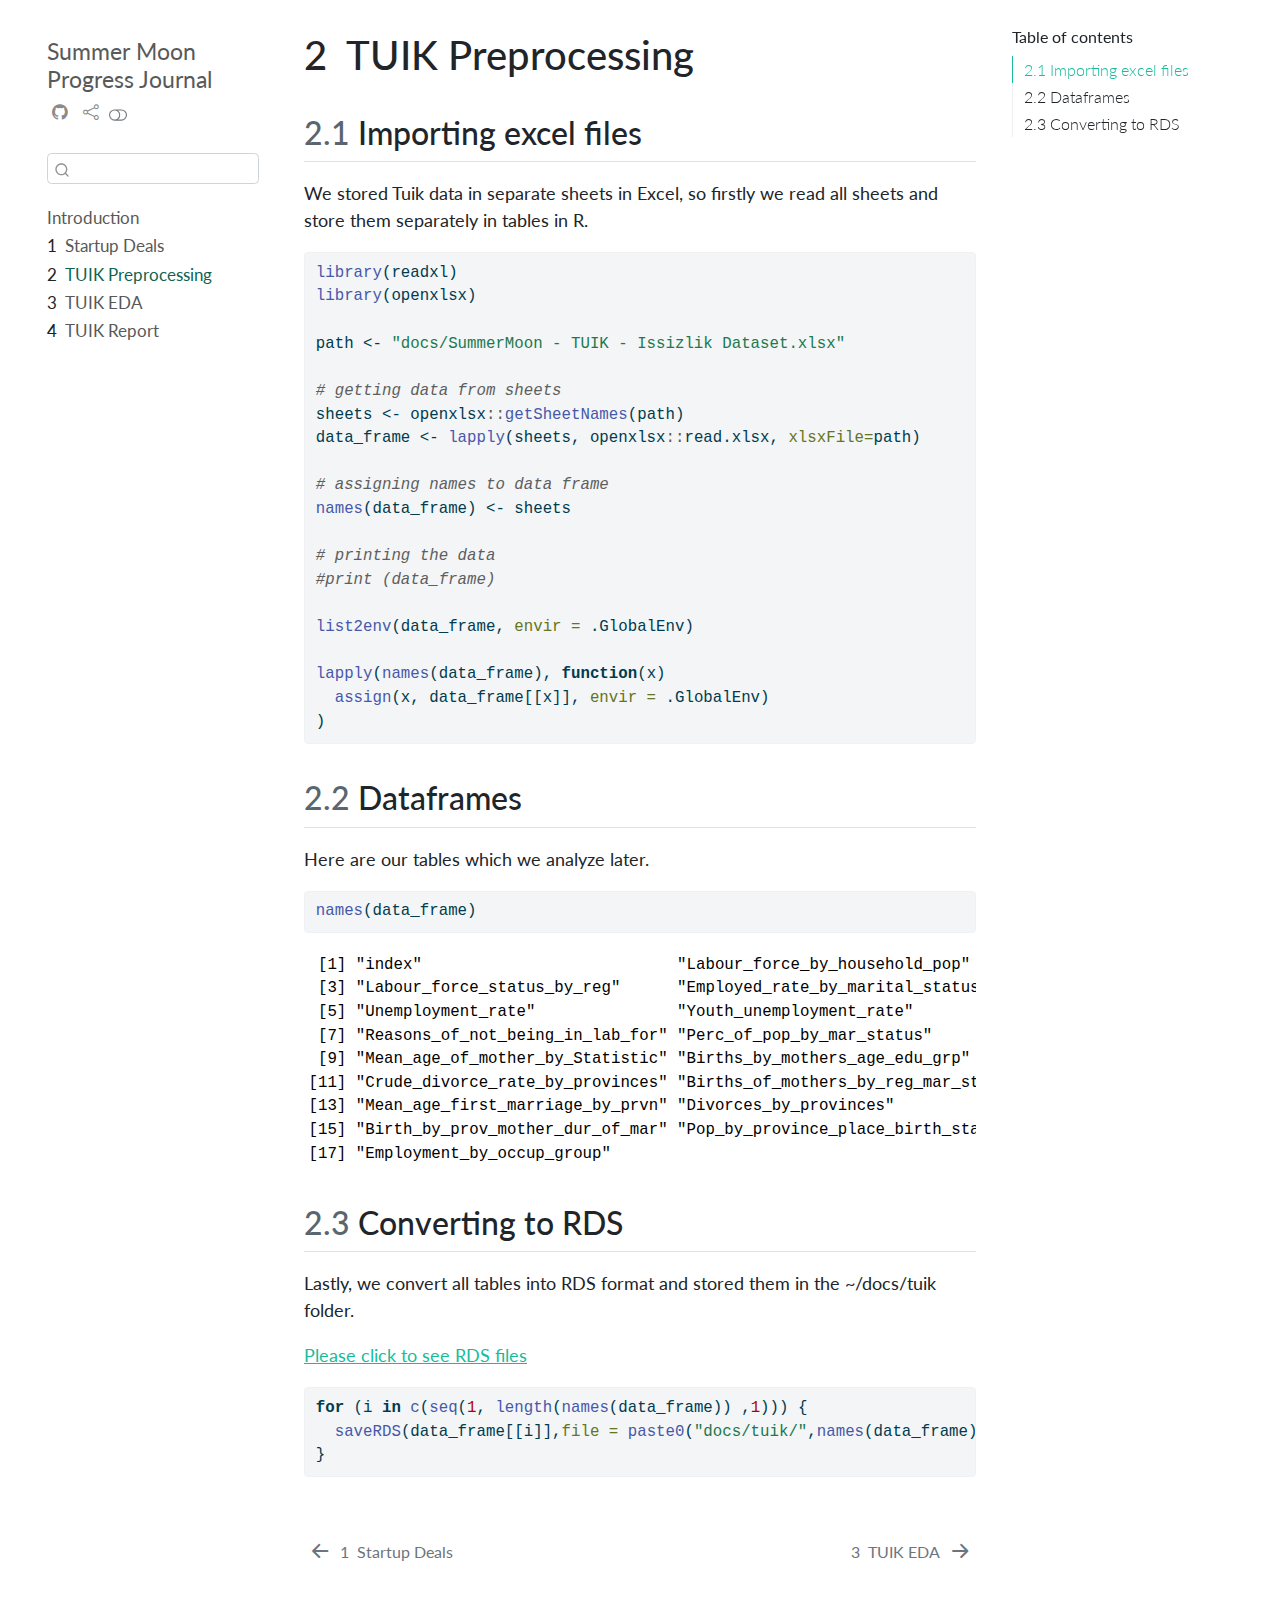
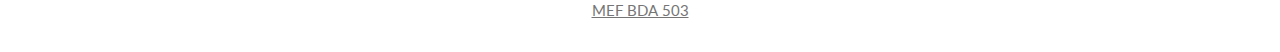
<file: docs/tuik_preprocessing.html>
<!DOCTYPE html>
<html xmlns="http://www.w3.org/1999/xhtml" lang="en" xml:lang="en"><head>

<meta charset="utf-8">
<meta name="generator" content="quarto-1.1.251">

<meta name="viewport" content="width=device-width, initial-scale=1.0, user-scalable=yes">


<title>Summer Moon Progress Journal - 2&nbsp; TUIK Preprocessing</title>
<style>
code{white-space: pre-wrap;}
span.smallcaps{font-variant: small-caps;}
div.columns{display: flex; gap: min(4vw, 1.5em);}
div.column{flex: auto; overflow-x: auto;}
div.hanging-indent{margin-left: 1.5em; text-indent: -1.5em;}
ul.task-list{list-style: none;}
ul.task-list li input[type="checkbox"] {
  width: 0.8em;
  margin: 0 0.8em 0.2em -1.6em;
  vertical-align: middle;
}
pre > code.sourceCode { white-space: pre; position: relative; }
pre > code.sourceCode > span { display: inline-block; line-height: 1.25; }
pre > code.sourceCode > span:empty { height: 1.2em; }
.sourceCode { overflow: visible; }
code.sourceCode > span { color: inherit; text-decoration: inherit; }
div.sourceCode { margin: 1em 0; }
pre.sourceCode { margin: 0; }
@media screen {
div.sourceCode { overflow: auto; }
}
@media print {
pre > code.sourceCode { white-space: pre-wrap; }
pre > code.sourceCode > span { text-indent: -5em; padding-left: 5em; }
}
pre.numberSource code
  { counter-reset: source-line 0; }
pre.numberSource code > span
  { position: relative; left: -4em; counter-increment: source-line; }
pre.numberSource code > span > a:first-child::before
  { content: counter(source-line);
    position: relative; left: -1em; text-align: right; vertical-align: baseline;
    border: none; display: inline-block;
    -webkit-touch-callout: none; -webkit-user-select: none;
    -khtml-user-select: none; -moz-user-select: none;
    -ms-user-select: none; user-select: none;
    padding: 0 4px; width: 4em;
    color: #aaaaaa;
  }
pre.numberSource { margin-left: 3em; border-left: 1px solid #aaaaaa;  padding-left: 4px; }
div.sourceCode
  {   }
@media screen {
pre > code.sourceCode > span > a:first-child::before { text-decoration: underline; }
}
code span.al { color: #ff0000; font-weight: bold; } /* Alert */
code span.an { color: #60a0b0; font-weight: bold; font-style: italic; } /* Annotation */
code span.at { color: #7d9029; } /* Attribute */
code span.bn { color: #40a070; } /* BaseN */
code span.bu { color: #008000; } /* BuiltIn */
code span.cf { color: #007020; font-weight: bold; } /* ControlFlow */
code span.ch { color: #4070a0; } /* Char */
code span.cn { color: #880000; } /* Constant */
code span.co { color: #60a0b0; font-style: italic; } /* Comment */
code span.cv { color: #60a0b0; font-weight: bold; font-style: italic; } /* CommentVar */
code span.do { color: #ba2121; font-style: italic; } /* Documentation */
code span.dt { color: #902000; } /* DataType */
code span.dv { color: #40a070; } /* DecVal */
code span.er { color: #ff0000; font-weight: bold; } /* Error */
code span.ex { } /* Extension */
code span.fl { color: #40a070; } /* Float */
code span.fu { color: #06287e; } /* Function */
code span.im { color: #008000; font-weight: bold; } /* Import */
code span.in { color: #60a0b0; font-weight: bold; font-style: italic; } /* Information */
code span.kw { color: #007020; font-weight: bold; } /* Keyword */
code span.op { color: #666666; } /* Operator */
code span.ot { color: #007020; } /* Other */
code span.pp { color: #bc7a00; } /* Preprocessor */
code span.sc { color: #4070a0; } /* SpecialChar */
code span.ss { color: #bb6688; } /* SpecialString */
code span.st { color: #4070a0; } /* String */
code span.va { color: #19177c; } /* Variable */
code span.vs { color: #4070a0; } /* VerbatimString */
code span.wa { color: #60a0b0; font-weight: bold; font-style: italic; } /* Warning */
</style>


<script src="site_libs/quarto-nav/quarto-nav.js"></script>
<script src="site_libs/quarto-nav/headroom.min.js"></script>
<script src="site_libs/clipboard/clipboard.min.js"></script>
<script src="site_libs/quarto-search/autocomplete.umd.js"></script>
<script src="site_libs/quarto-search/fuse.min.js"></script>
<script src="site_libs/quarto-search/quarto-search.js"></script>
<meta name="quarto:offset" content="./">
<link href="./tuik_eda.html" rel="next">
<link href="./assignment1.html" rel="prev">
<script src="site_libs/quarto-html/quarto.js"></script>
<script src="site_libs/quarto-html/popper.min.js"></script>
<script src="site_libs/quarto-html/tippy.umd.min.js"></script>
<script src="site_libs/quarto-html/anchor.min.js"></script>
<link href="site_libs/quarto-html/tippy.css" rel="stylesheet">
<link href="site_libs/quarto-html/quarto-syntax-highlighting.css" rel="stylesheet" class="quarto-color-scheme" id="quarto-text-highlighting-styles">
<link href="site_libs/quarto-html/quarto-syntax-highlighting-dark.css" rel="prefetch" class="quarto-color-scheme quarto-color-alternate" id="quarto-text-highlighting-styles">
<script src="site_libs/bootstrap/bootstrap.min.js"></script>
<link href="site_libs/bootstrap/bootstrap-icons.css" rel="stylesheet">
<link href="site_libs/bootstrap/bootstrap.min.css" rel="stylesheet" class="quarto-color-scheme" id="quarto-bootstrap" data-mode="light">
<link href="site_libs/bootstrap/bootstrap-dark.min.css" rel="prefetch" class="quarto-color-scheme quarto-color-alternate" id="quarto-bootstrap" data-mode="dark">
<script id="quarto-search-options" type="application/json">{
  "location": "sidebar",
  "copy-button": false,
  "collapse-after": 3,
  "panel-placement": "start",
  "type": "textbox",
  "limit": 20,
  "language": {
    "search-no-results-text": "No results",
    "search-matching-documents-text": "matching documents",
    "search-copy-link-title": "Copy link to search",
    "search-hide-matches-text": "Hide additional matches",
    "search-more-match-text": "more match in this document",
    "search-more-matches-text": "more matches in this document",
    "search-clear-button-title": "Clear",
    "search-detached-cancel-button-title": "Cancel",
    "search-submit-button-title": "Submit"
  }
}</script>


</head>

<body class="nav-sidebar floating">

<div id="quarto-search-results"></div>
  <header id="quarto-header" class="headroom fixed-top">
  <nav class="quarto-secondary-nav" data-bs-toggle="collapse" data-bs-target="#quarto-sidebar" aria-controls="quarto-sidebar" aria-expanded="false" aria-label="Toggle sidebar navigation" onclick="if (window.quartoToggleHeadroom) { window.quartoToggleHeadroom(); }">
    <div class="container-fluid d-flex justify-content-between">
      <h1 class="quarto-secondary-nav-title"><span class="chapter-number">2</span>&nbsp; <span class="chapter-title">TUIK Preprocessing</span></h1>
      <button type="button" class="quarto-btn-toggle btn" aria-label="Show secondary navigation">
        <i class="bi bi-chevron-right"></i>
      </button>
    </div>
  </nav>
</header>
<!-- content -->
<div id="quarto-content" class="quarto-container page-columns page-rows-contents page-layout-article">
<!-- sidebar -->
  <nav id="quarto-sidebar" class="sidebar collapse sidebar-navigation floating overflow-auto">
    <div class="pt-lg-2 mt-2 text-left sidebar-header">
    <div class="sidebar-title mb-0 py-0">
      <a href="./">Summer Moon Progress Journal</a> 
        <div class="sidebar-tools-main tools-wide">
    <a href="https://github.com/pjournal/mef06g-summermoon" title="Source Code" class="sidebar-tool px-1"><i class="bi bi-github"></i></a>
    <a href="" title="Share" id="sidebar-tool-dropdown-0" class="sidebar-tool dropdown-toggle px-1" data-bs-toggle="dropdown" aria-expanded="false"><i class="bi bi-share"></i></a>
    <ul class="dropdown-menu" aria-labelledby="sidebar-tool-dropdown-0">
        <li>
          <a class="dropdown-item sidebar-tools-main-item" href="https://twitter.com/intent/tweet?url=|url|">
            <i class="bi bi-bi-twitter pe-1"></i>
          Twitter
          </a>
        </li>
        <li>
          <a class="dropdown-item sidebar-tools-main-item" href="https://www.facebook.com/sharer/sharer.php?u=|url|">
            <i class="bi bi-bi-facebook pe-1"></i>
          Facebook
          </a>
        </li>
    </ul>
  <a href="" class="quarto-color-scheme-toggle sidebar-tool" onclick="window.quartoToggleColorScheme(); return false;" title="Toggle dark mode"><i class="bi"></i></a>
</div>
    </div>
      </div>
      <div class="mt-2 flex-shrink-0 align-items-center">
        <div class="sidebar-search">
        <div id="quarto-search" class="" title="Search"></div>
        </div>
      </div>
    <div class="sidebar-menu-container"> 
    <ul class="list-unstyled mt-1">
        <li class="sidebar-item">
  <div class="sidebar-item-container"> 
  <a href="./index.html" class="sidebar-item-text sidebar-link">Introduction</a>
  </div>
</li>
        <li class="sidebar-item">
  <div class="sidebar-item-container"> 
  <a href="./assignment1.html" class="sidebar-item-text sidebar-link"><span class="chapter-number">1</span>&nbsp; <span class="chapter-title">Startup Deals</span></a>
  </div>
</li>
        <li class="sidebar-item">
  <div class="sidebar-item-container"> 
  <a href="./tuik_preprocessing.html" class="sidebar-item-text sidebar-link active"><span class="chapter-number">2</span>&nbsp; <span class="chapter-title">TUIK Preprocessing</span></a>
  </div>
</li>
        <li class="sidebar-item">
  <div class="sidebar-item-container"> 
  <a href="./tuik_eda.html" class="sidebar-item-text sidebar-link"><span class="chapter-number">3</span>&nbsp; <span class="chapter-title">TUIK EDA</span></a>
  </div>
</li>
        <li class="sidebar-item">
  <div class="sidebar-item-container"> 
  <a href="./tuik_report.html" class="sidebar-item-text sidebar-link"><span class="chapter-number">4</span>&nbsp; <span class="chapter-title">TUIK Report</span></a>
  </div>
</li>
    </ul>
    </div>
</nav>
<!-- margin-sidebar -->
    <div id="quarto-margin-sidebar" class="sidebar margin-sidebar">
        <nav id="TOC" role="doc-toc" class="toc-active">
    <h2 id="toc-title">Table of contents</h2>
   
  <ul>
  <li><a href="#importing-excel-files" id="toc-importing-excel-files" class="nav-link active" data-scroll-target="#importing-excel-files"><span class="toc-section-number">2.1</span>  Importing excel files</a></li>
  <li><a href="#dataframes" id="toc-dataframes" class="nav-link" data-scroll-target="#dataframes"><span class="toc-section-number">2.2</span>  Dataframes</a></li>
  <li><a href="#converting-to-rds" id="toc-converting-to-rds" class="nav-link" data-scroll-target="#converting-to-rds"><span class="toc-section-number">2.3</span>  Converting to RDS</a></li>
  </ul>
</nav>
    </div>
<!-- main -->
<main class="content" id="quarto-document-content">

<header id="title-block-header" class="quarto-title-block default">
<div class="quarto-title">
<h1 class="title d-none d-lg-block"><span class="chapter-number">2</span>&nbsp; <span class="chapter-title">TUIK Preprocessing</span></h1>
</div>



<div class="quarto-title-meta">

    
    
  </div>
  

</header>

<section id="importing-excel-files" class="level2" data-number="2.1">
<h2 data-number="2.1" class="anchored" data-anchor-id="importing-excel-files"><span class="header-section-number">2.1</span> Importing excel files</h2>
<p>We stored Tuik data in separate sheets in Excel, so firstly we read all sheets and store them separately in tables in R.</p>
<div class="cell">
<div class="sourceCode cell-code" id="cb1"><pre class="sourceCode r code-with-copy"><code class="sourceCode r"><span id="cb1-1"><a href="#cb1-1" aria-hidden="true" tabindex="-1"></a><span class="fu">library</span>(readxl)</span>
<span id="cb1-2"><a href="#cb1-2" aria-hidden="true" tabindex="-1"></a><span class="fu">library</span>(openxlsx)</span>
<span id="cb1-3"><a href="#cb1-3" aria-hidden="true" tabindex="-1"></a>  </span>
<span id="cb1-4"><a href="#cb1-4" aria-hidden="true" tabindex="-1"></a>path <span class="ot">&lt;-</span> <span class="st">"docs/SummerMoon - TUIK - Issizlik Dataset.xlsx"</span></span>
<span id="cb1-5"><a href="#cb1-5" aria-hidden="true" tabindex="-1"></a></span>
<span id="cb1-6"><a href="#cb1-6" aria-hidden="true" tabindex="-1"></a><span class="co"># getting data from sheets</span></span>
<span id="cb1-7"><a href="#cb1-7" aria-hidden="true" tabindex="-1"></a>sheets <span class="ot">&lt;-</span> openxlsx<span class="sc">::</span><span class="fu">getSheetNames</span>(path)</span>
<span id="cb1-8"><a href="#cb1-8" aria-hidden="true" tabindex="-1"></a>data_frame <span class="ot">&lt;-</span> <span class="fu">lapply</span>(sheets, openxlsx<span class="sc">::</span>read.xlsx, <span class="at">xlsxFile=</span>path)</span>
<span id="cb1-9"><a href="#cb1-9" aria-hidden="true" tabindex="-1"></a></span>
<span id="cb1-10"><a href="#cb1-10" aria-hidden="true" tabindex="-1"></a><span class="co"># assigning names to data frame</span></span>
<span id="cb1-11"><a href="#cb1-11" aria-hidden="true" tabindex="-1"></a><span class="fu">names</span>(data_frame) <span class="ot">&lt;-</span> sheets</span>
<span id="cb1-12"><a href="#cb1-12" aria-hidden="true" tabindex="-1"></a></span>
<span id="cb1-13"><a href="#cb1-13" aria-hidden="true" tabindex="-1"></a><span class="co"># printing the data</span></span>
<span id="cb1-14"><a href="#cb1-14" aria-hidden="true" tabindex="-1"></a><span class="co">#print (data_frame)</span></span>
<span id="cb1-15"><a href="#cb1-15" aria-hidden="true" tabindex="-1"></a></span>
<span id="cb1-16"><a href="#cb1-16" aria-hidden="true" tabindex="-1"></a><span class="fu">list2env</span>(data_frame, <span class="at">envir =</span> .GlobalEnv)</span>
<span id="cb1-17"><a href="#cb1-17" aria-hidden="true" tabindex="-1"></a></span>
<span id="cb1-18"><a href="#cb1-18" aria-hidden="true" tabindex="-1"></a><span class="fu">lapply</span>(<span class="fu">names</span>(data_frame), <span class="cf">function</span>(x)</span>
<span id="cb1-19"><a href="#cb1-19" aria-hidden="true" tabindex="-1"></a>  <span class="fu">assign</span>(x, data_frame[[x]], <span class="at">envir =</span> .GlobalEnv)</span>
<span id="cb1-20"><a href="#cb1-20" aria-hidden="true" tabindex="-1"></a>)</span></code><button title="Copy to Clipboard" class="code-copy-button"><i class="bi"></i></button></pre></div>
</div>
</section>
<section id="dataframes" class="level2" data-number="2.2">
<h2 data-number="2.2" class="anchored" data-anchor-id="dataframes"><span class="header-section-number">2.2</span> Dataframes</h2>
<p>Here are our tables which we analyze later.</p>
<div class="cell">
<div class="sourceCode cell-code" id="cb2"><pre class="sourceCode r code-with-copy"><code class="sourceCode r"><span id="cb2-1"><a href="#cb2-1" aria-hidden="true" tabindex="-1"></a><span class="fu">names</span>(data_frame)</span></code><button title="Copy to Clipboard" class="code-copy-button"><i class="bi"></i></button></pre></div>
<div class="cell-output cell-output-stdout">
<pre><code> [1] "index"                           "Labour_force_by_household_pop"  
 [3] "Labour_force_status_by_reg"      "Employed_rate_by_marital_status"
 [5] "Unemployment_rate"               "Youth_unemployment_rate"        
 [7] "Reasons_of_not_being_in_lab_for" "Perc_of_pop_by_mar_status"      
 [9] "Mean_age_of_mother_by_Statistic" "Births_by_mothers_age_edu_grp"  
[11] "Crude_divorce_rate_by_provinces" "Births_of_mothers_by_reg_mar_st"
[13] "Mean_age_first_marriage_by_prvn" "Divorces_by_provinces"          
[15] "Birth_by_prov_mother_dur_of_mar" "Pop_by_province_place_birth_sta"
[17] "Employment_by_occup_group"      </code></pre>
</div>
</div>
</section>
<section id="converting-to-rds" class="level2" data-number="2.3">
<h2 data-number="2.3" class="anchored" data-anchor-id="converting-to-rds"><span class="header-section-number">2.3</span> Converting to RDS</h2>
<p>Lastly, we convert all tables into RDS format and stored them in the ~/docs/tuik folder.</p>
<p><a href="https://github.com/pjournal/mef06g-summermoon/tree/main/docs/tuik">Please click to see RDS files</a></p>
<div class="cell">
<div class="sourceCode cell-code" id="cb4"><pre class="sourceCode r code-with-copy"><code class="sourceCode r"><span id="cb4-1"><a href="#cb4-1" aria-hidden="true" tabindex="-1"></a><span class="cf">for</span> (i <span class="cf">in</span> <span class="fu">c</span>(<span class="fu">seq</span>(<span class="dv">1</span>, <span class="fu">length</span>(<span class="fu">names</span>(data_frame)) ,<span class="dv">1</span>))) {</span>
<span id="cb4-2"><a href="#cb4-2" aria-hidden="true" tabindex="-1"></a>  <span class="fu">saveRDS</span>(data_frame[[i]],<span class="at">file =</span> <span class="fu">paste0</span>(<span class="st">"docs/tuik/"</span>,<span class="fu">names</span>(data_frame)[i],<span class="st">'.rds'</span>))</span>
<span id="cb4-3"><a href="#cb4-3" aria-hidden="true" tabindex="-1"></a>}</span></code><button title="Copy to Clipboard" class="code-copy-button"><i class="bi"></i></button></pre></div>
</div>


</section>

</main> <!-- /main -->
<script id="quarto-html-after-body" type="application/javascript">
window.document.addEventListener("DOMContentLoaded", function (event) {
  const toggleBodyColorMode = (bsSheetEl) => {
    const mode = bsSheetEl.getAttribute("data-mode");
    const bodyEl = window.document.querySelector("body");
    if (mode === "dark") {
      bodyEl.classList.add("quarto-dark");
      bodyEl.classList.remove("quarto-light");
    } else {
      bodyEl.classList.add("quarto-light");
      bodyEl.classList.remove("quarto-dark");
    }
  }
  const toggleBodyColorPrimary = () => {
    const bsSheetEl = window.document.querySelector("link#quarto-bootstrap");
    if (bsSheetEl) {
      toggleBodyColorMode(bsSheetEl);
    }
  }
  toggleBodyColorPrimary();  
  const disableStylesheet = (stylesheets) => {
    for (let i=0; i < stylesheets.length; i++) {
      const stylesheet = stylesheets[i];
      stylesheet.rel = 'prefetch';
    }
  }
  const enableStylesheet = (stylesheets) => {
    for (let i=0; i < stylesheets.length; i++) {
      const stylesheet = stylesheets[i];
      stylesheet.rel = 'stylesheet';
    }
  }
  const manageTransitions = (selector, allowTransitions) => {
    const els = window.document.querySelectorAll(selector);
    for (let i=0; i < els.length; i++) {
      const el = els[i];
      if (allowTransitions) {
        el.classList.remove('notransition');
      } else {
        el.classList.add('notransition');
      }
    }
  }
  const toggleColorMode = (alternate) => {
    // Switch the stylesheets
    const alternateStylesheets = window.document.querySelectorAll('link.quarto-color-scheme.quarto-color-alternate');
    manageTransitions('#quarto-margin-sidebar .nav-link', false);
    if (alternate) {
      enableStylesheet(alternateStylesheets);
      for (const sheetNode of alternateStylesheets) {
        if (sheetNode.id === "quarto-bootstrap") {
          toggleBodyColorMode(sheetNode);
        }
      }
    } else {
      disableStylesheet(alternateStylesheets);
      toggleBodyColorPrimary();
    }
    manageTransitions('#quarto-margin-sidebar .nav-link', true);
    // Switch the toggles
    const toggles = window.document.querySelectorAll('.quarto-color-scheme-toggle');
    for (let i=0; i < toggles.length; i++) {
      const toggle = toggles[i];
      if (toggle) {
        if (alternate) {
          toggle.classList.add("alternate");     
        } else {
          toggle.classList.remove("alternate");
        }
      }
    }
    // Hack to workaround the fact that safari doesn't
    // properly recolor the scrollbar when toggling (#1455)
    if (navigator.userAgent.indexOf('Safari') > 0 && navigator.userAgent.indexOf('Chrome') == -1) {
      manageTransitions("body", false);
      window.scrollTo(0, 1);
      setTimeout(() => {
        window.scrollTo(0, 0);
        manageTransitions("body", true);
      }, 40);  
    }
  }
  const isFileUrl = () => { 
    return window.location.protocol === 'file:';
  }
  const hasAlternateSentinel = () => {  
    let styleSentinel = getColorSchemeSentinel();
    if (styleSentinel !== null) {
      return styleSentinel === "alternate";
    } else {
      return false;
    }
  }
  const setStyleSentinel = (alternate) => {
    const value = alternate ? "alternate" : "default";
    if (!isFileUrl()) {
      window.localStorage.setItem("quarto-color-scheme", value);
    } else {
      localAlternateSentinel = value;
    }
  }
  const getColorSchemeSentinel = () => {
    if (!isFileUrl()) {
      const storageValue = window.localStorage.getItem("quarto-color-scheme");
      return storageValue != null ? storageValue : localAlternateSentinel;
    } else {
      return localAlternateSentinel;
    }
  }
  let localAlternateSentinel = 'default';
  // Dark / light mode switch
  window.quartoToggleColorScheme = () => {
    // Read the current dark / light value 
    let toAlternate = !hasAlternateSentinel();
    toggleColorMode(toAlternate);
    setStyleSentinel(toAlternate);
  };
  // Ensure there is a toggle, if there isn't float one in the top right
  if (window.document.querySelector('.quarto-color-scheme-toggle') === null) {
    const a = window.document.createElement('a');
    a.classList.add('top-right');
    a.classList.add('quarto-color-scheme-toggle');
    a.href = "";
    a.onclick = function() { try { window.quartoToggleColorScheme(); } catch {} return false; };
    const i = window.document.createElement("i");
    i.classList.add('bi');
    a.appendChild(i);
    window.document.body.appendChild(a);
  }
  // Switch to dark mode if need be
  if (hasAlternateSentinel()) {
    toggleColorMode(true);
  } 
  const icon = "";
  const anchorJS = new window.AnchorJS();
  anchorJS.options = {
    placement: 'right',
    icon: icon
  };
  anchorJS.add('.anchored');
  const clipboard = new window.ClipboardJS('.code-copy-button', {
    target: function(trigger) {
      return trigger.previousElementSibling;
    }
  });
  clipboard.on('success', function(e) {
    // button target
    const button = e.trigger;
    // don't keep focus
    button.blur();
    // flash "checked"
    button.classList.add('code-copy-button-checked');
    var currentTitle = button.getAttribute("title");
    button.setAttribute("title", "Copied!");
    setTimeout(function() {
      button.setAttribute("title", currentTitle);
      button.classList.remove('code-copy-button-checked');
    }, 1000);
    // clear code selection
    e.clearSelection();
  });
  function tippyHover(el, contentFn) {
    const config = {
      allowHTML: true,
      content: contentFn,
      maxWidth: 500,
      delay: 100,
      arrow: false,
      appendTo: function(el) {
          return el.parentElement;
      },
      interactive: true,
      interactiveBorder: 10,
      theme: 'quarto',
      placement: 'bottom-start'
    };
    window.tippy(el, config); 
  }
  const noterefs = window.document.querySelectorAll('a[role="doc-noteref"]');
  for (var i=0; i<noterefs.length; i++) {
    const ref = noterefs[i];
    tippyHover(ref, function() {
      // use id or data attribute instead here
      let href = ref.getAttribute('data-footnote-href') || ref.getAttribute('href');
      try { href = new URL(href).hash; } catch {}
      const id = href.replace(/^#\/?/, "");
      const note = window.document.getElementById(id);
      return note.innerHTML;
    });
  }
  var bibliorefs = window.document.querySelectorAll('a[role="doc-biblioref"]');
  for (var i=0; i<bibliorefs.length; i++) {
    const ref = bibliorefs[i];
    const cites = ref.parentNode.getAttribute('data-cites').split(' ');
    tippyHover(ref, function() {
      var popup = window.document.createElement('div');
      cites.forEach(function(cite) {
        var citeDiv = window.document.createElement('div');
        citeDiv.classList.add('hanging-indent');
        citeDiv.classList.add('csl-entry');
        var biblioDiv = window.document.getElementById('ref-' + cite);
        if (biblioDiv) {
          citeDiv.innerHTML = biblioDiv.innerHTML;
        }
        popup.appendChild(citeDiv);
      });
      return popup.innerHTML;
    });
  }
});
</script>
<nav class="page-navigation">
  <div class="nav-page nav-page-previous">
      <a href="./assignment1.html" class="pagination-link">
        <i class="bi bi-arrow-left-short"></i> <span class="nav-page-text"><span class="chapter-number">1</span>&nbsp; <span class="chapter-title">Startup Deals</span></span>
      </a>          
  </div>
  <div class="nav-page nav-page-next">
      <a href="./tuik_eda.html" class="pagination-link">
        <span class="nav-page-text"><span class="chapter-number">3</span>&nbsp; <span class="chapter-title">TUIK EDA</span></span> <i class="bi bi-arrow-right-short"></i>
      </a>
  </div>
</nav>
</div> <!-- /content -->
<footer class="footer">
  <div class="nav-footer">
      <div class="nav-footer-center"><a href="https://mef-bda503.github.io">MEF BDA 503</a></div>
  </div>
</footer>



</body></html>
</file>
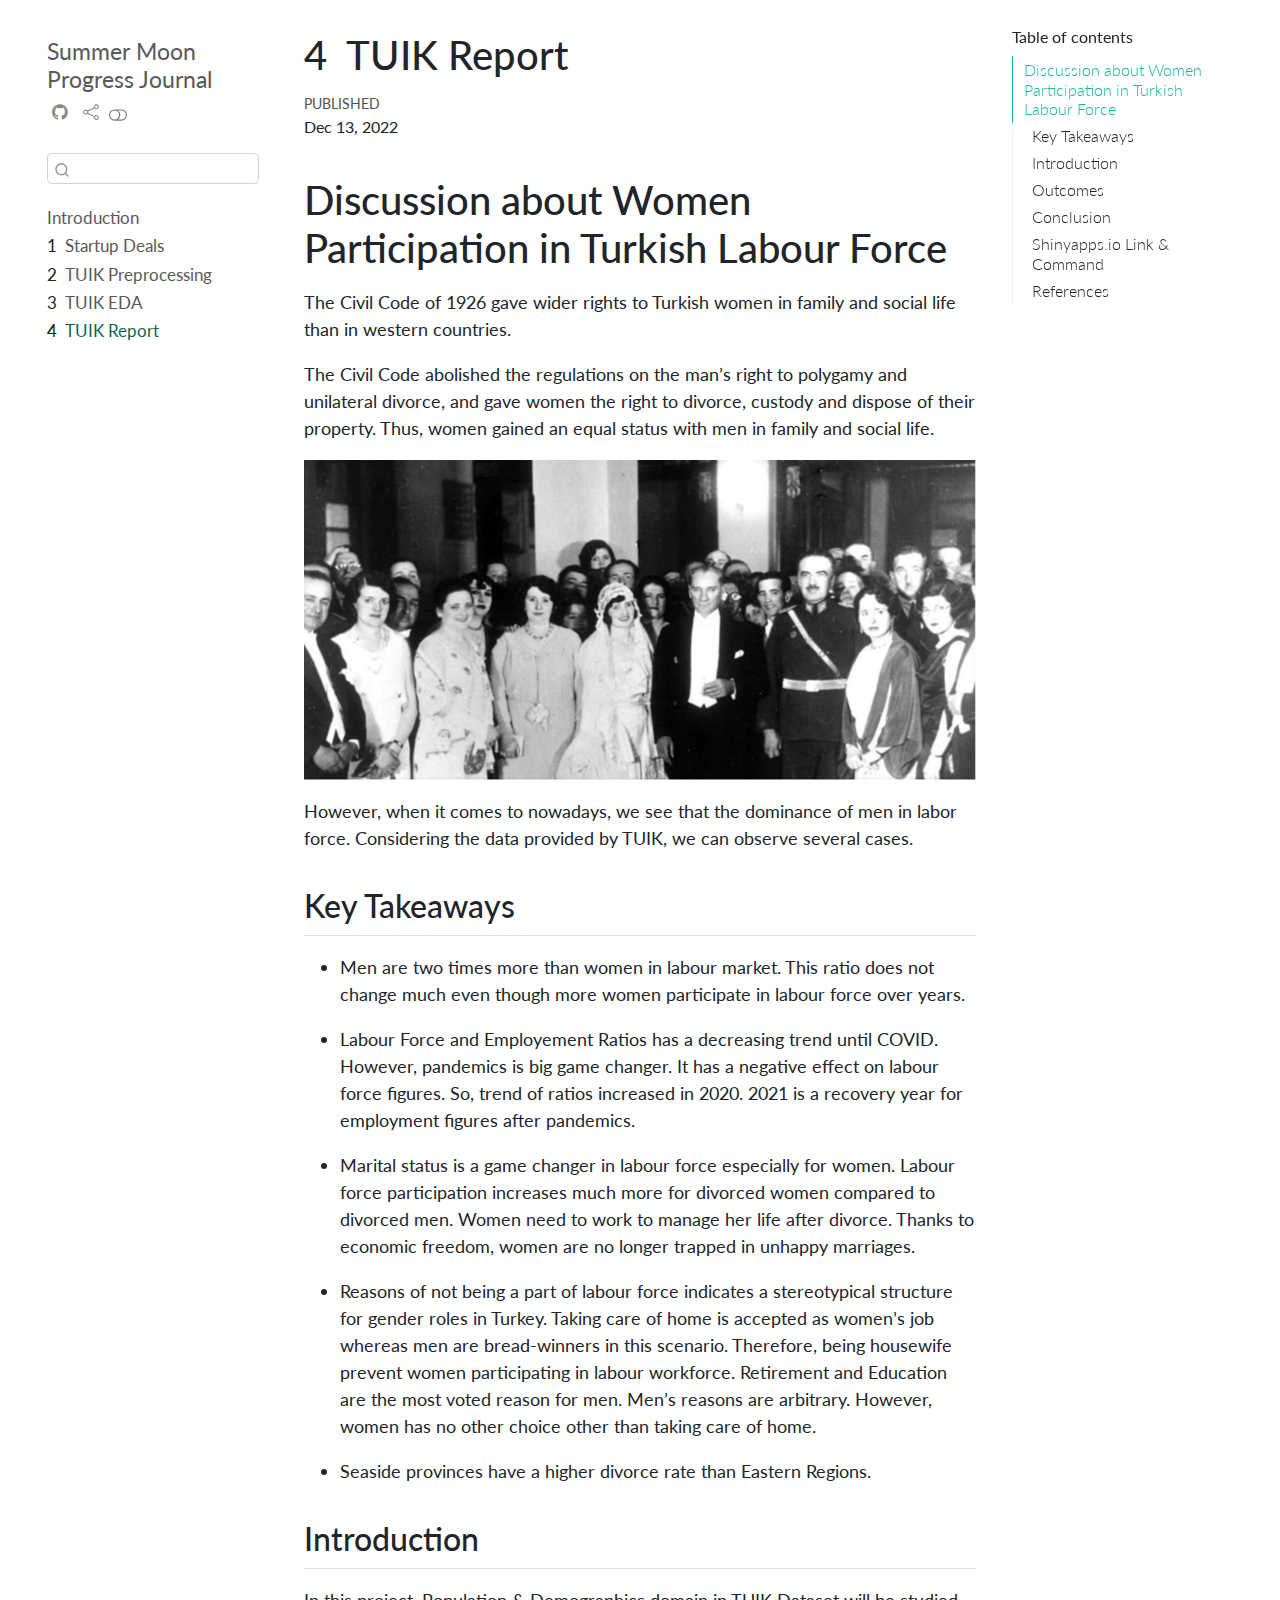
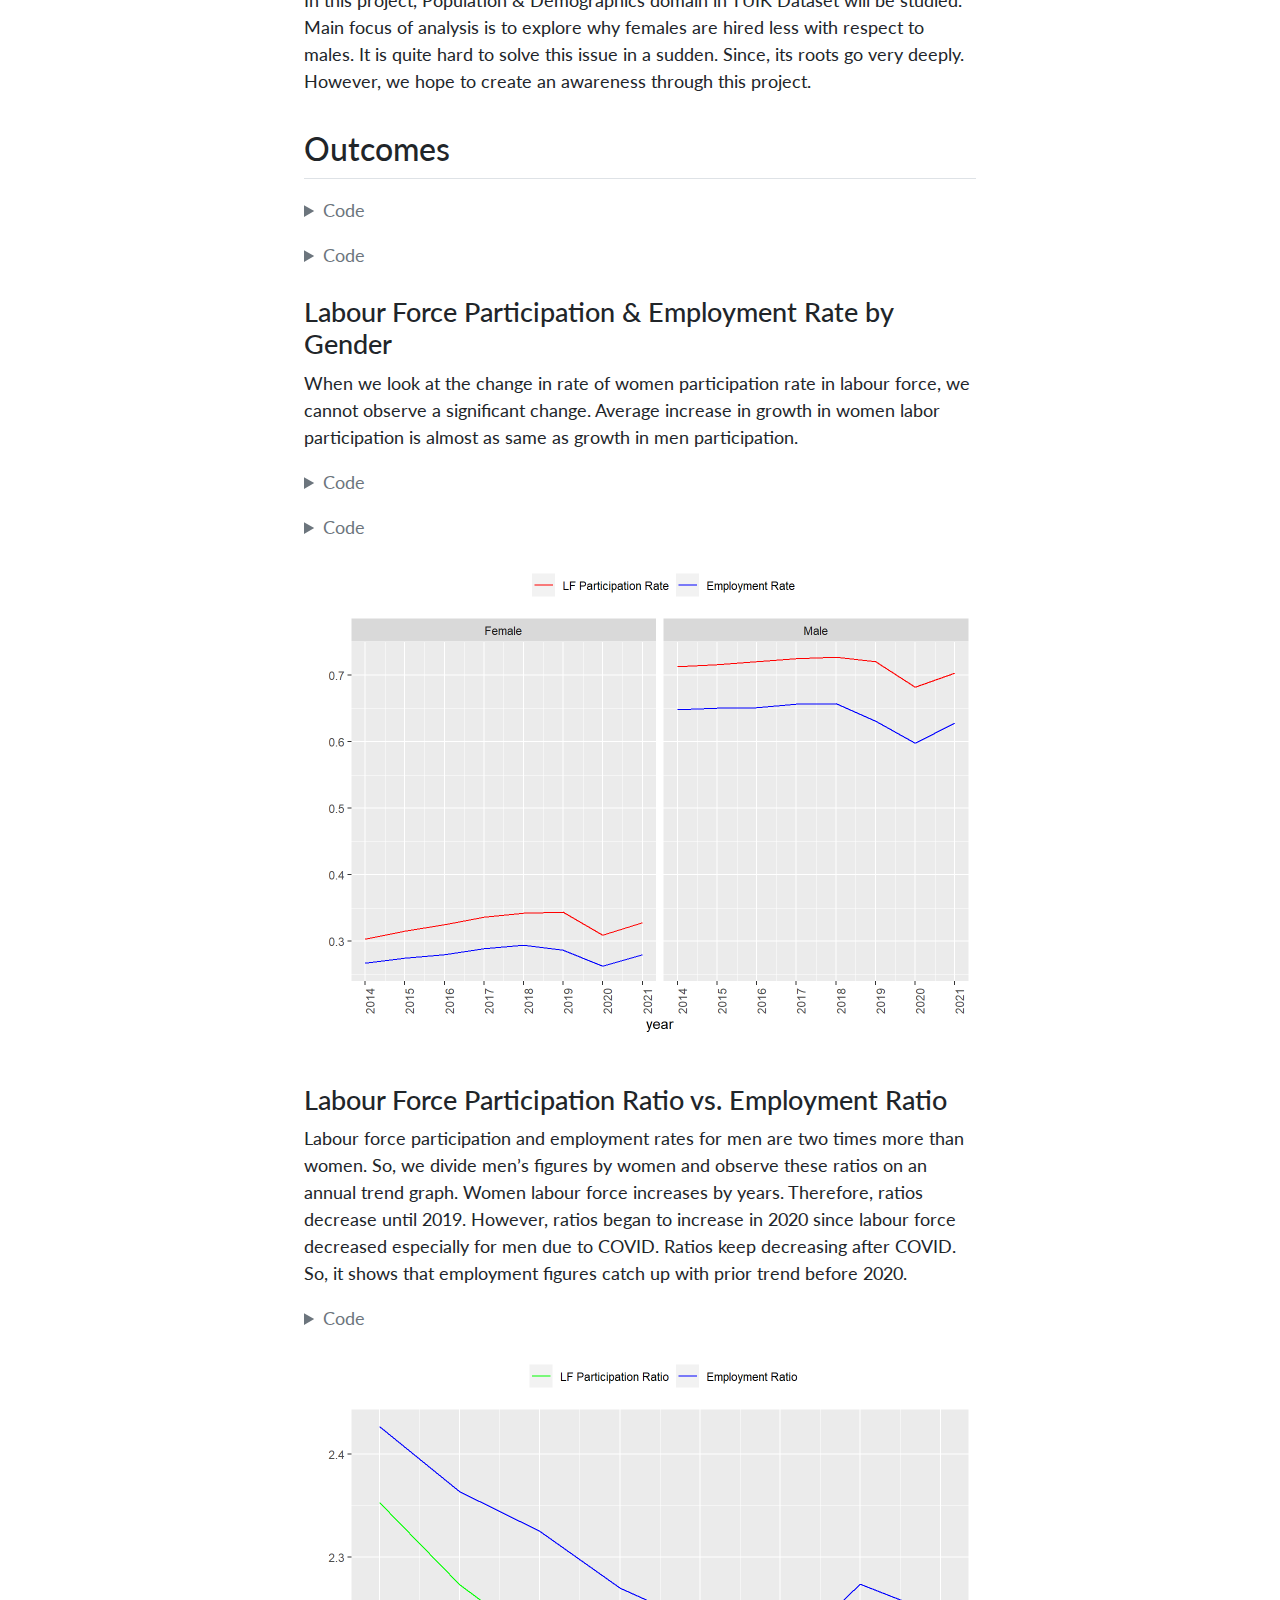
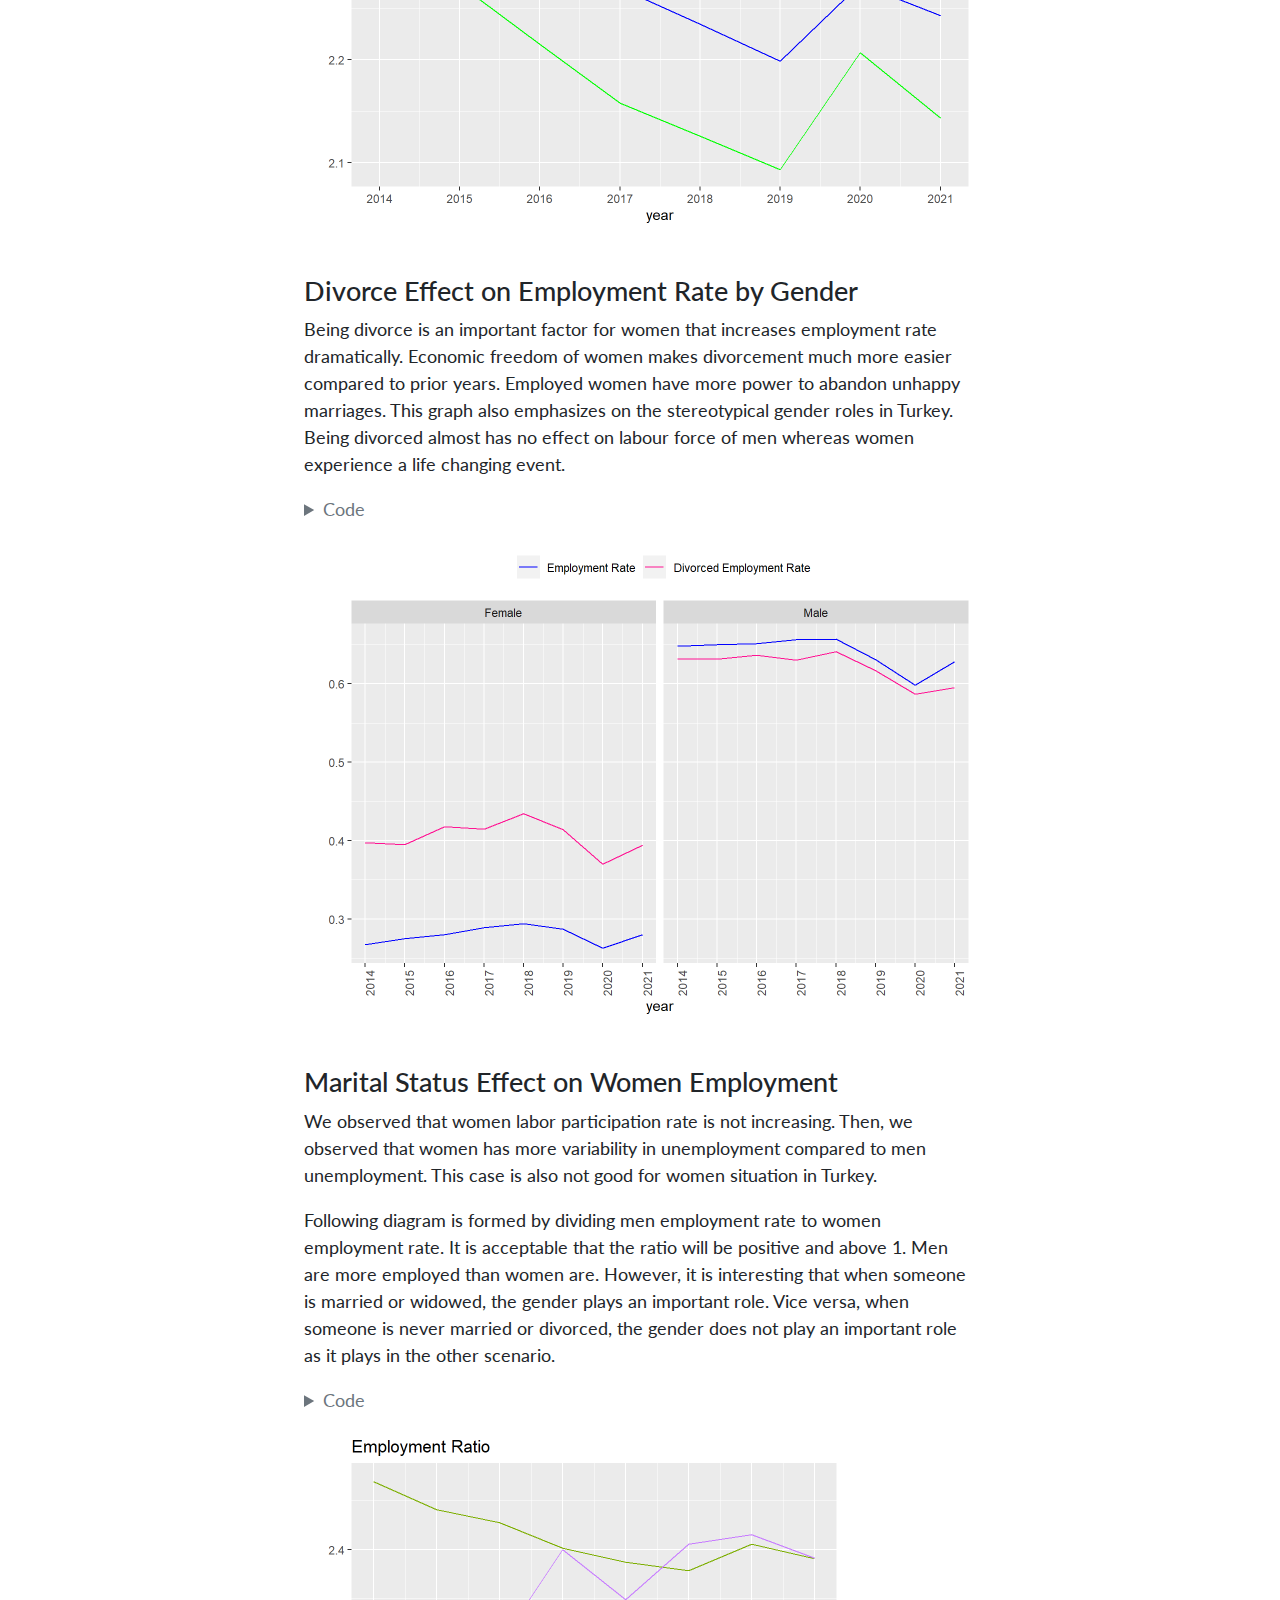
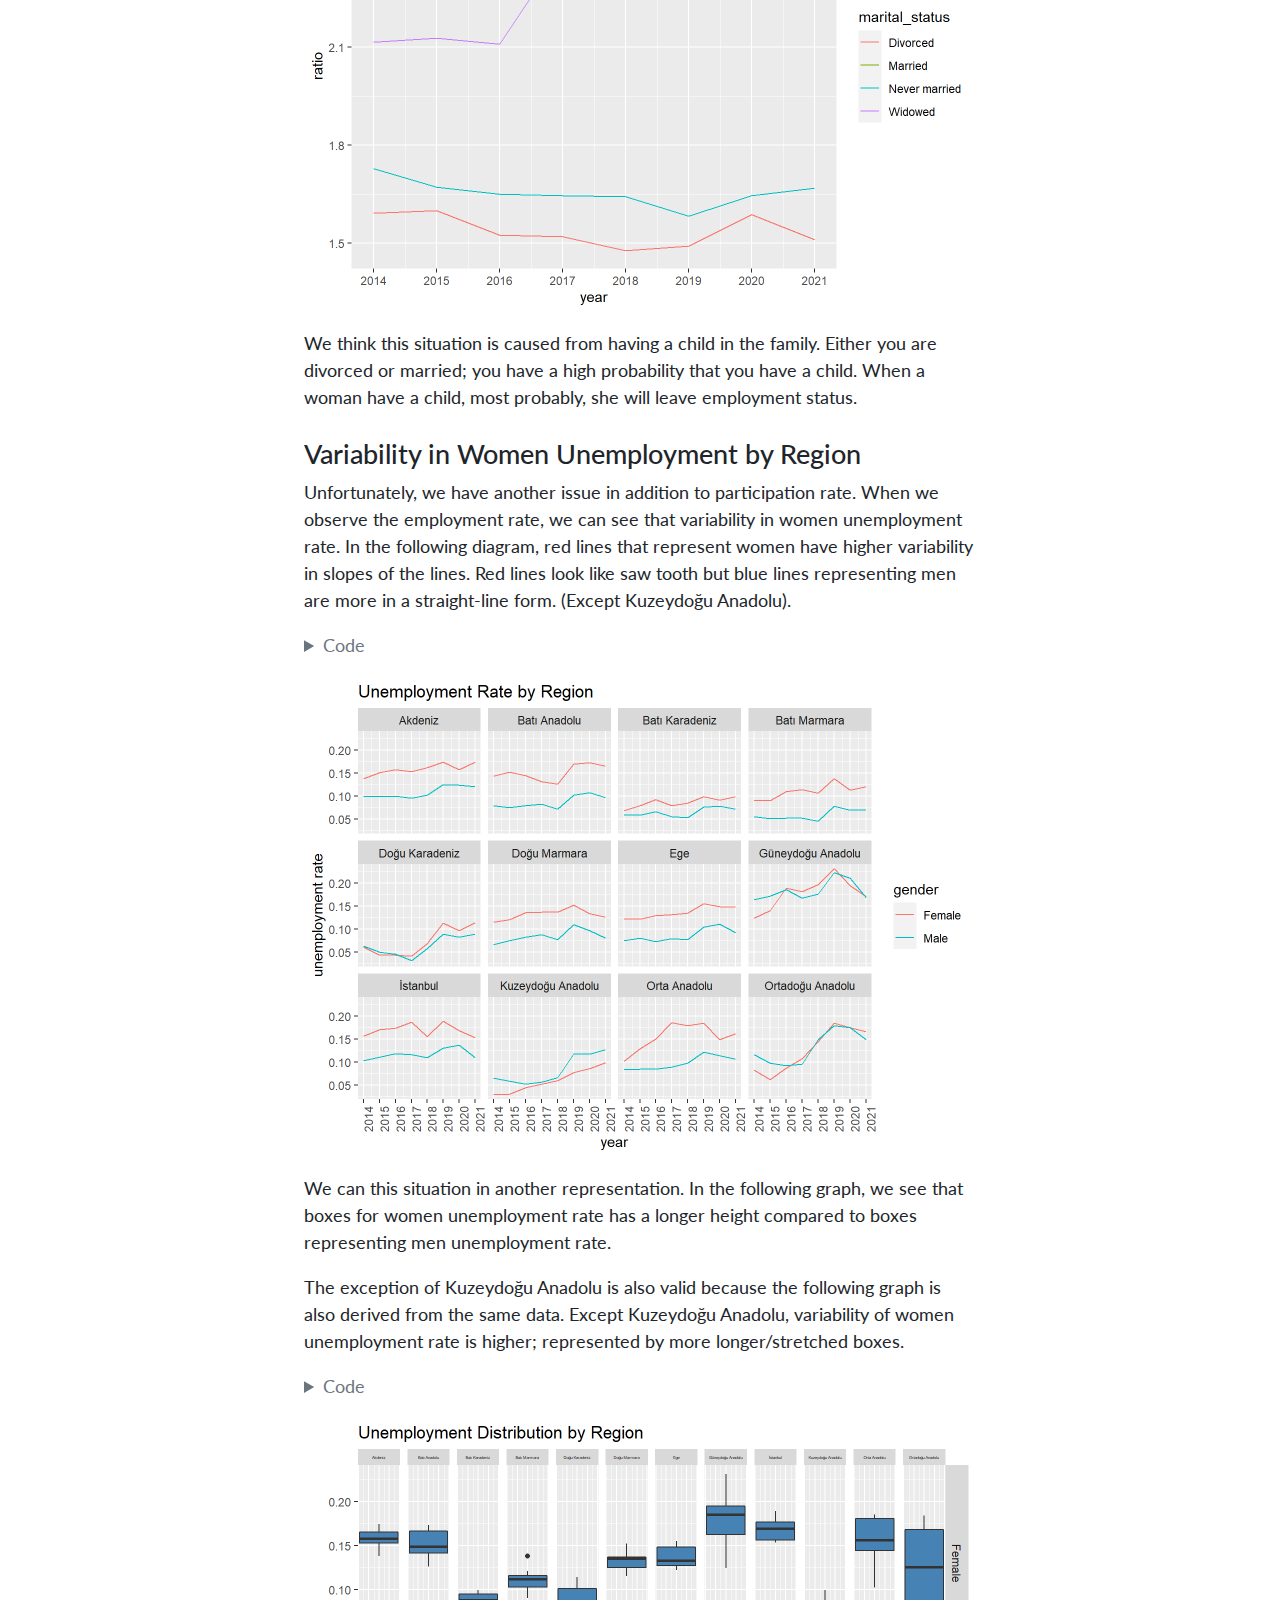
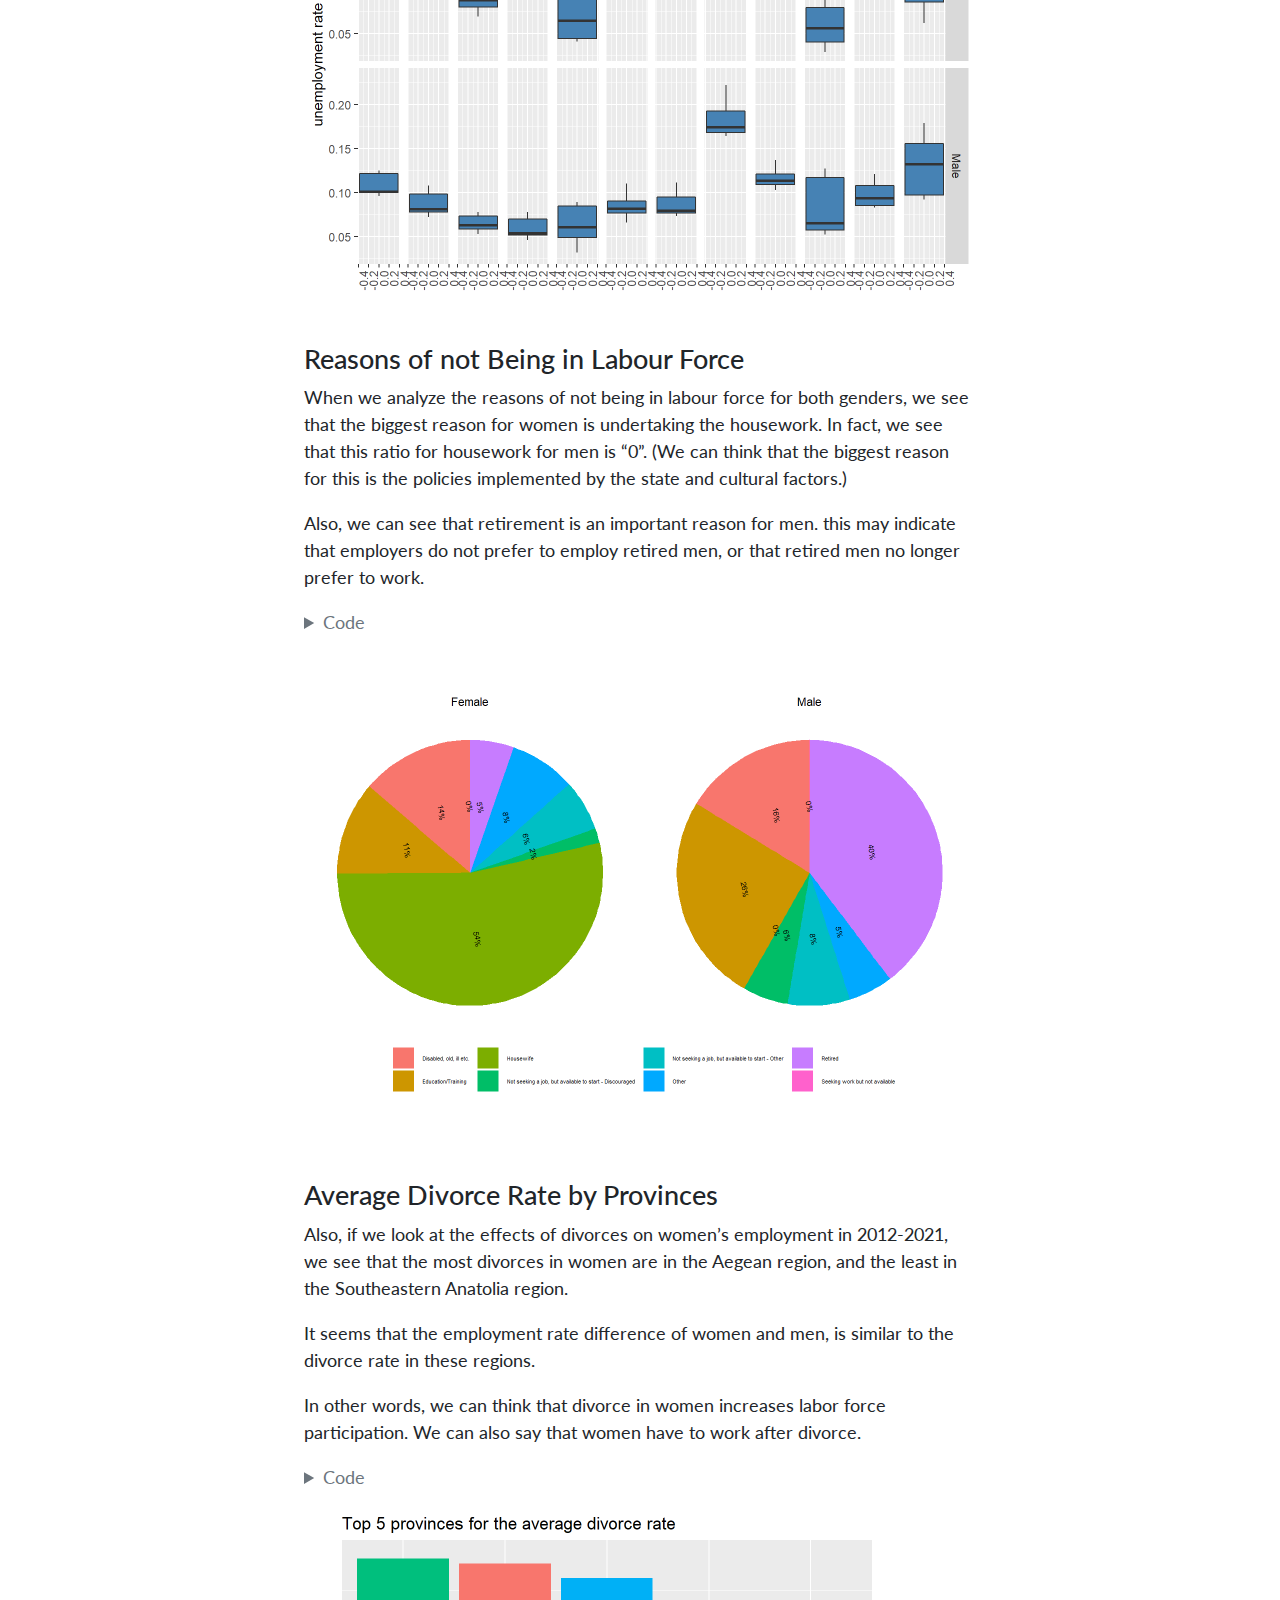
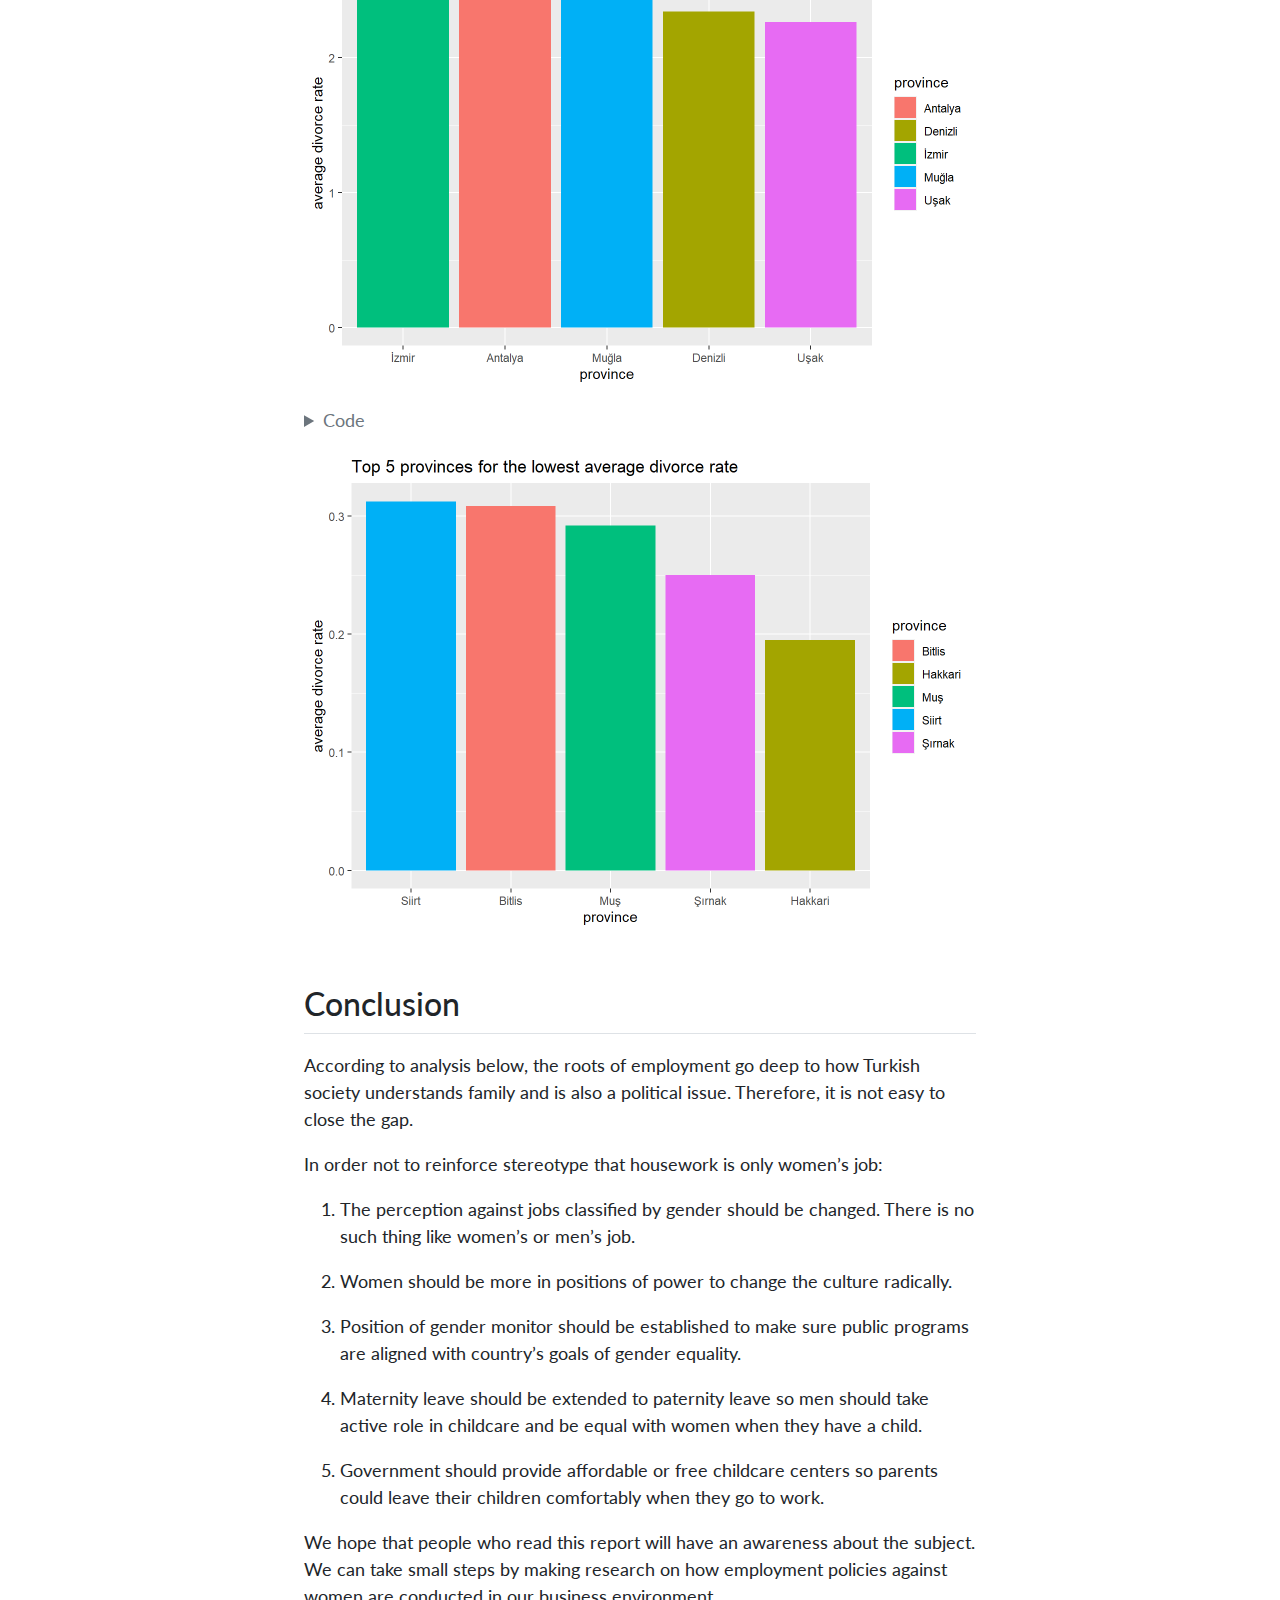
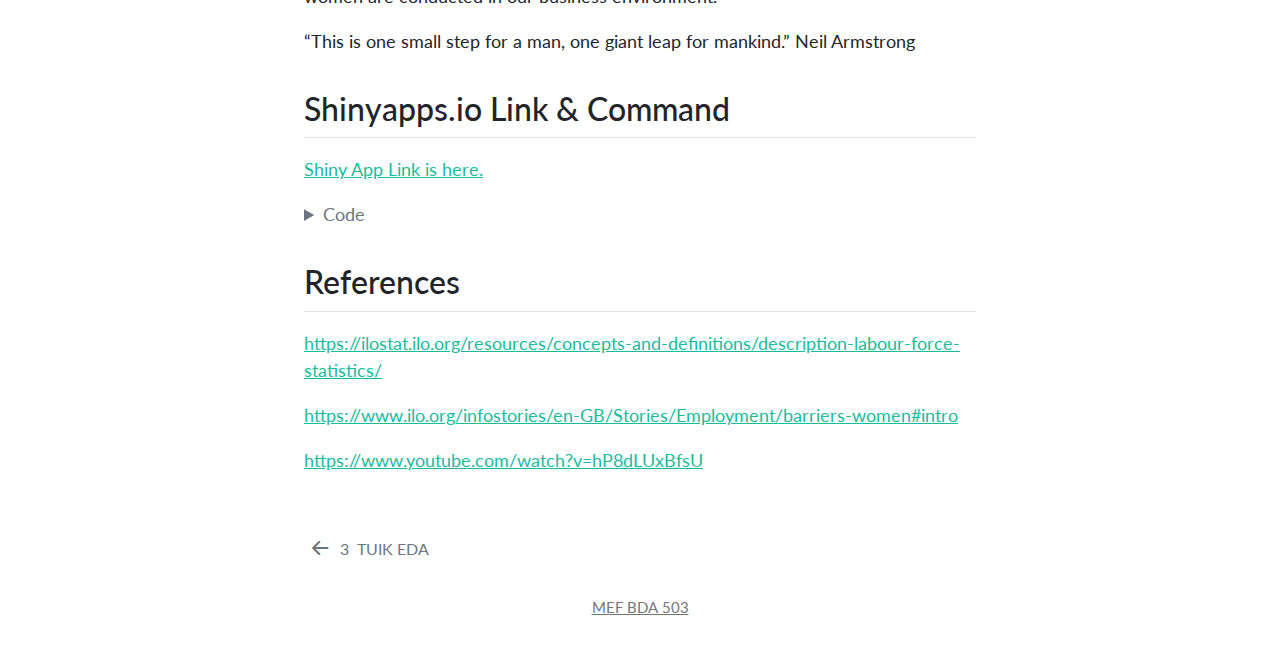
<file: docs/tuik_report.html>
<!DOCTYPE html>
<html xmlns="http://www.w3.org/1999/xhtml" lang="en" xml:lang="en"><head>

<meta charset="utf-8">
<meta name="generator" content="quarto-1.1.251">

<meta name="viewport" content="width=device-width, initial-scale=1.0, user-scalable=yes">


<title>Summer Moon Progress Journal - 4&nbsp; TUIK Report</title>
<style>
code{white-space: pre-wrap;}
span.smallcaps{font-variant: small-caps;}
div.columns{display: flex; gap: min(4vw, 1.5em);}
div.column{flex: auto; overflow-x: auto;}
div.hanging-indent{margin-left: 1.5em; text-indent: -1.5em;}
ul.task-list{list-style: none;}
ul.task-list li input[type="checkbox"] {
  width: 0.8em;
  margin: 0 0.8em 0.2em -1.6em;
  vertical-align: middle;
}
pre > code.sourceCode { white-space: pre; position: relative; }
pre > code.sourceCode > span { display: inline-block; line-height: 1.25; }
pre > code.sourceCode > span:empty { height: 1.2em; }
.sourceCode { overflow: visible; }
code.sourceCode > span { color: inherit; text-decoration: inherit; }
div.sourceCode { margin: 1em 0; }
pre.sourceCode { margin: 0; }
@media screen {
div.sourceCode { overflow: auto; }
}
@media print {
pre > code.sourceCode { white-space: pre-wrap; }
pre > code.sourceCode > span { text-indent: -5em; padding-left: 5em; }
}
pre.numberSource code
  { counter-reset: source-line 0; }
pre.numberSource code > span
  { position: relative; left: -4em; counter-increment: source-line; }
pre.numberSource code > span > a:first-child::before
  { content: counter(source-line);
    position: relative; left: -1em; text-align: right; vertical-align: baseline;
    border: none; display: inline-block;
    -webkit-touch-callout: none; -webkit-user-select: none;
    -khtml-user-select: none; -moz-user-select: none;
    -ms-user-select: none; user-select: none;
    padding: 0 4px; width: 4em;
    color: #aaaaaa;
  }
pre.numberSource { margin-left: 3em; border-left: 1px solid #aaaaaa;  padding-left: 4px; }
div.sourceCode
  {   }
@media screen {
pre > code.sourceCode > span > a:first-child::before { text-decoration: underline; }
}
code span.al { color: #ff0000; font-weight: bold; } /* Alert */
code span.an { color: #60a0b0; font-weight: bold; font-style: italic; } /* Annotation */
code span.at { color: #7d9029; } /* Attribute */
code span.bn { color: #40a070; } /* BaseN */
code span.bu { color: #008000; } /* BuiltIn */
code span.cf { color: #007020; font-weight: bold; } /* ControlFlow */
code span.ch { color: #4070a0; } /* Char */
code span.cn { color: #880000; } /* Constant */
code span.co { color: #60a0b0; font-style: italic; } /* Comment */
code span.cv { color: #60a0b0; font-weight: bold; font-style: italic; } /* CommentVar */
code span.do { color: #ba2121; font-style: italic; } /* Documentation */
code span.dt { color: #902000; } /* DataType */
code span.dv { color: #40a070; } /* DecVal */
code span.er { color: #ff0000; font-weight: bold; } /* Error */
code span.ex { } /* Extension */
code span.fl { color: #40a070; } /* Float */
code span.fu { color: #06287e; } /* Function */
code span.im { color: #008000; font-weight: bold; } /* Import */
code span.in { color: #60a0b0; font-weight: bold; font-style: italic; } /* Information */
code span.kw { color: #007020; font-weight: bold; } /* Keyword */
code span.op { color: #666666; } /* Operator */
code span.ot { color: #007020; } /* Other */
code span.pp { color: #bc7a00; } /* Preprocessor */
code span.sc { color: #4070a0; } /* SpecialChar */
code span.ss { color: #bb6688; } /* SpecialString */
code span.st { color: #4070a0; } /* String */
code span.va { color: #19177c; } /* Variable */
code span.vs { color: #4070a0; } /* VerbatimString */
code span.wa { color: #60a0b0; font-weight: bold; font-style: italic; } /* Warning */
</style>


<script src="site_libs/quarto-nav/quarto-nav.js"></script>
<script src="site_libs/quarto-nav/headroom.min.js"></script>
<script src="site_libs/clipboard/clipboard.min.js"></script>
<script src="site_libs/quarto-search/autocomplete.umd.js"></script>
<script src="site_libs/quarto-search/fuse.min.js"></script>
<script src="site_libs/quarto-search/quarto-search.js"></script>
<meta name="quarto:offset" content="./">
<link href="./tuik_eda.html" rel="prev">
<script src="site_libs/quarto-html/quarto.js"></script>
<script src="site_libs/quarto-html/popper.min.js"></script>
<script src="site_libs/quarto-html/tippy.umd.min.js"></script>
<script src="site_libs/quarto-html/anchor.min.js"></script>
<link href="site_libs/quarto-html/tippy.css" rel="stylesheet">
<link href="site_libs/quarto-html/quarto-syntax-highlighting.css" rel="stylesheet" class="quarto-color-scheme" id="quarto-text-highlighting-styles">
<link href="site_libs/quarto-html/quarto-syntax-highlighting-dark.css" rel="prefetch" class="quarto-color-scheme quarto-color-alternate" id="quarto-text-highlighting-styles">
<script src="site_libs/bootstrap/bootstrap.min.js"></script>
<link href="site_libs/bootstrap/bootstrap-icons.css" rel="stylesheet">
<link href="site_libs/bootstrap/bootstrap.min.css" rel="stylesheet" class="quarto-color-scheme" id="quarto-bootstrap" data-mode="light">
<link href="site_libs/bootstrap/bootstrap-dark.min.css" rel="prefetch" class="quarto-color-scheme quarto-color-alternate" id="quarto-bootstrap" data-mode="dark">
<script id="quarto-search-options" type="application/json">{
  "location": "sidebar",
  "copy-button": false,
  "collapse-after": 3,
  "panel-placement": "start",
  "type": "textbox",
  "limit": 20,
  "language": {
    "search-no-results-text": "No results",
    "search-matching-documents-text": "matching documents",
    "search-copy-link-title": "Copy link to search",
    "search-hide-matches-text": "Hide additional matches",
    "search-more-match-text": "more match in this document",
    "search-more-matches-text": "more matches in this document",
    "search-clear-button-title": "Clear",
    "search-detached-cancel-button-title": "Cancel",
    "search-submit-button-title": "Submit"
  }
}</script>


</head>

<body class="nav-sidebar floating">

<div id="quarto-search-results"></div>
  <header id="quarto-header" class="headroom fixed-top">
  <nav class="quarto-secondary-nav" data-bs-toggle="collapse" data-bs-target="#quarto-sidebar" aria-controls="quarto-sidebar" aria-expanded="false" aria-label="Toggle sidebar navigation" onclick="if (window.quartoToggleHeadroom) { window.quartoToggleHeadroom(); }">
    <div class="container-fluid d-flex justify-content-between">
      <h1 class="quarto-secondary-nav-title"><span class="chapter-number">4</span>&nbsp; <span class="chapter-title">TUIK Report</span></h1>
      <button type="button" class="quarto-btn-toggle btn" aria-label="Show secondary navigation">
        <i class="bi bi-chevron-right"></i>
      </button>
    </div>
  </nav>
</header>
<!-- content -->
<div id="quarto-content" class="quarto-container page-columns page-rows-contents page-layout-article">
<!-- sidebar -->
  <nav id="quarto-sidebar" class="sidebar collapse sidebar-navigation floating overflow-auto">
    <div class="pt-lg-2 mt-2 text-left sidebar-header">
    <div class="sidebar-title mb-0 py-0">
      <a href="./">Summer Moon Progress Journal</a> 
        <div class="sidebar-tools-main tools-wide">
    <a href="https://github.com/pjournal/mef06g-summermoon" title="Source Code" class="sidebar-tool px-1"><i class="bi bi-github"></i></a>
    <a href="" title="Share" id="sidebar-tool-dropdown-0" class="sidebar-tool dropdown-toggle px-1" data-bs-toggle="dropdown" aria-expanded="false"><i class="bi bi-share"></i></a>
    <ul class="dropdown-menu" aria-labelledby="sidebar-tool-dropdown-0">
        <li>
          <a class="dropdown-item sidebar-tools-main-item" href="https://twitter.com/intent/tweet?url=|url|">
            <i class="bi bi-bi-twitter pe-1"></i>
          Twitter
          </a>
        </li>
        <li>
          <a class="dropdown-item sidebar-tools-main-item" href="https://www.facebook.com/sharer/sharer.php?u=|url|">
            <i class="bi bi-bi-facebook pe-1"></i>
          Facebook
          </a>
        </li>
    </ul>
  <a href="" class="quarto-color-scheme-toggle sidebar-tool" onclick="window.quartoToggleColorScheme(); return false;" title="Toggle dark mode"><i class="bi"></i></a>
</div>
    </div>
      </div>
      <div class="mt-2 flex-shrink-0 align-items-center">
        <div class="sidebar-search">
        <div id="quarto-search" class="" title="Search"></div>
        </div>
      </div>
    <div class="sidebar-menu-container"> 
    <ul class="list-unstyled mt-1">
        <li class="sidebar-item">
  <div class="sidebar-item-container"> 
  <a href="./index.html" class="sidebar-item-text sidebar-link">Introduction</a>
  </div>
</li>
        <li class="sidebar-item">
  <div class="sidebar-item-container"> 
  <a href="./assignment1.html" class="sidebar-item-text sidebar-link"><span class="chapter-number">1</span>&nbsp; <span class="chapter-title">Startup Deals</span></a>
  </div>
</li>
        <li class="sidebar-item">
  <div class="sidebar-item-container"> 
  <a href="./tuik_preprocessing.html" class="sidebar-item-text sidebar-link"><span class="chapter-number">2</span>&nbsp; <span class="chapter-title">TUIK Preprocessing</span></a>
  </div>
</li>
        <li class="sidebar-item">
  <div class="sidebar-item-container"> 
  <a href="./tuik_eda.html" class="sidebar-item-text sidebar-link"><span class="chapter-number">3</span>&nbsp; <span class="chapter-title">TUIK EDA</span></a>
  </div>
</li>
        <li class="sidebar-item">
  <div class="sidebar-item-container"> 
  <a href="./tuik_report.html" class="sidebar-item-text sidebar-link active"><span class="chapter-number">4</span>&nbsp; <span class="chapter-title">TUIK Report</span></a>
  </div>
</li>
    </ul>
    </div>
</nav>
<!-- margin-sidebar -->
    <div id="quarto-margin-sidebar" class="sidebar margin-sidebar">
        <nav id="TOC" role="doc-toc" class="toc-active">
    <h2 id="toc-title">Table of contents</h2>
   
  <ul>
  <li><a href="#discussion-about-women-participation-in-turkish-labour-force" id="toc-discussion-about-women-participation-in-turkish-labour-force" class="nav-link active" data-scroll-target="#discussion-about-women-participation-in-turkish-labour-force">Discussion about Women Participation in Turkish Labour Force</a>
  <ul class="collapse">
  <li><a href="#key-takeaways" id="toc-key-takeaways" class="nav-link" data-scroll-target="#key-takeaways">Key Takeaways</a></li>
  <li><a href="#introduction" id="toc-introduction" class="nav-link" data-scroll-target="#introduction">Introduction</a></li>
  <li><a href="#outcomes" id="toc-outcomes" class="nav-link" data-scroll-target="#outcomes">Outcomes</a>
  <ul class="collapse">
  <li><a href="#labour-force-participation-employment-rate-by-gender" id="toc-labour-force-participation-employment-rate-by-gender" class="nav-link" data-scroll-target="#labour-force-participation-employment-rate-by-gender">Labour Force Participation &amp; Employment Rate by Gender</a></li>
  <li><a href="#labour-force-participation-ratio-vs.-employment-ratio" id="toc-labour-force-participation-ratio-vs.-employment-ratio" class="nav-link" data-scroll-target="#labour-force-participation-ratio-vs.-employment-ratio">Labour Force Participation Ratio vs.&nbsp;Employment Ratio</a></li>
  <li><a href="#divorce-effect-on-employment-rate-by-gender" id="toc-divorce-effect-on-employment-rate-by-gender" class="nav-link" data-scroll-target="#divorce-effect-on-employment-rate-by-gender">Divorce Effect on Employment Rate by Gender</a></li>
  <li><a href="#marital-status-effect-on-women-employment" id="toc-marital-status-effect-on-women-employment" class="nav-link" data-scroll-target="#marital-status-effect-on-women-employment">Marital Status Effect on Women Employment</a></li>
  <li><a href="#variability-in-women-unemployment-by-region" id="toc-variability-in-women-unemployment-by-region" class="nav-link" data-scroll-target="#variability-in-women-unemployment-by-region">Variability in Women Unemployment by Region</a></li>
  <li><a href="#reasons-of-not-being-in-labour-force" id="toc-reasons-of-not-being-in-labour-force" class="nav-link" data-scroll-target="#reasons-of-not-being-in-labour-force">Reasons of not Being in Labour Force</a></li>
  <li><a href="#average-divorce-rate-by-provinces" id="toc-average-divorce-rate-by-provinces" class="nav-link" data-scroll-target="#average-divorce-rate-by-provinces">Average Divorce Rate by Provinces</a></li>
  </ul></li>
  <li><a href="#conclusion" id="toc-conclusion" class="nav-link" data-scroll-target="#conclusion">Conclusion</a></li>
  <li><a href="#shinyapps.io-link-command" id="toc-shinyapps.io-link-command" class="nav-link" data-scroll-target="#shinyapps.io-link-command">Shinyapps.io Link &amp; Command</a></li>
  <li><a href="#references" id="toc-references" class="nav-link" data-scroll-target="#references">References</a></li>
  </ul></li>
  </ul>
</nav>
    </div>
<!-- main -->
<main class="content" id="quarto-document-content">

<header id="title-block-header" class="quarto-title-block default">
<div class="quarto-title">
<h1 class="title d-none d-lg-block"><span class="chapter-number">4</span>&nbsp; <span class="chapter-title">TUIK Report</span></h1>
</div>



<div class="quarto-title-meta">

    
    <div>
    <div class="quarto-title-meta-heading">Published</div>
    <div class="quarto-title-meta-contents">
      <p class="date">Dec 13, 2022</p>
    </div>
  </div>
    
  </div>
  

</header>

<section id="discussion-about-women-participation-in-turkish-labour-force" class="level1">
<h1>Discussion about Women Participation in Turkish Labour Force</h1>
<p>The Civil Code of 1926 gave wider rights to Turkish women in family and social life than in western countries.</p>
<p>The Civil Code abolished the regulations on the man’s right to polygamy and unilateral divorce, and gave women the right to divorce, custody and dispose of their property. Thus, women gained an equal status with men in family and social life.</p>
<p><img src="docs/docs/tuik1.png" class="img-fluid"></p>
<p>However, when it comes to nowadays, we see that the dominance of men in labor force. Considering the data provided by TUIK, we can observe several cases.</p>
<section id="key-takeaways" class="level2">
<h2 class="anchored" data-anchor-id="key-takeaways">Key Takeaways</h2>
<ul>
<li><p>Men are two times more than women in labour market. This ratio does not change much even though more women participate in labour force over years.</p></li>
<li><p>Labour Force and Employement Ratios has a decreasing trend until COVID. However, pandemics is big game changer. It has a negative effect on labour force figures. So, trend of ratios increased in 2020. 2021 is a recovery year for employment figures after pandemics.</p></li>
<li><p>Marital status is a game changer in labour force especially for women. Labour force participation increases much more for divorced women compared to divorced men. Women need to work to manage her life after divorce. Thanks to economic freedom, women are no longer trapped in unhappy marriages.</p></li>
<li><p>Reasons of not being a part of labour force indicates a stereotypical structure for gender roles in Turkey. Taking care of home is accepted as women’s job whereas men are bread-winners in this scenario. Therefore, being housewife prevent women participating in labour workforce. Retirement and Education are the most voted reason for men. Men’s reasons are arbitrary. However, women has no other choice other than taking care of home.</p></li>
<li><p>Seaside provinces have a higher divorce rate than Eastern Regions.</p></li>
</ul>
</section>
<section id="introduction" class="level2">
<h2 class="anchored" data-anchor-id="introduction">Introduction</h2>
<p>In this project, Population &amp; Demographics domain in TUIK Dataset will be studied. Main focus of analysis is to explore why females are hired less with respect to males. It is quite hard to solve this issue in a sudden. Since, its roots go very deeply. However, we hope to create an awareness through this project.</p>
</section>
<section id="outcomes" class="level2">
<h2 class="anchored" data-anchor-id="outcomes">Outcomes</h2>
<div class="cell">
<details>
<summary>Code</summary>
<div class="sourceCode cell-code" id="cb1"><pre class="sourceCode r code-with-copy"><code class="sourceCode r"><span id="cb1-1"><a href="#cb1-1" aria-hidden="true" tabindex="-1"></a>pti <span class="ot">&lt;-</span> <span class="fu">c</span>(<span class="st">"readxl"</span>,<span class="st">"dplyr"</span>,<span class="st">"tidyverse"</span>, <span class="st">"ggplot2"</span>, <span class="st">"lubridate"</span>, <span class="st">"tidyr"</span>, <span class="st">"stringi"</span>, <span class="st">"hrbrthemes"</span>, <span class="st">"viridis"</span>, <span class="st">"scales"</span>, <span class="st">"knitr"</span>)</span>
<span id="cb1-2"><a href="#cb1-2" aria-hidden="true" tabindex="-1"></a>pti <span class="ot">&lt;-</span> pti[<span class="sc">!</span>(pti <span class="sc">%in%</span> <span class="fu">installed.packages</span>())]</span>
<span id="cb1-3"><a href="#cb1-3" aria-hidden="true" tabindex="-1"></a><span class="cf">if</span>(<span class="fu">length</span>(pti)<span class="sc">&gt;</span><span class="dv">0</span>){</span>
<span id="cb1-4"><a href="#cb1-4" aria-hidden="true" tabindex="-1"></a>  <span class="fu">install.packages</span>(pti)</span>
<span id="cb1-5"><a href="#cb1-5" aria-hidden="true" tabindex="-1"></a>}</span>
<span id="cb1-6"><a href="#cb1-6" aria-hidden="true" tabindex="-1"></a></span>
<span id="cb1-7"><a href="#cb1-7" aria-hidden="true" tabindex="-1"></a><span class="fu">library</span>(readxl)</span>
<span id="cb1-8"><a href="#cb1-8" aria-hidden="true" tabindex="-1"></a><span class="fu">library</span>(dplyr)</span>
<span id="cb1-9"><a href="#cb1-9" aria-hidden="true" tabindex="-1"></a><span class="fu">library</span>(tidyverse)</span>
<span id="cb1-10"><a href="#cb1-10" aria-hidden="true" tabindex="-1"></a><span class="fu">library</span>(ggplot2)</span>
<span id="cb1-11"><a href="#cb1-11" aria-hidden="true" tabindex="-1"></a><span class="fu">library</span>(lubridate)</span>
<span id="cb1-12"><a href="#cb1-12" aria-hidden="true" tabindex="-1"></a><span class="fu">library</span>(tidyr)</span>
<span id="cb1-13"><a href="#cb1-13" aria-hidden="true" tabindex="-1"></a><span class="fu">library</span>(stringi)</span>
<span id="cb1-14"><a href="#cb1-14" aria-hidden="true" tabindex="-1"></a><span class="fu">library</span>(hrbrthemes)</span>
<span id="cb1-15"><a href="#cb1-15" aria-hidden="true" tabindex="-1"></a><span class="fu">library</span>(viridis)</span>
<span id="cb1-16"><a href="#cb1-16" aria-hidden="true" tabindex="-1"></a><span class="fu">library</span>(scales)</span>
<span id="cb1-17"><a href="#cb1-17" aria-hidden="true" tabindex="-1"></a><span class="fu">library</span>(knitr)</span></code><button title="Copy to Clipboard" class="code-copy-button"><i class="bi"></i></button></pre></div>
</details>
</div>
<div class="cell">
<details>
<summary>Code</summary>
<div class="sourceCode cell-code" id="cb2"><pre class="sourceCode r code-with-copy"><code class="sourceCode r"><span id="cb2-1"><a href="#cb2-1" aria-hidden="true" tabindex="-1"></a>labour_force_status_by_reg <span class="ot">&lt;-</span> <span class="fu">readRDS</span>(<span class="st">"docs/tuik/Labour_force_status_by_reg.rds"</span>)</span>
<span id="cb2-2"><a href="#cb2-2" aria-hidden="true" tabindex="-1"></a></span>
<span id="cb2-3"><a href="#cb2-3" aria-hidden="true" tabindex="-1"></a>employed_rate_by_marital_status <span class="ot">&lt;-</span> <span class="fu">readRDS</span>(<span class="st">"docs/tuik/Employed_rate_by_marital_status.rds"</span>)</span>
<span id="cb2-4"><a href="#cb2-4" aria-hidden="true" tabindex="-1"></a></span>
<span id="cb2-5"><a href="#cb2-5" aria-hidden="true" tabindex="-1"></a>reasons_of_not_being_in_lab_for <span class="ot">&lt;-</span> <span class="fu">readRDS</span>(<span class="st">"docs/tuik/Reasons_of_not_being_in_lab_for.rds"</span>)</span>
<span id="cb2-6"><a href="#cb2-6" aria-hidden="true" tabindex="-1"></a></span>
<span id="cb2-7"><a href="#cb2-7" aria-hidden="true" tabindex="-1"></a>crude_divorce_rate_by_provinces <span class="ot">&lt;-</span> <span class="fu">readRDS</span>(<span class="st">"docs/tuik/Crude_divorce_rate_by_provinces.rds"</span>)</span></code><button title="Copy to Clipboard" class="code-copy-button"><i class="bi"></i></button></pre></div>
</details>
</div>
<section id="labour-force-participation-employment-rate-by-gender" class="level3">
<h3 class="anchored" data-anchor-id="labour-force-participation-employment-rate-by-gender">Labour Force Participation &amp; Employment Rate by Gender</h3>
<p>When we look at the change in rate of women participation rate in labour force, we cannot observe a significant change. Average increase in growth in women labor participation is almost as same as growth in men participation.</p>
<div class="cell">
<details>
<summary>Code</summary>
<div class="sourceCode cell-code" id="cb3"><pre class="sourceCode r code-with-copy"><code class="sourceCode r"><span id="cb3-1"><a href="#cb3-1" aria-hidden="true" tabindex="-1"></a>df1 <span class="ot">&lt;-</span> labour_force_status_by_reg <span class="sc">%&gt;%</span> </span>
<span id="cb3-2"><a href="#cb3-2" aria-hidden="true" tabindex="-1"></a>  <span class="fu">filter</span>(region <span class="sc">==</span> <span class="st">"Total"</span>) <span class="sc">%&gt;%</span></span>
<span id="cb3-3"><a href="#cb3-3" aria-hidden="true" tabindex="-1"></a>  <span class="fu">select</span>(year, gender, labour_force_participation_rate, unemployment_rate, employment_rate)</span>
<span id="cb3-4"><a href="#cb3-4" aria-hidden="true" tabindex="-1"></a></span>
<span id="cb3-5"><a href="#cb3-5" aria-hidden="true" tabindex="-1"></a>df2 <span class="ot">&lt;-</span> employed_rate_by_marital_status <span class="sc">%&gt;%</span></span>
<span id="cb3-6"><a href="#cb3-6" aria-hidden="true" tabindex="-1"></a>  <span class="fu">filter</span>(marital_status <span class="sc">==</span> <span class="st">"Divorced"</span>) <span class="sc">%&gt;%</span></span>
<span id="cb3-7"><a href="#cb3-7" aria-hidden="true" tabindex="-1"></a>  <span class="fu">select</span>(year, gender, <span class="at">divorced_emp_rate =</span> employed_rate)</span>
<span id="cb3-8"><a href="#cb3-8" aria-hidden="true" tabindex="-1"></a></span>
<span id="cb3-9"><a href="#cb3-9" aria-hidden="true" tabindex="-1"></a>df3 <span class="ot">&lt;-</span> df1 <span class="sc">%&gt;%</span> </span>
<span id="cb3-10"><a href="#cb3-10" aria-hidden="true" tabindex="-1"></a>  <span class="fu">inner_join</span>(df2, <span class="at">by =</span> <span class="fu">c</span>(<span class="st">"year"</span>, <span class="st">"gender"</span>))</span></code><button title="Copy to Clipboard" class="code-copy-button"><i class="bi"></i></button></pre></div>
</details>
</div>
<div class="cell">
<details>
<summary>Code</summary>
<div class="sourceCode cell-code" id="cb4"><pre class="sourceCode r code-with-copy"><code class="sourceCode r"><span id="cb4-1"><a href="#cb4-1" aria-hidden="true" tabindex="-1"></a>df3 <span class="sc">%&gt;%</span> </span>
<span id="cb4-2"><a href="#cb4-2" aria-hidden="true" tabindex="-1"></a>  <span class="fu">ggplot</span>() <span class="sc">+</span> </span>
<span id="cb4-3"><a href="#cb4-3" aria-hidden="true" tabindex="-1"></a>  <span class="fu">geom_line</span>(<span class="fu">aes</span>(<span class="at">x =</span> year, <span class="at">y =</span> labour_force_participation_rate, <span class="at">colour =</span> <span class="st">"red"</span>)) <span class="sc">+</span> </span>
<span id="cb4-4"><a href="#cb4-4" aria-hidden="true" tabindex="-1"></a>  <span class="fu">geom_line</span>(<span class="fu">aes</span>(<span class="at">x =</span> year, <span class="at">y =</span> employment_rate, <span class="at">colour =</span> <span class="st">"blue"</span>)) <span class="sc">+</span> </span>
<span id="cb4-5"><a href="#cb4-5" aria-hidden="true" tabindex="-1"></a>  <span class="fu">scale_color_identity</span>(<span class="at">name =</span> <span class="st">''</span>,</span>
<span id="cb4-6"><a href="#cb4-6" aria-hidden="true" tabindex="-1"></a>                       <span class="at">breaks =</span> <span class="fu">c</span>(<span class="st">'red'</span>, <span class="st">'blue'</span>),</span>
<span id="cb4-7"><a href="#cb4-7" aria-hidden="true" tabindex="-1"></a>                       <span class="at">labels =</span> <span class="fu">c</span>(<span class="st">"LF Participation Rate"</span>, <span class="st">"Employment Rate"</span>),</span>
<span id="cb4-8"><a href="#cb4-8" aria-hidden="true" tabindex="-1"></a>                       <span class="at">guide =</span> <span class="st">'legend'</span>) <span class="sc">+</span></span>
<span id="cb4-9"><a href="#cb4-9" aria-hidden="true" tabindex="-1"></a>  <span class="fu">theme</span>(<span class="at">legend.position =</span> <span class="st">"top"</span>) <span class="sc">+</span></span>
<span id="cb4-10"><a href="#cb4-10" aria-hidden="true" tabindex="-1"></a>  <span class="fu">scale_x_continuous</span>(<span class="at">breaks =</span> <span class="fu">c</span>(<span class="fu">min</span>(df3<span class="sc">$</span>year)<span class="sc">:</span><span class="fu">max</span>(df3<span class="sc">$</span>year))) <span class="sc">+</span> </span>
<span id="cb4-11"><a href="#cb4-11" aria-hidden="true" tabindex="-1"></a>  <span class="fu">theme</span>(<span class="at">axis.text.x =</span> <span class="fu">element_text</span>(<span class="at">angle=</span><span class="dv">90</span>,<span class="at">vjust=</span><span class="dv">1</span>,<span class="at">hjust=</span><span class="dv">1</span>)) <span class="sc">+</span> </span>
<span id="cb4-12"><a href="#cb4-12" aria-hidden="true" tabindex="-1"></a>  <span class="fu">facet_wrap</span>( <span class="sc">~</span> gender) <span class="sc">+</span></span>
<span id="cb4-13"><a href="#cb4-13" aria-hidden="true" tabindex="-1"></a>  <span class="fu">ylab</span>(<span class="st">""</span>)</span></code><button title="Copy to Clipboard" class="code-copy-button"><i class="bi"></i></button></pre></div>
</details>
<div class="cell-output-display">
<p><img src="tuik_report_files/figure-html/unnamed-chunk-4-1.png" class="img-fluid" width="672"></p>
</div>
</div>
</section>
<section id="labour-force-participation-ratio-vs.-employment-ratio" class="level3">
<h3 class="anchored" data-anchor-id="labour-force-participation-ratio-vs.-employment-ratio">Labour Force Participation Ratio vs.&nbsp;Employment Ratio</h3>
<p>Labour force participation and employment rates for men are two times more than women. So, we divide men’s figures by women and observe these ratios on an annual trend graph. Women labour force increases by years. Therefore, ratios decrease until 2019. However, ratios began to increase in 2020 since labour force decreased especially for men due to COVID. Ratios keep decreasing after COVID. So, it shows that employment figures catch up with prior trend before 2020.</p>
<div class="cell">
<details>
<summary>Code</summary>
<div class="sourceCode cell-code" id="cb5"><pre class="sourceCode r code-with-copy"><code class="sourceCode r"><span id="cb5-1"><a href="#cb5-1" aria-hidden="true" tabindex="-1"></a>df4 <span class="ot">&lt;-</span> df3 <span class="sc">%&gt;%</span> </span>
<span id="cb5-2"><a href="#cb5-2" aria-hidden="true" tabindex="-1"></a>  <span class="fu">select</span>(year, gender, labour_force_participation_rate) <span class="sc">%&gt;%</span></span>
<span id="cb5-3"><a href="#cb5-3" aria-hidden="true" tabindex="-1"></a>  <span class="fu">pivot_wider</span>(<span class="at">names_from =</span> gender, <span class="at">values_from =</span>  labour_force_participation_rate) <span class="sc">%&gt;%</span></span>
<span id="cb5-4"><a href="#cb5-4" aria-hidden="true" tabindex="-1"></a>  <span class="fu">mutate</span>(<span class="at">lfp_ratio =</span> Male <span class="sc">/</span> Female) <span class="sc">%&gt;%</span></span>
<span id="cb5-5"><a href="#cb5-5" aria-hidden="true" tabindex="-1"></a>  <span class="fu">select</span>(year, lfp_ratio)</span>
<span id="cb5-6"><a href="#cb5-6" aria-hidden="true" tabindex="-1"></a></span>
<span id="cb5-7"><a href="#cb5-7" aria-hidden="true" tabindex="-1"></a>df5 <span class="ot">&lt;-</span> df3 <span class="sc">%&gt;%</span> </span>
<span id="cb5-8"><a href="#cb5-8" aria-hidden="true" tabindex="-1"></a>  <span class="fu">select</span>(year, gender, employment_rate) <span class="sc">%&gt;%</span></span>
<span id="cb5-9"><a href="#cb5-9" aria-hidden="true" tabindex="-1"></a>  <span class="fu">pivot_wider</span>(<span class="at">names_from =</span> gender, <span class="at">values_from =</span>  employment_rate) <span class="sc">%&gt;%</span></span>
<span id="cb5-10"><a href="#cb5-10" aria-hidden="true" tabindex="-1"></a>  <span class="fu">mutate</span>(<span class="at">emp_ratio =</span> Male <span class="sc">/</span> Female) <span class="sc">%&gt;%</span></span>
<span id="cb5-11"><a href="#cb5-11" aria-hidden="true" tabindex="-1"></a>  <span class="fu">select</span>(year, emp_ratio)</span>
<span id="cb5-12"><a href="#cb5-12" aria-hidden="true" tabindex="-1"></a></span>
<span id="cb5-13"><a href="#cb5-13" aria-hidden="true" tabindex="-1"></a>df4 <span class="sc">%&gt;%</span> </span>
<span id="cb5-14"><a href="#cb5-14" aria-hidden="true" tabindex="-1"></a>  <span class="fu">inner_join</span>(df5, <span class="at">by =</span> <span class="st">"year"</span>) <span class="sc">%&gt;%</span></span>
<span id="cb5-15"><a href="#cb5-15" aria-hidden="true" tabindex="-1"></a>  <span class="fu">ggplot</span>() <span class="sc">+</span></span>
<span id="cb5-16"><a href="#cb5-16" aria-hidden="true" tabindex="-1"></a>  <span class="fu">geom_line</span>(<span class="fu">aes</span>(<span class="at">x =</span> year, <span class="at">y =</span> lfp_ratio, <span class="at">colour =</span> <span class="st">"green"</span>)) <span class="sc">+</span></span>
<span id="cb5-17"><a href="#cb5-17" aria-hidden="true" tabindex="-1"></a>  <span class="fu">geom_line</span>(<span class="fu">aes</span>(<span class="at">x =</span> year, <span class="at">y =</span> emp_ratio, <span class="at">colour =</span> <span class="st">"blue"</span>)) <span class="sc">+</span> </span>
<span id="cb5-18"><a href="#cb5-18" aria-hidden="true" tabindex="-1"></a>  <span class="fu">scale_color_identity</span>(<span class="at">name =</span> <span class="st">''</span>,</span>
<span id="cb5-19"><a href="#cb5-19" aria-hidden="true" tabindex="-1"></a>                       <span class="at">breaks =</span> <span class="fu">c</span>(<span class="st">'green'</span>, <span class="st">'blue'</span>),</span>
<span id="cb5-20"><a href="#cb5-20" aria-hidden="true" tabindex="-1"></a>                       <span class="at">labels =</span> <span class="fu">c</span>(<span class="st">"LF Participation Ratio"</span>, <span class="st">"Employment Ratio"</span>),</span>
<span id="cb5-21"><a href="#cb5-21" aria-hidden="true" tabindex="-1"></a>                       <span class="at">guide =</span> <span class="st">'legend'</span>) <span class="sc">+</span></span>
<span id="cb5-22"><a href="#cb5-22" aria-hidden="true" tabindex="-1"></a>  <span class="fu">theme</span>(<span class="at">legend.position =</span> <span class="st">"top"</span>) <span class="sc">+</span></span>
<span id="cb5-23"><a href="#cb5-23" aria-hidden="true" tabindex="-1"></a>  <span class="fu">scale_x_continuous</span>(<span class="at">breaks =</span> <span class="fu">c</span>(<span class="fu">min</span>(df5<span class="sc">$</span>year)<span class="sc">:</span><span class="fu">max</span>(df5<span class="sc">$</span>year))) <span class="sc">+</span></span>
<span id="cb5-24"><a href="#cb5-24" aria-hidden="true" tabindex="-1"></a>  <span class="fu">ylab</span>(<span class="st">""</span>)</span></code><button title="Copy to Clipboard" class="code-copy-button"><i class="bi"></i></button></pre></div>
</details>
<div class="cell-output-display">
<p><img src="tuik_report_files/figure-html/unnamed-chunk-5-1.png" class="img-fluid" width="672"></p>
</div>
</div>
</section>
<section id="divorce-effect-on-employment-rate-by-gender" class="level3">
<h3 class="anchored" data-anchor-id="divorce-effect-on-employment-rate-by-gender">Divorce Effect on Employment Rate by Gender</h3>
<p>Being divorce is an important factor for women that increases employment rate dramatically. Economic freedom of women makes divorcement much more easier compared to prior years. Employed women have more power to abandon unhappy marriages. This graph also emphasizes on the stereotypical gender roles in Turkey. Being divorced almost has no effect on labour force of men whereas women experience a life changing event.</p>
<div class="cell">
<details>
<summary>Code</summary>
<div class="sourceCode cell-code" id="cb6"><pre class="sourceCode r code-with-copy"><code class="sourceCode r"><span id="cb6-1"><a href="#cb6-1" aria-hidden="true" tabindex="-1"></a>df3 <span class="sc">%&gt;%</span></span>
<span id="cb6-2"><a href="#cb6-2" aria-hidden="true" tabindex="-1"></a>  <span class="fu">ggplot</span>() <span class="sc">+</span></span>
<span id="cb6-3"><a href="#cb6-3" aria-hidden="true" tabindex="-1"></a>  <span class="fu">geom_line</span>(<span class="fu">aes</span>(<span class="at">x =</span> year, <span class="at">y =</span> employment_rate, <span class="at">colour =</span> <span class="st">"blue"</span>)) <span class="sc">+</span></span>
<span id="cb6-4"><a href="#cb6-4" aria-hidden="true" tabindex="-1"></a>  <span class="fu">geom_line</span>(<span class="fu">aes</span>(<span class="at">x =</span> year, <span class="at">y =</span> divorced_emp_rate, <span class="at">colour =</span> <span class="st">"deeppink1"</span>))  <span class="sc">+</span> </span>
<span id="cb6-5"><a href="#cb6-5" aria-hidden="true" tabindex="-1"></a>  <span class="fu">scale_color_identity</span>(<span class="at">name =</span> <span class="st">''</span>,</span>
<span id="cb6-6"><a href="#cb6-6" aria-hidden="true" tabindex="-1"></a>                       <span class="at">breaks =</span> <span class="fu">c</span>(<span class="st">'blue'</span>, <span class="st">'deeppink1'</span>),</span>
<span id="cb6-7"><a href="#cb6-7" aria-hidden="true" tabindex="-1"></a>                       <span class="at">labels =</span> <span class="fu">c</span>(<span class="st">"Employment Rate"</span>, <span class="st">"Divorced Employment Rate"</span>),</span>
<span id="cb6-8"><a href="#cb6-8" aria-hidden="true" tabindex="-1"></a>                       <span class="at">guide =</span> <span class="st">'legend'</span>) <span class="sc">+</span></span>
<span id="cb6-9"><a href="#cb6-9" aria-hidden="true" tabindex="-1"></a>  <span class="fu">theme</span>(<span class="at">legend.position =</span> <span class="st">"top"</span>) <span class="sc">+</span></span>
<span id="cb6-10"><a href="#cb6-10" aria-hidden="true" tabindex="-1"></a>  <span class="fu">scale_x_continuous</span>(<span class="at">breaks =</span> <span class="fu">c</span>(<span class="fu">min</span>(df3<span class="sc">$</span>year)<span class="sc">:</span><span class="fu">max</span>(df3<span class="sc">$</span>year))) <span class="sc">+</span> </span>
<span id="cb6-11"><a href="#cb6-11" aria-hidden="true" tabindex="-1"></a>  <span class="fu">theme</span>(<span class="at">axis.text.x =</span> <span class="fu">element_text</span>(<span class="at">angle=</span><span class="dv">90</span>,<span class="at">vjust=</span><span class="dv">1</span>,<span class="at">hjust=</span><span class="dv">1</span>)) <span class="sc">+</span></span>
<span id="cb6-12"><a href="#cb6-12" aria-hidden="true" tabindex="-1"></a>  <span class="fu">facet_wrap</span>( <span class="sc">~</span> gender) <span class="sc">+</span></span>
<span id="cb6-13"><a href="#cb6-13" aria-hidden="true" tabindex="-1"></a>  <span class="fu">ylab</span>(<span class="st">""</span>)</span></code><button title="Copy to Clipboard" class="code-copy-button"><i class="bi"></i></button></pre></div>
</details>
<div class="cell-output-display">
<p><img src="tuik_report_files/figure-html/unnamed-chunk-6-1.png" class="img-fluid" width="672"></p>
</div>
</div>
</section>
<section id="marital-status-effect-on-women-employment" class="level3">
<h3 class="anchored" data-anchor-id="marital-status-effect-on-women-employment">Marital Status Effect on Women Employment</h3>
<p>We observed that women labor participation rate is not increasing. Then, we observed that women has more variability in unemployment compared to men unemployment. This case is also not good for women situation in Turkey.</p>
<p>Following diagram is formed by dividing men employment rate to women employment rate. It is acceptable that the ratio will be positive and above 1. Men are more employed than women are. However, it is interesting that when someone is married or widowed, the gender plays an important role. Vice versa, when someone is never married or divorced, the gender does not play an important role as it plays in the other scenario.</p>
<div class="cell">
<details>
<summary>Code</summary>
<div class="sourceCode cell-code" id="cb7"><pre class="sourceCode r code-with-copy"><code class="sourceCode r"><span id="cb7-1"><a href="#cb7-1" aria-hidden="true" tabindex="-1"></a>female<span class="ot">&lt;-</span>employed_rate_by_marital_status<span class="sc">%&gt;%</span><span class="fu">filter</span>(gender<span class="sc">==</span><span class="st">"Female"</span>)</span>
<span id="cb7-2"><a href="#cb7-2" aria-hidden="true" tabindex="-1"></a>male<span class="ot">&lt;-</span>employed_rate_by_marital_status<span class="sc">%&gt;%</span><span class="fu">filter</span>(gender<span class="sc">==</span><span class="st">"Male"</span>)</span>
<span id="cb7-3"><a href="#cb7-3" aria-hidden="true" tabindex="-1"></a></span>
<span id="cb7-4"><a href="#cb7-4" aria-hidden="true" tabindex="-1"></a>diff<span class="ot">&lt;-</span>female<span class="sc">%&gt;%</span><span class="fu">mutate</span>(<span class="at">ratio=</span>male<span class="sc">$</span>employed_rate<span class="sc">/</span>female<span class="sc">$</span>employed_rate) <span class="sc">%&gt;%</span><span class="fu">select</span>(<span class="sc">-</span>gender)</span>
<span id="cb7-5"><a href="#cb7-5" aria-hidden="true" tabindex="-1"></a><span class="fu">ggplot</span>(diff, <span class="fu">aes</span>(<span class="at">x =</span> year, <span class="at">y =</span> ratio, <span class="at">color =</span> marital_status)) <span class="sc">+</span> <span class="fu">geom_line</span>() <span class="sc">+</span></span>
<span id="cb7-6"><a href="#cb7-6" aria-hidden="true" tabindex="-1"></a>    <span class="fu">scale_x_continuous</span>(<span class="at">breaks =</span> <span class="fu">c</span>(<span class="fu">min</span>(female<span class="sc">$</span>year)<span class="sc">:</span><span class="fu">max</span>(female<span class="sc">$</span>year))) <span class="sc">+</span></span>
<span id="cb7-7"><a href="#cb7-7" aria-hidden="true" tabindex="-1"></a>  <span class="fu">labs</span>(<span class="at">title =</span> <span class="st">"Employment Ratio"</span>)</span></code><button title="Copy to Clipboard" class="code-copy-button"><i class="bi"></i></button></pre></div>
</details>
<div class="cell-output-display">
<p><img src="tuik_report_files/figure-html/unnamed-chunk-7-1.png" class="img-fluid" width="672"></p>
</div>
</div>
<p>We think this situation is caused from having a child in the family. Either you are divorced or married; you have a high probability that you have a child. When a woman have a child, most probably, she will leave employment status.</p>
</section>
<section id="variability-in-women-unemployment-by-region" class="level3">
<h3 class="anchored" data-anchor-id="variability-in-women-unemployment-by-region">Variability in Women Unemployment by Region</h3>
<p>Unfortunately, we have another issue in addition to participation rate. When we observe the employment rate, we can see that variability in women unemployment rate. In the following diagram, red lines that represent women have higher variability in slopes of the lines. Red lines look like saw tooth but blue lines representing men are more in a straight-line form. (Except Kuzeydoğu Anadolu).</p>
<div class="cell">
<details>
<summary>Code</summary>
<div class="sourceCode cell-code" id="cb8"><pre class="sourceCode r code-with-copy"><code class="sourceCode r"><span id="cb8-1"><a href="#cb8-1" aria-hidden="true" tabindex="-1"></a>labour_force_status_by_reg <span class="sc">%&gt;%</span></span>
<span id="cb8-2"><a href="#cb8-2" aria-hidden="true" tabindex="-1"></a>  <span class="fu">filter</span>(region <span class="sc">!=</span> <span class="st">"Total"</span>) <span class="sc">%&gt;%</span></span>
<span id="cb8-3"><a href="#cb8-3" aria-hidden="true" tabindex="-1"></a>  <span class="fu">ggplot</span>() <span class="sc">+</span> </span>
<span id="cb8-4"><a href="#cb8-4" aria-hidden="true" tabindex="-1"></a>  <span class="fu">geom_line</span>(<span class="fu">aes</span>(<span class="at">x =</span> year, <span class="at">y =</span> unemployment_rate, <span class="at">color =</span> gender)) <span class="sc">+</span> </span>
<span id="cb8-5"><a href="#cb8-5" aria-hidden="true" tabindex="-1"></a>  <span class="fu">facet_wrap</span>( <span class="sc">~</span> region) <span class="sc">+</span></span>
<span id="cb8-6"><a href="#cb8-6" aria-hidden="true" tabindex="-1"></a>    <span class="fu">scale_x_continuous</span>(<span class="at">breaks =</span> <span class="fu">c</span>(<span class="fu">min</span>(labour_force_status_by_reg<span class="sc">$</span>year)<span class="sc">:</span><span class="fu">max</span>(labour_force_status_by_reg<span class="sc">$</span>year))) <span class="sc">+</span> </span>
<span id="cb8-7"><a href="#cb8-7" aria-hidden="true" tabindex="-1"></a>  <span class="fu">theme</span>(<span class="at">axis.text.x =</span> <span class="fu">element_text</span>(<span class="at">angle=</span><span class="dv">90</span>,<span class="at">vjust=</span><span class="dv">1</span>,<span class="at">hjust=</span><span class="dv">1</span>)) <span class="sc">+</span></span>
<span id="cb8-8"><a href="#cb8-8" aria-hidden="true" tabindex="-1"></a>  <span class="fu">labs</span>(<span class="at">title =</span> <span class="st">"Unemployment Rate by Region"</span>) <span class="sc">+</span></span>
<span id="cb8-9"><a href="#cb8-9" aria-hidden="true" tabindex="-1"></a>  <span class="fu">ylab</span>(<span class="st">"unemployment rate"</span>)</span></code><button title="Copy to Clipboard" class="code-copy-button"><i class="bi"></i></button></pre></div>
</details>
<div class="cell-output-display">
<p><img src="tuik_report_files/figure-html/unnamed-chunk-8-1.png" class="img-fluid" width="672"></p>
</div>
</div>
<p>We can this situation in another representation. In the following graph, we see that boxes for women unemployment rate has a longer height compared to boxes representing men unemployment rate.</p>
<p>The exception of Kuzeydoğu Anadolu is also valid because the following graph is also derived from the same data. Except Kuzeydoğu Anadolu, variability of women unemployment rate is higher; represented by more longer/stretched boxes.&nbsp;</p>
<div class="cell">
<details>
<summary>Code</summary>
<div class="sourceCode cell-code" id="cb9"><pre class="sourceCode r code-with-copy"><code class="sourceCode r"><span id="cb9-1"><a href="#cb9-1" aria-hidden="true" tabindex="-1"></a>labour_force_status_by_reg <span class="sc">%&gt;%</span></span>
<span id="cb9-2"><a href="#cb9-2" aria-hidden="true" tabindex="-1"></a>  <span class="fu">filter</span>(region <span class="sc">!=</span> <span class="st">"Total"</span>) <span class="sc">%&gt;%</span></span>
<span id="cb9-3"><a href="#cb9-3" aria-hidden="true" tabindex="-1"></a>  <span class="fu">ggplot</span>(<span class="fu">aes</span>(<span class="at">y=</span>unemployment_rate, <span class="at">group =</span> gender)) <span class="sc">+</span> </span>
<span id="cb9-4"><a href="#cb9-4" aria-hidden="true" tabindex="-1"></a>  <span class="fu">geom_boxplot</span>(<span class="at">fill=</span><span class="st">"steelblue"</span>) <span class="sc">+</span></span>
<span id="cb9-5"><a href="#cb9-5" aria-hidden="true" tabindex="-1"></a>  <span class="fu">facet_grid</span>(gender <span class="sc">~</span> region) <span class="sc">+</span> </span>
<span id="cb9-6"><a href="#cb9-6" aria-hidden="true" tabindex="-1"></a>  <span class="fu">theme</span>(<span class="at">axis.text.x =</span> <span class="fu">element_text</span>(<span class="at">angle=</span><span class="dv">90</span>,<span class="at">vjust=</span><span class="dv">1</span>,<span class="at">hjust=</span><span class="dv">1</span>)) <span class="sc">+</span></span>
<span id="cb9-7"><a href="#cb9-7" aria-hidden="true" tabindex="-1"></a>  <span class="fu">theme</span>(<span class="at">strip.text.x =</span> <span class="fu">element_text</span>(<span class="at">size =</span> <span class="dv">3</span>)) <span class="sc">+</span></span>
<span id="cb9-8"><a href="#cb9-8" aria-hidden="true" tabindex="-1"></a>  <span class="fu">labs</span>(<span class="at">title =</span> <span class="st">"Unemployment Distribution by Region"</span>) <span class="sc">+</span></span>
<span id="cb9-9"><a href="#cb9-9" aria-hidden="true" tabindex="-1"></a>  <span class="fu">ylab</span>(<span class="st">"unemployment rate"</span>)</span></code><button title="Copy to Clipboard" class="code-copy-button"><i class="bi"></i></button></pre></div>
</details>
<div class="cell-output-display">
<p><img src="tuik_report_files/figure-html/unnamed-chunk-9-1.png" class="img-fluid" width="672"></p>
</div>
</div>
</section>
<section id="reasons-of-not-being-in-labour-force" class="level3">
<h3 class="anchored" data-anchor-id="reasons-of-not-being-in-labour-force">Reasons of not Being in Labour Force</h3>
<p>When we analyze the reasons of not being in labour force for both genders, we see that the biggest reason for women is undertaking the housework. In fact, we see that this ratio for housework for men is “0”. (We can think that the biggest reason for this is the policies implemented by the state and cultural factors.)</p>
<p>Also, we can see that retirement is an important reason for men. this may indicate that employers do not prefer to employ retired men, or that retired men no longer prefer to work.</p>
<div class="cell">
<details>
<summary>Code</summary>
<div class="sourceCode cell-code" id="cb10"><pre class="sourceCode r code-with-copy"><code class="sourceCode r"><span id="cb10-1"><a href="#cb10-1" aria-hidden="true" tabindex="-1"></a>df6 <span class="ot">&lt;-</span> reasons_of_not_being_in_lab_for <span class="sc">%&gt;%</span></span>
<span id="cb10-2"><a href="#cb10-2" aria-hidden="true" tabindex="-1"></a>  <span class="fu">group_by</span>(gender, reason) <span class="sc">%&gt;%</span></span>
<span id="cb10-3"><a href="#cb10-3" aria-hidden="true" tabindex="-1"></a>  <span class="fu">summarise</span>(<span class="at">pop_not_in_lab_force =</span> <span class="fu">sum</span>(pop_not_in_lab_force), <span class="at">.groups =</span> <span class="st">"drop"</span>)</span>
<span id="cb10-4"><a href="#cb10-4" aria-hidden="true" tabindex="-1"></a></span>
<span id="cb10-5"><a href="#cb10-5" aria-hidden="true" tabindex="-1"></a>df7 <span class="ot">&lt;-</span> df6 <span class="sc">%&gt;%</span> </span>
<span id="cb10-6"><a href="#cb10-6" aria-hidden="true" tabindex="-1"></a>  <span class="fu">filter</span>(reason <span class="sc">==</span> <span class="st">"Total"</span>) <span class="sc">%&gt;%</span></span>
<span id="cb10-7"><a href="#cb10-7" aria-hidden="true" tabindex="-1"></a>  <span class="fu">select</span>(gender, <span class="at">total_pop_not_in_lab_force =</span> pop_not_in_lab_force)</span>
<span id="cb10-8"><a href="#cb10-8" aria-hidden="true" tabindex="-1"></a></span>
<span id="cb10-9"><a href="#cb10-9" aria-hidden="true" tabindex="-1"></a>df8 <span class="ot">&lt;-</span> df6 <span class="sc">%&gt;%</span> </span>
<span id="cb10-10"><a href="#cb10-10" aria-hidden="true" tabindex="-1"></a>  <span class="fu">filter</span>(reason <span class="sc">!=</span> <span class="st">"Total"</span>)</span>
<span id="cb10-11"><a href="#cb10-11" aria-hidden="true" tabindex="-1"></a></span>
<span id="cb10-12"><a href="#cb10-12" aria-hidden="true" tabindex="-1"></a>df9 <span class="ot">&lt;-</span> df7 <span class="sc">%&gt;%</span></span>
<span id="cb10-13"><a href="#cb10-13" aria-hidden="true" tabindex="-1"></a>  <span class="fu">inner_join</span>(df8, <span class="at">by =</span> <span class="st">"gender"</span>) <span class="sc">%&gt;%</span></span>
<span id="cb10-14"><a href="#cb10-14" aria-hidden="true" tabindex="-1"></a>  <span class="fu">mutate</span>(<span class="at">pop_not_in_lab_force_rate =</span> pop_not_in_lab_force <span class="sc">/</span> total_pop_not_in_lab_force) <span class="sc">%&gt;%</span></span>
<span id="cb10-15"><a href="#cb10-15" aria-hidden="true" tabindex="-1"></a>  <span class="fu">select</span>(gender, reason, pop_not_in_lab_force_rate)</span>
<span id="cb10-16"><a href="#cb10-16" aria-hidden="true" tabindex="-1"></a></span>
<span id="cb10-17"><a href="#cb10-17" aria-hidden="true" tabindex="-1"></a>df9 <span class="sc">%&gt;%</span></span>
<span id="cb10-18"><a href="#cb10-18" aria-hidden="true" tabindex="-1"></a>  <span class="fu">ggplot</span>(<span class="fu">aes</span>(<span class="at">x =</span> <span class="st">""</span>, <span class="at">y =</span> pop_not_in_lab_force_rate, <span class="at">fill =</span> reason )) <span class="sc">+</span></span>
<span id="cb10-19"><a href="#cb10-19" aria-hidden="true" tabindex="-1"></a>  <span class="fu">geom_bar</span>(<span class="at">width =</span> <span class="dv">1</span>, <span class="at">stat =</span> <span class="st">"identity"</span>) <span class="sc">+</span></span>
<span id="cb10-20"><a href="#cb10-20" aria-hidden="true" tabindex="-1"></a>  <span class="fu">coord_polar</span>(<span class="st">"y"</span>, <span class="at">start=</span><span class="dv">0</span>) <span class="sc">+</span></span>
<span id="cb10-21"><a href="#cb10-21" aria-hidden="true" tabindex="-1"></a>  <span class="fu">geom_text</span>(<span class="fu">aes</span>(<span class="at">label =</span> scales<span class="sc">::</span><span class="fu">percent</span>(<span class="fu">round</span>(pop_not_in_lab_force_rate,<span class="dv">2</span>))),</span>
<span id="cb10-22"><a href="#cb10-22" aria-hidden="true" tabindex="-1"></a>            <span class="at">position =</span> <span class="fu">position_stack</span>(<span class="at">vjust =</span> <span class="fl">0.5</span>), <span class="at">size =</span> <span class="dv">2</span>, <span class="at">angle =</span> <span class="sc">-</span><span class="dv">80</span>) <span class="sc">+</span></span>
<span id="cb10-23"><a href="#cb10-23" aria-hidden="true" tabindex="-1"></a>  <span class="fu">facet_wrap</span>( <span class="sc">~</span> gender) <span class="sc">+</span></span>
<span id="cb10-24"><a href="#cb10-24" aria-hidden="true" tabindex="-1"></a>  <span class="fu">xlab</span>(<span class="st">""</span>) <span class="sc">+</span></span>
<span id="cb10-25"><a href="#cb10-25" aria-hidden="true" tabindex="-1"></a>  <span class="fu">ylab</span>(<span class="st">""</span>) <span class="sc">+</span></span>
<span id="cb10-26"><a href="#cb10-26" aria-hidden="true" tabindex="-1"></a>  <span class="fu">theme_void</span>() <span class="sc">+</span></span>
<span id="cb10-27"><a href="#cb10-27" aria-hidden="true" tabindex="-1"></a>  <span class="fu">theme</span>(<span class="at">legend.text=</span><span class="fu">element_text</span>(<span class="at">size=</span><span class="dv">4</span>), <span class="at">legend.position =</span> <span class="st">"bottom"</span>, <span class="at">legend.title=</span><span class="fu">element_blank</span>())</span></code><button title="Copy to Clipboard" class="code-copy-button"><i class="bi"></i></button></pre></div>
</details>
<div class="cell-output-display">
<p><img src="tuik_report_files/figure-html/unnamed-chunk-10-1.png" class="img-fluid" width="672"></p>
</div>
</div>
</section>
<section id="average-divorce-rate-by-provinces" class="level3">
<h3 class="anchored" data-anchor-id="average-divorce-rate-by-provinces">Average Divorce Rate by Provinces</h3>
<p>Also, if we look at the effects of divorces on women’s employment in 2012-2021, we see that the most divorces in women are in the Aegean region, and the least in the Southeastern Anatolia region.</p>
<p>It seems that the employment rate difference of women and men, is similar to the divorce rate in these regions.</p>
<p>In other words, we can think that divorce in women increases labor force participation. We can also say that women have to work after divorce.</p>
<div class="cell">
<details>
<summary>Code</summary>
<div class="sourceCode cell-code" id="cb11"><pre class="sourceCode r code-with-copy"><code class="sourceCode r"><span id="cb11-1"><a href="#cb11-1" aria-hidden="true" tabindex="-1"></a>plot_data1<span class="ot">&lt;-</span>crude_divorce_rate_by_provinces <span class="sc">%&gt;%</span> </span>
<span id="cb11-2"><a href="#cb11-2" aria-hidden="true" tabindex="-1"></a>       <span class="fu">group_by</span>(province) <span class="sc">%&gt;%</span> </span>
<span id="cb11-3"><a href="#cb11-3" aria-hidden="true" tabindex="-1"></a>       <span class="fu">summarise</span>(<span class="at">avg_rate =</span> <span class="fu">mean</span>(crude_divorce_rate))<span class="sc">%&gt;%</span> </span>
<span id="cb11-4"><a href="#cb11-4" aria-hidden="true" tabindex="-1"></a>       <span class="fu">arrange</span>(<span class="fu">desc</span>(avg_rate)) <span class="sc">%&gt;%</span></span>
<span id="cb11-5"><a href="#cb11-5" aria-hidden="true" tabindex="-1"></a>       <span class="fu">top_n</span>(<span class="dv">5</span>)</span>
<span id="cb11-6"><a href="#cb11-6" aria-hidden="true" tabindex="-1"></a></span>
<span id="cb11-7"><a href="#cb11-7" aria-hidden="true" tabindex="-1"></a><span class="fu">ggplot</span>(plot_data1,<span class="fu">aes</span>(<span class="at">x=</span><span class="fu">reorder</span>(province, <span class="sc">-</span>avg_rate), <span class="at">y=</span>avg_rate, <span class="at">fill=</span> province)) <span class="sc">+</span> </span>
<span id="cb11-8"><a href="#cb11-8" aria-hidden="true" tabindex="-1"></a>  <span class="fu">geom_bar</span>(<span class="at">stat =</span> <span class="st">"identity"</span>) <span class="sc">+</span></span>
<span id="cb11-9"><a href="#cb11-9" aria-hidden="true" tabindex="-1"></a>  <span class="fu">labs</span>(<span class="at">title =</span> <span class="st">"Top 5 provinces for the average divorce rate"</span>) <span class="sc">+</span></span>
<span id="cb11-10"><a href="#cb11-10" aria-hidden="true" tabindex="-1"></a>  <span class="fu">xlab</span>(<span class="st">"province"</span>) <span class="sc">+</span></span>
<span id="cb11-11"><a href="#cb11-11" aria-hidden="true" tabindex="-1"></a>  <span class="fu">ylab</span>(<span class="st">"average divorce rate"</span>)</span></code><button title="Copy to Clipboard" class="code-copy-button"><i class="bi"></i></button></pre></div>
</details>
<div class="cell-output-display">
<p><img src="tuik_report_files/figure-html/unnamed-chunk-11-1.png" class="img-fluid" width="672"></p>
</div>
</div>
<div class="cell">
<details>
<summary>Code</summary>
<div class="sourceCode cell-code" id="cb12"><pre class="sourceCode r code-with-copy"><code class="sourceCode r"><span id="cb12-1"><a href="#cb12-1" aria-hidden="true" tabindex="-1"></a>plot_data2<span class="ot">&lt;-</span>crude_divorce_rate_by_provinces <span class="sc">%&gt;%</span> </span>
<span id="cb12-2"><a href="#cb12-2" aria-hidden="true" tabindex="-1"></a>       <span class="fu">group_by</span>(province) <span class="sc">%&gt;%</span> </span>
<span id="cb12-3"><a href="#cb12-3" aria-hidden="true" tabindex="-1"></a>       <span class="fu">summarise</span>(<span class="at">avg_rate =</span> <span class="fu">mean</span>(crude_divorce_rate))<span class="sc">%&gt;%</span> </span>
<span id="cb12-4"><a href="#cb12-4" aria-hidden="true" tabindex="-1"></a>       <span class="fu">arrange</span>(avg_rate) <span class="sc">%&gt;%</span></span>
<span id="cb12-5"><a href="#cb12-5" aria-hidden="true" tabindex="-1"></a>       <span class="fu">slice</span>(<span class="dv">1</span><span class="sc">:</span><span class="dv">5</span>) </span>
<span id="cb12-6"><a href="#cb12-6" aria-hidden="true" tabindex="-1"></a></span>
<span id="cb12-7"><a href="#cb12-7" aria-hidden="true" tabindex="-1"></a><span class="fu">ggplot</span>(plot_data2,<span class="fu">aes</span>(<span class="at">x=</span><span class="fu">reorder</span>(province, <span class="sc">-</span>avg_rate), <span class="at">y=</span>avg_rate, <span class="at">fill=</span>province)) <span class="sc">+</span> </span>
<span id="cb12-8"><a href="#cb12-8" aria-hidden="true" tabindex="-1"></a>  <span class="fu">geom_bar</span>(<span class="at">stat =</span> <span class="st">"identity"</span>) <span class="sc">+</span></span>
<span id="cb12-9"><a href="#cb12-9" aria-hidden="true" tabindex="-1"></a>  <span class="fu">labs</span>(<span class="at">title =</span> <span class="st">"Top 5 provinces for the lowest average divorce rate"</span>) <span class="sc">+</span></span>
<span id="cb12-10"><a href="#cb12-10" aria-hidden="true" tabindex="-1"></a>  <span class="fu">xlab</span>(<span class="st">"province"</span>) <span class="sc">+</span></span>
<span id="cb12-11"><a href="#cb12-11" aria-hidden="true" tabindex="-1"></a>  <span class="fu">ylab</span>(<span class="st">"average divorce rate"</span>)</span></code><button title="Copy to Clipboard" class="code-copy-button"><i class="bi"></i></button></pre></div>
</details>
<div class="cell-output-display">
<p><img src="tuik_report_files/figure-html/unnamed-chunk-12-1.png" class="img-fluid" width="672"></p>
</div>
</div>
</section>
</section>
<section id="conclusion" class="level2">
<h2 class="anchored" data-anchor-id="conclusion">Conclusion</h2>
<p>According to analysis below, the roots of employment go deep to how Turkish society understands family and is also a political issue. Therefore, it is not easy to close the gap.</p>
<p>In order not to reinforce stereotype that housework is only women’s job:</p>
<ol type="1">
<li><p>The perception against jobs classified by gender should be changed. There is no such thing like women’s or men’s job.</p></li>
<li><p>Women should be more in positions of power to change the culture radically.</p></li>
<li><p>Position of gender monitor should be established to make sure public programs are aligned with country’s goals of gender equality.</p></li>
<li><p>Maternity leave should be extended to paternity leave so men should take active role in childcare and be equal with women when they have a child.</p></li>
<li><p>Government should provide affordable or free childcare centers so parents could leave their children comfortably when they go to work.</p></li>
</ol>
<p>We hope that people who read this report will have an awareness about the subject. We can take small steps by making research on how employment policies against women are conducted in our business environment.</p>
<p>“This is one small step for a man, one giant leap for mankind.” Neil Armstrong</p>
</section>
<section id="shinyapps.io-link-command" class="level2">
<h2 class="anchored" data-anchor-id="shinyapps.io-link-command">Shinyapps.io Link &amp; Command</h2>
<p><a href="https://emre-cakmak.shinyapps.io/tuik/">Shiny App Link is here.</a></p>
<div class="cell">
<details>
<summary>Code</summary>
<div class="sourceCode cell-code" id="cb13"><pre class="sourceCode r code-with-copy"><code class="sourceCode r"><span id="cb13-1"><a href="#cb13-1" aria-hidden="true" tabindex="-1"></a>shiny<span class="sc">::</span><span class="fu">runGitHub</span>(<span class="at">repo =</span> <span class="st">"pjournal/mef06g-summermoon"</span>,<span class="at">subdir=</span><span class="st">"docs/tuik"</span>)</span></code><button title="Copy to Clipboard" class="code-copy-button"><i class="bi"></i></button></pre></div>
</details>
</div>
</section>
<section id="references" class="level2">
<h2 class="anchored" data-anchor-id="references">References</h2>
<p><a href="https://ilostat.ilo.org/resources/concepts-and-definitions/description-labour-force-statistics/" class="uri">https://ilostat.ilo.org/resources/concepts-and-definitions/description-labour-force-statistics/</a></p>
<p><a href="https://www.ilo.org/infostories/en-GB/Stories/Employment/barriers-women#intro" class="uri">https://www.ilo.org/infostories/en-GB/Stories/Employment/barriers-women#intro</a></p>
<p><a href="https://www.youtube.com/watch?v=hP8dLUxBfsU" class="uri">https://www.youtube.com/watch?v=hP8dLUxBfsU</a></p>


</section>
</section>

</main> <!-- /main -->
<script id="quarto-html-after-body" type="application/javascript">
window.document.addEventListener("DOMContentLoaded", function (event) {
  const toggleBodyColorMode = (bsSheetEl) => {
    const mode = bsSheetEl.getAttribute("data-mode");
    const bodyEl = window.document.querySelector("body");
    if (mode === "dark") {
      bodyEl.classList.add("quarto-dark");
      bodyEl.classList.remove("quarto-light");
    } else {
      bodyEl.classList.add("quarto-light");
      bodyEl.classList.remove("quarto-dark");
    }
  }
  const toggleBodyColorPrimary = () => {
    const bsSheetEl = window.document.querySelector("link#quarto-bootstrap");
    if (bsSheetEl) {
      toggleBodyColorMode(bsSheetEl);
    }
  }
  toggleBodyColorPrimary();  
  const disableStylesheet = (stylesheets) => {
    for (let i=0; i < stylesheets.length; i++) {
      const stylesheet = stylesheets[i];
      stylesheet.rel = 'prefetch';
    }
  }
  const enableStylesheet = (stylesheets) => {
    for (let i=0; i < stylesheets.length; i++) {
      const stylesheet = stylesheets[i];
      stylesheet.rel = 'stylesheet';
    }
  }
  const manageTransitions = (selector, allowTransitions) => {
    const els = window.document.querySelectorAll(selector);
    for (let i=0; i < els.length; i++) {
      const el = els[i];
      if (allowTransitions) {
        el.classList.remove('notransition');
      } else {
        el.classList.add('notransition');
      }
    }
  }
  const toggleColorMode = (alternate) => {
    // Switch the stylesheets
    const alternateStylesheets = window.document.querySelectorAll('link.quarto-color-scheme.quarto-color-alternate');
    manageTransitions('#quarto-margin-sidebar .nav-link', false);
    if (alternate) {
      enableStylesheet(alternateStylesheets);
      for (const sheetNode of alternateStylesheets) {
        if (sheetNode.id === "quarto-bootstrap") {
          toggleBodyColorMode(sheetNode);
        }
      }
    } else {
      disableStylesheet(alternateStylesheets);
      toggleBodyColorPrimary();
    }
    manageTransitions('#quarto-margin-sidebar .nav-link', true);
    // Switch the toggles
    const toggles = window.document.querySelectorAll('.quarto-color-scheme-toggle');
    for (let i=0; i < toggles.length; i++) {
      const toggle = toggles[i];
      if (toggle) {
        if (alternate) {
          toggle.classList.add("alternate");     
        } else {
          toggle.classList.remove("alternate");
        }
      }
    }
    // Hack to workaround the fact that safari doesn't
    // properly recolor the scrollbar when toggling (#1455)
    if (navigator.userAgent.indexOf('Safari') > 0 && navigator.userAgent.indexOf('Chrome') == -1) {
      manageTransitions("body", false);
      window.scrollTo(0, 1);
      setTimeout(() => {
        window.scrollTo(0, 0);
        manageTransitions("body", true);
      }, 40);  
    }
  }
  const isFileUrl = () => { 
    return window.location.protocol === 'file:';
  }
  const hasAlternateSentinel = () => {  
    let styleSentinel = getColorSchemeSentinel();
    if (styleSentinel !== null) {
      return styleSentinel === "alternate";
    } else {
      return false;
    }
  }
  const setStyleSentinel = (alternate) => {
    const value = alternate ? "alternate" : "default";
    if (!isFileUrl()) {
      window.localStorage.setItem("quarto-color-scheme", value);
    } else {
      localAlternateSentinel = value;
    }
  }
  const getColorSchemeSentinel = () => {
    if (!isFileUrl()) {
      const storageValue = window.localStorage.getItem("quarto-color-scheme");
      return storageValue != null ? storageValue : localAlternateSentinel;
    } else {
      return localAlternateSentinel;
    }
  }
  let localAlternateSentinel = 'default';
  // Dark / light mode switch
  window.quartoToggleColorScheme = () => {
    // Read the current dark / light value 
    let toAlternate = !hasAlternateSentinel();
    toggleColorMode(toAlternate);
    setStyleSentinel(toAlternate);
  };
  // Ensure there is a toggle, if there isn't float one in the top right
  if (window.document.querySelector('.quarto-color-scheme-toggle') === null) {
    const a = window.document.createElement('a');
    a.classList.add('top-right');
    a.classList.add('quarto-color-scheme-toggle');
    a.href = "";
    a.onclick = function() { try { window.quartoToggleColorScheme(); } catch {} return false; };
    const i = window.document.createElement("i");
    i.classList.add('bi');
    a.appendChild(i);
    window.document.body.appendChild(a);
  }
  // Switch to dark mode if need be
  if (hasAlternateSentinel()) {
    toggleColorMode(true);
  } 
  const icon = "";
  const anchorJS = new window.AnchorJS();
  anchorJS.options = {
    placement: 'right',
    icon: icon
  };
  anchorJS.add('.anchored');
  const clipboard = new window.ClipboardJS('.code-copy-button', {
    target: function(trigger) {
      return trigger.previousElementSibling;
    }
  });
  clipboard.on('success', function(e) {
    // button target
    const button = e.trigger;
    // don't keep focus
    button.blur();
    // flash "checked"
    button.classList.add('code-copy-button-checked');
    var currentTitle = button.getAttribute("title");
    button.setAttribute("title", "Copied!");
    setTimeout(function() {
      button.setAttribute("title", currentTitle);
      button.classList.remove('code-copy-button-checked');
    }, 1000);
    // clear code selection
    e.clearSelection();
  });
  function tippyHover(el, contentFn) {
    const config = {
      allowHTML: true,
      content: contentFn,
      maxWidth: 500,
      delay: 100,
      arrow: false,
      appendTo: function(el) {
          return el.parentElement;
      },
      interactive: true,
      interactiveBorder: 10,
      theme: 'quarto',
      placement: 'bottom-start'
    };
    window.tippy(el, config); 
  }
  const noterefs = window.document.querySelectorAll('a[role="doc-noteref"]');
  for (var i=0; i<noterefs.length; i++) {
    const ref = noterefs[i];
    tippyHover(ref, function() {
      // use id or data attribute instead here
      let href = ref.getAttribute('data-footnote-href') || ref.getAttribute('href');
      try { href = new URL(href).hash; } catch {}
      const id = href.replace(/^#\/?/, "");
      const note = window.document.getElementById(id);
      return note.innerHTML;
    });
  }
  var bibliorefs = window.document.querySelectorAll('a[role="doc-biblioref"]');
  for (var i=0; i<bibliorefs.length; i++) {
    const ref = bibliorefs[i];
    const cites = ref.parentNode.getAttribute('data-cites').split(' ');
    tippyHover(ref, function() {
      var popup = window.document.createElement('div');
      cites.forEach(function(cite) {
        var citeDiv = window.document.createElement('div');
        citeDiv.classList.add('hanging-indent');
        citeDiv.classList.add('csl-entry');
        var biblioDiv = window.document.getElementById('ref-' + cite);
        if (biblioDiv) {
          citeDiv.innerHTML = biblioDiv.innerHTML;
        }
        popup.appendChild(citeDiv);
      });
      return popup.innerHTML;
    });
  }
});
</script>
<nav class="page-navigation">
  <div class="nav-page nav-page-previous">
      <a href="./tuik_eda.html" class="pagination-link">
        <i class="bi bi-arrow-left-short"></i> <span class="nav-page-text"><span class="chapter-number">3</span>&nbsp; <span class="chapter-title">TUIK EDA</span></span>
      </a>          
  </div>
  <div class="nav-page nav-page-next">
  </div>
</nav>
</div> <!-- /content -->
<footer class="footer">
  <div class="nav-footer">
      <div class="nav-footer-center"><a href="https://mef-bda503.github.io">MEF BDA 503</a></div>
  </div>
</footer>



</body></html>
</file>
<file: docs/site_libs/quarto-html/tippy.css>
.tippy-box[data-animation=fade][data-state=hidden]{opacity:0}[data-tippy-root]{max-width:calc(100vw - 10px)}.tippy-box{position:relative;background-color:#333;color:#fff;border-radius:4px;font-size:14px;line-height:1.4;white-space:normal;outline:0;transition-property:transform,visibility,opacity}.tippy-box[data-placement^=top]>.tippy-arrow{bottom:0}.tippy-box[data-placement^=top]>.tippy-arrow:before{bottom:-7px;left:0;border-width:8px 8px 0;border-top-color:initial;transform-origin:center top}.tippy-box[data-placement^=bottom]>.tippy-arrow{top:0}.tippy-box[data-placement^=bottom]>.tippy-arrow:before{top:-7px;left:0;border-width:0 8px 8px;border-bottom-color:initial;transform-origin:center bottom}.tippy-box[data-placement^=left]>.tippy-arrow{right:0}.tippy-box[data-placement^=left]>.tippy-arrow:before{border-width:8px 0 8px 8px;border-left-color:initial;right:-7px;transform-origin:center left}.tippy-box[data-placement^=right]>.tippy-arrow{left:0}.tippy-box[data-placement^=right]>.tippy-arrow:before{left:-7px;border-width:8px 8px 8px 0;border-right-color:initial;transform-origin:center right}.tippy-box[data-inertia][data-state=visible]{transition-timing-function:cubic-bezier(.54,1.5,.38,1.11)}.tippy-arrow{width:16px;height:16px;color:#333}.tippy-arrow:before{content:"";position:absolute;border-color:transparent;border-style:solid}.tippy-content{position:relative;padding:5px 9px;z-index:1}
</file>
<file: docs/site_libs/quarto-html/quarto-syntax-highlighting.css>
/* quarto syntax highlight colors */
:root {
  --quarto-hl-ot-color: #003B4F;
  --quarto-hl-at-color: #657422;
  --quarto-hl-ss-color: #20794D;
  --quarto-hl-an-color: #5E5E5E;
  --quarto-hl-fu-color: #4758AB;
  --quarto-hl-st-color: #20794D;
  --quarto-hl-cf-color: #003B4F;
  --quarto-hl-op-color: #5E5E5E;
  --quarto-hl-er-color: #AD0000;
  --quarto-hl-bn-color: #AD0000;
  --quarto-hl-al-color: #AD0000;
  --quarto-hl-va-color: #111111;
  --quarto-hl-bu-color: inherit;
  --quarto-hl-ex-color: inherit;
  --quarto-hl-pp-color: #AD0000;
  --quarto-hl-in-color: #5E5E5E;
  --quarto-hl-vs-color: #20794D;
  --quarto-hl-wa-color: #5E5E5E;
  --quarto-hl-do-color: #5E5E5E;
  --quarto-hl-im-color: #00769E;
  --quarto-hl-ch-color: #20794D;
  --quarto-hl-dt-color: #AD0000;
  --quarto-hl-fl-color: #AD0000;
  --quarto-hl-co-color: #5E5E5E;
  --quarto-hl-cv-color: #5E5E5E;
  --quarto-hl-cn-color: #8f5902;
  --quarto-hl-sc-color: #5E5E5E;
  --quarto-hl-dv-color: #AD0000;
  --quarto-hl-kw-color: #003B4F;
}

/* other quarto variables */
:root {
  --quarto-font-monospace: SFMono-Regular, Menlo, Monaco, Consolas, "Liberation Mono", "Courier New", monospace;
}

pre > code.sourceCode > span {
  color: #003B4F;
}

code span {
  color: #003B4F;
}

code.sourceCode > span {
  color: #003B4F;
}

div.sourceCode,
div.sourceCode pre.sourceCode {
  color: #003B4F;
}

code span.ot {
  color: #003B4F;
}

code span.at {
  color: #657422;
}

code span.ss {
  color: #20794D;
}

code span.an {
  color: #5E5E5E;
}

code span.fu {
  color: #4758AB;
}

code span.st {
  color: #20794D;
}

code span.cf {
  color: #003B4F;
}

code span.op {
  color: #5E5E5E;
}

code span.er {
  color: #AD0000;
}

code span.bn {
  color: #AD0000;
}

code span.al {
  color: #AD0000;
}

code span.va {
  color: #111111;
}

code span.pp {
  color: #AD0000;
}

code span.in {
  color: #5E5E5E;
}

code span.vs {
  color: #20794D;
}

code span.wa {
  color: #5E5E5E;
  font-style: italic;
}

code span.do {
  color: #5E5E5E;
  font-style: italic;
}

code span.im {
  color: #00769E;
}

code span.ch {
  color: #20794D;
}

code span.dt {
  color: #AD0000;
}

code span.fl {
  color: #AD0000;
}

code span.co {
  color: #5E5E5E;
}

code span.cv {
  color: #5E5E5E;
  font-style: italic;
}

code span.cn {
  color: #8f5902;
}

code span.sc {
  color: #5E5E5E;
}

code span.dv {
  color: #AD0000;
}

code span.kw {
  color: #003B4F;
}

.prevent-inlining {
  content: "</";
}

/*# sourceMappingURL=debc5d5d77c3f9108843748ff7464032.css.map */
</file>
<file: docs/site_libs/quarto-html/quarto-syntax-highlighting-dark.css>
/* quarto syntax highlight colors */
:root {
  --quarto-hl-al-color: #f07178;
  --quarto-hl-an-color: #d4d0ab;
  --quarto-hl-at-color: #00e0e0;
  --quarto-hl-bn-color: #d4d0ab;
  --quarto-hl-bu-color: #abe338;
  --quarto-hl-ch-color: #abe338;
  --quarto-hl-co-color: #f8f8f2;
  --quarto-hl-cv-color: #ffd700;
  --quarto-hl-cn-color: #ffd700;
  --quarto-hl-cf-color: #ffa07a;
  --quarto-hl-dt-color: #ffa07a;
  --quarto-hl-dv-color: #d4d0ab;
  --quarto-hl-do-color: #f8f8f2;
  --quarto-hl-er-color: #f07178;
  --quarto-hl-ex-color: #00e0e0;
  --quarto-hl-fl-color: #d4d0ab;
  --quarto-hl-fu-color: #ffa07a;
  --quarto-hl-im-color: #abe338;
  --quarto-hl-in-color: #d4d0ab;
  --quarto-hl-kw-color: #ffa07a;
  --quarto-hl-op-color: #ffa07a;
  --quarto-hl-ot-color: #00e0e0;
  --quarto-hl-pp-color: #dcc6e0;
  --quarto-hl-re-color: #00e0e0;
  --quarto-hl-sc-color: #abe338;
  --quarto-hl-ss-color: #abe338;
  --quarto-hl-st-color: #abe338;
  --quarto-hl-va-color: #00e0e0;
  --quarto-hl-vs-color: #abe338;
  --quarto-hl-wa-color: #dcc6e0;
}

/* other quarto variables */
:root {
  --quarto-font-monospace: SFMono-Regular, Menlo, Monaco, Consolas, "Liberation Mono", "Courier New", monospace;
}

code span.al {
  font-weight: bold;
  color: #f07178;
}

code span.an {
  color: #d4d0ab;
}

code span.at {
  color: #00e0e0;
}

code span.bn {
  color: #d4d0ab;
}

code span.bu {
  color: #abe338;
}

code span.ch {
  color: #abe338;
}

code span.co {
  font-style: italic;
  color: #f8f8f2;
}

code span.cv {
  color: #ffd700;
}

code span.cn {
  color: #ffd700;
}

code span.cf {
  font-weight: bold;
  color: #ffa07a;
}

code span.dt {
  color: #ffa07a;
}

code span.dv {
  color: #d4d0ab;
}

code span.do {
  color: #f8f8f2;
}

code span.er {
  color: #f07178;
  text-decoration: underline;
}

code span.ex {
  font-weight: bold;
  color: #00e0e0;
}

code span.fl {
  color: #d4d0ab;
}

code span.fu {
  color: #ffa07a;
}

code span.im {
  color: #abe338;
}

code span.in {
  color: #d4d0ab;
}

code span.kw {
  font-weight: bold;
  color: #ffa07a;
}

pre > code.sourceCode > span {
  color: #f8f8f2;
}

code span {
  color: #f8f8f2;
}

code.sourceCode > span {
  color: #f8f8f2;
}

div.sourceCode,
div.sourceCode pre.sourceCode {
  color: #f8f8f2;
}

code span.op {
  color: #ffa07a;
}

code span.ot {
  color: #00e0e0;
}

code span.pp {
  color: #dcc6e0;
}

code span.re {
  color: #00e0e0;
}

code span.sc {
  color: #abe338;
}

code span.ss {
  color: #abe338;
}

code span.st {
  color: #abe338;
}

code span.va {
  color: #00e0e0;
}

code span.vs {
  color: #abe338;
}

code span.wa {
  color: #dcc6e0;
}

.prevent-inlining {
  content: "</";
}

/*# sourceMappingURL=935a306eefa94366c21e1a970dddb765.css.map */
</file>
